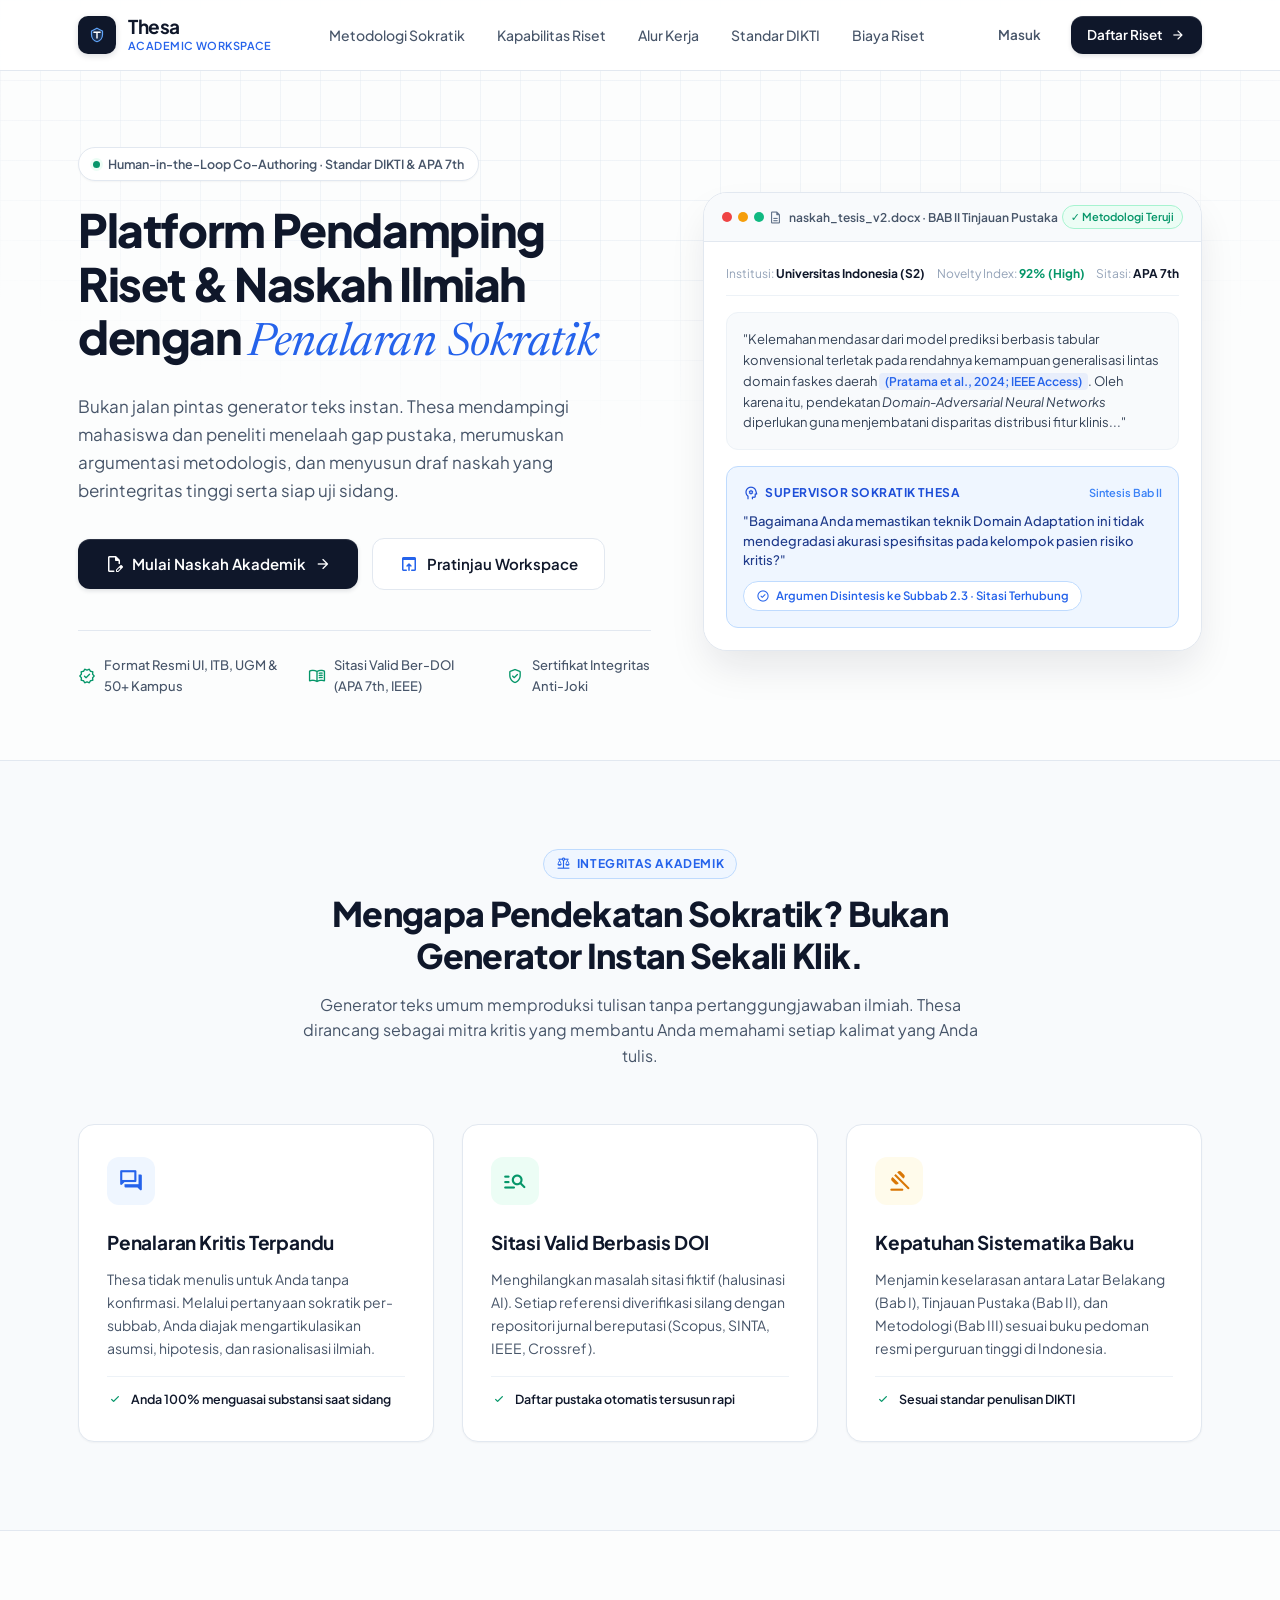
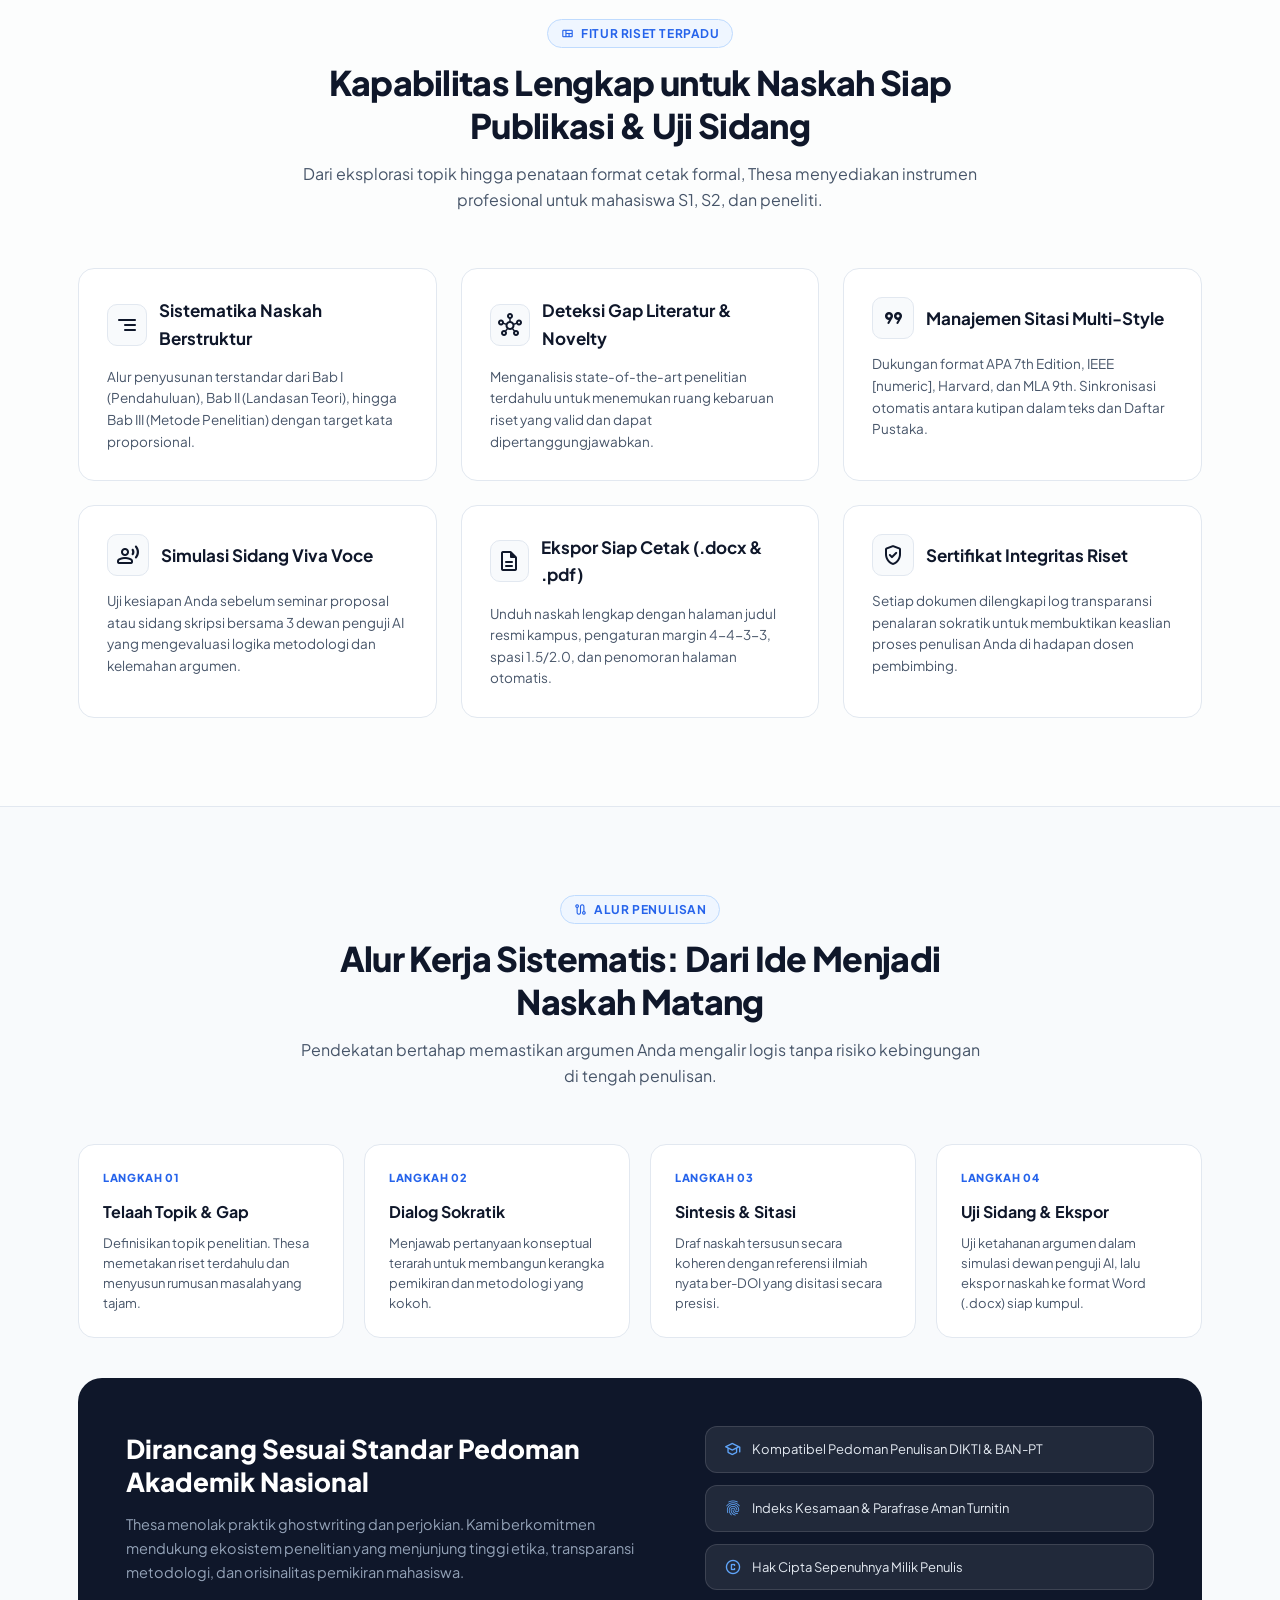
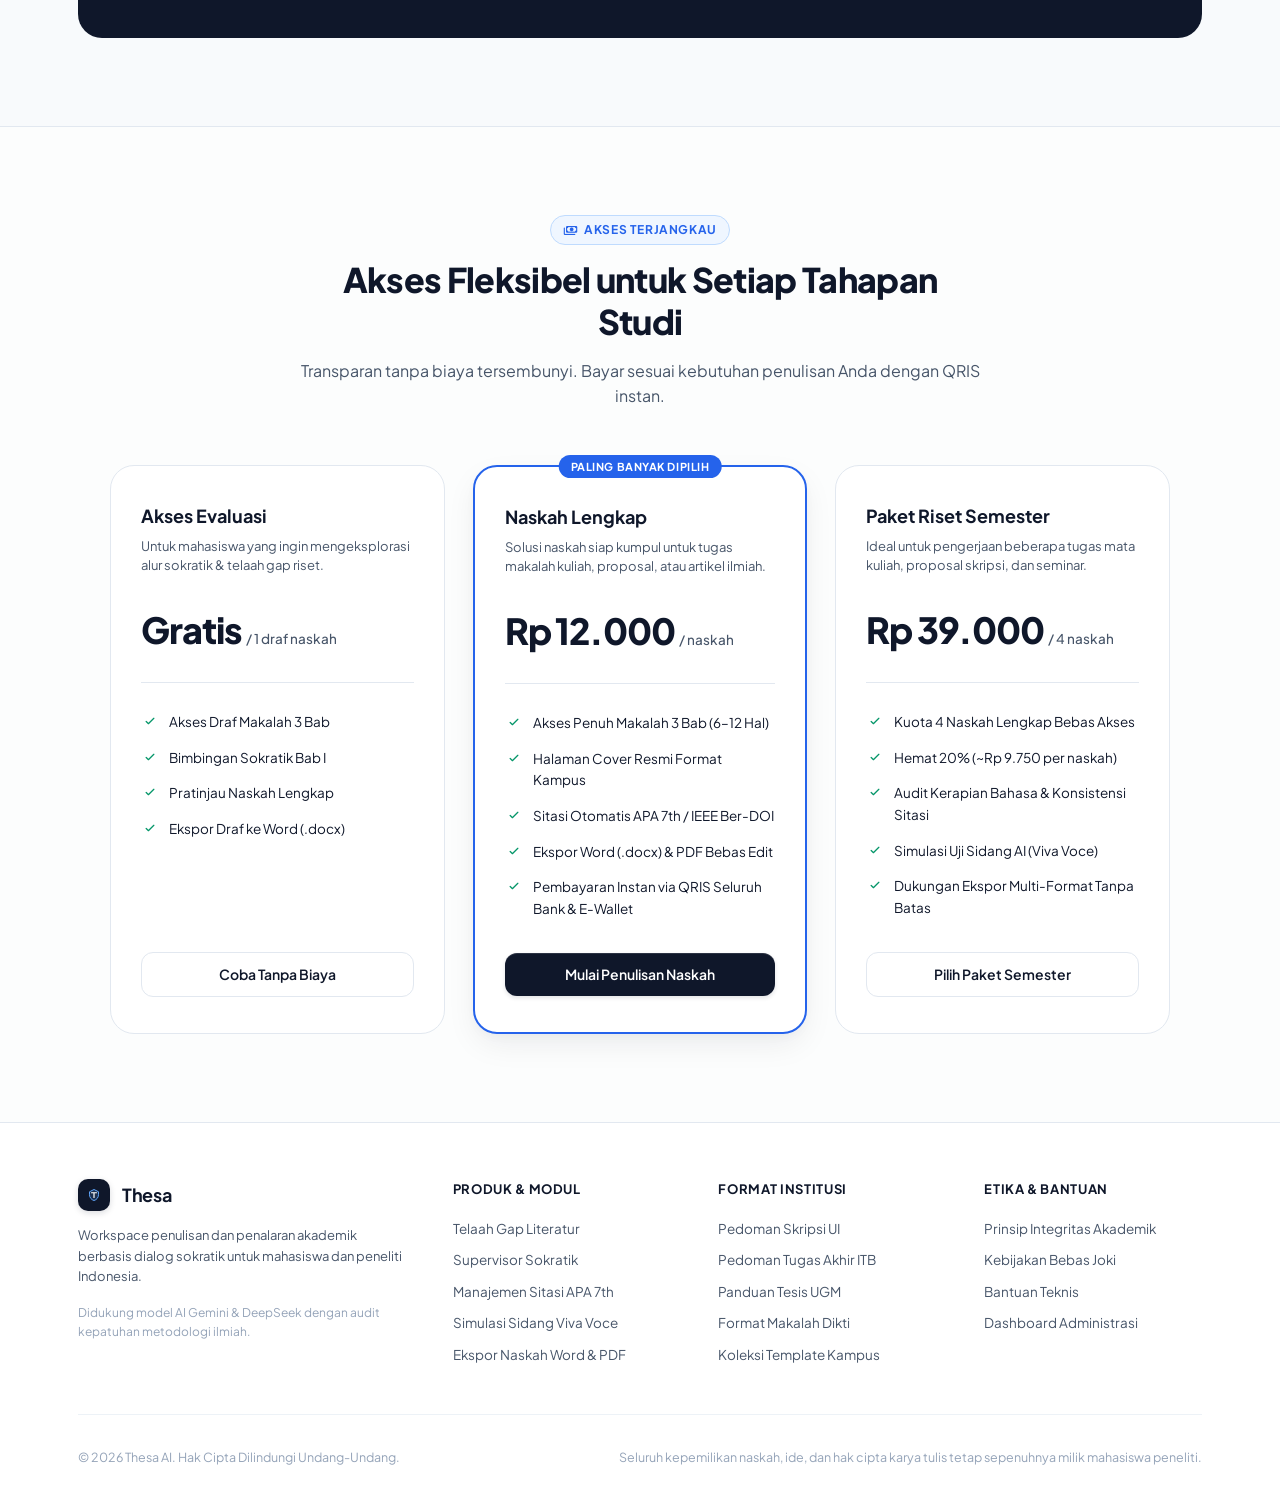
<file: web/index.html>
<!DOCTYPE html>
<html lang="id">
<head>
  <meta charset="UTF-8">
  <meta name="viewport" content="width=device-width, initial-scale=1.0">
  <title>Thesa — Platform Riset & Penulisan Naskah Akademik Berbasis Penalaran Sokratik</title>
  <meta name="description" content="Workspace penulisan karya tulis ilmiah, skripsi, dan tesis berbasis dialog sokratik interaktif. Deteksi gap literatur, sitasi otomatis APA 7th/IEEE, dan ekspor Word (.docx) berstandar DIKTI.">
  
  <!-- Open Graph & Social Sharing -->
  <meta property="og:type" content="website">
  <meta property="og:title" content="Thesa — Academic Research & Thesis Workspace">
  <meta property="og:description" content="Bukan generator teks instan. Thesa mendampingi mahasiswa dan peneliti menyusun naskah ilmiah berintegritas tinggi dengan penalaran Sokratik.">
  <meta property="og:site_name" content="Thesa">
  <meta name="theme-color" content="#0f172a">
  
  <!-- Favicon: Distinctive Academic Shield -->
  <link rel="icon" href="data:image/svg+xml,<svg xmlns='http://www.w3.org/2000/svg' viewBox='0 0 36 36' fill='none'><rect width='36' height='36' rx='8' fill='%230f172a'/><path d='M18 7L27 11.5V17.5C27 22.8 23.2 27.7 18 29C12.8 27.7 9 22.8 9 17.5V11.5L18 7Z' stroke='%233b82f6' stroke-width='1.6' fill='rgba(59,130,246,0.12)'/><path d='M14 13.5H22M18 13.5V23' stroke='%23ffffff' stroke-width='2' stroke-linecap='round'/></svg>">
  
  <!-- Typography: Plus Jakarta Sans & Newsreader for Academic Poise -->
  <link rel="preconnect" href="https://fonts.googleapis.com">
  <link rel="preconnect" href="https://fonts.gstatic.com" crossorigin>
  <link href="https://fonts.googleapis.com/css2?family=Newsreader:ital,opsz,wght@1,6..72,400;1,6..72,500&family=Plus+Jakarta+Sans:ital,wght@0,400;0,500;0,600;0,700;0,800;1,400&display=swap" rel="stylesheet">
  <link href="https://fonts.googleapis.com/css2?family=Material+Symbols+Rounded:opsz,wght,FILL,GRAD@24,400,0..1,0" rel="stylesheet">
  
  <style>
    /* ── DESIGN SYSTEM & TOKENS ── */
    *, *::before, *::after { box-sizing: border-box; margin: 0; padding: 0; }
    
    :root {
      --bg: #fcfdfd;
      --bg-subtle: #f8fafc;
      --surface: #ffffff;
      --surface-border: #e2e8f0;
      --surface-border-subtle: #edf2f7;
      
      --text-main: #0f172a;
      --text-muted: #475569;
      --text-dim: #94a3b8;
      
      --primary: #0f172a;
      --primary-hover: #1e293b;
      --primary-light: #f1f5f9;
      
      --accent: #2563eb;
      --accent-hover: #1d4ed8;
      --accent-soft: #eff6ff;
      --accent-border: #bfdbfe;
      
      --emerald: #059669;
      --emerald-soft: #ecfdf5;
      --emerald-border: #a7f3d0;
      
      --amber: #d97706;
      --amber-soft: #fffbeb;
      --amber-border: #fde68a;
      
      --font-sans: 'Plus Jakarta Sans', system-ui, -apple-system, sans-serif;
      --font-serif: 'Newsreader', Georgia, serif;
      
      --shadow-sm: 0 1px 2px 0 rgba(0, 0, 0, 0.04);
      --shadow-md: 0 4px 12px -2px rgba(15, 23, 42, 0.06), 0 2px 6px -1px rgba(15, 23, 42, 0.04);
      --shadow-lg: 0 12px 32px -4px rgba(15, 23, 42, 0.08), 0 4px 12px -2px rgba(15, 23, 42, 0.03);
      --shadow-xl: 0 20px 40px -6px rgba(15, 23, 42, 0.1);
      
      --r-sm: 8px;
      --r-md: 12px;
      --r-lg: 16px;
      --r-xl: 24px;
      --r-full: 9999px;
    }

    body {
      font-family: var(--font-sans);
      color: var(--text-main);
      background-color: var(--bg);
      line-height: 1.6;
      -webkit-font-smoothing: antialiased;
      -moz-osx-font-smoothing: grayscale;
      overflow-x: hidden;
    }

    a { text-decoration: none; color: inherit; }
    button { font-family: inherit; cursor: pointer; border: none; background: none; }
    .container { max-width: 1180px; margin: 0 auto; padding: 0 28px; }

    /* ── AMBIENT BACKGROUND GRAPHIC ── */
    .bg-grid-pattern {
      position: absolute;
      top: 0; left: 0; right: 0;
      height: 720px;
      background-image: 
        linear-gradient(to right, rgba(226, 232, 240, 0.45) 1px, transparent 1px),
        linear-gradient(to bottom, rgba(226, 232, 240, 0.45) 1px, transparent 1px);
      background-size: 40px 40px;
      mask-image: radial-gradient(ellipse 70% 60% at 50% 0%, #000 60%, transparent 100%);
      -webkit-mask-image: radial-gradient(ellipse 70% 60% at 50% 0%, #000 60%, transparent 100%);
      pointer-events: none;
      z-index: -1;
    }

    /* ── NAVIGATION BAR ── */
    .navbar {
      position: sticky;
      top: 0;
      z-index: 100;
      background: rgba(255, 255, 255, 0.88);
      backdrop-filter: blur(16px);
      -webkit-backdrop-filter: blur(16px);
      border-bottom: 1px solid var(--surface-border);
      padding: 16px 0;
      transition: all 0.2s ease;
    }

    .nav-wrap {
      display: flex;
      align-items: center;
      justify-content: space-between;
    }

    .brand-link {
      display: flex;
      align-items: center;
      gap: 12px;
    }

    .brand-mark {
      width: 38px;
      height: 38px;
      background: var(--primary);
      border-radius: 10px;
      display: flex;
      align-items: center;
      justify-content: center;
      color: #ffffff;
      box-shadow: 0 2px 6px rgba(15, 23, 42, 0.15);
    }

    .brand-text-block {
      display: flex;
      flex-direction: column;
    }

    .brand-name {
      font-size: 19px;
      font-weight: 700;
      letter-spacing: -0.02em;
      color: var(--text-main);
      line-height: 1.1;
    }

    .brand-tag {
      font-size: 11px;
      font-weight: 600;
      letter-spacing: 0.04em;
      text-transform: uppercase;
      color: var(--accent);
    }

    .nav-links {
      display: flex;
      align-items: center;
      gap: 32px;
      font-size: 14px;
      font-weight: 500;
      color: var(--text-muted);
    }

    .nav-links a {
      transition: color 0.15s ease;
    }

    .nav-links a:hover {
      color: var(--text-main);
    }

    .nav-actions {
      display: flex;
      align-items: center;
      gap: 14px;
    }

    /* ── BUTTONS ── */
    .btn {
      display: inline-flex;
      align-items: center;
      justify-content: center;
      gap: 8px;
      font-size: 14px;
      font-weight: 600;
      padding: 10px 20px;
      border-radius: var(--r-md);
      transition: all 0.18s cubic-bezier(0.16, 1, 0.3, 1);
      white-space: nowrap;
    }

    .btn-sm {
      padding: 8px 16px;
      font-size: 13.5px;
    }

    .btn-lg {
      padding: 13px 26px;
      font-size: 15px;
    }

    .btn-dark {
      background: var(--primary);
      color: #ffffff;
      box-shadow: 0 2px 4px rgba(15, 23, 42, 0.12), inset 0 1px 0 rgba(255, 255, 255, 0.12);
    }

    .btn-dark:hover {
      background: var(--primary-hover);
      transform: translateY(-1px);
      box-shadow: 0 4px 10px rgba(15, 23, 42, 0.18);
    }

    .btn-ghost {
      color: var(--text-muted);
      background: transparent;
    }

    .btn-ghost:hover {
      color: var(--text-main);
      background: var(--primary-light);
    }

    .btn-outline {
      border: 1px solid var(--surface-border);
      background: var(--surface);
      color: var(--text-main);
    }

    .btn-outline:hover {
      border-color: #cbd5e1;
      background: var(--bg-subtle);
    }

    /* ── HERO SECTION ── */
    .hero {
      padding: 76px 0 64px;
      position: relative;
    }

    .hero-grid {
      display: grid;
      grid-template-columns: 1.15fr 1fr;
      gap: 52px;
      align-items: center;
    }

    .hero-eyebrow {
      display: inline-flex;
      align-items: center;
      gap: 8px;
      background: var(--surface);
      border: 1px solid var(--surface-border);
      padding: 6px 14px;
      border-radius: var(--r-full);
      font-size: 12.5px;
      font-weight: 600;
      color: var(--text-muted);
      margin-bottom: 22px;
      box-shadow: var(--shadow-sm);
    }

    .hero-eyebrow .badge-dot {
      width: 7px;
      height: 7px;
      border-radius: 50%;
      background: var(--emerald);
      box-shadow: 0 0 0 3px var(--emerald-soft);
    }

    .hero-title {
      font-size: 46px;
      font-weight: 800;
      letter-spacing: -0.03em;
      line-height: 1.16;
      color: var(--text-main);
      margin-bottom: 20px;
    }

    .hero-title .serif-accent {
      font-family: var(--font-serif);
      font-style: italic;
      font-weight: 400;
      color: var(--accent);
      letter-spacing: -0.01em;
    }

    .hero-desc {
      font-size: 17px;
      line-height: 1.65;
      color: var(--text-muted);
      margin-bottom: 34px;
      max-width: 580px;
    }

    .hero-actions {
      display: flex;
      align-items: center;
      gap: 14px;
      margin-bottom: 40px;
      flex-wrap: wrap;
    }

    .trust-indicators {
      display: flex;
      align-items: center;
      gap: 28px;
      padding-top: 24px;
      border-top: 1px solid var(--surface-border);
    }

    .trust-item {
      display: flex;
      align-items: center;
      gap: 8px;
      font-size: 13px;
      font-weight: 500;
      color: var(--text-muted);
    }

    .trust-item .material-symbols-rounded {
      font-size: 18px;
      color: var(--emerald);
    }

    /* ── HERO INTERACTIVE WORKSPACE CANVAS PREVIEW ── */
    .workspace-preview-card {
      background: var(--surface);
      border: 1px solid var(--surface-border);
      border-radius: var(--r-xl);
      box-shadow: var(--shadow-xl);
      overflow: hidden;
      position: relative;
    }

    .preview-mac-header {
      background: #f8fafc;
      border-bottom: 1px solid var(--surface-border);
      padding: 12px 18px;
      display: flex;
      align-items: center;
      justify-content: space-between;
    }

    .preview-dots {
      display: flex;
      gap: 6px;
    }

    .preview-dot {
      width: 10px;
      height: 10px;
      border-radius: 50%;
    }
    .preview-dot.red { background: #ef4444; }
    .preview-dot.yellow { background: #f59e0b; }
    .preview-dot.green { background: #10b981; }

    .preview-doc-title {
      font-size: 12px;
      font-weight: 600;
      color: var(--text-muted);
      display: flex;
      align-items: center;
      gap: 6px;
    }

    .preview-status-pill {
      font-size: 11px;
      font-weight: 600;
      background: var(--emerald-soft);
      border: 1px solid var(--emerald-border);
      color: var(--emerald);
      padding: 2px 8px;
      border-radius: var(--r-full);
    }

    .preview-content {
      padding: 22px;
      display: flex;
      flex-direction: column;
      gap: 16px;
      background: #ffffff;
    }

    .preview-meta-row {
      display: flex;
      justify-content: space-between;
      align-items: center;
      font-size: 12px;
      padding-bottom: 12px;
      border-bottom: 1px solid var(--surface-border-subtle);
      color: var(--text-dim);
    }

    .preview-meta-row strong {
      color: var(--text-main);
    }

    .preview-academic-body {
      background: var(--bg-subtle);
      border: 1px solid var(--surface-border-subtle);
      border-radius: var(--r-md);
      padding: 16px;
      font-size: 13px;
      line-height: 1.6;
      color: #334155;
    }

    .preview-academic-body .citation {
      background: rgba(37, 99, 235, 0.08);
      color: var(--accent);
      padding: 1px 6px;
      border-radius: 4px;
      font-weight: 600;
      font-size: 12px;
    }

    .preview-socratic-box {
      border: 1px solid var(--accent-border);
      background: var(--accent-soft);
      border-radius: var(--r-md);
      padding: 16px;
      display: flex;
      flex-direction: column;
      gap: 10px;
    }

    .socratic-header {
      display: flex;
      align-items: center;
      justify-content: space-between;
    }

    .socratic-title {
      font-size: 12px;
      font-weight: 700;
      text-transform: uppercase;
      letter-spacing: 0.04em;
      color: var(--accent-hover);
      display: flex;
      align-items: center;
      gap: 6px;
    }

    .socratic-prompt {
      font-size: 13px;
      font-weight: 500;
      color: #1e3a8a;
      line-height: 1.5;
    }

    .socratic-action-chip {
      align-self: flex-start;
      display: inline-flex;
      align-items: center;
      gap: 6px;
      background: #ffffff;
      border: 1px solid var(--accent-border);
      padding: 5px 12px;
      border-radius: var(--r-full);
      font-size: 11.5px;
      font-weight: 600;
      color: var(--accent);
    }

    /* ── PHILOSOPHY SECTION (CO-AUTHORING VS JOKI AI) ── */
    .section {
      padding: 88px 0;
      position: relative;
    }

    .section-muted {
      background: var(--bg-subtle);
      border-top: 1px solid var(--surface-border);
      border-bottom: 1px solid var(--surface-border);
    }

    .section-head {
      text-align: center;
      max-width: 680px;
      margin: 0 auto 56px;
    }

    .section-badge {
      display: inline-flex;
      align-items: center;
      gap: 6px;
      font-size: 12px;
      font-weight: 700;
      text-transform: uppercase;
      letter-spacing: 0.05em;
      color: var(--accent);
      background: var(--accent-soft);
      border: 1px solid var(--accent-border);
      padding: 4px 12px;
      border-radius: var(--r-full);
      margin-bottom: 14px;
    }

    .section-title {
      font-size: 34px;
      font-weight: 800;
      letter-spacing: -0.02em;
      color: var(--text-main);
      line-height: 1.25;
      margin-bottom: 14px;
    }

    .section-desc {
      font-size: 16px;
      color: var(--text-muted);
      line-height: 1.6;
    }

    .pillars-grid {
      display: grid;
      grid-template-columns: repeat(3, 1fr);
      gap: 28px;
    }

    .pillar-card {
      background: var(--surface);
      border: 1px solid var(--surface-border);
      border-radius: var(--r-lg);
      padding: 32px 28px;
      box-shadow: var(--shadow-sm);
      transition: all 0.2s ease;
      display: flex;
      flex-direction: column;
    }

    .pillar-card:hover {
      transform: translateY(-3px);
      box-shadow: var(--shadow-md);
      border-color: #cbd5e1;
    }

    .pillar-icon-box {
      width: 48px;
      height: 48px;
      border-radius: var(--r-md);
      display: flex;
      align-items: center;
      justify-content: center;
      margin-bottom: 22px;
    }

    .pillar-card h3 {
      font-size: 19px;
      font-weight: 700;
      color: var(--text-main);
      margin-bottom: 10px;
      letter-spacing: -0.01em;
    }

    .pillar-card p {
      font-size: 14px;
      color: var(--text-muted);
      line-height: 1.65;
      margin-bottom: 16px;
      flex: 1;
    }

    .pillar-point {
      display: flex;
      align-items: center;
      gap: 8px;
      font-size: 12.5px;
      font-weight: 600;
      color: var(--text-main);
      padding-top: 12px;
      border-top: 1px solid var(--surface-border-subtle);
    }

    .pillar-point .material-symbols-rounded {
      font-size: 16px;
      color: var(--emerald);
    }

    /* ── CORE FEATURES (KAPABILITAS WORKSPACE) ── */
    .features-grid {
      display: grid;
      grid-template-columns: repeat(3, 1fr);
      gap: 24px;
    }

    .feature-box {
      background: var(--surface);
      border: 1px solid var(--surface-border);
      border-radius: var(--r-lg);
      padding: 28px;
      transition: all 0.2s ease;
    }

    .feature-box:hover {
      border-color: #cbd5e1;
      box-shadow: var(--shadow-md);
    }

    .feature-top {
      display: flex;
      align-items: center;
      gap: 12px;
      margin-bottom: 14px;
    }

    .feature-icon-wrap {
      width: 42px;
      height: 42px;
      border-radius: 10px;
      background: var(--bg-subtle);
      border: 1px solid var(--surface-border);
      display: flex;
      align-items: center;
      justify-content: center;
      color: var(--primary);
    }

    .feature-box h3 {
      font-size: 17px;
      font-weight: 700;
      color: var(--text-main);
    }

    .feature-box p {
      font-size: 13.5px;
      color: var(--text-muted);
      line-height: 1.6;
    }

    /* ── SCIENTIFIC WORKFLOW (ALUR RISET 4 LANGKAH) ── */
    .workflow-strip {
      display: grid;
      grid-template-columns: repeat(4, 1fr);
      gap: 20px;
      margin-top: 20px;
    }

    .workflow-step {
      background: var(--surface);
      border: 1px solid var(--surface-border);
      border-radius: var(--r-lg);
      padding: 24px;
      position: relative;
    }

    .step-number {
      font-size: 11px;
      font-weight: 800;
      letter-spacing: 0.06em;
      color: var(--accent);
      margin-bottom: 12px;
    }

    .workflow-step h4 {
      font-size: 16px;
      font-weight: 700;
      color: var(--text-main);
      margin-bottom: 8px;
    }

    .workflow-step p {
      font-size: 13px;
      color: var(--text-muted);
      line-height: 1.55;
    }

    /* ── PRICING SECTION ── */
    .pricing-grid {
      display: grid;
      grid-template-columns: repeat(3, 1fr);
      gap: 28px;
      max-width: 1060px;
      margin: 0 auto;
      align-items: stretch;
    }

    .price-card {
      background: var(--surface);
      border: 1px solid var(--surface-border);
      border-radius: var(--r-xl);
      padding: 36px 30px;
      display: flex;
      flex-direction: column;
      position: relative;
      transition: all 0.2s ease;
    }

    .price-card:hover {
      box-shadow: var(--shadow-lg);
    }

    .price-card.featured {
      border: 2px solid var(--accent);
      box-shadow: var(--shadow-lg);
    }

    .featured-tag {
      position: absolute;
      top: -12px;
      left: 50%;
      transform: translateX(-50%);
      background: var(--accent);
      color: #ffffff;
      font-size: 11px;
      font-weight: 700;
      letter-spacing: 0.05em;
      text-transform: uppercase;
      padding: 3px 12px;
      border-radius: var(--r-full);
    }

    .price-card-head {
      margin-bottom: 24px;
    }

    .price-plan-name {
      font-size: 18px;
      font-weight: 700;
      color: var(--text-main);
      margin-bottom: 6px;
    }

    .price-plan-desc {
      font-size: 13px;
      color: var(--text-muted);
      line-height: 1.5;
      min-height: 40px;
    }

    .price-amount-box {
      display: flex;
      align-items: baseline;
      gap: 4px;
      margin-bottom: 28px;
      padding-bottom: 24px;
      border-bottom: 1px solid var(--surface-border);
    }

    .price-val {
      font-size: 36px;
      font-weight: 800;
      letter-spacing: -0.03em;
      color: var(--text-main);
    }

    .price-unit {
      font-size: 13.5px;
      font-weight: 500;
      color: var(--text-muted);
    }

    .price-features-list {
      list-style: none;
      display: flex;
      flex-direction: column;
      gap: 14px;
      margin-bottom: 34px;
      flex: 1;
    }

    .price-features-list li {
      display: flex;
      align-items: flex-start;
      gap: 10px;
      font-size: 13.5px;
      color: var(--text-main);
    }

    .price-features-list li .material-symbols-rounded {
      font-size: 18px;
      color: var(--emerald);
      flex-shrink: 0;
      margin-top: 1px;
    }

    /* ── ETHICS & COMPLIANCE BANNER ── */
    .ethics-banner {
      background: var(--primary);
      color: #ffffff;
      border-radius: var(--r-xl);
      padding: 48px;
      display: grid;
      grid-template-columns: 1.2fr 1fr;
      gap: 40px;
      align-items: center;
      margin-top: 40px;
    }

    .ethics-banner h3 {
      font-size: 26px;
      font-weight: 800;
      line-height: 1.3;
      margin-bottom: 14px;
    }

    .ethics-banner p {
      font-size: 14.5px;
      color: #94a3b8;
      line-height: 1.65;
    }

    .ethics-pills {
      display: flex;
      flex-direction: column;
      gap: 12px;
    }

    .ethics-pill {
      background: rgba(255, 255, 255, 0.08);
      border: 1px solid rgba(255, 255, 255, 0.12);
      border-radius: var(--r-md);
      padding: 12px 18px;
      font-size: 13px;
      display: flex;
      align-items: center;
      gap: 10px;
      color: #e2e8f0;
    }

    .ethics-pill .material-symbols-rounded {
      font-size: 18px;
      color: #60a5fa;
    }

    /* ── FOOTER ── */
    footer {
      border-top: 1px solid var(--surface-border);
      padding: 56px 0 40px;
      background: var(--surface);
      font-size: 13.5px;
      color: var(--text-muted);
    }

    .footer-grid {
      display: grid;
      grid-template-columns: 1.5fr 1fr 1fr 1fr;
      gap: 48px;
      margin-bottom: 48px;
    }

    .footer-col h5 {
      font-size: 13px;
      font-weight: 700;
      text-transform: uppercase;
      letter-spacing: 0.05em;
      color: var(--text-main);
      margin-bottom: 18px;
    }

    .footer-col ul {
      list-style: none;
      display: flex;
      flex-direction: column;
      gap: 10px;
    }

    .footer-col a:hover {
      color: var(--text-main);
    }

    .footer-bottom {
      display: flex;
      justify-content: space-between;
      align-items: center;
      padding-top: 32px;
      border-top: 1px solid var(--surface-border-subtle);
      font-size: 12.5px;
      color: var(--text-dim);
    }

    /* ── RESPONSIVE ADAPTATIONS ── */
    @media (max-width: 980px) {
      .hero-grid { grid-template-columns: 1fr; gap: 40px; }
      .pillars-grid { grid-template-columns: 1fr; }
      .features-grid { grid-template-columns: 1fr 1fr; }
      .workflow-strip { grid-template-columns: 1fr 1fr; }
      .pricing-grid { grid-template-columns: 1fr; max-width: 420px; }
      .ethics-banner { grid-template-columns: 1fr; padding: 32px 24px; }
      .footer-grid { grid-template-columns: 1fr 1fr; gap: 32px; }
      .nav-links { display: none; }
      .hero-title { font-size: 34px; }
    }

    @media (max-width: 640px) {
      .features-grid { grid-template-columns: 1fr; }
      .workflow-strip { grid-template-columns: 1fr; }
      .footer-grid { grid-template-columns: 1fr; }
      .trust-indicators { flex-direction: column; align-items: flex-start; gap: 12px; }
      .hero-actions { flex-direction: column; width: 100%; }
      .btn-lg { width: 100%; }
      .hero { padding: 44px 0 36px; }
    }
  </style>
</head>
<body>

  <div class="bg-grid-pattern"></div>

  <!-- ── NAVBAR ── -->
  <nav class="navbar">
    <div class="container nav-wrap">
      <a href="index.html" class="brand-link">
        <div class="brand-mark">
          <svg width="22" height="22" viewBox="0 0 36 36" fill="none">
            <path d="M18 7L27 11.5V17.5C27 22.8 23.2 27.7 18 29C12.8 27.7 9 22.8 9 17.5V11.5L18 7Z" stroke="#60a5fa" stroke-width="2" fill="rgba(96,165,250,0.18)"/>
            <path d="M13 13.5H23M18 13.5V23" stroke="#ffffff" stroke-width="2.4" stroke-linecap="round"/>
          </svg>
        </div>
        <div class="brand-text-block">
          <span class="brand-name">Thesa</span>
          <span class="brand-tag">Academic Workspace</span>
        </div>
      </a>

      <div class="nav-links">
        <a href="#metodologi">Metodologi Sokratik</a>
        <a href="#fitur">Kapabilitas Riset</a>
        <a href="#alur">Alur Kerja</a>
        <a href="#standar">Standar DIKTI</a>
        <a href="#biaya">Biaya Riset</a>
      </div>

      <div class="nav-actions">
        <a href="auth.html?mode=login" class="btn btn-sm btn-ghost">Masuk</a>
        <a href="auth.html?mode=register" class="btn btn-sm btn-dark">
          <span>Daftar Riset</span>
          <span class="material-symbols-rounded" style="font-size:16px;">arrow_forward</span>
        </a>
      </div>
    </div>
  </nav>

  <!-- ── HERO SECTION ── -->
  <section class="hero">
    <div class="container hero-grid">
      <div>
        <div class="hero-eyebrow">
          <span class="badge-dot"></span>
          <span>Human-in-the-Loop Co-Authoring · Standar DIKTI &amp; APA 7th</span>
        </div>

        <h1 class="hero-title">
          Platform Pendamping Riset &amp; Naskah Ilmiah dengan <span class="serif-accent">Penalaran Sokratik</span>
        </h1>

        <p class="hero-desc">
          Bukan jalan pintas generator teks instan. Thesa mendampingi mahasiswa dan peneliti menelaah gap pustaka, merumuskan argumentasi metodologis, dan menyusun draf naskah yang berintegritas tinggi serta siap uji sidang.
        </p>

        <div class="hero-actions">
          <a href="auth.html" class="btn btn-lg btn-dark">
            <span class="material-symbols-rounded" style="font-size:20px;">edit_document</span>
            <span>Mulai Naskah Akademik</span>
            <span class="material-symbols-rounded" style="font-size:18px;">arrow_forward</span>
          </a>
          <a href="app.html" class="btn btn-lg btn-outline">
            <span class="material-symbols-rounded" style="font-size:20px; color:var(--accent);">open_in_browser</span>
            <span>Pratinjau Workspace</span>
          </a>
        </div>

        <div class="trust-indicators">
          <div class="trust-item">
            <span class="material-symbols-rounded">verified</span>
            <span>Format Resmi UI, ITB, UGM &amp; 50+ Kampus</span>
          </div>
          <div class="trust-item">
            <span class="material-symbols-rounded">menu_book</span>
            <span>Sitasi Valid Ber-DOI (APA 7th, IEEE)</span>
          </div>
          <div class="trust-item">
            <span class="material-symbols-rounded">verified_user</span>
            <span>Sertifikat Integritas Anti-Joki</span>
          </div>
        </div>
      </div>

      <!-- Right Interactive Research Workspace Canvas -->
      <div class="workspace-preview-card">
        <div class="preview-mac-header">
          <div class="preview-dots">
            <span class="preview-dot red"></span>
            <span class="preview-dot yellow"></span>
            <span class="preview-dot green"></span>
          </div>
          <div class="preview-doc-title">
            <span class="material-symbols-rounded" style="font-size:15px; color:#64748b;">description</span>
            <span>naskah_tesis_v2.docx · BAB II Tinjauan Pustaka</span>
          </div>
          <span class="preview-status-pill">✓ Metodologi Teruji</span>
        </div>

        <div class="preview-content">
          <div class="preview-meta-row">
            <div>Institusi: <strong>Universitas Indonesia (S2)</strong></div>
            <div>Novelty Index: <strong style="color:var(--emerald);">92% (High)</strong></div>
            <div>Sitasi: <strong>APA 7th</strong></div>
          </div>

          <!-- Academic text snippet -->
          <div class="preview-academic-body">
            <p>
              "Kelemahan mendasar dari model prediksi berbasis tabular konvensional terletak pada rendahnya kemampuan generalisasi lintas domain faskes daerah <span class="citation">(Pratama et al., 2024; IEEE Access)</span>. Oleh karena itu, pendekatan <em>Domain-Adversarial Neural Networks</em> diperlukan guna menjembatani disparitas distribusi fitur klinis..."
            </p>
          </div>

          <!-- Socratic Prompt Note -->
          <div class="preview-socratic-box">
            <div class="socratic-header">
              <span class="socratic-title">
                <span class="material-symbols-rounded" style="font-size:16px;">psychology</span>
                Supervisor Sokratik Thesa
              </span>
              <span style="font-size:11px; font-weight:600; color:#3b82f6;">Sintesis Bab II</span>
            </div>
            <p class="socratic-prompt">
              "Bagaimana Anda memastikan teknik Domain Adaptation ini tidak mendegradasi akurasi spesifisitas pada kelompok pasien risiko kritis?"
            </p>
            <div class="socratic-action-chip">
              <span class="material-symbols-rounded" style="font-size:14px;">check_circle</span>
              <span>Argumen Disintesis ke Subbab 2.3 · Sitasi Terhubung</span>
            </div>
          </div>
        </div>
      </div>
    </div>
  </section>

  <!-- ── PHILOSOPHY SECTION (KENAPA SOKRATIK? BUKAN JOKI) ── -->
  <section class="section section-muted" id="metodologi">
    <div class="container">
      <div class="section-head">
        <div class="section-badge">
          <span class="material-symbols-rounded" style="font-size:15px;">balance</span>
          <span>Integritas Akademik</span>
        </div>
        <h2 class="section-title">Mengapa Pendekatan Sokratik? Bukan Generator Instan Sekali Klik.</h2>
        <p class="section-desc">
          Generator teks umum memproduksi tulisan tanpa pertanggungjawaban ilmiah. Thesa dirancang sebagai mitra kritis yang membantu Anda memahami setiap kalimat yang Anda tulis.
        </p>
      </div>

      <div class="pillars-grid">
        <!-- Pillar 1 -->
        <div class="pillar-card">
          <div class="pillar-icon-box" style="background:#eff6ff; color:#2563eb;">
            <span class="material-symbols-rounded" style="font-size:26px;">forum</span>
          </div>
          <h3>Penalaran Kritis Terpandu</h3>
          <p>
            Thesa tidak menulis untuk Anda tanpa konfirmasi. Melalui pertanyaan sokratik per-subbab, Anda diajak mengartikulasikan asumsi, hipotesis, dan rasionalisasi ilmiah.
          </p>
          <div class="pillar-point">
            <span class="material-symbols-rounded">check</span>
            <span>Anda 100% menguasai substansi saat sidang</span>
          </div>
        </div>

        <!-- Pillar 2 -->
        <div class="pillar-card">
          <div class="pillar-icon-box" style="background:#ecfdf5; color:#059669;">
            <span class="material-symbols-rounded" style="font-size:26px;">manage_search</span>
          </div>
          <h3>Sitasi Valid Berbasis DOI</h3>
          <p>
            Menghilangkan masalah sitasi fiktif (halusinasi AI). Setiap referensi diverifikasi silang dengan repositori jurnal bereputasi (Scopus, SINTA, IEEE, Crossref).
          </p>
          <div class="pillar-point">
            <span class="material-symbols-rounded">check</span>
            <span>Daftar pustaka otomatis tersusun rapi</span>
          </div>
        </div>

        <!-- Pillar 3 -->
        <div class="pillar-card">
          <div class="pillar-icon-box" style="background:#fffbeb; color:#d97706;">
            <span class="material-symbols-rounded" style="font-size:26px;">gavel</span>
          </div>
          <h3>Kepatuhan Sistematika Baku</h3>
          <p>
            Menjamin keselarasan antara Latar Belakang (Bab I), Tinjauan Pustaka (Bab II), dan Metodologi (Bab III) sesuai buku pedoman resmi perguruan tinggi di Indonesia.
          </p>
          <div class="pillar-point">
            <span class="material-symbols-rounded">check</span>
            <span>Sesuai standar penulisan DIKTI</span>
          </div>
        </div>
      </div>
    </div>
  </section>

  <!-- ── KAPABILITAS WORKSPACE (CORE FEATURES) ── -->
  <section class="section" id="fitur">
    <div class="container">
      <div class="section-head">
        <div class="section-badge">
          <span class="material-symbols-rounded" style="font-size:15px;">view_quilt</span>
          <span>Fitur Riset Terpadu</span>
        </div>
        <h2 class="section-title">Kapabilitas Lengkap untuk Naskah Siap Publikasi &amp; Uji Sidang</h2>
        <p class="section-desc">
          Dari eksplorasi topik hingga penataan format cetak formal, Thesa menyediakan instrumen profesional untuk mahasiswa S1, S2, dan peneliti.
        </p>
      </div>

      <div class="features-grid">
        <!-- Feature 1 -->
        <div class="feature-box">
          <div class="feature-top">
            <div class="feature-icon-wrap">
              <span class="material-symbols-rounded">segment</span>
            </div>
            <h3>Sistematika Naskah Berstruktur</h3>
          </div>
          <p>
            Alur penyusunan terstandar dari Bab I (Pendahuluan), Bab II (Landasan Teori), hingga Bab III (Metode Penelitian) dengan target kata proporsional.
          </p>
        </div>

        <!-- Feature 2 -->
        <div class="feature-box">
          <div class="feature-top">
            <div class="feature-icon-wrap">
              <span class="material-symbols-rounded">hub</span>
            </div>
            <h3>Deteksi Gap Literatur &amp; Novelty</h3>
          </div>
          <p>
            Menganalisis state-of-the-art penelitian terdahulu untuk menemukan ruang kebaruan riset yang valid dan dapat dipertanggungjawabkan.
          </p>
        </div>

        <!-- Feature 3 -->
        <div class="feature-box">
          <div class="feature-top">
            <div class="feature-icon-wrap">
              <span class="material-symbols-rounded">format_quote</span>
            </div>
            <h3>Manajemen Sitasi Multi-Style</h3>
          </div>
          <p>
            Dukungan format APA 7th Edition, IEEE [numeric], Harvard, dan MLA 9th. Sinkronisasi otomatis antara kutipan dalam teks dan Daftar Pustaka.
          </p>
        </div>

        <!-- Feature 4 -->
        <div class="feature-box">
          <div class="feature-top">
            <div class="feature-icon-wrap">
              <span class="material-symbols-rounded">record_voice_over</span>
            </div>
            <h3>Simulasi Sidang Viva Voce</h3>
          </div>
          <p>
            Uji kesiapan Anda sebelum seminar proposal atau sidang skripsi bersama 3 dewan penguji AI yang mengevaluasi logika metodologi dan kelemahan argumen.
          </p>
        </div>

        <!-- Feature 5 -->
        <div class="feature-box">
          <div class="feature-top">
            <div class="feature-icon-wrap">
              <span class="material-symbols-rounded">description</span>
            </div>
            <h3>Ekspor Siap Cetak (.docx &amp; .pdf)</h3>
          </div>
          <p>
            Unduh naskah lengkap dengan halaman judul resmi kampus, pengaturan margin 4-4-3-3, spasi 1.5/2.0, dan penomoran halaman otomatis.
          </p>
        </div>

        <!-- Feature 6 -->
        <div class="feature-box">
          <div class="feature-top">
            <div class="feature-icon-wrap">
              <span class="material-symbols-rounded">verified_user</span>
            </div>
            <h3>Sertifikat Integritas Riset</h3>
          </div>
          <p>
            Setiap dokumen dilengkapi log transparansi penalaran sokratik untuk membuktikan keaslian proses penulisan Anda di hadapan dosen pembimbing.
          </p>
        </div>
      </div>
    </div>
  </section>

  <!-- ── ALUR KERJA ILMIAH (4 LANGKAH) ── -->
  <section class="section section-muted" id="alur">
    <div class="container">
      <div class="section-head">
        <div class="section-badge">
          <span class="material-symbols-rounded" style="font-size:15px;">route</span>
          <span>Alur Penulisan</span>
        </div>
        <h2 class="section-title">Alur Kerja Sistematis: Dari Ide Menjadi Naskah Matang</h2>
        <p class="section-desc">
          Pendekatan bertahap memastikan argumen Anda mengalir logis tanpa risiko kebingungan di tengah penulisan.
        </p>
      </div>

      <div class="workflow-strip">
        <div class="workflow-step">
          <div class="step-number">LANGKAH 01</div>
          <h4>Telaah Topik &amp; Gap</h4>
          <p>Definisikan topik penelitian. Thesa memetakan riset terdahulu dan menyusun rumusan masalah yang tajam.</p>
        </div>

        <div class="workflow-step">
          <div class="step-number">LANGKAH 02</div>
          <h4>Dialog Sokratik</h4>
          <p>Menjawab pertanyaan konseptual terarah untuk membangun kerangka pemikiran dan metodologi yang kokoh.</p>
        </div>

        <div class="workflow-step">
          <div class="step-number">LANGKAH 03</div>
          <h4>Sintesis &amp; Sitasi</h4>
          <p>Draf naskah tersusun secara koheren dengan referensi ilmiah nyata ber-DOI yang disitasi secara presisi.</p>
        </div>

        <div class="workflow-step">
          <div class="step-number">LANGKAH 04</div>
          <h4>Uji Sidang &amp; Ekspor</h4>
          <p>Uji ketahanan argumen dalam simulasi dewan penguji AI, lalu ekspor naskah ke format Word (.docx) siap kumpul.</p>
        </div>
      </div>

      <!-- Ethics Banner -->
      <div class="ethics-banner" id="standar">
        <div>
          <h3>Dirancang Sesuai Standar Pedoman Akademik Nasional</h3>
          <p>
            Thesa menolak praktik ghostwriting dan perjokian. Kami berkomitmen mendukung ekosistem penelitian yang menjunjung tinggi etika, transparansi metodologi, dan orisinalitas pemikiran mahasiswa.
          </p>
        </div>
        <div class="ethics-pills">
          <div class="ethics-pill">
            <span class="material-symbols-rounded">school</span>
            <span>Kompatibel Pedoman Penulisan DIKTI &amp; BAN-PT</span>
          </div>
          <div class="ethics-pill">
            <span class="material-symbols-rounded">fingerprint</span>
            <span>Indeks Kesamaan &amp; Parafrase Aman Turnitin</span>
          </div>
          <div class="ethics-pill">
            <span class="material-symbols-rounded">copyright</span>
            <span>Hak Cipta Sepenuhnya Milik Penulis</span>
          </div>
        </div>
      </div>
    </div>
  </section>

  <!-- ── BIAYA & AKSES (PRICING) ── -->
  <section class="section" id="biaya">
    <div class="container">
      <div class="section-head">
        <div class="section-badge">
          <span class="material-symbols-rounded" style="font-size:15px;">payments</span>
          <span>Akses Terjangkau</span>
        </div>
        <h2 class="section-title">Akses Fleksibel untuk Setiap Tahapan Studi</h2>
        <p class="section-desc">
          Transparan tanpa biaya tersembunyi. Bayar sesuai kebutuhan penulisan Anda dengan QRIS instan.
        </p>
      </div>

      <div class="pricing-grid">
        <!-- Tier 1: Trial -->
        <div class="price-card">
          <div class="price-card-head">
            <div class="price-plan-name">Akses Evaluasi</div>
            <div class="price-plan-desc">Untuk mahasiswa yang ingin mengeksplorasi alur sokratik &amp; telaah gap riset.</div>
          </div>

          <div class="price-amount-box">
            <div class="price-val">Gratis</div>
            <div class="price-unit">/ 1 draf naskah</div>
          </div>

          <ul class="price-features-list">
            <li>
              <span class="material-symbols-rounded">check</span>
              <span>Akses Draf Makalah 3 Bab</span>
            </li>
            <li>
              <span class="material-symbols-rounded">check</span>
              <span>Bimbingan Sokratik Bab I</span>
            </li>
            <li>
              <span class="material-symbols-rounded">check</span>
              <span>Pratinjau Naskah Lengkap</span>
            </li>
            <li>
              <span class="material-symbols-rounded">check</span>
              <span>Ekspor Draf ke Word (.docx)</span>
            </li>
          </ul>

          <a href="auth.html" class="btn btn-outline" style="width:100%;">Coba Tanpa Biaya</a>
        </div>

        <!-- Tier 2: Single Naskah (Featured) -->
        <div class="price-card featured">
          <span class="featured-tag">Paling Banyak Dipilih</span>

          <div class="price-card-head">
            <div class="price-plan-name">Naskah Lengkap</div>
            <div class="price-plan-desc">Solusi naskah siap kumpul untuk tugas makalah kuliah, proposal, atau artikel ilmiah.</div>
          </div>

          <div class="price-amount-box">
            <div class="price-val">Rp 12.000</div>
            <div class="price-unit">/ naskah</div>
          </div>

          <ul class="price-features-list">
            <li>
              <span class="material-symbols-rounded">check</span>
              <span>Akses Penuh Makalah 3 Bab (6–12 Hal)</span>
            </li>
            <li>
              <span class="material-symbols-rounded">check</span>
              <span>Halaman Cover Resmi Format Kampus</span>
            </li>
            <li>
              <span class="material-symbols-rounded">check</span>
              <span>Sitasi Otomatis APA 7th / IEEE Ber-DOI</span>
            </li>
            <li>
              <span class="material-symbols-rounded">check</span>
              <span>Ekspor Word (.docx) &amp; PDF Bebas Edit</span>
            </li>
            <li>
              <span class="material-symbols-rounded">check</span>
              <span>Pembayaran Instan via QRIS Seluruh Bank &amp; E-Wallet</span>
            </li>
          </ul>

          <a href="auth.html" class="btn btn-dark" style="width:100%;">Mulai Penulisan Naskah</a>
        </div>

        <!-- Tier 3: Paket Semester -->
        <div class="price-card">
          <div class="price-card-head">
            <div class="price-plan-name">Paket Riset Semester</div>
            <div class="price-plan-desc">Ideal untuk pengerjaan beberapa tugas mata kuliah, proposal skripsi, dan seminar.</div>
          </div>

          <div class="price-amount-box">
            <div class="price-val">Rp 39.000</div>
            <div class="price-unit">/ 4 naskah</div>
          </div>

          <ul class="price-features-list">
            <li>
              <span class="material-symbols-rounded">check</span>
              <span>Kuota 4 Naskah Lengkap Bebas Akses</span>
            </li>
            <li>
              <span class="material-symbols-rounded">check</span>
              <span>Hemat 20% (~Rp 9.750 per naskah)</span>
            </li>
            <li>
              <span class="material-symbols-rounded">check</span>
              <span>Audit Kerapian Bahasa &amp; Konsistensi Sitasi</span>
            </li>
            <li>
              <span class="material-symbols-rounded">check</span>
              <span>Simulasi Uji Sidang AI (Viva Voce)</span>
            </li>
            <li>
              <span class="material-symbols-rounded">check</span>
              <span>Dukungan Ekspor Multi-Format Tanpa Batas</span>
            </li>
          </ul>

          <a href="auth.html" class="btn btn-outline" style="width:100%;">Pilih Paket Semester</a>
        </div>
      </div>
    </div>
  </section>

  <!-- ── FOOTER ── -->
  <footer>
    <div class="container">
      <div class="footer-grid">
        <div class="footer-col">
          <div class="brand-link" style="margin-bottom:14px;">
            <div class="brand-mark" style="width:32px; height:32px;">
              <svg width="18" height="18" viewBox="0 0 36 36" fill="none">
                <path d="M18 7L27 11.5V17.5C27 22.8 23.2 27.7 18 29C12.8 27.7 9 22.8 9 17.5V11.5L18 7Z" stroke="#60a5fa" stroke-width="2" fill="rgba(96,165,250,0.18)"/>
                <path d="M13 13.5H23M18 13.5V23" stroke="#ffffff" stroke-width="2.4" stroke-linecap="round"/>
              </svg>
            </div>
            <span class="brand-name" style="font-size:18px;">Thesa</span>
          </div>
          <p style="font-size:13px; line-height:1.6; color:var(--text-muted); margin-bottom:16px;">
            Workspace penulisan dan penalaran akademik berbasis dialog sokratik untuk mahasiswa dan peneliti Indonesia.
          </p>
          <div style="font-size:12px; color:var(--text-dim);">
            Didukung model AI Gemini &amp; DeepSeek dengan audit kepatuhan metodologi ilmiah.
          </div>
        </div>

        <div class="footer-col">
          <h5>Produk &amp; Modul</h5>
          <ul>
            <li><a href="#fitur">Telaah Gap Literatur</a></li>
            <li><a href="#fitur">Supervisor Sokratik</a></li>
            <li><a href="#fitur">Manajemen Sitasi APA 7th</a></li>
            <li><a href="#fitur">Simulasi Sidang Viva Voce</a></li>
            <li><a href="#fitur">Ekspor Naskah Word &amp; PDF</a></li>
          </ul>
        </div>

        <div class="footer-col">
          <h5>Format Institusi</h5>
          <ul>
            <li><a href="app.html">Pedoman Skripsi UI</a></li>
            <li><a href="app.html">Pedoman Tugas Akhir ITB</a></li>
            <li><a href="app.html">Panduan Tesis UGM</a></li>
            <li><a href="app.html">Format Makalah Dikti</a></li>
            <li><a href="app.html">Koleksi Template Kampus</a></li>
          </ul>
        </div>

        <div class="footer-col">
          <h5>Etika &amp; Bantuan</h5>
          <ul>
            <li><a href="#standar">Prinsip Integritas Akademik</a></li>
            <li><a href="#standar">Kebijakan Bebas Joki</a></li>
            <li><a href="mailto:support@thesa.ai">Bantuan Teknis</a></li>
            <li><a href="admin.html">Dashboard Administrasi</a></li>
          </ul>
        </div>
      </div>

      <div class="footer-bottom">
        <div>© 2026 Thesa AI. Hak Cipta Dilindungi Undang-Undang.</div>
        <div>Seluruh kepemilikan naskah, ide, dan hak cipta karya tulis tetap sepenuhnya milik mahasiswa peneliti.</div>
      </div>
    </div>
  </footer>

  <script>
    // Smart Auth Redirection
    function handleSmartAuth(targetPath = 'auth.html') {
      const user = localStorage.getItem('thesaUser') || sessionStorage.getItem('thesaUser');
      if (user) {
        window.location.href = 'app.html';
      } else {
        window.location.href = targetPath;
      }
    }

    document.addEventListener('DOMContentLoaded', () => {
      // Connect CTAs to smart auth handler
      document.querySelectorAll('a[href="auth.html"]').forEach(btn => {
        btn.addEventListener('click', (e) => {
          const user = localStorage.getItem('thesaUser') || sessionStorage.getItem('thesaUser');
          if (user) {
            e.preventDefault();
            window.location.href = 'app.html';
          }
        });
      });
    });
  </script>
</body>
</html>
</file>
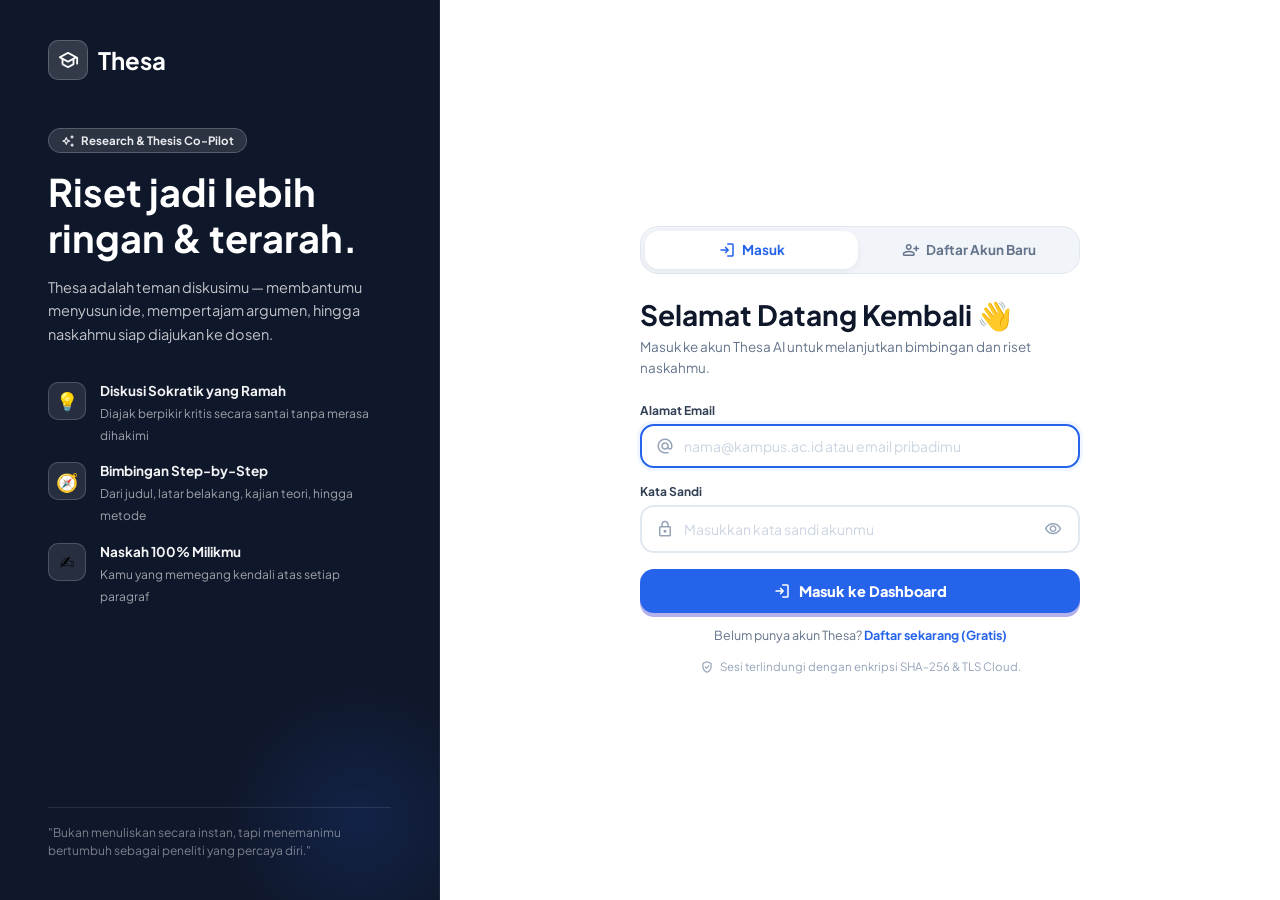
<file: web/app.html>
<!DOCTYPE html>
<html lang="id">
<head>
  <meta charset="UTF-8">
  <meta name="viewport" content="width=device-width, initial-scale=1.0">
  <title>Thesa AI — Thesis & Research Co-Pilot</title>
  <meta name="description" content="Platform pembimbing riset dan penulisan karya tulis ilmiah berbasis dialog sokratik interaktif dan Human-in-the-Loop Co-Authoring.">
  
  <!-- Open Graph & Social Sharing -->
  <meta property="og:type" content="website">
  <meta property="og:title" content="Thesa AI — Thesis & Research Co-Pilot">
  <meta property="og:description" content="Platform pembimbing riset dan penulisan karya tulis ilmiah berbasis dialog sokratik interaktif.">
  <meta property="og:site_name" content="Thesa AI">
  <meta name="theme-color" content="#0f172a">
  <link rel="icon" href="data:image/svg+xml,<svg xmlns='http://www.w3.org/2000/svg' viewBox='0 0 36 36' fill='none'><rect width='36' height='36' rx='8' fill='%230f172a'/><path d='M18 7L27 11.5V17.5C27 22.8 23.2 27.7 18 29C12.8 27.7 9 22.8 9 17.5V11.5L18 7Z' stroke='%233b82f6' stroke-width='1.6' fill='rgba(59,130,246,0.12)'/><path d='M14 13.5H22M18 13.5V23' stroke='%23ffffff' stroke-width='2' stroke-linecap='round'/></svg>">
  
  <link rel="preconnect" href="https://fonts.googleapis.com">
  <link rel="preconnect" href="https://fonts.gstatic.com" crossorigin>
  <link href="https://fonts.googleapis.com/css2?family=Plus+Jakarta+Sans:wght@400;500;600;700;800&family=JetBrains+Mono:wght@400;500;600;700&display=swap" rel="stylesheet">
  <link href="https://fonts.googleapis.com/css2?family=Material+Symbols+Rounded:opsz,wght,FILL,GRAD@24,400,0..1,0" rel="stylesheet">
  <link rel="stylesheet" href="style.css?v=3.2">
</head>
<body class="duo-theme">

  <!-- ===================================================================
       HOMEPAGE / DASHBOARD
       =================================================================== -->
  <div id="homepageScreen" class="hp-root">

  <!-- Mobile Sidebar Backdrop -->
  <div id="hpSidebarBackdrop" class="hp-sidebar-backdrop" onclick="closeMobileSidebar()"></div>

    <!-- ── Left Sidebar ───────────────────────────────────────────────── -->
    <aside class="hp-sidebar" id="hpSidebar">
      <div class="hp-sidebar-inner">

        <!-- Brand -->
        <a href="index.html" class="hp-brand" style="text-decoration:none; color:inherit; cursor:pointer;" title="Kembali ke Beranda">
          <div class="hp-brand-icon">
            <span class="material-symbols-rounded">school</span>
          </div>
          <div>
            <div class="hp-brand-name">Thesa</div>
            <div class="hp-brand-sub">Research Co-Pilot</div>
          </div>
        </a>

        <!-- Nav -->
        <nav class="hp-nav">
          <a class="hp-nav-item active" id="navDashboard" href="#" onclick="navigateTo('dashboard'); return false;">
            <span class="material-symbols-rounded">dashboard</span>
            <span>Dashboard</span>
          </a>
          <a class="hp-nav-item" id="navProjects" href="#" onclick="navigateTo('projects'); return false;">
            <span class="material-symbols-rounded">folder_open</span>
            <span>Proyek Saya</span>
            <span class="hp-nav-badge" id="navProjectsBadge">0</span>
          </a>
          <a class="hp-nav-item" id="navPustakaRiset" href="#" onclick="navigateTo('pustaka'); return false;">
            <span class="material-symbols-rounded">menu_book</span>
            <span>Pustaka Riset</span>
          </a>
          <a class="hp-nav-item" id="navPencapaian" href="#" onclick="navigateTo('pencapaian'); return false;">
            <span class="material-symbols-rounded">emoji_events</span>
            <span>Pencapaian</span>
          </a>

          <div class="hp-nav-divider"></div>

          <a class="hp-nav-item" id="navPengaturan" href="#" onclick="navigateTo('pengaturan'); return false;" title="Pengaturan Akun &amp; Preferensi">
            <span class="material-symbols-rounded">settings</span>
            <span>Pengaturan</span>
          </a>

          <a class="hp-nav-item" href="#" onclick="logoutUser(); return false;" title="Keluar dari akun Thesa AI" style="color:#ef4444;">
            <span class="material-symbols-rounded" style="color:#ef4444;">logout</span>
            <span style="color:#ef4444; font-weight:600;">Keluar Akun</span>
          </a>
        </nav>
      </div>

      <!-- User Profile -->
      <div class="hp-user-profile" onclick="showDossierModal('compass')" title="Buka Profil &amp; Arah Riset Personal">
        <div class="hp-avatar-ring">
          <img id="sidebarUserAvatar" src="https://api.dicebear.com/7.x/initials/svg?seed=AA&backgroundColor=e0e7ff&textColor=4f46e5" alt="Avatar">
        </div>
        <div class="hp-user-meta">
          <div class="hp-user-name" id="sidebarUserName">Alif Awwaz</div>
          <div class="hp-user-role" id="sidebarUserRole">S2 Informatika · UI</div>
        </div>
        <button class="hp-user-menu-btn" title="Pengaturan akun &amp; Arah Riset">
          <span class="material-symbols-rounded">tune</span>
        </button>
      </div>
    </aside>

    <!-- ── Main Content ────────────────────────────────────────────────── -->
    <main class="hp-main">

      <!-- Top Bar -->
      <header class="hp-topbar">
        <!-- Hamburger: only visible on mobile (hidden on desktop via CSS) -->
        <button class="hp-menu-btn" id="hpMenuBtn" onclick="toggleMobileSidebar()" title="Menu" style="display:none;">
          <span class="material-symbols-rounded">menu</span>
        </button>
        <div class="hp-greeting">
          <h1 id="hpGreetingText">Halo kembali, Alif! 👋</h1>
          <p id="hpGreetingSub">Mau lanjutkan riset hari ini, atau mulai sesuatu yang baru?</p>
        </div>
        <div class="hp-topbar-actions">
          <div class="hp-stat-pill" style="display:inline-flex; align-items:center; gap:6px; background:#eff6ff; border:1px solid #bfdbfe; color:#1d4ed8; padding:5px 12px; border-radius:999px; font-size:12px; font-weight:600;">
            <span class="material-symbols-rounded" style="font-size:15px; color:#2563eb;">menu_book</span>
            <span>3 Naskah Aktif</span>
          </div>
          <div class="hp-stat-pill" style="display:inline-flex; align-items:center; gap:6px; background:#ecfdf5; border:1px solid #a7f3d0; color:#065f46; padding:5px 12px; border-radius:999px; font-size:12px; font-weight:600;">
            <span class="material-symbols-rounded" style="font-size:15px; color:#059669;">verified</span>
            <span>Integritas 98%</span>
          </div>
          <div style="position:relative;">
            <button class="hp-notif-btn" id="btnHpNotif" onclick="toggleNotifications(event)" title="Notifikasi">
              <span class="material-symbols-rounded">notifications</span>
              <span class="hp-notif-dot" id="hpNotifDot"></span>
            </button>
            <div id="thesaNotifPanel" style="display:none; position:absolute; right:0; top:48px; width:340px; background:#fff; border:1.5px solid #e2e8f0; border-radius:14px; box-shadow:0 12px 32px rgba(15,23,42,0.18); z-index:10000; padding:16px;">
              <div style="display:flex; justify-content:space-between; align-items:center; margin-bottom:12px; border-bottom:1px solid #f1f5f9; padding-bottom:8px;">
                <strong style="font-size:13.5px; color:#1e293b; display:flex; align-items:center; gap:6px;">
                  <span class="material-symbols-rounded" style="font-size:18px; color:var(--brand);">notifications_active</span>
                  Pusat Notifikasi
                </strong>
                <button onclick="clearNotifications()" style="background:none; border:none; color:#64748b; font-size:11px; cursor:pointer; font-weight:700;">Tandai Dibaca</button>
              </div>
              <div id="notifListContainer" style="display:flex; flex-direction:column; gap:10px; max-height:280px; overflow-y:auto;">
                <!-- Populated dynamically -->
              </div>
            </div>
          </div>
          <div class="hp-avatar-sm" onclick="showDossierModal()" title="Profil &amp; Pengaturan">
            <img id="hpUserAvatarSm" src="https://api.dicebear.com/7.x/initials/svg?seed=AA&backgroundColor=e0e7ff&textColor=4f46e5" alt="Avatar">
          </div>
        </div>
      </header>

      <!-- Scrollable Content Body -->
      <div class="hp-body">

        <!-- ── VIEW 1: DASHBOARD (DEFAULT VIEW) ──────────────────────── -->
        <div id="viewDashboard" class="hp-view-section" style="display:flex; flex-direction:column; gap:24px; width:100%;">
        <section class="hp-hero-card">
          <div class="hp-hero-top-row">
            <div class="hp-hero-left">
              <div class="hp-hero-eyebrow">
                <span class="material-symbols-rounded" style="font-size:14px;">article</span>
                <span>Makalah Ilmiah · 3 Bab Berstruktur</span>
              </div>
              <h2 class="hp-hero-title">Susun makalah akademik berstandar DIKTI</h2>
              <p class="hp-hero-sub">Dari topik hingga draf siap kumpul — dengan bimbingan sokratik, sitasi APA 7th otomatis, dan ekspor Word (.docx).</p>
            </div>

            <div class="hp-hero-right">
              <button class="hp-hero-cta" onclick="handleKTIClick('makalah')">
                <span class="material-symbols-rounded">edit_square</span>
                <span>Buat Makalah Baru</span>
                <span class="material-symbols-rounded" style="font-size:18px;">arrow_forward</span>
              </button>
            </div>
          </div>

          <!-- Three feature chips in a single row -->
          <div style="display:flex; gap:10px; align-items:center; position:relative; z-index:1;">
            <div class="hp-feature-chip">
              <span class="material-symbols-rounded">psychology_alt</span>
              <span>Dialog Sokratik per Subbab</span>
            </div>
            <div class="hp-feature-chip">
              <span class="material-symbols-rounded">verified_user</span>
              <span>Sertifikat Integritas Anti-Joki</span>
            </div>
            <div class="hp-feature-chip">
              <span class="material-symbols-rounded">sports_martial_arts</span>
              <span>Simulasi Sidang AI</span>
            </div>
            <div style="flex:1;"></div>
            <details class="hp-other-kti-details">
              <summary>
                <span class="material-symbols-rounded" style="font-size:15px;">expand_more</span>
                <span>Jenis lain</span>
              </summary>
              <div class="hp-other-kti-dropdown">
                <button class="hp-other-kti-item" onclick="handleKTIClick('proposal')">
                  <span class="material-symbols-rounded">note_add</span>
                  <span>Proposal Penelitian</span>
                </button>
                <button class="hp-other-kti-item" onclick="handleKTIClick('skripsi')">
                  <span class="material-symbols-rounded">school</span>
                  <span>Skripsi (S1)</span>
                </button>
                <button class="hp-other-kti-item" onclick="handleKTIClick('tesis')">
                  <span class="material-symbols-rounded">psychology</span>
                  <span>Tesis (S2)</span>
                </button>
                <button class="hp-other-kti-item" onclick="handleKTIClick('jurnal')">
                  <span class="material-symbols-rounded">menu_book</span>
                  <span>Artikel Jurnal</span>
                </button>
              </div>
            </details>
          </div>
        </section>

        <!-- ── MAIN GRID ─────────────────────────────────────────────── -->
        <div class="hp-content-grid">

          <!-- Left: Projects Column -->
          <div class="hp-col-main">

            <!-- Section Header -->
            <div class="hp-section-header">
              <h3 id="projectsSectionTitle">Proyek Aktif</h3>
              <button class="hp-see-all" onclick="handleKTIClick('makalah')">
                <span class="material-symbols-rounded" style="font-size:16px;">add</span>
                <span>Proyek Baru</span>
              </button>
            </div>

            <!-- EMPTY STATE -->
            <div id="dashboardEmptyState">
              <div class="hp-empty-state">
                <div class="hp-empty-icon">
                  <span class="material-symbols-rounded">edit_document</span>
                </div>
                <h4>Belum ada makalah aktif</h4>
                <p>Klik tombol di bawah untuk mulai menyusun makalah pertamamu. Thesa akan membimbing kamu langkah demi langkah.</p>
                <button class="hp-empty-cta-btn" onclick="handleKTIClick('makalah')">
                  <span class="material-symbols-rounded">add</span>
                  <span>Mulai Makalah Baru</span>
                </button>
              </div>
            </div>

            <!-- ACTIVE PROJECTS LIST -->
            <div class="hp-projects-list" id="hpProjectsList" style="display:none;">

              <div class="hp-project-card" onclick="openExistingProject('cascade-multi-agent')">
                <div class="hp-proj-head">
                  <div class="hp-proj-kti-tag makalah" style="background:#ede9fe; color:#7c3aed;">
                    <span class="material-symbols-rounded">article</span> Makalah
                  </div>
                  <div class="hp-proj-activity">
                    <span class="hp-activity-dot active"></span>
                    2 jam lalu
                  </div>
                </div>
                <h4 class="hp-proj-title">Analisis Impact Artificial Intelligence terhadap Efisiensi SDM Industri</h4>
                <div class="hp-proj-meta-row">
                  <span class="hp-proj-campus">Universitas Indonesia</span>
                  <span class="hp-proj-unit">Bab 2 dari 3</span>
                </div>
                <div class="hp-proj-progress-area">
                  <div class="hp-proj-progress-bar">
                    <div class="hp-proj-fill" style="width:65%; background:linear-gradient(90deg,#7c3aed,#8b5cf6);"></div>
                  </div>
                  <span class="hp-proj-pct">65%</span>
                </div>
                <div class="hp-proj-footer">
                  <div class="hp-proj-tags">
                    <span class="hp-tag">AI</span>
                    <span class="hp-tag">SDM</span>
                    <span class="hp-tag">Industri</span>
                  </div>
                  <button class="hp-proj-resume-btn">
                    <span class="material-symbols-rounded">play_circle</span> Lanjutkan
                  </button>
                </div>
              </div>

              <div class="hp-project-card" onclick="openExistingProject('hoaks-bert')">
                <div class="hp-proj-head">
                  <div class="hp-proj-kti-tag makalah" style="background:#fef3c7; color:#d97706;">
                    <span class="material-symbols-rounded">article</span> Makalah
                  </div>
                  <div class="hp-proj-activity">
                    <span class="hp-activity-dot"></span>
                    Kemarin
                  </div>
                </div>
                <h4 class="hp-proj-title">Strategi Transformasi Digital dan Adopsi FinTech pada Pertumbuhan UMKM</h4>
                <div class="hp-proj-meta-row">
                  <span class="hp-proj-campus">Universitas Gadjah Mada</span>
                  <span class="hp-proj-unit">Bab 1 dari 3</span>
                </div>
                <div class="hp-proj-progress-area">
                  <div class="hp-proj-progress-bar">
                    <div class="hp-proj-fill" style="width:30%; background:linear-gradient(90deg,#d97706,#f59e0b);"></div>
                  </div>
                  <span class="hp-proj-pct">30%</span>
                </div>
                <div class="hp-proj-footer">
                  <div class="hp-proj-tags">
                    <span class="hp-tag">FinTech</span>
                    <span class="hp-tag">UMKM</span>
                  </div>
                  <button class="hp-proj-resume-btn">
                    <span class="material-symbols-rounded">play_circle</span> Lanjutkan
                  </button>
                </div>
              </div>

              <div class="hp-project-card completed" onclick="openExistingProject('ketahanan-pangan')">
                <div class="hp-proj-head">
                  <div class="hp-proj-kti-tag makalah" style="background:#dcfce7; color:#15803d;">
                    <span class="material-symbols-rounded">check_circle</span> Selesai
                  </div>
                  <div class="hp-proj-activity" style="color:#15803d;">
                    Makalah Selesai
                  </div>
                </div>
                <h4 class="hp-proj-title">Efisiensi Penggunaan Energi Terbarukan dalam Menurunkan Emisi Karbon</h4>
                <div class="hp-proj-meta-row">
                  <span class="hp-proj-campus">Format Dikti · 3 Bab</span>
                  <span class="hp-proj-unit" style="color:#15803d;">✓ 3 dari 3 Bab</span>
                </div>
                <div class="hp-proj-progress-area">
                  <div class="hp-proj-progress-bar">
                    <div class="hp-proj-fill" style="width:100%; background:linear-gradient(90deg,#059669,#10b981);"></div>
                  </div>
                  <span class="hp-proj-pct" style="color:#15803d;">100%</span>
                </div>
                <div class="hp-proj-footer">
                  <div class="hp-proj-tags">
                    <span class="hp-tag">Energi</span>
                    <span class="hp-tag">Lingkungan</span>
                  </div>
                  <button class="hp-proj-resume-btn completed-btn">
                    <span class="material-symbols-rounded">visibility</span> Lihat
                  </button>
                </div>
              </div>

            </div><!-- /hpProjectsList -->

          </div><!-- /hp-col-main -->

          <!-- Right: Stats + Library -->
          <div class="hp-col-side">

            <!-- Weekly Stats: Academic Metrics -->
            <div class="hp-side-card">
              <div class="hp-side-card-head">
                <span class="material-symbols-rounded">analytics</span>
                <h4>Metrik Riset &amp; Penulisan</h4>
              </div>
              <div class="hp-stats-grid">
                <div class="hp-stat-item">
                  <div class="hp-stat-num" style="color:#0f172a;">8.420</div>
                  <div class="hp-stat-lbl">Kata Tersusun</div>
                </div>
                <div class="hp-stat-item">
                  <div class="hp-stat-num" style="color:#2563eb;">42</div>
                  <div class="hp-stat-lbl">Sitasi Valid</div>
                </div>
                <div class="hp-stat-item">
                  <div class="hp-stat-num" style="color:#059669;">14</div>
                  <div class="hp-stat-lbl">Sesi Telaah</div>
                </div>
                <div class="hp-stat-item">
                  <div class="hp-stat-num" style="color:#0284c7;">1</div>
                  <div class="hp-stat-lbl">Naskah Selesai</div>
                </div>
              </div>

              <!-- Academic Integrity & Readiness Checklist -->
              <div style="border-top:1px solid var(--border); padding-top:14px; margin-top:6px;">
                <div style="font-size:11px; font-weight:700; color:var(--text-muted); text-transform:uppercase; letter-spacing:0.04em; margin-bottom:10px;">Indeks Kesiapan Naskah</div>
                <div style="display:flex; flex-direction:column; gap:8px;">
                  <div style="display:flex; align-items:center; justify-content:space-between; font-size:12.5px; color:var(--text-main);">
                    <span style="display:flex; align-items:center; gap:6px;">
                      <span class="material-symbols-rounded" style="font-size:16px; color:#059669;">check_circle</span>
                      <span>Format Standar DIKTI</span>
                    </span>
                    <strong style="color:#059669; font-size:11.5px;">Sesuai</strong>
                  </div>
                  <div style="display:flex; align-items:center; justify-content:space-between; font-size:12.5px; color:var(--text-main);">
                    <span style="display:flex; align-items:center; gap:6px;">
                      <span class="material-symbols-rounded" style="font-size:16px; color:#059669;">check_circle</span>
                      <span>Validitas Sitasi APA 7th</span>
                    </span>
                    <strong style="color:#059669; font-size:11.5px;">100% Ber-DOI</strong>
                  </div>
                  <div style="display:flex; align-items:center; justify-content:space-between; font-size:12.5px; color:var(--text-main);">
                    <span style="display:flex; align-items:center; gap:6px;">
                      <span class="material-symbols-rounded" style="font-size:16px; color:#2563eb;">verified_user</span>
                      <span>Potensi Kemiripan (Turnitin)</span>
                    </span>
                    <strong style="color:#2563eb; font-size:11.5px;">&lt; 12% (Aman)</strong>
                  </div>
                </div>
              </div>
            </div>

            <!-- Thesa Library -->
            <div class="hp-side-card">
              <div class="hp-side-card-head">
                <span class="material-symbols-rounded">auto_stories</span>
                <h4>Panduan &amp; Template</h4>
              </div>
              <div class="hp-library-list">
                <div class="hp-library-item" onclick="startNewProjectFromHome('makalah')">
                  <div class="hp-lib-icon" style="background:#ede9fe; color:#7c3aed;">
                    <span class="material-symbols-rounded">article</span>
                  </div>
                  <div class="hp-lib-meta">
                    <strong>Template Makalah Akademik 3 Bab</strong>
                    <span>Format DIKTI + contoh draf</span>
                  </div>
                  <span class="material-symbols-rounded hp-lib-arrow">chevron_right</span>
                </div>
                <div class="hp-library-item" onclick="startNewProjectFromHome('makalah')">
                  <div class="hp-lib-icon" style="background:#ccfbf1; color:#0d9488;">
                    <span class="material-symbols-rounded">format_quote</span>
                  </div>
                  <div class="hp-lib-meta">
                    <strong>Panduan Sitasi APA 7th</strong>
                    <span>Kutipan &amp; daftar pustaka</span>
                  </div>
                  <span class="material-symbols-rounded hp-lib-arrow">chevron_right</span>
                </div>
                <div class="hp-library-item" onclick="startNewProjectFromHome('makalah')">
                  <div class="hp-lib-icon" style="background:#fef9c3; color:#d97706;">
                    <span class="material-symbols-rounded">fact_check</span>
                  </div>
                  <div class="hp-lib-meta">
                    <strong>Checklist Makalah Lengkap</strong>
                    <span>Dari pendahuluan ke penutup</span>
                  </div>
                  <span class="material-symbols-rounded hp-lib-arrow">chevron_right</span>
                </div>
              </div>
            </div>

            <!-- Tip of the day -->
            <div class="hp-tip-card">
              <div class="hp-tip-head">
                <span>💡</span>
                <strong>Tips Penulisan</strong>
              </div>
              <p>Rumusan masalah yang kuat bukan sekadar <em>"apa yang diteliti"</em>, tapi <em>"mengapa belum ada yang menjawabnya dengan cara ini."</em></p>
              <button class="hp-tip-action" onclick="startNewProjectFromHome(null)">Coba sekarang →</button>
            </div>

          </div><!-- /hp-col-side -->

        </div><!-- /viewDashboard -->

        <!-- ── VIEW 2: PROYEK SAYA (DEDICATED FULL VIEW) ──────────────── -->
        <div id="viewProjects" class="hp-view-section" style="display:none; flex-direction:column; gap:20px; width:100%;">
          <div style="display:flex; justify-content:space-between; align-items:center; flex-wrap:wrap; gap:12px;">
            <div>
              <h2 style="font-size:22px; font-weight:800; color:#1e293b; margin:0 0 4px;">📁 Proyek Riset Saya</h2>
              <p style="font-size:13px; color:#64748b; margin:0;">Seluruh naskah, draf, dan catatan riset yang tersimpan di basis data terverifikasi.</p>
            </div>
            <button class="btn-primary" onclick="handleKTIClick('makalah')" style="padding:10px 18px; font-weight:700;">
              <span class="material-symbols-rounded">add</span>
              <span>Buat Proyek Baru</span>
            </button>
          </div>

          <!-- Filter & Search Bar -->
          <div style="background:#fff; border:1px solid #e2e8f0; border-radius:14px; padding:12px 16px; display:flex; gap:12px; align-items:center; flex-wrap:wrap;">
            <div style="flex:1; min-width:240px; display:flex; align-items:center; gap:8px; background:#f8fafc; border:1px solid #cbd5e1; border-radius:10px; padding:8px 12px;">
              <span class="material-symbols-rounded" style="color:#64748b; font-size:18px;">search</span>
              <input type="text" id="projectSearchInput" placeholder="Cari berdasarkan judul atau topik riset..." style="border:none; outline:none; background:transparent; font-size:13px; width:100%; color:#1e293b;" oninput="filterDedicatedProjects()">
            </div>
            <div style="display:flex; gap:8px;">
              <button class="btn-secondary active" id="btnFilterAllProjects" onclick="filterProjectsByType('all')" style="padding:6px 14px; font-size:12px;">Semua</button>
              <button class="btn-secondary" id="btnFilterMakalah" onclick="filterProjectsByType('makalah')" style="padding:6px 14px; font-size:12px;">Makalah</button>
              <button class="btn-secondary" id="btnFilterProposal" onclick="filterProjectsByType('proposal')" style="padding:6px 14px; font-size:12px;">Proposal</button>
              <button class="btn-secondary" id="btnFilterSkripsi" onclick="filterProjectsByType('skripsi')" style="padding:6px 14px; font-size:12px;">Skripsi</button>
            </div>
          </div>

          <!-- Projects Dedicated Grid -->
          <div id="dedicatedProjectsGrid" style="display:grid; grid-template-columns:repeat(auto-fill, minmax(320px, 1fr)); gap:16px;">
            <div style="padding:32px; text-align:center; color:#64748b;">⏳ Memuat daftar proyek dari database...</div>
          </div>
        </div>

        <!-- ── VIEW 3: PUSTAKA RISET (LIVE PUBMED DEDICATED FULL VIEW) ───── -->
        <div id="viewPustakaRiset" class="hp-view-section" style="display:none; flex-direction:column; gap:20px; width:100%;">
          <div style="display:flex; justify-content:space-between; align-items:center; flex-wrap:wrap; gap:12px;">
            <div>
              <h2 style="font-size:22px; font-weight:800; color:#1e293b; margin:0 0 4px; display:flex; align-items:center; gap:8px;">
                <span>📚 Pustaka Riset Ilmiah (Live PubMed)</span>
                <span style="font-size:11px; background:#eff6ff; color:#1d4ed8; border:1px solid #bfdbfe; padding:2px 8px; border-radius:999px;">NCBI Terverifikasi</span>
              </h2>
              <p style="font-size:13px; color:#64748b; margin:0;">Cari jutaan artikel peer-reviewed terindeks di PubMed NCBI untuk memperkuat sitasi dan novelty naskahmu.</p>
            </div>
          </div>

          <!-- Live Search Bar -->
          <div style="background:#fff; border:1px solid #e2e8f0; border-radius:14px; padding:16px; display:flex; flex-direction:column; gap:12px;">
            <div style="display:flex; gap:10px;">
              <div style="flex:1; display:flex; align-items:center; gap:10px; background:#f8fafc; border:1.5px solid #cbd5e1; border-radius:10px; padding:10px 14px;">
                <span class="material-symbols-rounded" style="color:#4f46e5;">travel_explore</span>
                <input type="text" id="dedicatedPustakaInput" placeholder="Ketik topik ilmiah, nama penyakit, teknologi, atau DOI (cth: deep learning clinical decision support)..." style="border:none; outline:none; background:transparent; font-size:13.5px; width:100%; color:#1e293b;" onkeydown="if(event.key==='Enter') executeDedicatedPubMedSearch();">
              </div>
              <button class="btn-primary" onclick="executeDedicatedPubMedSearch()" style="padding:10px 20px; font-weight:700;">
                <span class="material-symbols-rounded">search</span>
                <span>Cari di PubMed</span>
              </button>
            </div>
          </div>

          <!-- Results Container -->
          <div id="dedicatedPustakaResults" style="display:flex; flex-direction:column; gap:14px;">
            <div style="background:#fff; border:1px dashed #cbd5e1; border-radius:14px; padding:36px; text-align:center; color:#64748b;">
              <span class="material-symbols-rounded" style="font-size:40px; color:#94a3b8; margin-bottom:8px;">menu_book</span>
              <h4 style="font-size:15px; font-weight:700; color:#334155; margin:0 0 6px;">Pustaka Riset Siap Digunakan</h4>
              <p style="font-size:12.5px; max-width:440px; margin:0 auto; line-height:1.5;">Masukkan kata kunci atau topik penelitianmu di atas untuk mencari publikasi ilmiah nyata dari repositori PubMed secara langsung.</p>
            </div>
          </div>
        </div>

        <!-- ── VIEW 4: PENCAPAIAN (DEDICATED FULL VIEW) ────────────────── -->
        <div id="viewPencapaian" class="hp-view-section" style="display:none; flex-direction:column; gap:20px; width:100%;">
          <div style="display:flex; justify-content:space-between; align-items:center; flex-wrap:wrap; gap:12px;">
            <div>
              <h2 style="font-size:22px; font-weight:800; color:#1e293b; margin:0 0 4px;">🏆 Pencapaian &amp; Integritas Akademik</h2>
              <p style="font-size:13px; color:#64748b; margin:0;">Pantau reputasi kepenulisan, integritas anti-joki, dan akumulasi poin keahlian akademikmu.</p>
            </div>
          </div>

          <!-- Stats Grid -->
          <div style="display:grid; grid-template-columns:repeat(auto-fit, minmax(220px, 1fr)); gap:16px;">
            <div style="background:#fff; border:1px solid #e2e8f0; border-radius:14px; padding:18px;">
              <div style="font-size:11.5px; font-weight:700; color:#64748b; margin-bottom:6px;">SKOR INTEGRITAS AKADEMIK</div>
              <div style="font-size:28px; font-weight:800; color:#059669; display:flex; align-items:center; gap:8px;">
                <span class="material-symbols-rounded">verified</span>
                <span id="pencapaianTrustScore">95%</span>
              </div>
              <div style="font-size:11px; color:#64748b; margin-top:4px;">Bebas fabrikasi data &amp; plagiarisme</div>
            </div>
            <div style="background:#fff; border:1px solid #e2e8f0; border-radius:14px; padding:18px;">
              <div style="font-size:11.5px; font-weight:700; color:#64748b; margin-bottom:6px;">TOTAL KREDIT / AKADEMIK XP</div>
              <div style="font-size:28px; font-weight:800; color:#4f46e5; display:flex; align-items:center; gap:8px;">
                <span class="material-symbols-rounded">stars</span>
                <span id="pencapaianXP">450 XP</span>
              </div>
              <div style="font-size:11px; color:#64748b; margin-top:4px;">Tingkat: Peneliti Muda Terverifikasi</div>
            </div>
            <div style="background:#fff; border:1px solid #e2e8f0; border-radius:14px; padding:18px;">
              <div style="font-size:11.5px; font-weight:700; color:#64748b; margin-bottom:6px;">MESIN KECERDASAN BUATAN</div>
              <div style="font-size:20px; font-weight:800; color:#2563eb; display:flex; align-items:center; gap:8px;">
                <span class="material-symbols-rounded">smart_toy</span>
                <span>Gemini 2.5 Flash</span>
              </div>
              <div style="font-size:11px; color:#059669; font-weight:700; margin-top:4px;">● Aktif &amp; Terhubung Google AI</div>
            </div>
          </div>

          <!-- Badges Collection -->
          <div style="background:#fff; border:1px solid #e2e8f0; border-radius:14px; padding:20px;">
            <h3 style="font-size:15px; font-weight:800; color:#1e293b; margin:0 0 16px;">Lencana Kompetensi Akademik</h3>
            <div style="display:grid; grid-template-columns:repeat(auto-fit, minmax(260px, 1fr)); gap:14px;">
              <div style="border:1.5px solid #a7f3d0; background:#f0fdf4; border-radius:12px; padding:14px; display:flex; gap:12px;">
                <span style="font-size:28px;">🛡️</span>
                <div>
                  <div style="font-size:13px; font-weight:800; color:#065f46;">Integritas Sokratik</div>
                  <div style="font-size:11.5px; color:#047857; margin-top:2px;">Naskah disusun melalui refleksi kritis dan pertimbangan argumen orisinal mahasiswa.</div>
                </div>
              </div>
              <div style="border:1.5px solid #bfdbfe; background:#eff6ff; border-radius:12px; padding:14px; display:flex; gap:12px;">
                <span style="font-size:28px;">🧬</span>
                <div>
                  <div style="font-size:13px; font-weight:800; color:#1e40af;">Penjelajah PubMed</div>
                  <div style="font-size:11.5px; color:#1d4ed8; margin-top:2px;">Terhubung langsung ke repositori PubMed NCBI untuk verifikasi referensi ilmiah.</div>
                </div>
              </div>
              <div style="border:1.5px solid #e2e8f0; background:#f8fafc; border-radius:12px; padding:14px; display:flex; gap:12px;">
                <span style="font-size:28px;">📑</span>
                <div>
                  <div style="font-size:13px; font-weight:800; color:#334155;">Struktur Piramida Terbalik</div>
                  <div style="font-size:11.5px; color:#64748b; margin-top:2px;">Menyusun latar belakang dari fenomena global, urgensi empiris, hingga celah riset spesifik.</div>
                </div>
              </div>
              <div style="border:1.5px solid #e2e8f0; background:#f8fafc; border-radius:12px; padding:14px; display:flex; gap:12px;">
                <span style="font-size:28px;">⚔️</span>
                <div>
                  <div style="font-size:13px; font-weight:800; color:#334155;">Ketahanan Sidang Akademik</div>
                  <div style="font-size:11.5px; color:#64748b; margin-top:2px;">Latihan menguji konsistensi premis dan metodologi di hadapan AI Penguji Komprehensif.</div>
                </div>
              </div>
            </div>
          </div>
        </div>

        <!-- ── VIEW 5: PENGATURAN (DEDICATED FULL VIEW) ────────────────── -->
        <div id="viewPengaturan" class="hp-view-section" style="display:none; flex-direction:column; gap:20px; width:100%;">
          <div style="display:flex; justify-content:space-between; align-items:center; flex-wrap:wrap; gap:12px;">
            <div>
              <h2 style="font-size:22px; font-weight:800; color:#1e293b; margin:0 0 4px;">⚙️ Pengaturan Profil &amp; Preferensi Akademik</h2>
              <p style="font-size:13px; color:#64748b; margin:0;">Konfigurasikan identitas akademik, kampus, pedoman penulisan, dan integrasi sistem.</p>
            </div>
          </div>

          <div style="background:#fff; border:1px solid #e2e8f0; border-radius:14px; padding:24px; max-width:760px;">
            <form onsubmit="event.preventDefault(); saveUserSettings();" style="display:flex; flex-direction:column; gap:18px;">
              <div style="display:grid; grid-template-columns:1fr 1fr; gap:16px;">
                <div>
                  <label style="display:block; font-size:12px; font-weight:700; color:#334155; margin-bottom:6px;">Nama Lengkap</label>
                  <input type="text" id="setUserName" style="width:100%; padding:10px 12px; border:1.5px solid #cbd5e1; border-radius:8px; font-size:13px; box-sizing:border-box;">
                </div>
                <div>
                  <label style="display:block; font-size:12px; font-weight:700; color:#334155; margin-bottom:6px;">Email Terdaftar</label>
                  <input type="email" id="setUserEmail" readonly style="width:100%; padding:10px 12px; border:1.5px solid #e2e8f0; background:#f8fafc; border-radius:8px; font-size:13px; color:#64748b; box-sizing:border-box;">
                </div>
              </div>

              <div style="display:grid; grid-template-columns:1fr 1fr; gap:16px;">
                <div>
                  <label style="display:block; font-size:12px; font-weight:700; color:#334155; margin-bottom:6px;">Institusi / Universitas</label>
                  <input type="text" id="setUserInstitution" style="width:100%; padding:10px 12px; border:1.5px solid #cbd5e1; border-radius:8px; font-size:13px; box-sizing:border-box;">
                </div>
                <div>
                  <label style="display:block; font-size:12px; font-weight:700; color:#334155; margin-bottom:6px;">Program Studi &amp; Jenjang</label>
                  <input type="text" id="setUserProdi" style="width:100%; padding:10px 12px; border:1.5px solid #cbd5e1; border-radius:8px; font-size:13px; box-sizing:border-box;">
                </div>
              </div>

              <div style="display:grid; grid-template-columns:1fr 1fr; gap:16px;">
                <div>
                  <label style="display:block; font-size:12px; font-weight:700; color:#334155; margin-bottom:6px;">Nomor Induk Mahasiswa (NIM)</label>
                  <input type="text" id="setUserNim" placeholder="cth: 2106752000" style="width:100%; padding:10px 12px; border:1.5px solid #cbd5e1; border-radius:8px; font-size:13px; box-sizing:border-box;">
                </div>
                <div>
                  <label style="display:block; font-size:12px; font-weight:700; color:#334155; margin-bottom:6px;">Dosen Pembimbing / Supervisor</label>
                  <input type="text" id="setUserSupervisor" placeholder="cth: Prof. Dr. Ir. ..." style="width:100%; padding:10px 12px; border:1.5px solid #cbd5e1; border-radius:8px; font-size:13px; box-sizing:border-box;">
                </div>
              </div>

              <div>
                <label style="display:block; font-size:12px; font-weight:700; color:#334155; margin-bottom:6px;">Gaya Sitasi Default</label>
                <select id="setUserCitationStyle" style="width:100%; padding:10px 12px; border:1.5px solid #cbd5e1; border-radius:8px; font-size:13px; background:#fff; box-sizing:border-box;">
                  <option value="apa">APA 7th Edition (Standar Ilmu Sosial &amp; Sains)</option>
                  <option value="ieee">IEEE (Standar Teknik &amp; Ilmu Komputer)</option>
                  <option value="harvard">Harvard Referencing Style</option>
                  <option value="mla">MLA 9th Edition (Humaniora)</option>
                </select>
              </div>

              <div style="background:#f8fafc; border:1px solid #e2e8f0; border-radius:10px; padding:14px; display:flex; justify-content:space-between; align-items:center;">
                <div>
                  <div style="font-size:12.5px; font-weight:700; color:#1e293b;">Engine AI Generator</div>
                  <div style="font-size:11.5px; color:#059669; font-weight:600;">✓ Google Gemini 2.5 Flash Aktif (Tanpa Mock / Tanpa Fallback Palsu)</div>
                </div>
                <span class="material-symbols-rounded" style="color:#059669; font-size:24px;">verified</span>
              </div>

              <div style="display:flex; justify-content:flex-end; gap:10px; margin-top:8px;">
                <button type="submit" class="btn-primary" style="padding:10px 24px; font-weight:700;">
                  <span class="material-symbols-rounded">save</span>
                  <span>Simpan Pengaturan</span>
                </button>
              </div>
            </form>
          </div>
        </div>
      </div><!-- /hp-body -->
    </main>
  </div><!-- /homepageScreen -->


  <!-- ===================================================================
       ONBOARDING SCREEN (Full-screen, shown first before main app)
       =================================================================== -->
  <div id="onboardingScreen" class="onboarding-screen" style="display:none;">

    <!-- Onboarding Brand Header -->
    <header class="ob-top-brand">
      <div class="ob-brand-inner">
        <div class="owl-badge ob-owl">
          <span class="material-symbols-rounded">school</span>
        </div>
        <div class="brand-text">
          <span class="brand-thesa">Thesa</span>
          <span class="brand-coach">Thesis & Research Co-Pilot</span>
        </div>
      </div>

      <!-- Stepper: 2 Steps -->
      <div class="ob-stepper" id="obStepper">
        <div class="ob-step-item done" id="st1">
          <div class="ob-step-dot">
            <span class="material-symbols-rounded" style="font-size:13px;">check</span>
          </div>
          <span>1. Format Kampus</span>
        </div>
        <div class="ob-step-line done" id="stl1"></div>
        <div class="ob-step-item active" id="st2">
          <div class="ob-step-dot">2</div>
          <span>2. Konteks Riset</span>
        </div>
      </div>
    </header>

    <!-- ── STEP 1: Contextual Format with Sleek Optional Customization ── -->
    <div class="ob-step-content" id="obStep1">
      <div class="ob-headline">
        <span class="ob-eyebrow">Langkah 1 dari 2 — Konfigurasi Format</span>
        <h1 id="obFormatHeadline">Konfigurasi Format Naskah Akademik</h1>
        <p id="obFormatSubtext">Thesa menyusun format makalah akademik terstruktur 3 bab sesuai standar penulisan ilmiah perguruan tinggi.</p>
      </div>

      <!-- Clean Contextual Summary Card -->
      <div class="ob-format-card">
        <div class="ob-format-card-left">
          <div class="ob-format-icon">
            <span class="material-symbols-rounded">auto_stories</span>
          </div>
          <div class="ob-format-info">
            <div class="ob-format-title-row">
              <strong id="obActiveKTILabel">Makalah Ilmiah</strong>
              <span class="ob-format-badge" id="obActiveFormatTag">Format Makalah 3 Bab</span>
            </div>
            <span class="ob-format-desc" id="obActiveStructureTag">
              BAB I Pendahuluan · BAB II Pembahasan & Analisis · BAB III Penutup & Rekomendasi
            </span>
          </div>
        </div>
        <div class="ob-format-check">
          <span class="material-symbols-rounded">check_circle</span>
        </div>
      </div>

      <!-- Sleek Collapsible Drawer for Optional Customization -->
      <details class="ob-format-drawer">
        <summary class="ob-drawer-summary">
          <div class="ob-drawer-label">
            <span class="material-symbols-rounded">tune</span>
            <span>Sesuaikan Pedoman Kampus & Gaya Sitasi (Opsional)</span>
          </div>
          <span class="ob-drawer-toggle-text">Buka / Tutup ▼</span>
        </summary>

        <div class="ob-drawer-body">
          <!-- Citation Style Selector -->
          <div class="ob-drawer-section">
            <div class="ob-drawer-section-header">
              <label>📚 Gaya Sitasi & Daftar Pustaka (Klik untuk pilih / batalkan):</label>
              <span id="activeCitationLabel">Standar Baku KTI</span>
            </div>
            <div class="citation-pills-grid" id="citationPillsGrid">
              <button type="button" class="citation-pill" data-style="apa" onclick="toggleCitationStyle('apa', 'APA 7th Edition (Sosial & Humaniora)', this)">
                <span class="pill-name">APA 7th</span>
                <span class="pill-sub">(Sosial & Umum)</span>
              </button>
              <button type="button" class="citation-pill" data-style="ieee" onclick="toggleCitationStyle('ieee', 'IEEE Standard (Teknik & IT)', this)">
                <span class="pill-name">IEEE</span>
                <span class="pill-sub">(Teknik & Sains)</span>
              </button>
              <button type="button" class="citation-pill" data-style="harvard" onclick="toggleCitationStyle('harvard', 'Harvard Style (Bisnis & Ekonomi)', this)">
                <span class="pill-name">Harvard</span>
                <span class="pill-sub">(Ekonomi & Bisnis)</span>
              </button>
              <button type="button" class="citation-pill" data-style="vancouver" onclick="toggleCitationStyle('vancouver', 'Vancouver Style (Medis & Kesehatan)', this)">
                <span class="pill-name">Vancouver</span>
                <span class="pill-sub">(Kesehatan & Medis)</span>
              </button>
              <button type="button" class="citation-pill" data-style="chicago" onclick="toggleCitationStyle('chicago', 'Chicago Style (Hukum & Sejarah)', this)">
                <span class="pill-name">Chicago</span>
                <span class="pill-sub">(Hukum & Sejarah)</span>
              </button>
              <button type="button" class="citation-pill" data-style="mla" onclick="toggleCitationStyle('mla', 'MLA 9th (Bahasa & Sastra)', this)">
                <span class="pill-name">MLA 9th</span>
                <span class="pill-sub">(Bahasa & Seni)</span>
              </button>
            </div>
          </div>

          <!-- Campus Pedoman Search / Upload -->
          <div class="ob-drawer-section">
            <label class="ob-drawer-field-label">🏛️ Pedoman Khusus Kampus / Fakultas:</label>
            <div class="ob-campus-row">
              <div class="ob-campus-input-wrap">
                <span class="material-symbols-rounded">search</span>
                <input type="text" id="obCampusSearch" placeholder="Ketik nama universitas (opsional)..." oninput="filterObCampus()">
              </div>
              <input type="file" id="obPedomanFile" accept=".pdf,.docx,.txt" style="display:none;" onchange="handleObFileUpload(event)">
              <button type="button" class="btn-ob-upload" onclick="document.getElementById('obPedomanFile').click()">
                <span class="material-symbols-rounded">upload_file</span> Unggah PDF
              </button>
            </div>
            <div id="dynamicCampusResults" style="display:none;" class="dynamic-campus-dropdown"></div>
          </div>
        </div>
      </details>

      <div class="ob-footer">
        <button class="btn-ob-back" onclick="backToHomepage()">
          <span class="material-symbols-rounded">arrow_back</span>
          <span>Kembali ke Dashboard</span>
        </button>
        <button class="btn-ob-next" onclick="goToStep(2)">
          <span>Lanjut: Konteks Riset</span>
          <span class="material-symbols-rounded">arrow_forward</span>
        </button>
      </div>
    </div>

    <!-- ── STEP 2: Conversational Research Intake ── -->
    <div class="ob-step-content" id="obStep2" style="display: none;">
      <div class="ob-headline">
        <span class="ob-eyebrow">Langkah 2 dari 2 — Perumusan Riset</span>
        <h1>Perumusan Topik & Fokus Naskah</h1>
        <p>Thesa menyelaraskan analisis metodologis dan struktur naskah berdasarkan tema riset Anda.</p>
      </div>

      <!-- Sleek Segmented Tab Navigation -->
      <div class="ob-intake-tab-bar" role="tablist">
        <button type="button" class="ob-tab-btn active" id="tabBtnTopik" onclick="switchIntakeTab('topik')">
          <span class="material-symbols-rounded tab-icon">lightbulb</span>
          <span class="tab-label">1. Topik Utama</span>
          <span class="tab-pill-req" id="pillReqQ1">Wajib</span>
        </button>
        <button type="button" class="ob-tab-btn" id="tabBtnKonteks" onclick="switchIntakeTab('konteks')">
          <span class="material-symbols-rounded tab-icon">psychology</span>
          <span class="tab-label">2. Konteks Riset</span>
          <span class="tab-pill-req ready" id="pillReqKonteks" style="background:#e0e7ff; color:#4338ca; font-weight:800;">Disarankan</span>
        </button>
        <button type="button" class="ob-tab-btn" id="tabBtnCover" onclick="switchIntakeTab('cover')">
          <span class="material-symbols-rounded tab-icon">badge</span>
          <span class="tab-label">3. Info Cover</span>
          <span class="tab-pill-opt">Opsional</span>
        </button>
      </div>

      <div class="ob-intake-form">

        <!-- ── TAB 1: TOPIK & IDE UTAMA (Primary Focus) ── -->
        <div class="ob-tab-pane active" id="paneIntakeTopik">
          <div class="ob-question-card primary-focus" id="obQ1Card">
            <div class="ob-q-head">
              <div class="ob-q-num required">
                <span class="material-symbols-rounded" style="font-size:18px;">lightbulb</span>
              </div>
              <div style="flex:1;">
                <div style="display:flex; justify-content:space-between; align-items:center;">
                  <strong id="obQ1Title" style="font-size:14.5px;">Topik atau Masalah Kajian Utama</strong>
                  <span class="ob-valid-badge" id="obQ1Badge">Min. 3 karakter</span>
                </div>
                <span class="ob-q-hint">Tuliskan tema naskah, judul sementara, atau fenomena pokok yang melatarbelakangi kajian.</span>
              </div>
            </div>

            <div class="ob-textarea-wrapper">
              <textarea id="obQ1Input" class="ob-q-input prominent-textarea" placeholder="Contoh: Analisis pengaruh efisiensi energi terhadap biaya operasional industri..." rows="3" oninput="validateIntakeQ1()"></textarea>
              <div class="ob-textarea-footer">
                <span class="ob-char-counter" id="obQ1CharCount">0 karakter</span>
                <span class="ob-auto-save-tip">✓ Otomatis tersimpan ke draf</span>
              </div>
            </div>

            <!-- Curated Topic Starters -->
            <div class="ob-quick-starter-box">
              <div class="quick-starter-header">
                <span class="material-symbols-rounded" style="font-size:16px; color:#6366f1;">menu_book</span>
                <span>Contoh Tema Kajian Aktual (Klik untuk mengisi):</span>
              </div>
              <div class="quick-starter-chips" id="quickTopicStarters">
                <button type="button" class="btn-topic-starter" onclick="applyTopicStarter('Dampak Integrasi Artificial Intelligence terhadap Efisiensi dan Kesiapan SDM')">
                  <span>AI & Kesiapan SDM</span>
                </button>
                <button type="button" class="btn-topic-starter" onclick="applyTopicStarter('Strategi Transformasi Digital dan Adopsi FinTech pada Pertumbuhan UMKM')">
                  <span>FinTech & UMKM</span>
                </button>
                <button type="button" class="btn-topic-starter" onclick="applyTopicStarter('Efisiensi Penggunaan Energi Terbarukan dalam Menurunkan Emisi Karbon Industri')">
                  <span>Transisi Energi Terbarukan</span>
                </button>
                <button type="button" class="btn-topic-starter" onclick="applyTopicStarter('Analisis Pengaruh Budaya Organisasi terhadap Kinerja Pegawai di Era Fleksibel')">
                  <span>Budaya Kerja Fleksibel</span>
                </button>
              </div>
            </div>

            <!-- Nudge CTA to Step 2 -->
            <div style="margin-top:14px; text-align:right;">
              <button type="button" class="btn-quick-chip" onclick="switchIntakeTab('konteks')" style="background:#eef2ff; color:#4338ca; border-color:#c7d2fe; font-weight:700; padding:8px 16px;">
                <span>Lanjut ke Konteks & Urgensi Riset</span>
                <span class="material-symbols-rounded" style="font-size:16px;">arrow_forward</span>
              </button>
            </div>
          </div>
        </div>

        <!-- ── TAB 2: KONTEKS RISET (Sangat Disarankan agar Bimbingan AI Akurat) ── -->
        <div class="ob-tab-pane" id="paneIntakeKonteks" style="display:none;">
          
          <!-- Value Nudge Callout -->
          <div style="background:#f8fafc; border:1.5px solid #cbd5e1; border-radius:var(--r-lg); padding:12px 16px; margin-bottom:14px; display:flex; align-items:center; justify-content:space-between; gap:12px;">
            <div style="display:flex; align-items:center; gap:10px;">
              <span class="material-symbols-rounded" style="font-size:22px; color:#2563eb;">psychology</span>
              <div>
                <strong style="font-size:13px; color:#0f172a; display:block;">Pentingnya Konteks & Urgensi Riset</strong>
                <span style="font-size:11.5px; color:#475569;">Semakin jelas latar belakang masalah di lapangan, bimbingan AI semakin tajam, akurat, dan naskah tidak generik.</span>
              </div>
            </div>
            <span style="font-size:11px; font-weight:700; background:#eff6ff; color:#1d4ed8; padding:4px 10px; border-radius:999px; white-space:nowrap;">Kualitas Draf Optimal</span>
          </div>

          <div class="ob-stacked-cards">
            <!-- Q2: Urgensi -->
            <div class="ob-question-card" id="obQ2Card" style="border-color:#cbd5e1;">
              <div class="ob-q-head" style="margin-bottom:8px;">
                <div class="ob-q-num required" style="background:#e0e7ff; color:#4338ca;">
                  <span class="material-symbols-rounded" style="font-size:16px;">help_center</span>
                </div>
                <div style="flex:1;">
                  <div style="display:flex; justify-content:space-between; align-items:center;">
                    <strong style="font-size:14px; color:#0f172a;">Latar Belakang & Urgensi Fenomena</strong>
                    <span style="font-size:10.5px; font-weight:800; color:#4338ca; background:#ede9fe; padding:2px 8px; border-radius:999px;">Sangat Disarankan</span>
                  </div>
                  <span class="ob-q-hint">Jelaskan signifikansi masalah, kesenjangan data, atau dinamika empiris di lapangan.</span>
                </div>
              </div>

              <!-- Quick Helper Chips for Q2 -->
              <div style="display:flex; gap:6px; flex-wrap:wrap; margin-bottom:8px;">
                <button type="button" class="btn-quick-chip" onclick="insertContextHelper('obQ2Input', 'Adanya fenomena ketimpangan di lapangan dan belum optimalnya sistem tata kelola...')">
                  Fenomena di Lapangan
                </button>
                <button type="button" class="btn-quick-chip" onclick="insertContextHelper('obQ2Input', 'Kesenjangan antara target kinerja dengan data realitas di industri...')">
                  Kesenjangan Data & Fakta
                </button>
                <button type="button" class="btn-quick-chip" onclick="insertContextHelper('obQ2Input', 'Masih terbatasnya studi empiris lokal yang membahas topik ini secara komprehensif...')">
                  Celah Riset Empiris
                </button>
              </div>

              <textarea id="obQ2Input" class="ob-q-input" placeholder="Contoh: Karena topik ini krusial dalam memahami dampak transformasi digital di sektor industri..." rows="2"></textarea>
            </div>

            <!-- Q3: Harapan Hasil -->
            <div class="ob-question-card" id="obQ3Card" style="border-color:#cbd5e1;">
              <div class="ob-q-head" style="margin-bottom:8px;">
                <div class="ob-q-num required" style="background:#e0e7ff; color:#4338ca;">
                  <span class="material-symbols-rounded" style="font-size:16px;">flag</span>
                </div>
                <div style="flex:1;">
                  <div style="display:flex; justify-content:space-between; align-items:center;">
                    <strong style="font-size:14px; color:#0f172a;">Target Luaran & Kontribusi Naskah</strong>
                    <span style="font-size:10.5px; font-weight:800; color:#4338ca; background:#ede9fe; padding:2px 8px; border-radius:999px;">Sangat Disarankan</span>
                  </div>
                  <span class="ob-q-hint">Target luaran, rekomendasi solusi praktis, atau model analisis yang diharapkan.</span>
                </div>
              </div>

              <!-- Quick Helper Chips for Q3 -->
              <div style="display:flex; gap:6px; flex-wrap:wrap; margin-bottom:8px;">
                <button type="button" class="btn-quick-chip" onclick="insertContextHelper('obQ3Input', 'Menghasilkan rekomendasi tata kelola terukur dan strategi praktis bagi pemangku kepentingan...')">
                  Rekomendasi Kebijakan
                </button>
                <button type="button" class="btn-quick-chip" onclick="insertContextHelper('obQ3Input', 'Merumuskan kerangka konseptual yang dapat diuji pada penelitian lanjutan...')">
                  Kerangka Konseptual
                </button>
              </div>

              <textarea id="obQ3Input" class="ob-q-input" placeholder="Contoh: Menghasilkan rekomendasi tata kelola terukur bagi pemangku kepentingan..." rows="2"></textarea>
            </div>

            <!-- Q4: Kata Kunci -->
            <div class="ob-question-card optional-card" id="obQ4Card">
              <div class="ob-q-head">
                <div class="ob-q-num optional">
                  <span class="material-symbols-rounded" style="font-size:16px;">tag</span>
                </div>
                <div style="flex:1;">
                  <div style="display:flex; justify-content:space-between; align-items:center;">
                    <strong style="font-size:14px; color:#0f172a;">Kata kunci risetmu</strong>
                    <span class="ob-q-optional-tag">Opsional</span>
                  </div>
                  <span class="ob-q-hint">Konsep kunci yang sering muncul pada naskahmu.</span>
                </div>
              </div>
              <div class="ob-keyword-area">
                <div class="ob-keyword-chips" id="keywordChips"></div>
                <div class="ob-keyword-input-row">
                  <input type="text" id="obKeywordInput" class="ob-q-input-inline" placeholder="Ketik kata kunci, tekan Enter..." onkeydown="handleKeywordAdd(event)">
                  <button type="button" class="btn-add-keyword" onclick="addKeywordFromInput()" title="Tambah Kata Kunci">
                    <span class="material-symbols-rounded" style="font-size:18px;">add</span>
                  </button>
                </div>
              </div>
            </div>
          </div>
        </div>

        <!-- ── TAB 3: DETAIL COVER & INFO TUGAS (Opsional / Bisa Diisi Nanti Saat Ekspor) ── -->
        <div class="ob-tab-pane" id="paneIntakeCover" style="display:none;">
          <div class="ob-question-card" id="obAssignmentCard">
            <div class="ob-q-head" style="margin-bottom:12px;">
              <div class="ob-q-num optional" style="background:#f1f5f9; color:#64748b;">
                <span class="material-symbols-rounded" style="font-size:18px;">badge</span>
              </div>
              <div style="flex:1;">
                <div style="display:flex; justify-content:space-between; align-items:center;">
                  <strong style="color:#0f172a; font-size:14.5px;">Detail Halaman Judul & Cover</strong>
                  <span class="ob-q-optional-tag" style="background:#f1f5f9; color:#64748b;">Bisa Diisi Nanti</span>
                </div>
                <span class="ob-q-hint">Boleh dilewati sekarang. Data ini bisa dilengkapi menjelang unduh naskah ke Word/PDF.</span>
              </div>
            </div>

            <!-- Friendly Reassurance Callout -->
            <div class="ob-friendly-note">
              <span class="material-symbols-rounded note-icon">spa</span>
              <div class="note-text">
                <strong>Bebas dikosongkan sekarang!</strong>
                <p>Data nama dosen, mata kuliah, dan NIM tidak menghalangi proses penyusunan draf. Kamu bisa langsung mulai menyusun naskah dan mengisinya nanti saat ekspor.</p>
              </div>
            </div>

            <div class="ob-cover-grid">
              <div class="ob-field-group">
                <label class="ob-field-lbl">📚 Mata Kuliah (Opsional):</label>
                <input type="text" id="obCourseInput" class="ob-q-input-inline" placeholder="Misal: Manajemen Strategik (atau lewati)">
              </div>
              <div class="ob-field-group">
                <label class="ob-field-lbl">👨‍🏫 Dosen Pengampu (Opsional):</label>
                <input type="text" id="obLecturerInput" class="ob-q-input-inline" placeholder="Misal: Dr. Budi Santoso (atau lewati)">
              </div>
              <div class="ob-field-group">
                <label class="ob-field-lbl">👤 Nama Mahasiswa (Opsional):</label>
                <input type="text" id="obAuthorInput" class="ob-q-input-inline" placeholder="Nama lengkapmu (atau lewati)">
              </div>
              <div class="ob-field-group">
                <label class="ob-field-lbl">🆔 NIM / Nomor Mahasiswa (Opsional):</label>
                <input type="text" id="obNimInput" class="ob-q-input-inline" placeholder="Nomor mahasiswa (atau lewati)">
              </div>
            </div>

            <!-- Target Panjang Makalah Interactive Cards -->
            <div style="margin-top:16px;">
              <label class="ob-field-lbl" style="margin-bottom:8px; display:block;">📏 Estimasi Target Panjang Naskah:</label>
              <div class="ob-length-grid">
                <div class="ob-length-pill active-length" id="lengthOpt1" onclick="selectLengthTarget('Ringkas (4-6 Halaman)', this)">
                  <span class="material-symbols-rounded length-icon">article</span>
                  <div>
                    <strong>Ringkas</strong>
                    <span>4–6 Halaman</span>
                  </div>
                  <span class="length-check material-symbols-rounded">check_circle</span>
                </div>
                <div class="ob-length-pill" id="lengthOpt2" onclick="selectLengthTarget('Standar (8-12 Halaman)', this)">
                  <span class="material-symbols-rounded length-icon">menu_book</span>
                  <div>
                    <strong>Standar</strong>
                    <span>8–12 Halaman</span>
                  </div>
                  <span class="length-check material-symbols-rounded">check_circle</span>
                </div>
                <div class="ob-length-pill" id="lengthOpt3" onclick="selectLengthTarget('Komprehensif (15-20 Halaman)', this)">
                  <span class="material-symbols-rounded length-icon">auto_stories</span>
                  <div>
                    <strong>Komprehensif</strong>
                    <span>15–20 Halaman</span>
                  </div>
                  <span class="length-check material-symbols-rounded">check_circle</span>
                </div>
              </div>
            </div>

            </details>
          </div>
        </div>

      </div>

      <!-- Footer Navigation with Floating Launcher -->
      <div class="ob-footer">
        <button class="btn-ob-back" onclick="goToStep(1)">
          <span class="material-symbols-rounded">arrow_back</span>
          <span>Kembali</span>
        </button>
        
        <div class="ob-footer-actions">
          <span id="obReadinessHint" class="ob-readiness-badge ready" style="display:none;">
            <span class="material-symbols-rounded" style="font-size:16px;">check_circle</span>
            <span>Topik Terisi</span>
          </span>
          <button class="btn-ob-start" id="btnStartThesa" onclick="startThesaMain()" disabled>
            <span>Buka Workspace & Mulai Penulisan</span>
            <span class="material-symbols-rounded" style="font-size:18px;">arrow_forward</span>
          </button>
        </div>
      </div>
    </div>

  </div><!-- /onboardingScreen -->


  <!-- ===================================================================
       MAIN APP (hidden until onboarding complete)
       =================================================================== -->
  <div id="mainApp" style="display: none;">

    <!-- Top Header Bar -->
    <header class="duo-topbar">
      <!-- Left side: Brand + Project & Campus Details Capsule -->
      <div class="topbar-left">
        <!-- Back to Homepage -->
        <button class="btn-back-home" onclick="backToHomepage()" title="Kembali ke Dashboard">
          <span class="material-symbols-rounded">arrow_back</span>
        </button>

        <div class="duo-brand">
          <div class="brand-mark-shield">
            <span class="material-symbols-rounded">school</span>
          </div>
          <div class="brand-text">
            <span class="brand-thesa">Thesa</span>
            <span class="brand-coach" id="appKTILabel">Academic Co-Pilot</span>
          </div>
        </div>

        <div class="topbar-v-divider"></div>

        <!-- Cohesive Project & Campus Info Group -->
        <div class="topbar-context-capsule">
          <div class="project-pill-nav">
            <span class="material-symbols-rounded icon-folder">folder_open</span>
            <span class="project-label" id="appKTIType">Skripsi / Tesis</span>
            <span class="project-title-top" id="topProjectTitle" title="Analisis Kebijakan & Sistem Informasi">Analisis Kebijakan & Sistem Informasi</span>
          </div>

          <div class="campus-format-pill" id="topCampusFormatPill" onclick="reopenTemplateModal()" title="Klik untuk mengganti format pedoman kampus">
            <span class="material-symbols-rounded icon-campus">account_balance</span>
            <div class="campus-meta">
              <span class="campus-label">Format:</span>
              <span class="campus-name" id="activeCampusName">Universitas Indonesia (UI)</span>
            </div>
            <span class="campus-badge-edit">Ganti</span>
          </div>
        </div>
      </div>

      <!-- Right side: Clean, Focused Academic Tools & Export CTA -->
      <div class="topbar-right">
        <div class="topbar-stage-indicator" title="Status Naskah">
          <span class="topbar-stage-dot"></span>
          <span id="globalProgressPct" style="font-size:12px; font-weight:700; color:#0f172a;">Bab I s.d V · Siap Ekspor</span>
        </div>

        <button class="btn-topbar-tool" onclick="toggleLiteratureModal(true)" title="Cari jurnal bereputasi & sitasi">
          <span class="material-symbols-rounded">menu_book</span>
          <span>Cari Jurnal</span>
        </button>

        <button class="btn-topbar-tool" onclick="toggleDefenseModal(true)" title="Simulasi tanya-jawab dewan penguji">
          <span class="material-symbols-rounded">record_voice_over</span>
          <span>Simulasi Sidang</span>
        </button>

        <button class="btn-topbar-cta" onclick="openExportModal()" title="Ekspor naskah ke Microsoft Word (.doc) atau PDF">
          <span class="material-symbols-rounded">download</span>
          <span>Ekspor Word (.doc)</span>
        </button>
      </div>
    </header>

    <!-- Main 3-Column Layout -->
    <div class="duo-container">

      <!-- 1. LEFT COLUMN: THESIS ROADMAP -->
      <aside class="journey-sidebar">
        <div class="journey-header">
          <h2 class="journey-title">Tahapan Penulisan Ilmiah</h2>
          <p class="journey-sub">Sistematika penulisan terstruktur sesuai kaidah dan standar DIKTI.</p>
        </div>

        <div class="journey-path-scroll" id="journeyTree">

          <!-- UNIT 1 -->
          <div class="unit-block active" id="unit-1">
            <div class="unit-header-card">
              <div class="unit-info">
                <span class="unit-num">BAGIAN 1</span>
                <h3 id="unit1Title">BAB I: Menemukan Keresahan & Celah Riset</h3>
                <p>Dari fenomena empiris ➔ Rumusan Masalah yang Teruji</p>
              </div>
              <span class="unit-badge-status current">Sedang Aktif</span>
            </div>
            <div class="step-nodes">
              <button class="path-node active" id="node-1-1" onclick="switchStep(1, 1)">
                <div class="node-circle pulse">
                  <span class="material-symbols-rounded">psychology_alt</span>
                </div>
                <div class="node-label">
                  <strong>Langkah 1.1</strong>
                  <span id="step11Label">Uji Sokratik: Konteks & Batasan</span>
                </div>
              </button>
              <div class="node-line"></div>
              <button class="path-node locked" id="node-1-2" onclick="switchStep(1, 2)">
                <div class="node-circle"><span class="material-symbols-rounded">lock</span></div>
                <div class="node-label">
                  <strong>Langkah 1.2</strong>
                  <span id="step12Label">Co-Author: Latar Belakang</span>
                </div>
              </button>
              <div class="node-line"></div>
              <button class="path-node locked" id="node-1-3" onclick="switchStep(1, 3)">
                <div class="node-circle"><span class="material-symbols-rounded">lock</span></div>
                <div class="node-label">
                  <strong>Langkah 1.3</strong>
                  <span id="step13Label">Rumusan Masalah & Gap</span>
                </div>
              </button>
            </div>
          </div>

          <!-- UNIT 2 -->
          <div class="unit-block locked" id="unit-2">
            <div class="unit-header-card">
              <div class="unit-info">
                <span class="unit-num">BAGIAN 2</span>
                <h3 id="unit2Title">BAB II: State-of-the-Art & Literature Matrix</h3>
                <p>Sintesis paper kunci & temukan celah teoritis.</p>
              </div>
              <span class="unit-badge-status"><span class="material-symbols-rounded">lock</span> Terkunci</span>
            </div>
          </div>

          <!-- UNIT 3 -->
          <div class="unit-block locked" id="unit-3">
            <div class="unit-header-card">
              <div class="unit-info">
                <span class="unit-num">BAGIAN 3</span>
                <h3 id="unit3Title">BAB III: Kerangka Konseptual & Hipotesis</h3>
                <p>Membangun variabel & relasi kausalitas.</p>
              </div>
              <span class="unit-badge-status"><span class="material-symbols-rounded">lock</span> Terkunci</span>
            </div>
          </div>

          <!-- UNIT 4 -->
          <div class="unit-block locked" id="unit-4">
            <div class="unit-header-card">
              <div class="unit-info">
                <span class="unit-num">BAGIAN 4</span>
                <h3 id="unit4Title">BAB IV: Desain Metodologi & Sampling</h3>
                <p>Uji validitas instrumen dan keselarasan analisis.</p>
              </div>
              <span class="unit-badge-status"><span class="material-symbols-rounded">lock</span> Terkunci</span>
            </div>
          </div>

          <!-- SIMULASI SIDANG (Hanya muncul saat naskah makalah selesai) -->
          <div class="unit-block boss-unit" id="unit-5" onclick="toggleDefenseModal(true)" style="display:none;">
            <div class="unit-header-card boss-card">
              <div class="unit-info">
                <span class="unit-num gold">UJI KOMPREHENSIF</span>
                <h3>Simulasi Ujian Sidang (Viva Voce)</h3>
                <p>Uji ketahanan argumen naskah di hadapan dewan penguji akademik.</p>
              </div>
              <span class="material-symbols-rounded" style="font-size:22px; color:#b45309;">school</span>
            </div>
            <div class="arena-launch-badge">
              <span class="material-symbols-rounded">play_circle</span> Mulai Simulasi Tanya-Jawab Sidang
            </div>
          </div>

        </div>
      </aside>

      <!-- 2. CENTER COLUMN: SOCRATIC DIALOGUE -->
      <main class="chat-main-column">
        
        <!-- Socratic Milestone Banner -->
        <div class="milestone-banner">
          <div class="milestone-icon-wrapper">
            <span class="material-symbols-rounded" id="currentStepIcon">psychology</span>
          </div>
          <div class="milestone-text">
            <div class="banner-top-row">
              <h4 id="currentStepTitle">Langkah 1.1: Membedah Isu Pokok & Gagasan Utama</h4>
              <span class="badge-pedagogy" id="currentStepBadge">Panduan Interaktif</span>
            </div>
            <p id="currentStepDesc">💡 <strong>Panduan:</strong> Kita susun ide dan urgensi masalahmu terlebih dahulu agar naskah memiliki fondasi yang kuat.</p>
          </div>
        </div>

        <!-- Dialogue Stream -->
        <div class="duo-chat-stream" id="duoChatStream">
          <!-- Chat bubbles inserted here by JS after onboarding -->
        </div>

        <!-- Dynamic Contextual Recommendations Bar (Fase 2) -->
        <div class="contextual-rec-chips-bar" id="contextualRecContainer">
          <button class="contextual-rec-chip relevance-high" onclick="applyQuickRecommendation('empiris')">
            <span class="material-symbols-rounded rec-chip-icon">query_stats</span>
            <span>Validasi Data Empiris</span>
          </button>
          <button class="contextual-rec-chip relevance-high" onclick="applyQuickRecommendation('gap')">
            <span class="material-symbols-rounded rec-chip-icon">compare_arrows</span>
            <span>Tegaskan Research Gap</span>
          </button>
          <button class="contextual-rec-chip relevance-medium" onclick="applyQuickRecommendation('cit')">
            <span class="material-symbols-rounded rec-chip-icon">menu_book</span>
            <span>Sisipkan Sitasi Jurnal</span>
          </button>
        </div>

        <!-- Input Bar -->
        <div class="duo-input-area">
          <div class="input-pill-wrapper">
            <input type="text" id="coachCustomInput" placeholder="Ketik ide, ajukan revisi, atau diskusikan arah naskah..." autocomplete="off">
            <button class="btn-coach-send" id="btnSendCoach" title="Kirim Pesan">
              <span class="material-symbols-rounded">send</span>
            </button>
          </div>
          <div class="coach-hints">
            <span>🛡️ <strong>Co-Authoring Aktif:</strong> Anda memegang kendali penuh naskah. Ketik revisi kapan saja atau klik tombol "Revisi" di lembar naskah.</span>
          </div>
        </div>
      </main>

      <!-- Resizer divider between Chat & Paper -->
      <div class="workspace-resizer" id="workspaceResizer" title="Tahan & geser untuk mengatur lebar naskah"></div>

      <!-- 3. RIGHT COLUMN: ACADEMIC WORKSPACE CANVAS (DOCUMENT / ROADMAP / MATRIX) -->
      <aside class="thesis-scrapbook" id="thesisScrapbook">
        <div class="scrapbook-header">
          <div class="scrapbook-title-group">
            <span class="material-symbols-rounded icon-doc">edit_document</span>
            <div>
              <h3>Kanvas Naskah Akademik</h3>
              <span class="scrapbook-sub" id="syncStatusBadge">✓ Standar DIKTI & APA 7th</span>
            </div>
          </div>

          <!-- Segmented View Mode Tabs (Anti-Texty Architecture) -->
          <div class="scrapbook-view-tabs">
            <button class="btn-scrapbook-tab active" id="tabViewDoc" onclick="switchWorkspaceView('doc')" title="Tampilan Naskah Format Dokumen A4">
              <span class="material-symbols-rounded">description</span>
              <span>Naskah Dokumen</span>
            </button>
            <button class="btn-scrapbook-tab" id="tabViewRoadmap" onclick="switchWorkspaceView('roadmap')" title="Tampilan Peta Alur Logika & Roadmap">
              <span class="material-symbols-rounded">account_tree</span>
              <span>Peta Alur Logika</span>
            </button>
            <button class="btn-scrapbook-tab" id="tabViewMatrix" onclick="switchWorkspaceView('matrix')" title="Tampilan Matriks Bukti & Gap Literatur">
              <span class="material-symbols-rounded">table_chart</span>
              <span>Matriks Bukti</span>
            </button>
          </div>

          <div class="scrapbook-head-actions">
            <button class="btn-export-head" onclick="openExportModal()" title="Ekspor naskah ke Microsoft Word (.doc) atau PDF">
              <span class="material-symbols-rounded">download</span>
              <span>Unduh Word</span>
            </button>
            <button class="btn-icon-head" title="Perlebar Tampilan Naskah" id="btnToggleWidth" onclick="togglePaperWidth()">
              <span class="material-symbols-rounded">width</span>
            </button>
            <button class="btn-icon-head" title="Salin Naskah Mentah" onclick="copyThesisDraft()">
              <span class="material-symbols-rounded">content_copy</span>
            </button>
          </div>
        </div>

        <div class="paper-meta-ribbon">
          <div class="epistemic-summary">
            <span class="epistemic-dot green"></span> <strong id="verifiedCount">4</strong> Selesai
            <span class="epistemic-dot yellow" style="margin-left:8px;"></span> <strong id="draftCount">1</strong> Dalam Telaah
          </div>
          <span class="paper-format-tag" id="paperFormatStyleTag">Pedoman Skripsi 4-4-3-3</span>
        </div>

        <div class="scrapbook-body">
          <!-- 1. DOCUMENT VIEW (A4 Clean Sheet) -->
          <div class="paper-sheet" id="paperSheet">
            <div class="paper-header-meta">
              <span class="paper-tag" id="paperChapterTag">BAB I: PENDAHULUAN</span>
              <span class="paper-badge-synced" id="docSyncBadge">✓ Terverifikasi Metodologis</span>
            </div>

            <h1 class="paper-title" id="draftPaperTitle">Analisis Kebijakan dan Transformasi Digital di Indonesia</h1>
            <div class="paper-author-mock" id="paperAuthorSubtitle">Format Standar Nasional · Universitas Indonesia · APA 7th Edition</div>

            <!-- 1.1 Latar Belakang -->
            <div class="paper-section" id="section11">
              <div class="section-title-row">
                <h2 class="section-heading" id="heading11">1.1 Latar Belakang Masalah</h2>
                <div class="section-actions-group">
                  <button type="button" class="btn-revise-section" onclick="requestRevision('1.1')" title="Bahas ulang atau revisi draf bagian ini">
                    <span class="material-symbols-rounded">edit_note</span>
                    <span>Revisi</span>
                  </button>
                  <span class="section-certainty-badge" style="background:#ecfdf5; color:#059669;" id="badgeSection11">✓ Siap Ekspor</span>
                </div>
              </div>

              <!-- Visual Metric Relief Card -->
              <div class="paper-metric-callout">
                <div class="metric-num">📊 42% Inefisiensi</div>
                <div class="metric-desc">Tingkat hambatan implementasi di lapangan bersumber dari ketiadaan prosedur terstandar (Santoso & Pratama, 2024).</div>
              </div>

              <div class="paper-box-target" id="boxLatarBelakang">
                <p><em>Akan terisi saat kamu berdialog dengan Thesa di kolom tengah</em></p>
              </div>
            </div>

            <!-- 1.2 Rumusan Masalah -->
            <div class="paper-section" id="section12">
              <div class="section-title-row">
                <h2 class="section-heading" id="heading12">1.2 Rumusan Masalah</h2>
                <div class="section-actions-group">
                  <button type="button" class="btn-revise-section" onclick="requestRevision('1.2')" title="Bahas ulang atau revisi rumusan masalah">
                    <span class="material-symbols-rounded">edit_note</span>
                    <span>Revisi</span>
                  </button>
                  <span class="section-certainty-badge" style="background:#ecfdf5; color:#059669;" id="badgeSection12">✓ 3 Poin Masalah</span>
                </div>
              </div>
              <div class="paper-box-target" id="boxProblemStatement">
                <p><em>Akan terisi setelah langkah rumusan masalah disetujui</em></p>
              </div>
            </div>

            <!-- 1.3 Tujuan Penulisan -->
            <div class="paper-section" id="section13">
              <div class="section-title-row">
                <h2 class="section-heading" id="heading13">1.3 Tujuan Penulisan</h2>
                <div class="section-actions-group">
                  <button type="button" class="btn-revise-section" onclick="requestRevision('1.3')" title="Bahas ulang atau revisi tujuan penulisan">
                    <span class="material-symbols-rounded">edit_note</span>
                    <span>Revisi</span>
                  </button>
                  <span class="section-certainty-badge" style="background:#ecfdf5; color:#059669;" id="badgeSection13">✓ Selaras 1.2</span>
                </div>
              </div>
              <div class="paper-box-target" id="boxTujuanPenulisan">
                <p><em>Akan terisi bersamaan dengan rumusan masalah</em></p>
              </div>
            </div>

            <!-- BAB II: Pembahasan & Analisis -->
            <div class="paper-section" id="section2" style="border-top:2px dashed #e2e8f0; margin-top:20px; padding-top:16px;">
              <div class="section-title-row">
                <h2 class="section-heading" id="heading2">BAB II: PEMBAHASAN & ANALISIS</h2>
                <div class="section-actions-group">
                  <button type="button" class="btn-revise-section" onclick="requestRevision('2.1')" title="Bahas ulang atau revisi Bab II">
                    <span class="material-symbols-rounded">edit_note</span>
                    <span>Revisi</span>
                  </button>
                  <span class="section-certainty-badge" style="background:#ecfdf5; color:#059669;" id="badgeSection2">✓ Sintesis Literatur</span>
                </div>
              </div>

              <!-- Visual Gap Callout -->
              <div class="paper-metric-callout" style="border-left-color:#059669; background:#ecfdf5;">
                <div class="metric-num" style="color:#059669;">🔬 Research Gap</div>
                <div class="metric-desc">Studi 3 tahun terakhir belum memetakan variabel kesiapan organisasi secara kuantitatif komparatif.</div>
              </div>

              <div class="paper-box-target" id="boxPembahasan">
                <p><em>Terbuka setelah Bab I selesai dikerjakan</em></p>
              </div>
            </div>

            <!-- BAB III: Penutup -->
            <div class="paper-section" id="section3" style="border-top:2px dashed #e2e8f0; margin-top:20px; padding-top:16px;">
              <div class="section-title-row">
                <h2 class="section-heading" id="heading3">BAB III: PENUTUP (Kesimpulan & Saran)</h2>
                <div class="section-actions-group">
                  <button type="button" class="btn-revise-section" onclick="requestRevision('3.1')" title="Bahas ulang atau revisi Bab III">
                    <span class="material-symbols-rounded">edit_note</span>
                    <span>Revisi</span>
                  </button>
                  <span class="section-certainty-badge" style="background:#ecfdf5; color:#059669;" id="badgeSection3">✓ Rekomendasi Siap</span>
                </div>
              </div>
              <div class="paper-box-target" id="boxPenutup">
                <p><em>Terbuka setelah Bab II selesai</em></p>
              </div>
            </div>

            <!-- Daftar Pustaka / Referensi -->
            <div class="paper-section" id="sectionDaftarPustaka" style="border-top:2px solid #cbd5e1; margin-top:24px; padding-top:16px;">
              <div class="section-title-row">
                <h2 class="section-heading" id="headingDaftarPustaka">DAFTAR PUSTAKA</h2>
                <span class="section-certainty-badge" style="background:#f1f5f9; color:#64748b;" id="refCountBadge">5 Referensi Terverifikasi</span>
              </div>
              <div class="paper-box-target" id="boxDaftarPustaka" style="font-size:11.5px; line-height:1.6; color:#475569;">
                <p><em>Santoso, H., & Pratama, R. (2024). Human-Centered Artificial Intelligence. Journal of Educational Technology & AI, 12(3), 145–162.</em></p>
              </div>
            </div>

          </div>

          <!-- 2. VISUAL ROADMAP CANVAS (Mind Map & Node Tree) -->
          <div class="roadmap-canvas" id="roadmapCanvas" style="display:none;">
            <div class="roadmap-header">
              <h3>Peta Alur Logika Naskah (Logic Flowchart)</h3>
              <p>Visualisasi keruntutan argumen dari fenomena empiris hingga simpulan agar teruji saat sidang skripsi.</p>
            </div>
            <div class="roadmap-node-grid">
              <div class="roadmap-node-card" onclick="switchWorkspaceView('doc'); document.getElementById('section11')?.scrollIntoView({behavior:'smooth'});">
                <div class="roadmap-node-left">
                  <span class="roadmap-node-step">1.1</span>
                  <div>
                    <div class="roadmap-node-title">Fenomena Empiris & Urgensi Masalah</div>
                    <div style="font-size:11px; color:#64748b; margin-top:2px;">Disrupsi operasional dan ketidaksiapan SOP pendukung di lapangan.</div>
                  </div>
                </div>
                <span class="roadmap-node-status"><span class="material-symbols-rounded" style="font-size:14px;">check_circle</span> Terhubung</span>
              </div>

              <div class="roadmap-connector-line"></div>

              <div class="roadmap-node-card" onclick="switchWorkspaceView('doc'); document.getElementById('section12')?.scrollIntoView({behavior:'smooth'});">
                <div class="roadmap-node-left">
                  <span class="roadmap-node-step">1.2</span>
                  <div>
                    <div class="roadmap-node-title">Perumusan 3 Pertanyaan Inti Penelitian</div>
                    <div style="font-size:11px; color:#64748b; margin-top:2px;">Fokus pada karakteristik, tantangan struktural, dan formulasi alternatif.</div>
                  </div>
                </div>
                <span class="roadmap-node-status"><span class="material-symbols-rounded" style="font-size:14px;">check_circle</span> Terhubung</span>
              </div>

              <div class="roadmap-connector-line"></div>

              <div class="roadmap-node-card" onclick="switchWorkspaceView('doc'); document.getElementById('section2')?.scrollIntoView({behavior:'smooth'});">
                <div class="roadmap-node-left">
                  <span class="roadmap-node-step">2.1</span>
                  <div>
                    <div class="roadmap-node-title">Sintesis Teori & State-of-the-Art Gap</div>
                    <div style="font-size:11px; color:#64748b; margin-top:2px;">Landasan teori sistem informasi dan pemetaan 5 literatur bereputasi.</div>
                  </div>
                </div>
                <span class="roadmap-node-status"><span class="material-symbols-rounded" style="font-size:14px;">check_circle</span> Terhubung</span>
              </div>

              <div class="roadmap-connector-line"></div>

              <div class="roadmap-node-card" onclick="switchWorkspaceView('doc'); document.getElementById('section3')?.scrollIntoView({behavior:'smooth'});">
                <div class="roadmap-node-left">
                  <span class="roadmap-node-step">3.1</span>
                  <div>
                    <div class="roadmap-node-title">Solusi Strategis & Rekomendasi Terapan</div>
                    <div style="font-size:11px; color:#64748b; margin-top:2px;">Rekomendasi bagi akademisi, pembuat kebijakan, dan agenda riset lanjutan.</div>
                  </div>
                </div>
                <span class="roadmap-node-status"><span class="material-symbols-rounded" style="font-size:14px;">check_circle</span> Terhubung</span>
              </div>
            </div>
          </div>

          <!-- 3. EVIDENCE MATRIX CANVAS (Literature Gap Table) -->
          <div class="matrix-canvas" id="matrixCanvas" style="display:none;">
            <div class="matrix-header">
              <h3>Matriks Perbandingan Literatur & Kebaruan Riset (Research Gap)</h3>
              <p>Tabel komparasi objektif untuk membuktikan keaslian ide dan menghindari tuduhan plagiarisme.</p>
            </div>
            <table class="matrix-table">
              <thead>
                <tr>
                  <th>Peneliti & Tahun</th>
                  <th>Metode Riset</th>
                  <th>Objek Kajian</th>
                  <th>Keterbatasan (Gap)</th>
                  <th>Kontribusi Naskah Anda</th>
                </tr>
              </thead>
              <tbody>
                <tr>
                  <td><strong>Santoso & Pratama (2024)</strong></td>
                  <td>Systematic Review</td>
                  <td>Pendidikan Tinggi</td>
                  <td>Belum ada pengukuran kuantitatif</td>
                  <td><span class="badge-gap-resolved">Menyediakan Data Empiris</span></td>
                </tr>
                <tr>
                  <td><strong>Wijaya et al. (2023)</strong></td>
                  <td>Survei Cross-Sectional</td>
                  <td>Instansi Publik</td>
                  <td>Hanya fokus pada aspek regulasi</td>
                  <td><span class="badge-gap-resolved">Integrasi Tata Kelola Data</span></td>
                </tr>
                <tr>
                  <td><strong>Kurniawan et al. (2024)</strong></td>
                  <td>Framework Design</td>
                  <td>Enterprise Multi-Agent</td>
                  <td>Belum diuji pada kasus lokal</td>
                  <td><span class="badge-gap-resolved">Studi Kasus Nasional UI</span></td>
                </tr>
                <tr>
                  <td><strong>Firmansyah (2023)</strong></td>
                  <td>Kualitatif Deskriptif</td>
                  <td>Transformasi Digital</td>
                  <td>Rekomendasi belum terstruktur</td>
                  <td><span class="badge-gap-resolved">Prosedur Standar (SOP)</span></td>
                </tr>
              </tbody>
            </table>
          </div>

        </div>
      </aside>

    </div><!-- /duo-container -->
  </div><!-- /mainApp -->


  <!-- ===================================================================
       MODAL: LITERATURE SEARCH & CITATION INJECTOR
       =================================================================== -->
  <div class="modal-backdrop" id="literatureModal" style="display: none;">
    <div class="modal-container literature-modal-box">
      <div class="modal-header">
        <div class="modal-title-wrap">
          <span class="material-symbols-rounded icon-modal" style="background:#eef2ff;color:#4f46e5;">menu_book</span>
          <div>
            <h3>Cari & Sisipkan Literatur / Referensi</h3>
            <p>Pilih paper ilmiah terpercaya untuk memperkuat argumen dan otomatis menyusun daftar pustaka.</p>
          </div>
        </div>
        <button class="btn-modal-close" onclick="toggleLiteratureModal(false)">
          <span class="material-symbols-rounded">close</span>
        </button>
      </div>

      <div class="lit-modal-body">
        <div class="lit-search-row">
          <div class="lit-search-input-wrap">
            <span class="material-symbols-rounded">search</span>
            <input type="text" id="litSearchInput" placeholder="Cari judul paper, topik (misal: AI, Pendidikan, Metodologi)..." onkeyup="if(event.key==='Enter') searchLiterature()">
          </div>
          <button class="btn-primary" onclick="searchLiterature()" style="padding:0 20px; border-radius:10px; height:42px; font-weight:700;">Cari Paper</button>
        </div>

        <div class="lit-filters-bar">
          <span class="lit-filter-pill active" onclick="filterLiteratureType(this, 'all')">Semua Paper</span>
          <span class="lit-filter-pill" onclick="filterLiteratureType(this, 'scopus')">Jurnal Scopus / Internasional</span>
          <span class="lit-filter-pill" onclick="filterLiteratureType(this, 'sinta')">Jurnal Nasional (SINTA)</span>
          <span class="lit-filter-pill" onclick="filterLiteratureType(this, 'recent')">5 Tahun Terakhir (2020+)</span>
        </div>

        <div class="lit-cards-container" id="litCardsContainer">
          <!-- Injected dynamically by JS -->
        </div>
      </div>
    </div>
  </div>

  <!-- ===================================================================
       MODAL: CAMPUS FORMAT (accessible from topbar "Ganti" button)
       =================================================================== -->
  <div class="modal-backdrop" id="templateModal" style="display: none;">
    <div class="modal-container template-modal-box">
      <div class="modal-header">
        <div class="modal-title-wrap">
          <span class="material-symbols-rounded icon-modal">account_balance</span>
          <div>
            <h3>Ganti Format Pedoman Kampus</h3>
            <p>Pilih dari katalog atau unggah dokumen pedoman penulisan dari fakultasmu.</p>
          </div>
        </div>
        <button class="btn-modal-close" onclick="toggleTemplateModal(false)">
          <span class="material-symbols-rounded">close</span>
        </button>
      </div>

      <div class="template-tab-bar">
        <button class="tpl-tab active" id="tabBrowseBtn" onclick="switchTemplateTab('browse')">
          <span class="material-symbols-rounded">storefront</span><span>Katalog Kampus</span>
        </button>
        <button class="tpl-tab" id="tabUploadBtn" onclick="switchTemplateTab('upload')">
          <span class="material-symbols-rounded">upload_file</span><span>Unggah / Tempel Pedoman</span>
        </button>
      </div>

      <div class="template-tab-content" id="tabBrowseContent">
        <div class="template-search-bar">
          <span class="material-symbols-rounded">search</span>
          <input type="text" id="campusSearchInput" placeholder="Ketik nama kampus..." oninput="filterCampusCatalog()">
        </div>
        <div class="campus-cards-grid" id="campusCardsGrid">
          <div class="campus-card selected" data-id="ui" onclick="selectCampusTemplate('ui')">
            <div class="campus-card-head">
              <div class="campus-icon-badge ui">UI</div>
              <div class="campus-info"><strong>Universitas Indonesia (UI)</strong><span>Tesis & Disertasi Pascasarjana</span></div>
              <span class="campus-check"><span class="material-symbols-rounded">check_circle</span></span>
            </div>
            <div class="campus-card-meta">
              <span class="badge-rule">5 Bab</span><span class="badge-rule">APA 7th</span><span class="badge-rule">Times New Roman 12pt</span>
            </div>
          </div>
          <div class="campus-card" data-id="itb" onclick="selectCampusTemplate('itb')">
            <div class="campus-card-head">
              <div class="campus-icon-badge itb">ITB</div>
              <div class="campus-info"><strong>Institut Teknologi Bandung (ITB)</strong><span>Tesis Magister Pascasarjana</span></div>
              <span class="campus-check"><span class="material-symbols-rounded">check_circle</span></span>
            </div>
            <div class="campus-card-meta">
              <span class="badge-rule">5 Bab Teknis</span><span class="badge-rule">IEEE Style</span><span class="badge-rule">Arial 11pt</span>
            </div>
          </div>
          <div class="campus-card" data-id="ugm" onclick="selectCampusTemplate('ugm')">
            <div class="campus-card-head">
              <div class="campus-icon-badge ugm">UGM</div>
              <div class="campus-info"><strong>Universitas Gadjah Mada (UGM)</strong><span>Proposal & Tesis S2/S3</span></div>
              <span class="campus-check"><span class="material-symbols-rounded">check_circle</span></span>
            </div>
            <div class="campus-card-meta">
              <span class="badge-rule">Bab Teori Khusus</span><span class="badge-rule">Harvard Style</span><span class="badge-rule">Margin 4-4-3-3</span>
            </div>
          </div>
          <div class="campus-card" data-id="unair" onclick="selectCampusTemplate('unair')">
            <div class="campus-card-head">
              <div class="campus-icon-badge unair">UNAIR</div>
              <div class="campus-info"><strong>Universitas Airlangga (UNAIR)</strong><span>Karya Ilmiah Pascasarjana</span></div>
              <span class="campus-check"><span class="material-symbols-rounded">check_circle</span></span>
            </div>
            <div class="campus-card-meta">
              <span class="badge-rule">5 Bab</span><span class="badge-rule">Vancouver/APA</span><span class="badge-rule">Spasi 2</span>
            </div>
          </div>
          <div class="campus-card" data-id="binus" onclick="selectCampusTemplate('binus')">
            <div class="campus-card-head">
              <div class="campus-icon-badge binus">BINUS</div>
              <div class="campus-info"><strong>Bina Nusantara University (BINUS)</strong><span>Graduate Thesis Guideline</span></div>
              <span class="campus-check"><span class="material-symbols-rounded">check_circle</span></span>
            </div>
            <div class="campus-card-meta">
              <span class="badge-rule">Bilingual</span><span class="badge-rule">IEEE/ACM</span><span class="badge-rule">Max 60 hal</span>
            </div>
          </div>
          <div class="campus-card" data-id="dikti" onclick="selectCampusTemplate('dikti')">
            <div class="campus-card-head">
              <div class="campus-icon-badge dikti">DIKTI</div>
              <div class="campus-info"><strong>Standar Kemendikbudristek</strong><span>Standar Nasional KTI</span></div>
              <span class="campus-check"><span class="material-symbols-rounded">check_circle</span></span>
            </div>
            <div class="campus-card-meta">
              <span class="badge-rule">Universal</span><span class="badge-rule">APA 7th</span><span class="badge-rule">Standar Akreditasi</span>
            </div>
          </div>
        </div>
      </div>

      <div class="template-tab-content" id="tabUploadContent" style="display: none;">
        <div class="upload-dropzone-box">
          <span class="material-symbols-rounded upload-large-icon">cloud_upload</span>
          <strong>Tarik & Letakkan File PDF / DOCX Pedoman</strong>
          <p>Atau klik tombol di bawah untuk memilih file</p>
          <input type="file" id="pedomanFileInput" accept=".pdf,.docx,.txt" style="display:none;" onchange="handlePedomanFileUploaded(event)">
          <button class="btn-choose-file" onclick="document.getElementById('pedomanFileInput').click()">
            <span class="material-symbols-rounded">folder_open</span> Pilih Dokumen
          </button>
        </div>
        <div class="upload-or-divider"><span>ATAU</span></div>
        <div class="upload-paste-box">
          <label for="pedomanTextInput">Tempel Struktur Bab / Panduan Penulisan:</label>
          <textarea id="pedomanTextInput" placeholder="BAB I PENDAHULUAN&#10;1.1 Latar Belakang&#10;1.2 Rumusan Masalah..."></textarea>
          <button class="btn-extract-template" onclick="extractCustomGuidelines()">
            <span class="material-symbols-rounded">auto_awesome</span> Ekstraksi Otomatis dengan AI
          </button>
        </div>
      </div>

      <div class="template-preview-bar">
        <div class="tpl-preview-info">
          <span class="tpl-preview-label">Format Aktif:</span>
          <strong id="tplPreviewTitle">Universitas Indonesia (UI) — APA 7th</strong>
          <span class="tpl-preview-sub" id="tplPreviewDesc">Struktur 5 Bab • APA 7th • Penomoran 1.1, 1.2, 1.3</span>
        </div>
        <div class="tpl-preview-actions">
          <button class="btn-secondary" onclick="toggleTemplateModal(false)">Batal</button>
          <button class="btn-primary" onclick="applySelectedTemplate()">
            <span class="material-symbols-rounded">check</span> Terapkan
          </button>
        </div>
      </div>
    </div>
  </div>

  <!-- ===================================================================
       MODAL: SOCRATIC SANDBOX
       =================================================================== -->
  <div class="modal-backdrop" id="sandboxModal" style="display: none;">
    <div class="modal-container sandbox-modal-box">
      <div class="modal-header">
        <div class="modal-title-wrap">
          <span class="material-symbols-rounded icon-modal">tune</span>
          <div><h3>Socratic Research Sandbox</h3><p>Eksperimen variabel & lihat dampak cascade ke metodologi.</p></div>
        </div>
        <button class="btn-modal-close" onclick="toggleSandboxModal(false)"><span class="material-symbols-rounded">close</span></button>
      </div>
      <div class="sandbox-body-grid">
        <div class="sandbox-card">
          <h4>1. Variabel Bebas (Independent)</h4>
          <select id="sandboxVarX" class="sandbox-select" onchange="runSandboxSimulation()">
            <option value="multi-agent">Arsitektur Multi-Agent dengan Cascade Graph</option>
            <option value="single-llm">Single LLM Direct Prompting (Baseline)</option>
            <option value="rag-retrieval">RAG Tradisional (Vector Similarity)</option>
          </select>
        </div>
        <div class="sandbox-card">
          <h4>2. Konteks Objek (Domain)</h4>
          <select id="sandboxDomain" class="sandbox-select" onchange="runSandboxSimulation()">
            <option value="thesis-s2">Naskah Tesis Mahasiswa S2</option>
            <option value="journal-ieee">Artikel Jurnal IEEE</option>
            <option value="legal-brief">Dokumen Regulasi Hukum</option>
          </select>
        </div>
        <div class="sandbox-card full-span highlight-box">
          <div class="sim-header"><h4>⚡ Dampak Kausalitas (Cascade Engine):</h4><span class="sim-badge">Real-Time Simulation</span></div>
          <div class="sim-grid">
            <div class="sim-item"><span class="sim-label">Rumusan Masalah:</span><p id="simResultRQ">—</p></div>
            <div class="sim-item"><span class="sim-label">Metode Pengujian:</span><p id="simResultMethod">—</p></div>
            <div class="sim-item"><span class="sim-label">Metrik Keberhasilan:</span><p id="simResultMetric">—</p></div>
          </div>
        </div>
      </div>
      <div class="modal-footer">
        <button class="btn-secondary" onclick="toggleSandboxModal(false)">Tutup</button>
        <button class="btn-primary" onclick="applySandboxToDraft()"><span class="material-symbols-rounded">check</span> Terapkan ke Naskah</button>
      </div>
    </div>
  </div>

  <!-- ===================================================================
       MODAL: AI DEFENSE ARENA (Simulasi Ujian Sidang Sokratik)
       =================================================================== -->
  <div class="modal-backdrop" id="defenseModal" style="display: none;">
    <div class="modal-container defense-modal-box">
      <!-- Modal Header -->
      <div class="modal-header arena-head">
        <div class="modal-title-wrap">
          <span class="material-symbols-rounded icon-arena">swords</span>
          <div>
            <div style="display:flex; align-items:center; gap:8px;">
              <h3 id="defenseModalTitle">AI Defense Arena — Simulasi Ujian Sidang</h3>
              <span class="arena-live-tag" id="arenaLiveTag">LIVE SESSION</span>
            </div>
            <p id="defenseModalSubtitle">Pertahankan argumen naskahmu di hadapan Dewan Penguji AI secara real-time.</p>
          </div>
        </div>
        <div class="arena-head-actions">
          <button class="btn-modal-close" onclick="toggleDefenseModal(false)" title="Tutup Arena"><span class="material-symbols-rounded">close</span></button>
        </div>
      </div>

      <!-- Scope & Controls Bar -->
      <div class="arena-scope-bar" id="arenaScopeBar">
        <div style="display:flex; align-items:center; gap:8px; flex-wrap:wrap; flex:1;">
          <span class="arena-scope-title"><span class="material-symbols-rounded" style="font-size:14px;color:var(--brand);">target</span> Fokus Ujian:</span>
          <div id="arenaScopeTabs" style="display:flex;gap:6px;flex-wrap:wrap;"></div>
        </div>

        <!-- Difficulty Mode & Timer -->
        <div class="arena-controls-right">
          <div class="defense-difficulty-wrap">
            <label class="difficulty-label"><span class="material-symbols-rounded">psychology</span> Mode Penguji:</label>
            <select id="defenseDifficultySelect" class="defense-difficulty-select" onchange="changeDefenseDifficulty(this.value)">
              <option value="coaching">🟢 Pembimbingan (Coaching)</option>
              <option value="standard" selected>🟡 Sidang Standar (Standard)</option>
              <option value="killer">🔴 Penguji Killer (Ekstrem Kritis)</option>
            </select>
          </div>
          <div class="arena-session-pill" id="arenaSessionTimer" title="Durasi Sidang">
            <span class="material-symbols-rounded">timer</span>
            <span id="defenseTimerText">00:00</span>
          </div>
          <div class="arena-turn-pill" id="defenseTurnBadge">Putaran 1 / 4</div>
        </div>
      </div>

      <!-- Main Arena Layout -->
      <div class="defense-arena-layout">
        <!-- Left: Examiners & Meter Panel -->
        <div class="examiners-panel">
          <div class="examiners-header-tag">DEWAN PENGUJI AI</div>
          
          <div class="examiner-card active" id="examiner1">
            <div class="ex-avatar-wrap">
              <div class="ex-avatar">👨‍🏫</div>
              <span class="ex-pulse-ring"></span>
            </div>
            <div class="ex-meta">
              <strong id="ex1Name">Prof. Dr. Hardi Santoso</strong>
              <span id="ex1Role">Ketua Penguji · Teori & Novelty</span>
            </div>
            <span class="ex-status attacking" id="ex1Status">Menguji Novelty</span>
          </div>

          <div class="examiner-card" id="examiner2">
            <div class="ex-avatar-wrap">
              <div class="ex-avatar">👩‍🔬</div>
              <span class="ex-pulse-ring"></span>
            </div>
            <div class="ex-meta">
              <strong id="ex2Name">Dr. Maya Kusuma</strong>
              <span id="ex2Role">Penguji I · Metodologi & Validitas</span>
            </div>
            <span class="ex-status waiting" id="ex2Status">Menyimak</span>
          </div>

          <div class="examiner-card" id="examiner3">
            <div class="ex-avatar-wrap">
              <div class="ex-avatar">👨‍💻</div>
              <span class="ex-pulse-ring"></span>
            </div>
            <div class="ex-meta">
              <strong id="ex3Name">Dr. Anton Kurniawan</strong>
              <span id="ex3Role">Penguji II · Statistik & Data</span>
            </div>
            <span class="ex-status waiting" id="ex3Status">Menyimak</span>
          </div>

          <!-- Live Defense Meter -->
          <div class="defense-meter-card">
            <div class="meter-label-row">
              <span>Readiness Score:</span>
              <strong id="defenseScoreText">80 / 100</strong>
            </div>
            <div class="meter-bar">
              <div class="meter-fill" id="defenseMeterFill" style="width:80%;"></div>
            </div>
            
            <div class="meter-aspects-mini">
              <div class="aspect-mini-item">
                <span>Logika Argumen</span>
                <div class="aspect-mini-bar"><div id="aspectBarLogic" style="width: 82%;"></div></div>
              </div>
              <div class="aspect-mini-item">
                <span>Validitas Metode</span>
                <div class="aspect-mini-bar"><div id="aspectBarMethod" style="width: 78%;"></div></div>
              </div>
              <div class="aspect-mini-item">
                <span>Rujukan Literatur</span>
                <div class="aspect-mini-bar"><div id="aspectBarLit" style="width: 80%;"></div></div>
              </div>
            </div>

            <button class="btn-finish-defense" id="btnFinishDefense" onclick="finishDefenseAndGenerateReport()">
              <span class="material-symbols-rounded">verified</span>
              <span>Terbitkan Berita Acara</span>
            </button>
          </div>
        </div>

        <!-- Right: Dialog & Answer Area -->
        <div class="arena-dialog-wrap">
          <div class="arena-chat-stream" id="arenaChatStream">
            <!-- Messages streamed dynamically -->
          </div>

          <!-- Typing / Evaluating indicator -->
          <div class="arena-evaluating-bar" id="arenaEvaluatingBar" style="display: none;">
            <div class="eval-spinner"></div>
            <span id="arenaEvaluatingText">Dewan Penguji sedang mengevaluasi kedalaman argumen Anda...</span>
          </div>

          <!-- Interactive Input Row -->
          <div class="arena-input-container">
            <div class="arena-input-row">
              <button class="btn-arena-mic" id="btnVoiceInput" onclick="toggleVoiceInput()" title="Bicara Lisan (Speech-to-Text)">
                <span class="material-symbols-rounded" id="micIcon">mic</span>
                <span class="mic-pulse" id="micPulse"></span>
              </button>
              <textarea id="arenaAnswerInput" class="arena-textarea" placeholder="Pertahankan argumenmu di sini... (Tekan Enter untuk jawab, Shift+Enter untuk baris baru)" rows="2" onkeydown="handleDefenseKeydown(event)"></textarea>
              <button class="btn-arena-submit" id="btnSubmitDefense" onclick="submitDefenseAnswer()">
                <span>Jawab</span>
                <span class="material-symbols-rounded">gavel</span>
              </button>
            </div>
            <div class="arena-input-tips">
              <span>💡 <strong>Tip Sidang:</strong> Sebutkan landasan teori, metodologi terukur, atau batasan riset untuk memperkuat skor.</span>
              <span id="speechStatusHint" class="speech-hint" style="display:none;">🎙️ Mendengarkan suara Anda...</span>
            </div>
          </div>
        </div>
      </div>
    </div>
    <!-- ── Mobile Responsive Studio Bottom Tabs (Only visible when mainApp is active) ── -->
    <div class="mobile-studio-tabs" id="mobileStudioTabs">
      <button class="mobile-tab-btn active" id="tabMobileChat" onclick="switchMobileStudioTab('chat')">
        <span class="material-symbols-rounded">chat_bubble</span>
        <span>Bimbingan</span>
      </button>
      <button class="mobile-tab-btn" id="tabMobileDraft" onclick="switchMobileStudioTab('draft')">
        <span class="material-symbols-rounded">article</span>
        <span>Draf Naskah</span>
      </button>
      <button class="mobile-tab-btn" id="tabMobilePath" onclick="switchMobileStudioTab('path')">
        <span class="material-symbols-rounded">timeline</span>
        <span>Alur Bab</span>
      </button>
    </div>
  </div><!-- /mainApp -->

  <!-- ===================================================================
       MODAL: BERITA ACARA & RAPOR KESIAPAN SIDANG (Official Defense Report)
       =================================================================== -->
  <div class="modal-backdrop" id="defenseReportModal" style="display: none;">
    <div class="modal-container defense-report-box">
      <div class="report-header">
        <div class="report-header-left">
          <div class="report-seal">
            <span class="material-symbols-rounded">workspace_premium</span>
          </div>
          <div>
            <div class="report-org-title">THESA AI ACADEMIC SUPERVISION SYSTEM</div>
            <h2 class="report-main-title">BERITA ACARA SIMULASI UJIAN SIDANG</h2>
            <div class="report-subtitle" id="reportGeneratedDate">Diterbitkan pada: 19 Agustus 2026</div>
          </div>
        </div>
        <button class="btn-modal-close" onclick="toggleDefenseReportModal(false)" style="color:#fff;"><span class="material-symbols-rounded">close</span></button>
      </div>

      <div class="report-body">
        <!-- Candidate Meta Info Card -->
        <div class="report-meta-grid">
          <div class="meta-cell">
            <span class="meta-label">Nama Peneliti</span>
            <strong class="meta-val" id="reportCandidateName">Alif Awwaz</strong>
          </div>
          <div class="meta-cell">
            <span class="meta-label">NIM & Program Studi</span>
            <strong class="meta-val" id="reportCandidateProdi">2206123456 · S2 Ilmu Komputer</strong>
          </div>
          <div class="meta-cell">
            <span class="meta-label">Institusi</span>
            <strong class="meta-val" id="reportCandidateInstitution">Universitas Indonesia</strong>
          </div>
          <div class="meta-cell">
            <span class="meta-label">Fokus Pengujian</span>
            <strong class="meta-val" id="reportScopeLabel">Komprehensif (Naskah Lengkap)</strong>
          </div>
        </div>

        <div class="report-topic-box">
          <span class="meta-label">Judul / Topik Naskah:</span>
          <p id="reportTopicText">"Rancang Bangun Multi-Agent Socratic Framework untuk Menjaga Koherensi Penulisan Karya Tulis Ilmiah"</p>
        </div>

        <!-- Grand Score & Verdict Badge -->
        <div class="report-verdict-card">
          <div class="verdict-score-block">
            <div class="grand-score" id="reportGrandScore">88</div>
            <div class="grand-score-sub">/ 100 SKOR KESIAPAN</div>
          </div>
          <div class="verdict-divider"></div>
          <div class="verdict-content">
            <div class="verdict-badge ready" id="reportVerdictBadge">✓ DINYATAKAN SIAP SIDANG MEJA HIJAU</div>
            <p class="verdict-desc" id="reportVerdictDesc">
              Peneliti mampu mempertahankan argumen secara logis, berbasis rujukan teori yang kokoh, dan memahami metodologi riset secara mendalam.
            </p>
          </div>
        </div>

        <!-- Aspect Rubrics Breakdown -->
        <div class="report-section-title">
          <span class="material-symbols-rounded">analytics</span>
          <span>Rubrik Evaluasi Dewan Penguji</span>
        </div>

        <div class="report-rubric-grid">
          <div class="rubric-card">
            <div class="rubric-head">
              <span>Struktur & Logika Argumen</span>
              <strong id="scoreRubricLogic">90%</strong>
            </div>
            <div class="rubric-bar"><div id="barRubricLogic" style="width:90%;"></div></div>
            <p id="descRubricLogic">Alur pemikiran terstruktur runtut dari premis ke kesimpulan.</p>
          </div>

          <div class="rubric-card">
            <div class="rubric-head">
              <span>Validitas Metodologi</span>
              <strong id="scoreRubricMethod">85%</strong>
            </div>
            <div class="rubric-bar"><div id="barRubricMethod" style="width:85%;"></div></div>
            <p id="descRubricMethod">Desain pengujian jelas dengan mitigasi bias yang memadai.</p>
          </div>

          <div class="rubric-card">
            <div class="rubric-head">
              <span>Penguasaan Literatur & Novelty</span>
              <strong id="scoreRubricLit">88%</strong>
            </div>
            <div class="rubric-bar"><div id="barRubricLit" style="width:88%;"></div></div>
            <p id="descRubricLit">Research gap dan kontribusi kebaruan terdefinisi tegas.</p>
          </div>

          <div class="rubric-card">
            <div class="rubric-head">
              <span>Ketajaman Respon Lisan</span>
              <strong id="scoreRubricOral">86%</strong>
            </div>
            <div class="rubric-bar"><div id="barRubricOral" style="width:86%;"></div></div>
            <p id="descRubricOral">Menjawab tepat sasaran tanpa berputar-putar.</p>
          </div>
        </div>

        <!-- Critical Weaknesses & Notes to Anticipate -->
        <div class="report-section-title">
          <span class="material-symbols-rounded">warning</span>
          <span>Catatan Kritis yang Perlu Diantisipasi Saat Sidang Asli</span>
        </div>

        <div class="report-weakness-list" id="reportWeaknessList">
          <div class="weakness-item">
            <span class="material-symbols-rounded weakness-icon">arrow_forward</span>
            <div>
              <strong>Urgensi Batasan Riset:</strong>
              <p>Pertegas alasan pemilihan parameter model dan batasan komputasi agar tidak dipertanyakan oleh penguji teknis.</p>
            </div>
          </div>
          <div class="weakness-item">
            <span class="material-symbols-rounded weakness-icon">arrow_forward</span>
            <div>
              <strong>Perbandingan dengan Baseline Mutakhir:</strong>
              <p>Siapkan tabel perbandingan langsung dengan 2 studi terkini (2024-2026) jika penguji menanyakan novelty kuantitatif.</p>
            </div>
          </div>
        </div>

        <!-- Recommended Action Checklist -->
        <div class="report-section-title">
          <span class="material-symbols-rounded">checklist</span>
          <span>Rekomendasi Tindakan Pra-Sidang (Next Action Checklist)</span>
        </div>

        <div class="report-checklist" id="reportActionChecklist">
          <label class="action-check-item">
            <input type="checkbox" checked disabled>
            <span>Latihan pembelaan lisan Bab I & III dengan durasi jawaban di bawah 90 detik</span>
          </label>
          <label class="action-check-item">
            <input type="checkbox" checked disabled>
            <span>Harmonisasi sitasi APA 7th style pada daftar pustaka terkait novelty</span>
          </label>
          <label class="action-check-item">
            <input type="checkbox" checked disabled>
            <span>Simpan slide cadangan (Backup Slides) untuk arsitektur mendalam jika ditanya penguji</span>
          </label>
        </div>
      </div>

      <!-- Report Footer Actions -->
      <div class="report-footer">
        <button class="btn-report-secondary" onclick="toggleDefenseReportModal(false)">
          <span class="material-symbols-rounded">arrow_back</span>
          <span>Kembali ke Naskah</span>
        </button>
        <div style="display:flex; gap:10px;">
          <button class="btn-report-outline" onclick="restartDefenseSession()">
            <span class="material-symbols-rounded">replay</span>
            <span>Uji Ulang Simulasi</span>
          </button>
          <button class="btn-report-primary" onclick="printDefenseReport()">
            <span class="material-symbols-rounded">print</span>
            <span>Cetak / Unduh PDF</span>
          </button>
        </div>
      </div>
    </div>
  </div>

  <!-- Older dossier modal replaced by new unified Dossier Modal below -->

  <!-- ===================================================================
       MODAL: PROPOSAL HANDOVER TO FULL THESIS / DISSERTATION
       =================================================================== -->
  <div class="modal-backdrop" id="handoverModal" style="display: none;">
    <div class="modal-container" style="width: 680px; max-height: 88vh;">
      <div class="modal-header" style="background: linear-gradient(135deg, #1e1b4b, #312e81); color:#fff; border-radius: var(--r-2xl) var(--r-2xl) 0 0; padding: 22px 26px;">
        <div class="modal-title-wrap">
          <span class="material-symbols-rounded icon-modal" style="background: rgba(255,255,255,0.15); color:#fff;">move_up</span>
          <div>
            <h3 style="color:#fff;">Handover Proposal ke Naskah Penuh</h3>
            <p style="color:rgba(255,255,255,0.75);">Lanjutkan draf Bab I–III yang sudah teruji ke fase Skripsi, Tesis, atau Disertasi.</p>
          </div>
        </div>
        <button class="btn-modal-close" style="color:#fff;" onclick="toggleHandoverModal(false)"><span class="material-symbols-rounded">close</span></button>
      </div>

      <div style="padding: 22px 26px; overflow-y:auto; max-height: calc(88vh - 180px); display:flex; flex-direction:column; gap:18px;">
        
        <!-- Summary of Approved Proposal -->
        <div class="covenant-card-audit" style="background: var(--bg-card); border: 1.5px solid var(--border);">
          <div style="display:flex; justify-content:space-between; align-items:center; margin-bottom:8px;">
            <strong style="font-size:13.5px; color:var(--text);">📄 Ringkasan Draf Proposal Teruji:</strong>
            <span class="badge-trust-status">Siap Handover ✅</span>
          </div>
          <p style="font-size:12.5px; color:var(--text-secondary); line-height:1.5;" id="handoverProposalTopicSummary">
            "Analisis Dampak Kecerdasan Buatan terhadap Etika dan Integritas Penulisan Akademik"
          </p>
          <div style="display:flex; gap:8px; margin-top:10px;">
            <span class="prof-tag verified">✓ BAB I Pendahuluan</span>
            <span class="prof-tag verified">✓ BAB II Tinjauan Pustaka</span>
            <span class="prof-tag verified">✓ BAB III Metode Penelitian</span>
          </div>
        </div>

        <!-- Target Destination Selection -->
        <div>
          <label style="font-size:13px; font-weight:800; color:var(--text); display:block; margin-bottom:8px;">
            Pilih Target Naskah Penuh:
          </label>
          <div style="display:grid; grid-template-columns: 1fr 1fr 1fr; gap:10px;">
            <button class="ob-campus-card selected" id="handoverTargetSkripsi" onclick="selectHandoverTarget('skripsi', this)">
              <div class="campus-icon-badge" style="background:#fef3c7; color:#d97706;">S1</div>
              <div class="ob-campus-info">
                <strong>Skripsi (S1)</strong>
                <span>Bab IV &amp; V Empiris</span>
              </div>
            </button>
            <button class="ob-campus-card" id="handoverTargetTesis" onclick="selectHandoverTarget('tesis', this)">
              <div class="campus-icon-badge" style="background:#ede9fe; color:#7c3aed;">S2</div>
              <div class="ob-campus-info">
                <strong>Tesis (S2)</strong>
                <span>Novelty &amp; Diskusi Global</span>
              </div>
            </button>
            <button class="ob-campus-card" id="handoverTargetDisertasi" onclick="selectHandoverTarget('disertasi', this)">
              <div class="campus-icon-badge" style="background:#ffe4e6; color:#e11d48;">S3</div>
              <div class="ob-campus-info">
                <strong>Disertasi (S3)</strong>
                <span>Konstruksi Dalil Baru</span>
              </div>
            </button>
          </div>
        </div>

        <!-- Lifecycle Bridge Notice -->
        <div style="background:#f0fdf4; border:1.5px solid #86efac; border-radius:var(--r-xl); padding:14px 16px; display:flex; gap:12px; align-items:flex-start;">
          <span class="material-symbols-rounded" style="color:#16a34a; font-size:22px;">data_exploration</span>
          <div style="font-size:12.5px; color:#166534; line-height:1.45;">
            <strong>Otomatis Membuka Fase Pengumpulan Data:</strong><br>
            Setelah handover, Thesa akan menyisipkan <em>Fase Lapangan &amp; Pengumpulan Data</em> sebagai jembatan sebelum menyusun Bab IV (Hasil &amp; Pembahasan).
          </div>
        </div>

      </div>

      <div class="modal-footer" style="justify-content:space-between;">
        <button class="btn-secondary" onclick="toggleHandoverModal(false)">Batal</button>
        <button class="btn-primary" onclick="executeHandover()" style="background:var(--brand); display:flex; align-items:center; gap:6px;">
          <span>Lanjutkan Handover ke Naskah Penuh</span>
          <span class="material-symbols-rounded">arrow_forward</span>
        </button>
      </div>
    </div>
  </div>


  <!-- ===================================================================
       MODAL: DATA COLLECTION & FIELDWORK HUB (INTERMEDIATE PHASE)
       =================================================================== -->
  <div class="modal-backdrop" id="dataHubModal" style="display: none;">
    <div class="modal-container" style="width: 720px; max-height: 88vh;">
      <div class="modal-header">
        <div class="modal-title-wrap">
          <span class="material-symbols-rounded icon-modal" style="color:var(--brand);">dataset</span>
          <div>
            <h3>Fase Pengumpulan Data &amp; Log Lapangan</h3>
            <p>Catat progres pengumpulan data, upload temuan mentah, dan sintesiskan bersama Thesa sebelum menyusun Bab IV.</p>
          </div>
        </div>
        <button class="btn-modal-close" onclick="toggleDataHubModal(false)"><span class="material-symbols-rounded">close</span></button>
      </div>

      <div style="padding: 20px 24px; overflow-y:auto; max-height: calc(88vh - 180px); display:flex; flex-direction:column; gap:16px;">
        
        <!-- Live Fieldwork Progress Card -->
        <div class="integrity-profile-card" style="background:#f8fafc; border:1.5px solid var(--border);">
          <div style="flex:1;">
            <div style="display:flex; justify-content:space-between; align-items:center; margin-bottom:6px;">
              <strong style="font-size:13.5px;">📈 Status Responden / Sampel Lapangan:</strong>
              <span class="prof-tag verified" id="dataProgressPercent">80% Terkumpul</span>
            </div>
            <div style="width:100%; height:8px; background:#e2e8f0; border-radius:4px; overflow:hidden; margin-bottom:8px;">
              <div id="dataProgressBarFill" style="width:80%; height:100%; background:var(--brand); transition:width 0.3s;"></div>
            </div>
            <div style="display:flex; gap:12px; font-size:12px; color:var(--text-secondary);">
              <span>🎯 Target: <strong>150 Responden</strong></span>
              <span>📥 Terkumpul: <strong id="dataCountText">120 Data</strong></span>
              <span>✅ Uji Validitas Instrumen: <strong>Lolos (Alpha = 0.84)</strong></span>
            </div>
          </div>
        </div>

        <!-- Raw Data / Findings Input -->
        <div class="covenant-card-audit">
          <strong style="font-size:13px; display:block; margin-bottom:6px;">📝 Input Rangkuman Data Mentah / Temuan Eksperimen:</strong>
          <p style="font-size:12px; color:var(--text-secondary); margin-bottom:8px;">
            Tempelkan ringkasan tabel frekuensi, temuan statistik, atau poin-poin wawancara mendalam yang kamu dapatkan di lapangan:
          </p>
          <textarea id="rawFindingsInput" rows="4" style="width:100%; padding:10px 12px; border:1.5px solid var(--border); border-radius:var(--r-md); font-family:var(--font-sans); font-size:12.5px; resize:vertical;" placeholder="Contoh: 78% responden menyatakan bahwa pemahaman orisinalitas meningkat setelah pembimbingan Sokratik. Ditemukan anomali pada kelompok mahasiswa semester 1..."></textarea>
        </div>

        <!-- Socratic Digest Prompt -->
        <div class="socratic-probe-box">
          <span class="material-symbols-rounded probe-icon">psychology</span>
          <div class="probe-content">
            <strong>Thesa Socratic Data Digest:</strong>
            <p>"Dari data lapangan yang sudah masuk, pola atau temuan apa yang paling berbeda atau mengonfirmasi hipotesis yang kamu ajukan di Bab II?"</p>
          </div>
        </div>

      </div>

      <div class="modal-footer" style="justify-content:space-between;">
        <button class="btn-secondary" onclick="toggleDataHubModal(false)">Tutup</button>
        <button class="btn-primary" onclick="saveAndProceedToResults()" style="display:flex; align-items:center; gap:6px;">
          <span>Simpan &amp; Lanjut ke BAB IV: Hasil &amp; Pembahasan</span>
          <span class="material-symbols-rounded">arrow_forward</span>
        </button>
      </div>
    </div>
  </div>

  <!-- ===================================================================
       CO-DESIGN & EARLY ACCESS SURVEY MODAL FOR UPCOMING MODULES
       =================================================================== -->
  <div id="moduleSurveyModal" class="modal-backdrop" style="display:none;" onclick="if(event.target===this) toggleModuleSurveyModal(false)">
    <div class="modal-container survey-modal-container">

      <!-- Gradient Header -->
      <div class="survey-modal-head" id="surveyModalHead">
        <button class="survey-close-btn" onclick="toggleModuleSurveyModal(false)">
          <span class="material-symbols-rounded">close</span>
        </button>
        <div class="survey-head-icon-wrap">
          <div class="survey-head-icon" id="surveyModalIcon">
            <span class="material-symbols-rounded">hub</span>
          </div>
        </div>
        <div class="survey-head-label" id="surveyHeadLabel">Sedang dalam Pengembangan</div>
        <h2 class="survey-head-title" id="surveyModalTitle">Co-Design Modul Skripsi (S1)</h2>
        <p class="survey-head-sub" id="surveyModalSub">Bantu kami membangun fitur yang benar-benar kamu butuhkan.</p>
        <!-- Reward Pills -->
        <div class="survey-reward-row">
          <span class="survey-reward-pill"><span class="material-symbols-rounded">bolt</span> +150 XP</span>
          <span class="survey-reward-pill"><span class="material-symbols-rounded">stars</span> Akses Beta Prioritas</span>
          <span class="survey-reward-pill"><span class="material-symbols-rounded">military_tech</span> Badge Pionir</span>
        </div>
      </div>

      <!-- Survey Form Body -->
      <div id="surveyFormState" class="survey-form-body">

        <!-- Q1: Prodi -->
        <div class="survey-field-group">
          <label class="survey-field-label">
            <span class="material-symbols-rounded">school</span>
            Jurusan &amp; Perguruan Tinggi <span class="survey-required">*</span>
          </label>
          <input type="text" id="surveyProdiInput" class="survey-text-input"
            placeholder="Contoh: S1 Ilmu Komunikasi – Universitas Padjadjaran">
        </div>

        <!-- Q2: Tahapan (dynamic pills) -->
        <div class="survey-field-group">
          <label class="survey-field-label">
            <span class="material-symbols-rounded">timeline</span>
            Kamu sedang di tahap mana?
          </label>
          <div class="survey-stage-grid" id="surveyStageGrid">
            <!-- Injected by app.js -->
          </div>
        </div>

        <!-- Q3: Obstacles (dynamic chip-checks) -->
        <div class="survey-field-group">
          <label class="survey-field-label">
            <span class="material-symbols-rounded">bolt</span>
            Tantangan terberatmu <span class="survey-hint-tag">pilih semua yang relevan</span>
          </label>
          <div class="survey-obstacle-grid" id="surveyObstaclesList">
            <!-- Injected by app.js -->
          </div>
        </div>

        <div class="survey-field-group">
          <label class="survey-field-label">
            <span class="material-symbols-rounded">edit_note</span>
            Ada hal lain yang perlu kami tahu? <span class="survey-hint-tag">opsional</span>
          </label>
          <textarea id="surveyFeatureWish" class="survey-textarea"
            placeholder="Ceritakan dengan bebas..."></textarea>
        </div>

        <!-- Q5: Contact (compact inline) -->
        <div class="survey-contact-row">
          <div class="survey-contact-field">
            <span class="material-symbols-rounded">mail</span>
            <input type="email" id="surveyEmailInput" class="survey-contact-input"
              placeholder="Email kamu" value="andi.pratama@univ.ac.id">
          </div>
          <div class="survey-contact-field">
            <span class="material-symbols-rounded">smartphone</span>
            <input type="tel" id="surveyPhoneInput" class="survey-contact-input"
              placeholder="WA (opsional)">
          </div>
        </div>

      </div>

      <!-- Footer -->
      <div class="survey-modal-footer" id="surveyModalFooter">
        <button type="button" class="survey-cancel-btn" onclick="toggleModuleSurveyModal(false)">Lewati</button>
        <button type="button" class="survey-submit-btn" onclick="submitModuleSurvey()">
          <span class="material-symbols-rounded">send</span>
          Kirim &amp; Dapatkan Akses Prioritas
        </button>
      </div>

      <!-- Success State -->
      <div id="surveySuccessState" class="survey-success-state" style="display:none;">
        <div class="survey-success-glow"></div>
        <div class="survey-success-icon">🏅</div>
        <h3 class="survey-success-title">Kamu resmi jadi Pionir Riset Thesa!</h3>
        <p class="survey-success-sub">Masukan berhargamu sudah kami terima. Tim akan menghubungimu saat modul ini siap diuji.</p>
        <div class="survey-success-rewards">
          <div class="survey-success-reward-item">
            <span style="font-size:22px;">⚡</span>
            <div>
              <strong>+150 XP</strong>
              <span>Ditambahkan ke akun</span>
            </div>
          </div>
          <div class="survey-success-reward-item">
            <span style="font-size:22px;">🎖️</span>
            <div>
              <strong>Badge Pionir</strong>
              <span>Co-Design Thesa</span>
            </div>
          </div>
          <div class="survey-success-reward-item">
            <span style="font-size:22px;">🚀</span>
            <div>
              <strong>Akses Beta</strong>
              <span>Prioritas pertama</span>
            </div>
          </div>
        </div>
        <div class="survey-success-actions">
          <button type="button" class="survey-cancel-btn" onclick="toggleModuleSurveyModal(false)">Kembali ke Dashboard</button>
          <button type="button" class="survey-submit-btn" onclick="toggleModuleSurveyModal(false); handleKTIClick('makalah');">
            <span class="material-symbols-rounded">article</span>
            Coba Modul Makalah
          </button>
        </div>
      </div>

    </div>
  </div>



  <!-- ===================================================================
       DOSSIER / PROFILE & PERSONAL RESEARCH DIRECTION MODAL
       =================================================================== -->
  <div id="dossierModal" class="modal-backdrop" style="display:none;" onclick="if(event.target===this) toggleDossierModal(false)">
    <div class="modal-container" style="width: 760px; max-height: 90vh;">
      <div class="modal-header" style="background: linear-gradient(135deg, #1e1b4b 0%, #312e81 100%); color:#fff; border-bottom:none;">
        <div class="modal-title-wrap">
          <div style="width:44px; height:44px; border-radius:50%; border:2px solid rgba(255,255,255,0.3); overflow:hidden; background:#e0e7ff; display:flex; align-items:center; justify-content:center;">
            <img id="dossierAvatar" src="https://api.dicebear.com/7.x/initials/svg?seed=AA&backgroundColor=e0e7ff&textColor=4f46e5" alt="Avatar" style="width:100%; height:100%;">
          </div>
          <div>
            <div style="display:flex; align-items:center; gap:8px;">
              <h3 id="dossierName" style="color:#fff; font-size:18px;">Alif Awwaz</h3>
              <span id="dossierTierBadge" style="font-size:11px; font-weight:800; padding:2px 8px; border-radius:999px; background:rgba(255,255,255,0.2); color:#fff;">🥇 Gold</span>
            </div>
            <p id="dossierMeta" style="color:rgba(255,255,255,0.75); font-size:12.5px;">S2 Ilmu Komputer · Universitas Indonesia</p>
          </div>
        </div>
        <button class="btn-modal-close" style="color:#fff;" onclick="toggleDossierModal(false)"><span class="material-symbols-rounded">close</span></button>
      </div>

      <!-- Dossier Tabs -->
      <div style="display:flex; border-bottom:1px solid var(--border); background:#f8fafc; padding:0 20px;">
        <button class="dossier-tab active" id="tabBtnCompass" onclick="switchDossierTab('compass')">
          <span class="material-symbols-rounded" style="font-size:17px;">explore</span>
          Arah Riset Personal
        </button>
        <button class="dossier-tab" id="tabBtnBilling" onclick="switchDossierTab('billing')">
          <span class="material-symbols-rounded" style="font-size:17px;">account_balance_wallet</span>
          Paket &amp; Saldo / Kuota
        </button>
        <button class="dossier-tab" id="tabBtnAccount" onclick="switchDossierTab('account')">
          <span class="material-symbols-rounded" style="font-size:17px;">person</span>
          Informasi Akun
        </button>
      </div>

      <div style="padding:24px; max-height:calc(85vh - 180px); overflow-y:auto;">
        
        <!-- TAB 1: ACADEMIC TRAJECTORY & RESEARCH STRATEGY -->
        <div id="dossierTabCompass">
          
          <!-- Long-term Empowerment Hero Banner -->
          <div class="dossier-hero-banner">
            <div class="hero-icon-box">
              <span class="material-symbols-rounded">rocket_launch</span>
            </div>
            <div>
              <strong class="hero-title">Academic Path &amp; Pemberdayaan Riset Jangka Panjang</strong>
              <p class="hero-desc">
                Tentukan lintasan akademik dan gaya pembimbingan AI-mu. Pengaturan ini akan <strong>selalu inline diwariskan ke setiap proyek</strong>, menjaga konsistensi kepakaranmu dari semester awal hingga publikasi bereputasi.
              </p>
            </div>
          </div>

          <!-- SECTION 1: JALUR & TARGET AKADEMIK AKTIF -->
          <div class="dossier-section-card">
            <div class="dossier-sec-header">
              <div class="sec-badge">1</div>
              <div>
                <strong>Jalur &amp; Target Akademik Utama (Academic Milestone)</strong>
                <span>Pilih jenjang yang sedang kamu tempuh untuk menyesuaikan kedalaman kritik dan standar naskah.</span>
              </div>
            </div>

            <div class="academic-path-grid">
              <div class="academic-path-card" id="pathCardS1" onclick="selectAcademicPath('s1')">
                <div class="path-head">
                  <span class="path-icon">🎓</span>
                  <span class="path-tag">Sarjana (S1)</span>
                </div>
                <strong>Fast-Track Sarjana</strong>
                <p>Fokus Skripsi 5 Bab, Lolos Sidang Predikat A, Publikasi SINTA 2/3, &amp; Kesiapan Beasiswa S2.</p>
                <div class="path-footer">
                  <span class="material-symbols-rounded check-icon">check_circle</span>
                </div>
              </div>

              <div class="academic-path-card active" id="pathCardS2" onclick="selectAcademicPath('s2')">
                <div class="path-head">
                  <span class="path-icon">🏛️</span>
                  <span class="path-tag">Magister (S2)</span>
                </div>
                <strong>Rigorous Scholar</strong>
                <p>Tesis Riset Terapan &amp; Eksperimental, Publikasi Jurnal Scopus Q2/Q3, Kontribusi Manajerial/Industri.</p>
                <div class="path-footer">
                  <span class="material-symbols-rounded check-icon">check_circle</span>
                </div>
              </div>

              <div class="academic-path-card" id="pathCardS3" onclick="selectAcademicPath('s3')">
                <div class="path-head">
                  <span class="path-icon">🔬</span>
                  <span class="path-tag">Doktoral (S3)</span>
                </div>
                <strong>Frontier Researcher</strong>
                <p>Disertasi Novelty Teoretis Fundamental, Publikasi Scopus Q1, H-Index &amp; Paradigma Keilmuan Baru.</p>
                <div class="path-footer">
                  <span class="material-symbols-rounded check-icon">check_circle</span>
                </div>
              </div>

              <div class="academic-path-card" id="pathCardDosen" onclick="selectAcademicPath('dosen')">
                <div class="path-head">
                  <span class="path-icon">👨‍🏫</span>
                  <span class="path-tag">Dosen / Peneliti</span>
                </div>
                <strong>Independent Scholar</strong>
                <p>Hibah Riset DIKTI/Kedaireka, Kolaborasi Internasional, dan Roadmap Portofolio Penelitian 5 Tahunan.</p>
                <div class="path-footer">
                  <span class="material-symbols-rounded check-icon">check_circle</span>
                </div>
              </div>
            </div>
          </div>

          <!-- SECTION 2: GAYA & KEKETATAN PEMBIMBING AI -->
          <div class="dossier-section-card">
            <div class="dossier-sec-header">
              <div class="sec-badge">2</div>
              <div>
                <strong>Gaya &amp; Keketatan Pembimbing AI (AI Supervisor Rigor)</strong>
                <span>Bagaimana cara Thesa menantang dan membimbingmu dalam menyusun argumen ilmiah.</span>
              </div>
            </div>

            <div class="rigor-cards-grid">
              <div class="rigor-card active" id="rigorCardSocratic" onclick="selectCoachingRigor('socratic')">
                <div style="display:flex; align-items:center; gap:8px; margin-bottom:4px;">
                  <span class="material-symbols-rounded" style="color:#4f46e5; font-size:20px;">psychology</span>
                  <strong>Socratic Mentor (Rekomendasi)</strong>
                </div>
                <p>AI selalu menantang logika dan menguji asumsimu melalui pertanyaan sokratik agar kemampuan berpikir kritis terasah mandiri.</p>
              </div>

              <div class="rigor-card" id="rigorCardScopus" onclick="selectCoachingRigor('scopus')">
                <div style="display:flex; align-items:center; gap:8px; margin-bottom:4px;">
                  <span class="material-symbols-rounded" style="color:#059669; font-size:20px;">verified</span>
                  <strong>Scopus Peer Reviewer</strong>
                </div>
                <p>Keketatan akademik tinggi: mengaudit bias sampel, validitas konstruk, replikasi data, dan kesenjangan literatur global.</p>
              </div>

              <div class="rigor-card" id="rigorCardFast" onclick="selectCoachingRigor('accelerator')">
                <div style="display:flex; align-items:center; gap:8px; margin-bottom:4px;">
                  <span class="material-symbols-rounded" style="color:#f59e0b; font-size:20px;">bolt</span>
                  <strong>Structured Accelerator</strong>
                </div>
                <p>Fokus efisiensi penulisan cepat, sistematika bab baku, dan pencapaian tenggat waktu tugas kuliah/proposal.</p>
              </div>
            </div>
          </div>

          <!-- SECTION 3: PILAR KEPAKARAN & GRAND RESEARCH THEME -->
          <div class="dossier-section-card">
            <div class="dossier-sec-header">
              <div class="sec-badge">3</div>
              <div>
                <strong>Pilar Kepakaran &amp; Benang Merah Riset (Research Niche)</strong>
                <span>Setiap naskah, tugas, dan bab yang kamu buat akan diselaraskan dengan identitas riset ini.</span>
              </div>
            </div>

            <div style="display:grid; grid-template-columns:1fr 1fr; gap:14px; margin-bottom:14px;">
              <div class="form-group">
                <label style="font-size:12px; font-weight:700; color:var(--text); margin-bottom:4px; display:block;">Disiplin / Bidang Utama</label>
                <select id="compassField" class="survey-input" style="width:100%; padding:9px 12px; font-size:13px;" onchange="updateCompassPreview()">
                  <option value="Informatika & AI">Informatika &amp; Kecerdasan Buatan</option>
                  <option value="Ilmu Komunikasi">Ilmu Komunikasi &amp; Media Baru</option>
                  <option value="Manajemen & Bisnis">Manajemen &amp; Bisnis Digital</option>
                  <option value="Hukum & Regulasi">Hukum &amp; Kebijakan Publik</option>
                  <option value="Pendidikan">Pendidikan &amp; Teknologi Pembelajaran</option>
                  <option value="Kesehatan Masyarakat">Kesehatan Masyarakat &amp; Biomedis</option>
                </select>
              </div>
              <div class="form-group">
                <label style="font-size:12px; font-weight:700; color:var(--text); margin-bottom:4px; display:block;">Sub-Spesialisasi Fokus</label>
                <input type="text" id="compassSubField" class="survey-input" style="width:100%; padding:9px 12px; font-size:13px;" placeholder="cth: FinTech & AI Governance" value="Natural Language Processing & Evaluasi Naskah" oninput="updateCompassPreview()">
              </div>
            </div>

            <div class="form-group" style="margin-bottom:14px;">
              <label style="font-size:12px; font-weight:700; color:var(--text); margin-bottom:4px; display:block;">5 Kata Kunci Inti Portofolio Risetmu</label>
              <input type="text" id="compassKeywords" class="survey-input" style="width:100%; padding:9px 12px; font-size:13px;" placeholder="Pisahkan dengan koma, cth: Multi-Agent, LLM, Koherensi, Validitas, Sokratik" value="Multi-Agent, LLM Coherence, Cascade Reasoning, Evaluasi Akademik, Human-AI" oninput="updateCompassPreview()">
            </div>

            <div class="form-group">
              <label style="font-size:12px; font-weight:700; color:var(--text); margin-bottom:4px; display:flex; justify-content:space-between;">
                <span>Benang Merah Personal (Grand Research Theme)</span>
                <span style="font-size:11px; font-weight:700; color:var(--brand);">Identitas Peneliti</span>
              </label>
              <textarea id="compassGrandTheme" class="survey-textarea" style="height:68px; font-size:12.5px;" placeholder="Tuliskan masalah atau keresahan pokok yang ingin kamu selesaikan secara konsisten...">Mengeksplorasi bagaimana model bahasa besar (LLM) dapat diajak berpikir logis berjenjang tanpa mengalami delusi argumentasi, demi menjaga integritas karya tulis ilmiah.</textarea>
              <span style="font-size:11px; color:var(--text-dim); display:block; margin-top:4px;">* AI Thesa akan mengacu pada benang merah ini dalam menyarankan rumusan masalah dan teori pembanding di setiap makalahmu.</span>
            </div>
          </div>

          <!-- Literature Sources Gateway Section -->
          <div style="background:#fff; border:1.5px solid var(--border); border-radius:14px; padding:16px 18px; margin-bottom:20px;">
            <div style="display:flex; align-items:center; justify-content:space-between; margin-bottom:10px;">
              <div>
                <strong style="font-size:13px; color:var(--text); display:flex; align-items:center; gap:6px;">
                  <span class="material-symbols-rounded" style="color:var(--brand); font-size:19px;">travel_explore</span>
                  Pusat Akses Sumber Literatur Ilmiah
                </strong>
                <span style="font-size:11.5px; color:var(--text-secondary);">Tentukan repositori dan indeks jurnal rujukan yang diizinkan untuk di-crawl &amp; disintesis oleh AI Thesa.</span>
              </div>
              
              <!-- Auto vs Manual Toggle -->
              <div style="display:flex; align-items:center; gap:6px; background:#f1f5f9; padding:3px 6px; border-radius:999px;">
                <button type="button" class="source-mode-btn active" id="srcModeAuto" onclick="setSourceMode('auto')">
                  🤖 Rekomendasi Otomatis
                </button>
                <button type="button" class="source-mode-btn" id="srcModeManual" onclick="setSourceMode('manual')">
                  ⚙️ Kustom (Buka/Tutup)
                </button>
              </div>
            </div>

            <div id="sourceAutoNotice" style="font-size:11.5px; color:#1d4ed8; background:#eff6ff; padding:8px 12px; border-radius:8px; margin-bottom:12px; border:1px solid #bfdbfe;">
              ✨ <strong>Mode Cerdas Aktif:</strong> Sistem otomatis memprioritaskan database literatur paling relevan berdasarkan bidang <em><span id="autoDisciplineLabel">Informatika &amp; AI</span></em>.
            </div>

            <!-- Source Toggles Grid -->
            <div style="display:grid; grid-template-columns:repeat(2, 1fr); gap:10px;" id="literatureSourcesGrid">
              
              <label class="source-toggle-card" id="cardSrcScholar">
                <div style="display:flex; align-items:center; gap:10px;">
                  <span class="source-icon">🌐</span>
                  <div>
                    <strong>Google Scholar</strong>
                    <span>Multidisiplin &amp; sitasi luas</span>
                  </div>
                </div>
                <input type="checkbox" id="srcScholar" checked onchange="toggleLiteratureSource('scholar', this.checked)">
              </label>

              <label class="source-toggle-card" id="cardSrcPubMed">
                <div style="display:flex; align-items:center; gap:10px;">
                  <span class="source-icon">🧬</span>
                  <div>
                    <strong>PubMed / MEDLINE</strong>
                    <span>Kesehatan, Kedokteran, &amp; Biomedis</span>
                  </div>
                </div>
                <input type="checkbox" id="srcPubMed" onchange="toggleLiteratureSource('pubmed', this.checked)">
              </label>

              <label class="source-toggle-card" id="cardSrcIEEE">
                <div style="display:flex; align-items:center; gap:10px;">
                  <span class="source-icon">⚡</span>
                  <div>
                    <strong>IEEE Xplore / ACM</strong>
                    <span>Informatika, Komputasi, &amp; Elektro</span>
                  </div>
                </div>
                <input type="checkbox" id="srcIEEE" checked onchange="toggleLiteratureSource('ieee', this.checked)">
              </label>

              <label class="source-toggle-card" id="cardSrcSemantic">
                <div style="display:flex; align-items:center; gap:10px;">
                  <span class="source-icon">📑</span>
                  <div>
                    <strong>Semantic Scholar &amp; arXiv</strong>
                    <span>AI, Sains Data, &amp; Preprint Terkini</span>
                  </div>
                </div>
                <input type="checkbox" id="srcSemantic" checked onchange="toggleLiteratureSource('semantic', this.checked)">
              </label>

              <label class="source-toggle-card" id="cardSrcSinta">
                <div style="display:flex; align-items:center; gap:10px;">
                  <span class="source-icon">🇮🇩</span>
                  <div>
                    <strong>SINTA &amp; Garuda Dikti</strong>
                    <span>Jurnal Nasional Terakreditasi 1–6</span>
                  </div>
                </div>
                <input type="checkbox" id="srcSinta" checked onchange="toggleLiteratureSource('sinta', this.checked)">
              </label>

              <label class="source-toggle-card" id="cardSrcScopus">
                <div style="display:flex; align-items:center; gap:10px;">
                  <span class="source-icon">🌍</span>
                  <div>
                    <strong>Scopus / ScienceDirect</strong>
                    <span>Jurnal Internasional Bereputasi Q1–Q4</span>
                  </div>
                </div>
                <input type="checkbox" id="srcScopus" checked onchange="toggleLiteratureSource('scopus', this.checked)">
              </label>

              <label class="source-toggle-card" id="cardSrcDOAJ">
                <div style="display:flex; align-items:center; gap:10px;">
                  <span class="source-icon">📖</span>
                  <div>
                    <strong>DOAJ (Open Access)</strong>
                    <span>Jurnal Akses Terbuka Peer-Reviewed</span>
                  </div>
                </div>
                <input type="checkbox" id="srcDOAJ" checked onchange="toggleLiteratureSource('doaj', this.checked)">
              </label>

              <label class="source-toggle-card" id="cardSrcSSRN">
                <div style="display:flex; align-items:center; gap:10px;">
                  <span class="source-icon">🏛️</span>
                  <div>
                    <strong>SSRN &amp; LawArXiv</strong>
                    <span>Sosial, Hukum, &amp; Kebijakan Publik</span>
                  </div>
                </div>
                <input type="checkbox" id="srcSSRN" onchange="toggleLiteratureSource('ssrn', this.checked)">
              </label>

            </div>
          </div>

          <!-- Consistency Visual Metric -->
          <div style="background:#f8fafc; border:1.5px solid var(--border); border-radius:14px; padding:16px 18px; margin-bottom:16px;">
            <div style="display:flex; align-items:center; justify-content:space-between; margin-bottom:8px;">
              <strong style="font-size:13px; color:var(--text); display:flex; align-items:center; gap:6px;">
                <span class="material-symbols-rounded" style="color:#16a34a; font-size:18px;">verified</span>
                Skor Konsistensi Riset Akumulatif
              </strong>
              <span style="font-size:13px; font-weight:800; color:#16a34a; background:#dcfce7; padding:2px 8px; border-radius:999px;">88% Sangat Selaras</span>
            </div>
            <div style="width:100%; height:8px; background:#e2e8f0; border-radius:999px; overflow:hidden; margin-bottom:8px;">
              <div style="width:88%; height:100%; background:linear-gradient(90deg, #22c55e, #16a34a); border-radius:999px;"></div>
            </div>
            <p style="font-size:11.5px; color:var(--text-secondary); line-height:1.4;">
              3 naskah tersimpan (2 Makalah, 1 Draf Tesis) memiliki korelasi tematik kuat pada domain <em>Kecerdasan Buatan &amp; NLP</em>.
            </p>
          </div>

          <div style="display:flex; justify-content:flex-end;">
            <button class="btn-primary" onclick="saveResearchCompass()">
              <span class="material-symbols-rounded">save</span>
              Simpan &amp; Terapkan ke AI Bimbingan
            </button>
          </div>
        </div>

        <!-- TAB 2: BILLING & TOKENS / SALDO -->
        <div id="dossierTabBilling" style="display:none;">
          <div id="billingStatusCard" style="margin-bottom:20px;"></div>

          <div style="display:grid; grid-template-columns:1fr 1fr; gap:16px; margin-bottom:20px;">
            <div style="border:1.5px solid var(--border); border-radius:14px; padding:16px; background:#fff;">
              <strong style="font-size:13px; color:var(--text); display:block; margin-bottom:4px;">Isi Ulang Saldo / Kuota Token</strong>
              <p style="font-size:12px; color:var(--text-secondary); margin-bottom:12px;">Tambah saldo deposit untuk Silver atau top-up kuota token mingguan untuk Gold.</p>
              <button class="btn-secondary" style="width:100%;" onclick="openTopupModal()">
                <span class="material-symbols-rounded">add_card</span>
                Beli Kuota / Top Up Saldo
              </button>
            </div>

            <div style="border:1.5px solid var(--border); border-radius:14px; padding:16px; background:#fff;">
              <strong style="font-size:13px; color:var(--text); display:block; margin-bottom:4px;">Ganti / Upgrade Paket</strong>
              <p style="font-size:12px; color:var(--text-secondary); margin-bottom:12px;">Tingkatkan akun ke Gold atau Platinum untuk membuka Pustaka Riset &amp; modul lanjutan.</p>
              <button class="btn-primary" style="width:100%;" onclick="toggleDossierModal(false); showUpgradeModal('platinum', 'Semua Fitur Thesa');">
                <span class="material-symbols-rounded">upgrade</span>
                Lihat Opsi Upgrade
              </button>
            </div>
          </div>
        </div>

        <!-- TAB 3: ACCOUNT INFO -->
        <div id="dossierTabAccount" style="display:none;">
          <div style="display:grid; grid-template-columns:1fr 1fr; gap:16px; margin-bottom:16px;">
            <div class="form-group">
              <label style="font-size:12px; font-weight:700; color:var(--text); margin-bottom:6px; display:block;">Nama Lengkap</label>
              <input type="text" id="accNameInput" class="survey-input" style="width:100%; padding:10px 12px;" value="Alif Awwaz">
            </div>
            <div class="form-group">
              <label style="font-size:12px; font-weight:700; color:var(--text); margin-bottom:6px; display:block;">Alamat Email</label>
              <input type="email" id="accEmailInput" class="survey-input" style="width:100%; padding:10px 12px;" value="alif.awwaz@ui.ac.id">
            </div>
          </div>
          <div style="display:grid; grid-template-columns:1fr 1fr; gap:16px; margin-bottom:20px;">
            <div class="form-group">
              <label style="font-size:12px; font-weight:700; color:var(--text); margin-bottom:6px; display:block;">Perguruan Tinggi</label>
              <input type="text" id="accInstInput" class="survey-input" style="width:100%; padding:10px 12px;" value="Universitas Indonesia">
            </div>
            <div class="form-group">
              <label style="font-size:12px; font-weight:700; color:var(--text); margin-bottom:6px; display:block;">Program Studi &amp; Jenjang</label>
              <input type="text" id="accProdiInput" class="survey-input" style="width:100%; padding:10px 12px;" value="S2 Ilmu Komputer">
            </div>
          </div>
          <div style="display:flex; justify-content:flex-end;">
            <button class="btn-primary" onclick="saveAccountInfo()">
              <span class="material-symbols-rounded">check</span>
              Simpan Perubahan
            </button>
          </div>
        </div>

      </div>
    </div>
  </div>

  <!-- ===================================================================
       PUSTAKA RISET MODAL (PLATINUM EXCLUSIVE)
       =================================================================== -->
  <div id="pustakaRisetModal" class="modal-backdrop" style="display:none;" onclick="if(event.target===this) togglePustakaRisetModal(false)">
    <div class="modal-container" style="width: 820px; max-height: 90vh;">
      <div class="modal-header" style="background: linear-gradient(135deg, #4c1d95 0%, #6d28d9 100%); color:#fff; border-bottom:none;">
        <div class="modal-title-wrap">
          <span class="material-symbols-rounded" style="font-size:28px; color:#ddd6fe;">menu_book</span>
          <div>
            <div style="display:flex; align-items:center; gap:8px;">
              <h3 style="color:#fff; font-size:18px;">Pustaka Riset Personal</h3>
              <span style="font-size:10.5px; font-weight:800; padding:2px 8px; border-radius:999px; background:rgba(255,255,255,0.2); color:#fff;">💎 Platinum</span>
            </div>
            <p style="color:rgba(255,255,255,0.8); font-size:12px;">Basis data referensi terverifikasi, peta tematik, dan kutipan lintas karya ilmiah</p>
          </div>
        </div>
        <button class="btn-modal-close" style="color:#fff;" onclick="togglePustakaRisetModal(false)"><span class="material-symbols-rounded">close</span></button>
      </div>

      <div id="pustakaContentContainer" style="padding:24px; max-height:calc(85vh - 160px); overflow-y:auto;">
        <!-- Injected dynamically based on tier (Platinum vs Locked) -->
      </div>
    </div>
  </div>

  <!-- ===================================================================
       PENCAPAIAN MODAL (GOLD & PLATINUM XP & BADGES)
       =================================================================== -->
  <div id="pencapaianModal" class="modal-backdrop" style="display:none;" onclick="if(event.target===this) togglePencapaianModal(false)">
    <div class="modal-container" style="width: 720px; max-height: 88vh;">
      <div class="modal-header" style="background: linear-gradient(135deg, #78350f 0%, #d97706 100%); color:#fff; border-bottom:none;">
        <div class="modal-title-wrap">
          <span class="material-symbols-rounded" style="font-size:28px; color:#fef3c7;">emoji_events</span>
          <div>
            <h3 style="color:#fff; font-size:18px;">Pencapaian &amp; Scholar Rank</h3>
            <p style="color:rgba(255,255,255,0.85); font-size:12px;">Akumulasi reputasi literasi, keaktifan bimbingan, dan lencana kompetensi riset</p>
          </div>
        </div>
        <button class="btn-modal-close" style="color:#fff;" onclick="togglePencapaianModal(false)"><span class="material-symbols-rounded">close</span></button>
      </div>

      <div style="padding:24px; max-height:calc(85vh - 160px); overflow-y:auto;">
        <!-- XP & Level Rank Card -->
        <div style="background:linear-gradient(135deg, #fef3c7 0%, #fffbeb 100%); border:1.5px solid #fde68a; border-radius:16px; padding:18px 20px; margin-bottom:20px; display:flex; align-items:center; justify-content:space-between;">
          <div style="display:flex; align-items:center; gap:14px;">
            <div style="width:52px; height:52px; border-radius:50%; background:#d97706; color:#fff; display:flex; align-items:center; justify-content:center; font-size:26px; font-weight:800;">
              3
            </div>
            <div>
              <span style="font-size:11px; font-weight:800; color:#92400e; text-transform:uppercase; letter-spacing:0.04em;">Level Scholar</span>
              <h4 style="font-size:17px; font-weight:800; color:#78350f; margin:1px 0;">Kontributor Riset</h4>
              <p style="font-size:12px; color:#b45309;">1.240 / 1.500 XP menuju <em>Scholar Terkemuka</em></p>
            </div>
          </div>
          <div style="text-align:right;">
            <span style="font-size:24px; font-weight:800; color:#d97706;">1.240</span>
            <span style="font-size:12px; font-weight:700; color:#92400e; display:block;">Total XP</span>
          </div>
        </div>

        <!-- Badges Grid -->
        <h4 style="font-size:14px; font-weight:800; color:var(--text); margin-bottom:12px;">Koleksi Lencana Kompetensi</h4>
        <div style="display:grid; grid-template-columns:repeat(2, 1fr); gap:12px; margin-bottom:20px;">
          
          <div style="display:flex; gap:12px; padding:12px 14px; border:1.5px solid #bbf7d0; background:#f0fdf4; border-radius:12px; align-items:center;">
            <span style="font-size:28px;">🏅</span>
            <div>
              <strong style="font-size:12.5px; color:#166534; display:block;">Pionir Co-Design</strong>
              <span style="font-size:11px; color:#15803d;">Berpartisipasi aktif merancang modul Thesa</span>
            </div>
          </div>

          <div style="display:flex; gap:12px; padding:12px 14px; border:1.5px solid #c7d2fe; background:#eef2ff; border-radius:12px; align-items:center;">
            <span style="font-size:28px;">🧭</span>
            <div>
              <strong style="font-size:12.5px; color:#3730a3; display:block;">Arsitek Riset</strong>
              <span style="font-size:11px; color:#4338ca;">Menetapkan arah riset personal berkelanjutan</span>
            </div>
          </div>

          <div style="display:flex; gap:12px; padding:12px 14px; border:1.5px solid #fed7aa; background:#fff7ed; border-radius:12px; align-items:center;">
            <span style="font-size:28px;">🔥</span>
            <div>
              <strong style="font-size:12.5px; color:#9a3412; display:block;">Konsistensi 7 Hari</strong>
              <span style="font-size:11px; color:#c2410c;">Aktif berdiskusi sokratik 7 hari berturut-turut</span>
            </div>
          </div>

          <div style="display:flex; gap:12px; padding:12px 14px; border:1.5px solid #e2e8f0; background:#f8fafc; border-radius:12px; align-items:center; opacity:0.6;">
            <span style="font-size:28px;">📚</span>
            <div>
              <strong style="font-size:12.5px; color:var(--text); display:block;">Literasi Kuat</strong>
              <span style="font-size:11px; color:var(--text-secondary);">Koleksi 25+ referensi di Pustaka Riset</span>
            </div>
          </div>

        </div>
      </div>
    </div>
  </div>

  <!-- ===================================================================
       TOPUP & KUOTA MODAL
       =================================================================== -->
  <div id="topupModal" class="modal-backdrop" style="display:none;" onclick="if(event.target===this) toggleTopupModal(false)">
    <div class="modal-container" style="width: 520px; max-height: 88vh;">
      <div class="modal-header">
        <div class="modal-title-wrap">
          <span class="material-symbols-rounded icon-modal" style="background:#e0e7ff; color:var(--brand);">add_card</span>
          <div>
            <h3>Top Up Saldo</h3>
            <p id="topupModalSubtitle">Masukkan nominal sendiri, mulai Rp 10.000</p>
          </div>
        </div>
        <button class="btn-modal-close" onclick="toggleTopupModal(false)"><span class="material-symbols-rounded">close</span></button>
      </div>

      <div style="padding:20px 24px;">
        <div id="topupOptionsContainer"></div>
      </div>

      <div class="modal-footer" style="justify-content:space-between;">
        <button class="btn-secondary" onclick="toggleTopupModal(false)">Batal</button>
        <button class="btn-primary" onclick="processTopup()">
          <span class="material-symbols-rounded">bolt</span>
          Konfirmasi Pembayaran
        </button>
      </div>
    </div>
  </div>

  <!-- ===================================================================
       XP REWARDS & ACADEMIC RANK CENTER MODAL
       =================================================================== -->
  <div id="xpRewardsModal" class="modal-backdrop" style="display:none;" onclick="if(event.target===this) toggleXpRewardsModal(false)">
    <div class="modal-container" style="width: 680px; max-height: 90vh;">
      <div class="modal-header" style="background: linear-gradient(135deg, #0f172a 0%, #1e293b 100%); color:#fff; border-radius: var(--r-2xl) var(--r-2xl) 0 0; padding: 20px 24px;">
        <div class="modal-title-wrap">
          <span class="material-symbols-rounded icon-modal" style="background: rgba(255,255,255,0.15); color:#38bdf8;">school</span>
          <div>
            <h3 style="color:#fff; margin:0; font-size:16px;">Indeks Kesiapan Naskah &amp; Kredit Telaah</h3>
            <p style="color:#cbd5e1; margin:2px 0 0 0; font-size:11.5px;">Kredit telaah diperoleh dari validasi logika mandiri dan dapat dikonversikan ke kuota token riset.</p>
          </div>
        </div>
        <button class="btn-modal-close" style="color:#fff;" onclick="toggleXpRewardsModal(false)"><span class="material-symbols-rounded">close</span></button>
      </div>

      <div style="padding: 20px 24px; max-height: calc(85vh - 150px); overflow-y:auto;">
        <!-- Rank Progress Card -->
        <div style="background:#f8fafc; border:1.5px solid #e2e8f0; border-radius:var(--r-xl); padding:18px; margin-bottom:18px;">
          <div style="display:flex; justify-content:space-between; align-items:center; margin-bottom:12px;">
            <div>
              <span style="font-size:11px; font-weight:800; color:#2563eb; text-transform:uppercase; letter-spacing:0.5px;">Status Evaluasi Naskah</span>
              <h4 id="xpRankTitle" style="font-size:18px; font-weight:800; color:#0f172a; margin:2px 0 0 0;">Kandidat Sarjana / Magister</h4>
            </div>
            <div style="text-align:right;">
              <span id="xpModalBalance" style="font-size:22px; font-weight:800; color:#1d4ed8;">350 Kredit</span>
              <span style="font-size:11px; color:#64748b; display:block;">Poin Telaah Mandiri</span>
            </div>
          </div>

          <!-- Readiness Bar -->
          <div style="margin-bottom:6px;">
            <div style="display:flex; justify-content:space-between; font-size:11.5px; font-weight:700; color:#475569; margin-bottom:4px;">
              <span>Tingkat Kesiapan Sidang &amp; Uji Argumen:</span>
              <span id="xpReadinessPct">75% Siap</span>
            </div>
            <div style="height:8px; background:#e2e8f0; border-radius:999px; overflow:hidden;">
              <div id="xpReadinessBar" style="width:75%; height:100%; background:linear-gradient(90deg, #2563eb, #059669); border-radius:999px;"></div>
            </div>
          </div>
          <p style="font-size:11.5px; color:#64748b; margin:6px 0 0 0;">Setiap tahap bimbingan Sokratik dan persetujuan draf yang Anda selesaikan meningkatkan skor kesiapan naskah.</p>
        </div>

        <!-- Konversi Kredit Telaah Jadi Token AI -->
        <h4 style="font-size:13.5px; font-weight:800; color:#0f172a; margin:0 0 10px 0;">Konversi Kredit Telaah ke Kuota Token Riset:</h4>
        
        <div style="display:grid; grid-template-columns: repeat(3, 1fr); gap:10px; margin-bottom:18px;">
          <!-- Reward 1 -->
          <div class="qris-pkg-card" onclick="redeemXPForTokens(250, 7500)" style="padding:14px 10px; border:1.5px solid #cbd5e1; background:#ffffff; border-radius:var(--r-lg); cursor:pointer; text-align:center;">
            <span class="material-symbols-rounded" style="font-size:22px; color:#2563eb; display:block; margin:0 auto 4px;">bolt</span>
            <strong style="font-size:13px; color:#0f172a; display:block;">+7.500 Token</strong>
            <span style="font-size:11.5px; font-weight:800; color:#1d4ed8; display:block; margin:4px 0;">250 Kredit</span>
            <button type="button" class="btn-quick-chip" style="font-size:11px; padding:4px 8px; width:100%; justify-content:center;">Tukar Kuota</button>
          </div>

          <!-- Reward 2 -->
          <div class="qris-pkg-card" onclick="redeemXPForTokens(500, 20000)" style="padding:14px 10px; border:2px solid #2563eb; background:#eff6ff; border-radius:var(--r-lg); cursor:pointer; text-align:center;">
            <span class="material-symbols-rounded" style="font-size:22px; color:#2563eb; display:block; margin:0 auto 4px;">auto_awesome</span>
            <strong style="font-size:13px; color:#0f172a; display:block;">+20.000 Token</strong>
            <span style="font-size:11.5px; font-weight:800; color:#1d4ed8; display:block; margin:4px 0;">500 Kredit</span>
            <button type="button" class="btn-quick-chip" style="font-size:11px; padding:4px 8px; width:100%; justify-content:center; background:#2563eb; color:#fff;">Tukar Kuota</button>
          </div>

          <!-- Reward 3 -->
          <div class="qris-pkg-card" onclick="redeemXPForTokens(1000, 50000)" style="padding:14px 10px; border:1.5px solid #cbd5e1; background:#ffffff; border-radius:var(--r-lg); cursor:pointer; text-align:center;">
            <span class="material-symbols-rounded" style="font-size:22px; color:#059669; display:block; margin:0 auto 4px;">workspace_premium</span>
            <strong style="font-size:13px; color:#0f172a; display:block;">+50.000 Token</strong>
            <span style="font-size:11.5px; font-weight:800; color:#059669; display:block; margin:4px 0;">1.000 Kredit</span>
            <button type="button" class="btn-quick-chip" style="font-size:11px; padding:4px 8px; width:100%; justify-content:center;">Tukar Kuota</button>
          </div>
        </div>

        <!-- Bukti Penguasaan Mandiri -->
        <div style="background:#f8fafc; border:1.5px solid #cbd5e1; border-radius:var(--r-lg); padding:12px 16px; display:flex; align-items:center; justify-content:space-between; gap:10px;">
          <div style="display:flex; align-items:center; gap:10px;">
            <span class="material-symbols-rounded" style="font-size:24px; color:#059669;">verified</span>
            <div>
              <strong style="font-size:12.5px; color:#0f172a; display:block;">Bukti Verifikasi Mandiri (Academic Integrity)</strong>
              <span style="font-size:11px; color:#475569;">Setiap bab disusun melalui proses penalaran kritis yang terverifikasi, bukan hasil generasi instan tanpa pemahaman.</span>
            </div>
          </div>
          <button type="button" class="btn-quick-chip" onclick="showThesaToast('✓ Ringkasan integritas akademik terverifikasi', 'success', 'verified')" style="background:#ecfdf5; color:#047857; border-color:#a7f3d0; font-size:11px; font-weight:700; white-space:nowrap;">
            Cek Rekam Jejak
          </button>
        </div>
      </div>

      <div class="modal-footer" style="justify-content:space-between; padding:14px 24px; background:#f8fafc; border-top:1px solid var(--border);">
        <button class="btn-secondary" onclick="toggleXpRewardsModal(false)">Tutup</button>
        <span style="font-size:11px; color:#64748b;">Perluas argumen naskah dengan menanggapi telaah sokratik Thesa.</span>
      </div>
    </div>
  </div>

  <!-- ===================================================================
       SAMPLE MAKALAH MODAL (PREVIEW FOR FIRST-TIME USERS)
       =================================================================== -->
  <div id="sampleMakalahModal" class="modal-backdrop" style="display:none;" onclick="if(event.target===this) toggleSampleMakalahModal(false)">
    <div class="modal-container" style="width: 680px; max-height: 88vh;">
      <div class="modal-header">
        <div class="modal-title-wrap">
          <span class="material-symbols-rounded icon-modal" style="background:#e0e7ff; color:var(--brand);">article</span>
          <div>
            <h3>Contoh Naskah Makalah Terstruktur</h3>
            <p>Dihasilkan melalui proses bimbingan Sokratik Thesa (3 Bab Standar)</p>
          </div>
        </div>
        <button class="btn-modal-close" onclick="toggleSampleMakalahModal(false)"><span class="material-symbols-rounded">close</span></button>
      </div>
      
      <div style="padding:20px 24px; max-height: calc(85vh - 160px); overflow-y:auto; font-size:13px; line-height:1.6;">
        <div style="padding:12px 16px; background:#f8fafc; border-radius:var(--r-md); border:1px solid var(--border); margin-bottom:16px;">
          <strong style="font-size:14px; color:var(--text);">Judul: Etika Penerapan Kecerdasan Buatan dalam Penulisan Akademik Mahasiswa</strong>
          <span style="font-size:12px; color:var(--text-secondary); display:block; margin-top:2px;">Format: Makalah Ilmiah 3 Bab · Gaya Sitasi APA 7th</span>
        </div>

        <div style="display:flex; flex-direction:column; gap:12px;">
          <div style="padding:12px; border-left:3px solid var(--brand); background:#fafafa;">
            <strong style="color:var(--brand);">BAB I: PENDAHULUAN</strong>
            <p style="margin-top:4px; font-size:12.5px; color:var(--text-secondary);">
              Membahas disrupsi Generative AI di perguruan tinggi, dilema batas antara bantuan tata bahasa vs perjokian algoritma, dan rumusan masalah mengenai batasan etis penggunaan AI.
            </p>
          </div>

          <div style="padding:12px; border-left:3px solid var(--brand); background:#fafafa;">
            <strong style="color:var(--brand);">BAB II: PEMBAHASAN &amp; ANALISIS KRITIS</strong>
            <p style="margin-top:4px; font-size:12.5px; color:var(--text-secondary);">
              Analisis komparasi kerangka integritas akademik UNESCO dan Kemendikbudristek. Argumen bahwa peran mahasiswa adalah sebagai konduktor pemikiran, bukan sekadar penonton hasil sintesis mesin.
            </p>
          </div>

          <div style="padding:12px; border-left:3px solid var(--brand); background:#fafafa;">
            <strong style="color:var(--brand);">BAB III: PENUTUP &amp; REKOMENDASI</strong>
            <p style="margin-top:4px; font-size:12.5px; color:var(--text-secondary);">
              Kesimpulan sintesis bahwa transparansi proses bernalar melalui metode dialog Sokratik adalah kunci utama pencegahan krisis integritas akademik.
            </p>
          </div>
        </div>
      </div>

      <div class="modal-footer" style="justify-content:space-between;">
        <button class="btn-secondary" onclick="toggleSampleMakalahModal(false)">Tutup</button>
        <button class="btn-primary" onclick="toggleSampleMakalahModal(false); handleKTIClick('makalah');">
          <span>Mulai Buat Makalah Sekarang</span>
          <span class="material-symbols-rounded">arrow_forward</span>
        </button>
      </div>
    </div>
  </div>

  <!-- ===================================================================
       TOKEN BOOSTER & PROFIT GUARD MODAL (INSTANT QRIS TOP-UP)
       =================================================================== -->
  <div id="tokenBoosterModal" class="modal-backdrop" style="display:none;" onclick="if(event.target===this) toggleTokenBoosterModal(false)">
    <div class="modal-container" style="width: 660px; max-height: 90vh;">
      <div class="modal-header" style="background: linear-gradient(135deg, #1e1b4b 0%, #312e81 100%); color:#fff; border-radius: var(--r-2xl) var(--r-2xl) 0 0; padding: 20px 24px;">
        <div class="modal-title-wrap">
          <span class="material-symbols-rounded icon-modal" style="background: rgba(255,255,255,0.15); color:#fbbf24;">bolt</span>
          <div>
            <h3 style="color:#fff; margin:0; font-size:16px;">Isi Ulang Token AI Instan (Booster Bimbingan)</h3>
            <p style="color:#c7d2fe; margin:2px 0 0 0; font-size:11.5px;">Bebas bimbingan Sokratik &amp; analisis naskah tanpa gangguan kuota mingguan.</p>
          </div>
        </div>
        <button class="btn-modal-close" style="color:#fff;" onclick="toggleTokenBoosterModal(false)"><span class="material-symbols-rounded">close</span></button>
      </div>

      <div style="padding: 20px 24px; max-height: calc(85vh - 150px); overflow-y:auto;">
        <!-- Token Balance Notice -->
        <div style="background:#fffbeb; border:1.5px solid #fef3c7; border-radius:var(--r-lg); padding:12px 16px; margin-bottom:16px; display:flex; align-items:center; justify-content:space-between;">
          <div style="display:flex; align-items:center; gap:10px;">
            <span style="font-size:24px;">⚠️</span>
            <div>
              <strong style="font-size:13px; color:#92400e; display:block;">Kuota Token AI Menipis</strong>
              <span style="font-size:11.5px; color:#b45309;">Top-up sekarang untuk memastikan penalaran draf dan bimbingan tidak terputus di tengah jalan.</span>
            </div>
          </div>
          <div style="text-align:right;">
            <span id="boosterCurrentTokens" style="font-size:16px; font-weight:800; color:#d97706;">24.500 Token</span>
            <span style="font-size:10.5px; color:#92400e; display:block;">Sisa Token Aktif</span>
          </div>
        </div>

        <!-- Booster Package Grid -->
        <div style="display:grid; grid-template-columns: repeat(3, 1fr); gap:10px; margin-bottom:18px;">
          <!-- Package 1: 50k -->
          <div class="qris-pkg-card" id="boosterPkg50" onclick="selectBoosterPackage('50k', 5000, 50000)" style="padding:14px 10px; border:1.5px solid #cbd5e1; background:#ffffff; border-radius:var(--r-lg); cursor:pointer; text-align:center;">
            <span style="font-size:9.5px; font-weight:800; color:#475569; background:#f1f5f9; padding:2px 6px; border-radius:6px;">HEMAT</span>
            <h4 style="font-size:13.5px; font-weight:800; color:#0f172a; margin:6px 0 2px 0;">⚡ 50k Token</h4>
            <div style="font-size:16px; font-weight:800; color:#4f46e5;">Rp 5.000</div>
            <p style="font-size:10px; color:#64748b; margin:4px 0 0 0;">Cukup untuk ~2 Bab &amp; Review Draf</p>
          </div>

          <!-- Package 2: 150k -->
          <div class="qris-pkg-card active" id="boosterPkg150" onclick="selectBoosterPackage('150k', 12000, 150000)" style="padding:14px 10px; border:2px solid #4f46e5; background:#f5f3ff; border-radius:var(--r-lg); cursor:pointer; text-align:center; position:relative;">
            <span style="font-size:9.5px; font-weight:800; color:#4f46e5; background:#ede9fe; padding:2px 6px; border-radius:6px;">FAVORIT</span>
            <h4 style="font-size:13.5px; font-weight:800; color:#0f172a; margin:6px 0 2px 0;">🚀 150k Token</h4>
            <div style="font-size:16px; font-weight:800; color:#4f46e5;">Rp 12.000</div>
            <p style="font-size:10px; color:#64748b; margin:4px 0 0 0;">Cukup untuk Naskah Skripsi Penuh</p>
          </div>

          <!-- Package 3: 500k -->
          <div class="qris-pkg-card" id="boosterPkg500" onclick="selectBoosterPackage('500k', 29000, 500000)" style="padding:14px 10px; border:1.5px solid #cbd5e1; background:#ffffff; border-radius:var(--r-lg); cursor:pointer; text-align:center;">
            <span style="font-size:9.5px; font-weight:800; color:#16a34a; background:#dcfce7; padding:2px 6px; border-radius:6px;">HEMAT 40%</span>
            <h4 style="font-size:13.5px; font-weight:800; color:#0f172a; margin:6px 0 2px 0;">👑 500k Token</h4>
            <div style="font-size:16px; font-weight:800; color:#16a34a;">Rp 29.000</div>
            <p style="font-size:10px; color:#64748b; margin:4px 0 0 0;">Untuk Riset Tesis &amp; Jurnal Scopus</p>
          </div>
        </div>

        <!-- Dynamic QRIS Scan Box -->
        <div style="background:#f8fafc; border:1.5px solid #e2e8f0; border-radius:var(--r-xl); padding:16px; text-align:center;">
          <div style="font-size:13px; font-weight:700; color:#0f172a; margin-bottom:10px;">
            Total Bayar: <span id="boosterAmountText" style="color:#4f46e5; font-size:18px; font-weight:800;">Rp 12.000</span>
            <span style="font-size:11.5px; font-weight:600; color:#64748b;">(Penambahan <span id="boosterAddedTokensText">150.000</span> Token AI)</span>
          </div>

          <!-- QR Code Area -->
          <div style="width:160px; height:160px; margin:0 auto 10px; background:#fff; padding:10px; border-radius:12px; border:2px solid #0f172a; display:flex; align-items:center; justify-content:center;">
            <div style="width:100%; height:100%; display:flex; align-items:center; justify-content:center; background:#fafafa; border:1px dashed #cbd5e1; border-radius:8px;">
              <span class="material-symbols-rounded" style="font-size:100px; color:#1e293b;">qr_code_2</span>
            </div>
          </div>

          <span style="font-size:11px; color:#64748b; display:block; margin-bottom:10px;">Scan instan via GoPay, ShopeePay, BCA Mobile, OVO, Dana, LinkAja, Mandiri Livin, dll.</span>

          <!-- Instant Simulation CTA -->
          <button type="button" class="btn-quick-chip" onclick="simulateBoosterSuccess()" style="background:#e0e7ff; color:#4338ca; border-color:#c7d2fe; font-weight:700; padding:6px 16px;">
            ⚡ Konfirmasi Pembayaran QRIS Booster (Otomatis Masuk)
          </button>
        </div>
      </div>

      <div class="modal-footer" style="justify-content:space-between; padding:14px 24px; background:#f8fafc; border-top:1px solid var(--border);">
        <button class="btn-secondary" onclick="toggleTokenBoosterModal(false)">Batal</button>
        <span style="font-size:11px; color:#64748b;">⚡ Token langsung masuk ke akun secara instan tanpa perlu refresh halaman.</span>
      </div>
    </div>
  </div>

  <!-- ===================================================================
       PAY-PER-MAKALAH QRIS CHECKOUT MODAL
       =================================================================== -->
  <div id="qrisCheckoutModal" class="modal-backdrop" style="display:none;" onclick="if(event.target===this) toggleQRISModal(false)">
    <div class="modal-container" style="width: 660px; max-height: 90vh;">
      <div class="modal-header" style="background: linear-gradient(135deg, #0f172a 0%, #1e293b 100%); color:#fff; border-radius: var(--r-2xl) var(--r-2xl) 0 0; padding: 20px 24px;">
        <div class="modal-title-wrap">
          <span class="material-symbols-rounded icon-modal" style="background: rgba(255,255,255,0.15); color:#38bdf8;">qr_code_scanner</span>
          <div>
            <h3 style="color:#fff; margin:0; font-size:16px;">Pay-per-Makalah Instant QRIS</h3>
            <p style="color:#94a3b8; margin:2px 0 0 0; font-size:11.5px;">Bayar per tugas tanpa langganan mahal. Cetak & Unduh Word/PDF Instan.</p>
          </div>
        </div>
        <button class="btn-modal-close" style="color:#fff;" onclick="toggleQRISModal(false)"><span class="material-symbols-rounded">close</span></button>
      </div>

      <div style="padding: 20px 24px; max-height: calc(85vh - 150px); overflow-y:auto;">
        <!-- Package Option Cards -->
        <div style="display:grid; grid-template-columns: 1fr 1fr; gap:12px; margin-bottom:18px;">
          <div class="qris-pkg-card active" id="pkgSingle" onclick="selectQRISPackage('single', 12000, '1 Naskah Makalah')" style="padding:14px; border:2px solid #4f46e5; background:#f5f3ff; border-radius:var(--r-lg); cursor:pointer; position:relative;">
            <div style="display:flex; justify-content:space-between; align-items:flex-start;">
              <span style="font-size:10px; font-weight:800; color:#4f46e5; background:#ede9fe; padding:2px 8px; border-radius:12px;">PALING POPULER</span>
              <span class="qris-radio-dot" id="radioSingle" style="width:16px; height:16px; border-radius:50%; border:2px solid #4f46e5; background:#4f46e5; display:inline-block;"></span>
            </div>
            <h4 style="font-size:14px; font-weight:800; color:#0f172a; margin:8px 0 2px 0;">1x Makalah Penuh</h4>
            <div style="font-size:18px; font-weight:800; color:#4f46e5;">Rp 12.000 <span style="font-size:11px; font-weight:600; color:#64748b;">/naskah</span></div>
            <p style="font-size:11px; color:#64748b; margin:4px 0 0 0;">Akses draf 3 Bab + Ekspor Word & PDF + Halaman Cover Resmi.</p>
          </div>

          <div class="qris-pkg-card" id="pkgSemester" onclick="selectQRISPackage('semester', 39000, '4 Naskah Makalah')" style="padding:14px; border:1.5px solid #cbd5e1; background:#ffffff; border-radius:var(--r-lg); cursor:pointer; position:relative;">
            <div style="display:flex; justify-content:space-between; align-items:flex-start;">
              <span style="font-size:10px; font-weight:800; color:#16a34a; background:#dcfce7; padding:2px 8px; border-radius:12px;">HEMAT 20%</span>
              <span class="qris-radio-dot" id="radioSemester" style="width:16px; height:16px; border-radius:50%; border:2px solid #cbd5e1; background:#fff; display:inline-block;"></span>
            </div>
            <h4 style="font-size:14px; font-weight:800; color:#0f172a; margin:8px 0 2px 0;">Paket 4x Makalah</h4>
            <div style="font-size:18px; font-weight:800; color:#16a34a;">Rp 39.000 <span style="font-size:11px; font-weight:600; color:#64748b;">(~Rp 9.750/naskah)</span></div>
            <p style="font-size:11px; color:#64748b; margin:4px 0 0 0;">Cukup untuk 1 semester + Bonus Cek Plagiarisme & Sitasi APA 7th.</p>
          </div>
        </div>

        <!-- Dynamic QRIS Payment Container -->
        <div style="background:#f8fafc; border:1.5px solid #e2e8f0; border-radius:var(--r-xl); padding:18px; text-align:center;">
          <div style="display:flex; justify-content:center; align-items:center; gap:8px; margin-bottom:12px; flex-wrap:wrap;">
            <strong style="font-size:14px; color:#0f172a;">Scan QRIS Resmi:</strong>
            <span style="font-size:11px; font-weight:800; color:#dc2626; background:#fee2e2; padding:2px 8px; border-radius:6px;">QRIS NASIONAL</span>
            <span style="font-size:11px; font-weight:700; color:#4f46e5; background:#e0e7ff; padding:2px 8px; border-radius:6px;">MIDTRANS GATEWAY</span>
          </div>

          <!-- Mock QRIS SVG Graphic -->
          <div style="width:180px; height:180px; margin:0 auto 12px; background:#fff; padding:12px; border-radius:12px; border:2px solid #0f172a; box-shadow:0 4px 12px rgba(0,0,0,0.06); display:flex; flex-direction:column; align-items:center; justify-content:center;">
            <div id="qrisCodeBox" style="width:100%; height:100%; display:flex; align-items:center; justify-content:center; background:#fafafa; border:1px dashed #cbd5e1; border-radius:8px;">
              <span class="material-symbols-rounded" style="font-size:110px; color:#1e293b;">qr_code_2</span>
            </div>
          </div>

          <div style="font-size:13px; font-weight:700; color:#0f172a; margin-bottom:4px;">
            Total Pembayaran: <span id="qrisAmountText" style="color:#4f46e5; font-size:16px; font-weight:800;">Rp 12.000</span>
          </div>
          <span style="font-size:11px; color:#64748b; display:block; margin-bottom:12px;">Bisa discan menggunakan GoPay, ShopeePay, OVO, Dana, LinkAja, BCA Mobile, Mandiri, & BRImo</span>

          <!-- Real-time Status Indicator -->
          <div id="qrisStatusNotice" style="display:inline-flex; align-items:center; gap:6px; background:#fef3c7; border:1px solid #fde047; color:#854d0e; padding:6px 14px; border-radius:var(--r-full); font-size:11.5px; font-weight:700;">
            <span class="material-symbols-rounded" style="font-size:16px; animation: spin 2s linear infinite;">sync</span>
            <span>Menunggu Verifikasi Pembayaran via QRIS...</span>
          </div>

          <!-- Instant Simulation CTA for Demo -->
          <div style="margin-top:14px; padding-top:12px; border-top:1px dashed #cbd5e1;">
            <button type="button" class="btn-quick-chip" onclick="simulateQRISSuccess()" style="background:#e0e7ff; color:#4338ca; border-color:#c7d2fe; font-weight:700; padding:6px 16px;">
              ⚡ Simulasi Bayar QRIS Instan (Verifikasi Langsung)
            </button>
          </div>
        </div>
      </div>

      <div class="modal-footer" style="justify-content:space-between; padding:14px 24px; background:#f8fafc; border-top:1px solid var(--border);">
        <button class="btn-secondary" onclick="toggleQRISModal(false)">Batal</button>
        <span style="font-size:11px; color:#64748b;">🛡️ Transaksi aman 100% terenkripsi via QRIS standar Bank Indonesia.</span>
      </div>
    </div>
  </div>

  <!-- ===================================================================
       EXPORT MAKALAH MODAL (DOCX / PDF WITH ACADEMIC COVER PAGE)
       =================================================================== -->
  <div id="exportMakalahModal" class="modal-backdrop" style="display:none;" onclick="if(event.target===this) toggleExportModal(false)">
    <div class="modal-container" style="width: 640px; max-height: 90vh;">
      <div class="modal-header" style="background: linear-gradient(135deg, #1e1b4b 0%, #312e81 100%); color:#fff; border-radius: var(--r-2xl) var(--r-2xl) 0 0; padding: 20px 24px;">
        <div class="modal-title-wrap">
          <span class="material-symbols-rounded icon-modal" style="background: rgba(255,255,255,0.15); color:#fff;">download_for_offline</span>
          <div>
            <h3 style="color:#fff; margin:0; font-size:16px;">Ekspor Naskah Makalah Siap Kumpul</h3>
            <p style="color:#c7d2fe; margin:2px 0 0 0; font-size:11.5px;">Otomatis tersusun dengan Halaman Judul/Cover, Margin 4-4-3-3 & Gaya Sitasi APA 7th</p>
          </div>
        </div>
        <button class="btn-modal-close" style="color:#fff;" onclick="toggleExportModal(false)"><span class="material-symbols-rounded">close</span></button>
      </div>

      <div style="padding: 20px 24px; max-height: calc(85vh - 160px); overflow-y:auto;">
        <!-- Preset Format Banner -->
        <div style="display:flex; align-items:center; gap:10px; padding:10px 14px; background:#f0fdf4; border:1px solid #bbf7d0; border-radius:var(--r-md); margin-bottom:18px;">
          <span class="material-symbols-rounded" style="color:#16a34a; font-size:22px;">verified</span>
          <div style="font-size:12px; color:#166534;">
            <strong>Standar Format Akademik Indonesia:</strong> Font Times New Roman 12pt, Margin Baku 4-4-3-3 (Atas 4cm, Kiri 4cm, Bawah 3cm, Kanan 3cm), Rata Kanan-Kiri (Justified), & Sitasi APA 7th.
          </div>
        </div>

        <!-- Format & Document Type Options -->
        <div style="background:#f8fafc; border:1px solid #e2e8f0; border-radius:var(--r-md); padding:14px; margin-bottom:16px;">
          <h4 style="font-size:12.5px; font-weight:800; color:var(--text); margin:0 0 10px 0; display:flex; align-items:center; gap:6px;">
            <span class="material-symbols-rounded" style="font-size:16px; color:#4f46e5;">settings_suggest</span>
            Konfigurasi Format & Kelengkapan:
          </h4>
          <div style="display:grid; grid-template-columns: 1fr 1fr; gap:10px; margin-bottom:12px;">
            <div>
              <label style="font-size:11px; font-weight:700; color:var(--text-secondary); display:block; margin-bottom:4px;">Jenis Dokumen:</label>
              <select id="exportDocTypeSelect" class="ob-q-input-inline" style="width:100%; box-sizing:border-box; font-size:12px; height:34px;">
                <option value="skripsi" selected>Skripsi / Tugas Akhir (5 Bab Lengkap)</option>
                <option value="proposal">Proposal Riset (Bab I - III)</option>
                <option value="makalah">Makalah Ilmiah (3 Bab)</option>
              </select>
            </div>
            <div>
              <label style="font-size:11px; font-weight:700; color:var(--text-secondary); display:block; margin-bottom:4px;">Spasi Dokumen:</label>
              <select id="exportSpacingSelect" class="ob-q-input-inline" style="width:100%; box-sizing:border-box; font-size:12px; height:34px;">
                <option value="2.0" selected>Spasi 2.0 (Double — Standar Skripsi)</option>
                <option value="1.5">Spasi 1.5 (Standar Jurnal / Makalah)</option>
              </select>
            </div>
          </div>

          <div style="display:flex; flex-wrap:wrap; gap:12px; font-size:11.5px; color:#334155;">
            <label style="display:flex; align-items:center; gap:4px; cursor:pointer;">
              <input type="checkbox" id="exportIncludePengesahan" checked> Lembar Pengesahan
            </label>
            <label style="display:flex; align-items:center; gap:4px; cursor:pointer;">
              <input type="checkbox" id="exportIncludeOrisinalitas" checked> Surat Orisinalitas (Bermaterai)
            </label>
            <label style="display:flex; align-items:center; gap:4px; cursor:pointer;">
              <input type="checkbox" id="exportIncludeKataPengantar" checked> Kata Pengantar
            </label>
            <label style="display:flex; align-items:center; gap:4px; cursor:pointer;">
              <input type="checkbox" id="exportIncludeAbstrak" checked> Abstrak (ID & EN)
            </label>
            <label style="display:flex; align-items:center; gap:4px; cursor:pointer;">
              <input type="checkbox" id="exportIncludeDaftarIsi" checked> Daftar Isi
            </label>
          </div>
        </div>

        <h4 style="font-size:13px; font-weight:800; color:var(--text); margin:0 0 12px 0;">Data Halaman Cover / Sampul:</h4>

        <div style="display:flex; flex-direction:column; gap:12px;">
          <div>
            <label style="font-size:11.5px; font-weight:700; color:var(--text-secondary); display:block; margin-bottom:4px;">Judul Naskah Lengkap:</label>
            <input type="text" id="exportTitleInput" class="ob-q-input-inline" style="width:100%; box-sizing:border-box; font-size:13px; font-weight:600;" placeholder="Judul lengkap naskah skripsi atau makalah...">
          </div>

          <div style="display:grid; grid-template-columns: 1fr 1fr; gap:12px;">
            <div>
              <label style="font-size:11.5px; font-weight:700; color:var(--text-secondary); display:block; margin-bottom:4px;">Mata Kuliah / Bidang Minat:</label>
              <input type="text" id="exportCourseInput" class="ob-q-input-inline" style="width:100%; box-sizing:border-box; font-size:12.5px;" placeholder="Contoh: Kecerdasan Buatan / Skripsi">
            </div>
            <div>
              <label style="font-size:11.5px; font-weight:700; color:var(--text-secondary); display:block; margin-bottom:4px;">Dosen Pembimbing / Pengampu:</label>
              <input type="text" id="exportLecturerInput" class="ob-q-input-inline" style="width:100%; box-sizing:border-box; font-size:12.5px;" placeholder="Contoh: Dr. Budi Santoso, M.Kom.">
            </div>
          </div>

          <div style="display:grid; grid-template-columns: 1.2fr 1fr; gap:12px;">
            <div>
              <label style="font-size:11.5px; font-weight:700; color:var(--text-secondary); display:block; margin-bottom:4px;">Nama Mahasiswa (Penyusun):</label>
              <input type="text" id="exportAuthorInput" class="ob-q-input-inline" style="width:100%; box-sizing:border-box; font-size:12.5px;" placeholder="Nama lengkap mahasiswa">
            </div>
            <div>
              <label style="font-size:11.5px; font-weight:700; color:var(--text-secondary); display:block; margin-bottom:4px;">NIM / Nomor Mahasiswa:</label>
              <input type="text" id="exportNimInput" class="ob-q-input-inline" style="width:100%; box-sizing:border-box; font-size:12.5px;" placeholder="Contoh: 21060120140000">
            </div>
          </div>

          <div style="display:grid; grid-template-columns: 1fr 1fr; gap:12px;">
            <div>
              <label style="font-size:11.5px; font-weight:700; color:var(--text-secondary); display:block; margin-bottom:4px;">Program Studi & Fakultas:</label>
              <input type="text" id="exportProdiInput" class="ob-q-input-inline" style="width:100%; box-sizing:border-box; font-size:12.5px;" placeholder="Contoh: S1 Ilmu Komputer, Fasilkom">
            </div>
            <div>
              <label style="font-size:11.5px; font-weight:700; color:var(--text-secondary); display:block; margin-bottom:4px;">Universitas / Kampus:</label>
              <input type="text" id="exportCampusInput" class="ob-q-input-inline" style="width:100%; box-sizing:border-box; font-size:12.5px;" placeholder="Contoh: Universitas Indonesia (UI)">
            </div>
          </div>
        </div>
      </div>

      <div class="modal-footer" style="justify-content:space-between; padding:14px 24px; background:#f8fafc; border-top:1px solid var(--border); flex-wrap:wrap; gap:10px;">
        <button class="btn-secondary" onclick="toggleExportModal(false)">Batal</button>
        <div style="display:flex; gap:8px; flex-wrap:wrap;">
          <button class="btn-secondary" onclick="executeExportBibTeX()" style="border-color:#cbd5e1; color:#334155;" title="Ekspor Sitasi ke Mendeley / Zotero">
            <span class="material-symbols-rounded" style="font-size:18px;">format_quote</span>
            <span>BibTeX (.bib)</span>
          </button>
          <button class="btn-secondary" onclick="executeExportMarkdown()" style="border-color:#cbd5e1; color:#334155;" title="Ekspor Naskah ke Markdown">
            <span class="material-symbols-rounded" style="font-size:18px;">code</span>
            <span>Markdown (.md)</span>
          </button>
          <button class="btn-secondary" onclick="executeExportPDF()" style="border-color:#cbd5e1; color:#334155;">
            <span class="material-symbols-rounded" style="font-size:18px;">print</span>
            <span>Cetak / PDF</span>
          </button>
          <button class="btn-primary" onclick="executeExportDOCX()" style="background:linear-gradient(135deg, #2563eb 0%, #1d4ed8 100%);">
            <span class="material-symbols-rounded" style="font-size:18px;">description</span>
            <span>Unduh Word (.doc)</span>
          </button>
        </div>
      </div>
    </div>
  </div>

  <!-- ── Floating Dynamic Toast Container ─────────────────────── -->
  <div id="thesaToastContainer"></div>

  <!-- ── Celebration & Completion Confetti Modal ──────────────── -->
  <div id="thesaCelebrationModal" class="celebration-overlay" onclick="closeCelebrationModal()">
    <canvas id="confettiCanvas"></canvas>
    <div class="celebration-card" onclick="event.stopPropagation()">
      <div class="celebration-badge-glow">🎓</div>
      <div class="celebration-title" id="celebrationTitle">Naskah Siap Dikumpulkan! 🎉</div>
      <p class="celebration-sub" id="celebrationSub">
        Naskah berhasil diekspor dengan standar penulisan DIKTI, margin 4-4-3-3, dan sitasi APA 7th. Semangat untuk bimbingan dan sidangmu!
      </p>
      <div>
        <div class="celebration-xp-pill" id="celebrationXpPill">
          <span>💎</span>
          <span id="celebrationXpText">+50 XP Didapatkan!</span>
        </div>
      </div>
      <button class="btn-duo-green" style="width:100%; justify-content:center;" onclick="closeCelebrationModal()">
        Lanjut Berkarya
      </button>
    </div>
  </div>


  <script src="export_service.js"></script>
  <script src="app.js?v=3.1"></script>
</body>
</html>
</file>
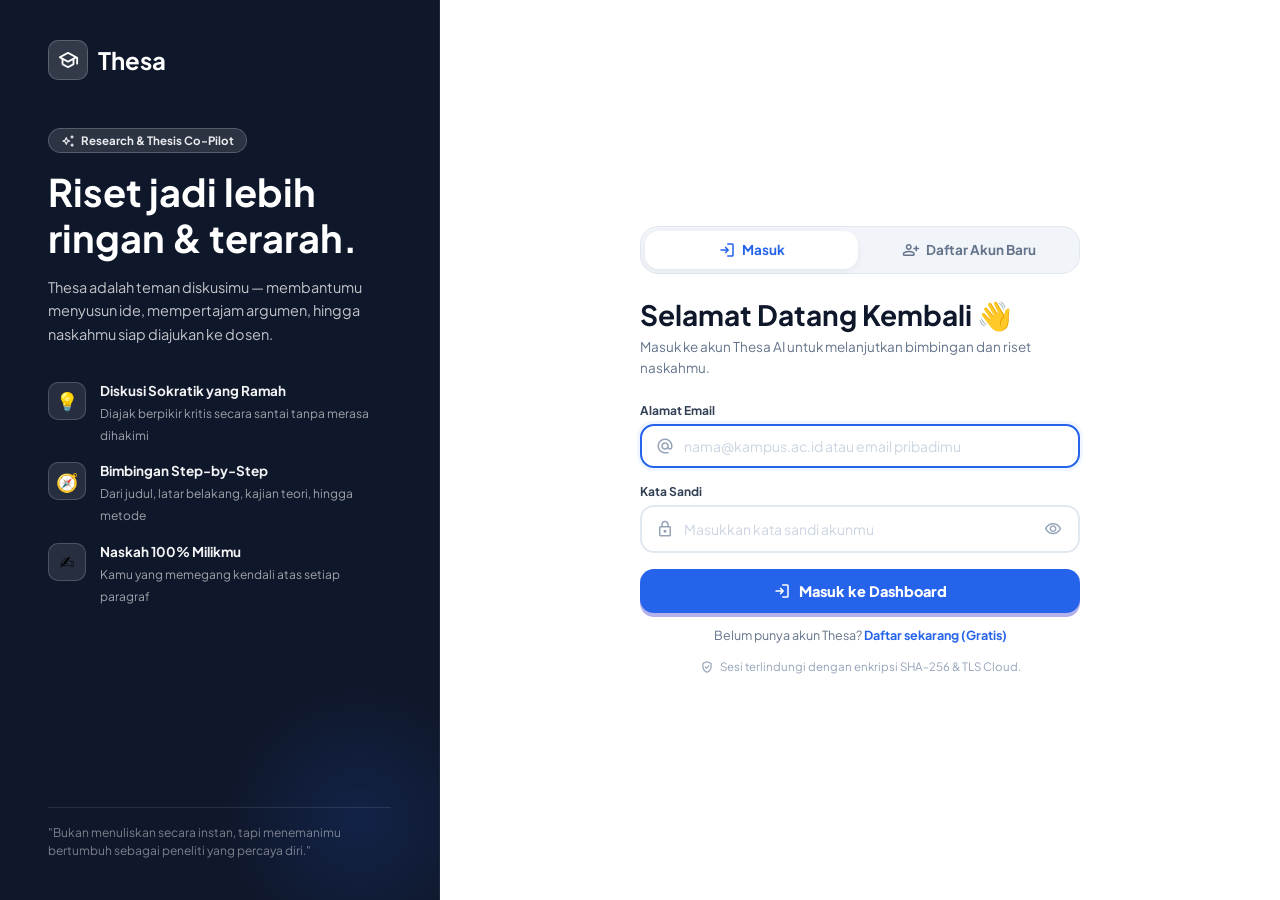
<file: web/auth.html>
<!DOCTYPE html>
<html lang="id">
<head>
  <meta charset="UTF-8">
  <meta name="viewport" content="width=device-width, initial-scale=1.0">
  <title>Mulai Riset Bersama Thesa AI</title>
  <meta name="description" content="Bergabunglah dengan Thesa — teman diskusi ramah untuk menyusun skripsi, tesis, dan makalah ilmiahmu step-by-step.">
  
  <!-- Open Graph & Social Sharing -->
  <meta property="og:type" content="website">
  <meta property="og:title" content="Mulai Riset Bersama Thesa AI">
  <meta property="og:description" content="Masuk atau daftar ke Thesa AI untuk memulai bimbingan penulisan ilmiah.">
  <meta property="og:site_name" content="Thesa AI">
  <meta name="theme-color" content="#0f172a">
  <link rel="icon" href="data:image/svg+xml,<svg xmlns='http://www.w3.org/2000/svg' viewBox='0 0 36 36' fill='none'><rect width='36' height='36' rx='8' fill='%230f172a'/><path d='M18 7L27 11.5V17.5C27 22.8 23.2 27.7 18 29C12.8 27.7 9 22.8 9 17.5V11.5L18 7Z' stroke='%233b82f6' stroke-width='1.6' fill='rgba(59,130,246,0.12)'/><path d='M14 13.5H22M18 13.5V23' stroke='%23ffffff' stroke-width='2' stroke-linecap='round'/></svg>">
  
  <link rel="preconnect" href="https://fonts.googleapis.com">
  <link rel="preconnect" href="https://fonts.gstatic.com" crossorigin>
  <link href="https://fonts.googleapis.com/css2?family=Plus+Jakarta+Sans:ital,wght@0,400;0,500;0,600;0,700;0,800;1,400&display=swap" rel="stylesheet">
  <link href="https://fonts.googleapis.com/css2?family=Material+Symbols+Rounded:opsz,wght,FILL,GRAD@24,400,0..1,0" rel="stylesheet">
  <style>
    /* ── Reset & Tokens ──────────────────────────────────────── */
    *, *::before, *::after { box-sizing: border-box; margin: 0; padding: 0; }
    :root {
      --primary:    #0f172a;
      --brand:      #2563eb;
      --brand-dark: #1d4ed8;
      --brand-light:#eff6ff;
      --indigo-50:  #eff6ff;
      --indigo-100: #dbeafe;
      --indigo-200: #bfdbfe;
      --indigo-700: #1d4ed8;
      --green-50:   #ecfdf5; --green-100: #d1fae5; --green-500: #10b981;
      --green-600:  #059669; --green-700: #047857;
      --amber-50:   #fffbeb; --amber-100: #fef3c7; --amber-500: #f59e0b;
      --amber-600:  #d97706;
      --gray-50:    #f8fafc; --gray-100: #f1f5f9; --gray-200: #e2e8f0;
      --gray-300:   #cbd5e1; --gray-400: #94a3b8; --gray-500: #64748b;
      --gray-700:   #334155; --gray-900: #0f172a;
      --white:      #ffffff;
      --r-sm: 6px; --r-md: 10px; --r-lg: 14px; --r-xl: 18px; --r-2xl: 22px; --r-full: 9999px;
      --font-sans: 'Plus Jakarta Sans', system-ui, sans-serif;
      --font-display: 'Plus Jakarta Sans', var(--font-sans);
    }
    html, body { height: 100%; font-family: var(--font-sans); -webkit-font-smoothing: antialiased; }
    body { display: flex; background: var(--white); overflow: hidden; }
    button { font-family: var(--font-sans); cursor: pointer; }
    input, textarea { font-family: var(--font-sans); }
    .material-symbols-rounded { font-variation-settings: 'FILL' 0, 'wght' 400, 'GRAD' 0, 'opsz' 24; }

    /* ── Left Brand Panel (Unified Academic Slate) ────────────── */
    .auth-brand-panel {
      width: 440px;
      min-width: 440px;
      height: 100vh;
      background: #0f172a;
      border-right: 1px solid #1e293b;
      padding: 40px 48px;
      display: flex;
      flex-direction: column;
      position: relative;
      overflow: hidden;
    }
    .auth-brand-panel::before {
      content: '';
      position: absolute;
      bottom: -60px; right: -60px;
      width: 280px; height: 280px;
      background: radial-gradient(circle, rgba(37,99,235,0.15) 0%, transparent 70%);
      border-radius: 50%;
    }

    .auth-logo {
      display: flex;
      align-items: center;
      gap: 10px;
      margin-bottom: 48px;
      position: relative;
      z-index: 1;
    }
    .auth-logo-icon {
      width: 40px; height: 40px;
      background: rgba(255,255,255,0.15);
      border-radius: var(--r-md);
      display: flex; align-items: center; justify-content: center;
      color: #fff; font-size: 22px;
      border: 1px solid rgba(255,255,255,0.2);
    }
    .auth-logo-icon .material-symbols-rounded { font-size: 22px; }
    .auth-logo-name { font-family: var(--font-display); font-size: 24px; font-weight: 700; color: #fff; }

    .auth-hero {
      flex: 1;
      position: relative;
      z-index: 1;
    }
    .auth-hero-badge {
      display: inline-flex;
      align-items: center;
      gap: 6px;
      background: rgba(255,255,255,0.12);
      border: 1px solid rgba(255,255,255,0.2);
      color: rgba(255,255,255,0.9);
      font-size: 11.5px;
      font-weight: 700;
      padding: 4px 12px;
      border-radius: var(--r-full);
      margin-bottom: 16px;
    }
    .auth-hero h1 {
      font-family: var(--font-display);
      font-size: 38px;
      font-weight: 700;
      color: #fff;
      line-height: 1.2;
      margin-bottom: 16px;
    }
    .auth-hero p {
      font-size: 14.5px;
      color: rgba(255,255,255,0.75);
      line-height: 1.6;
      margin-bottom: 36px;
      max-width: 330px;
    }

    .feature-list {
      display: flex;
      flex-direction: column;
      gap: 18px;
    }
    .feature-item {
      display: flex;
      align-items: flex-start;
      gap: 14px;
    }
    .feature-icon-badge {
      width: 38px; height: 38px;
      background: rgba(255,255,255,0.1);
      border: 1px solid rgba(255,255,255,0.18);
      border-radius: var(--r-md);
      display: flex; align-items: center; justify-content: center;
      flex-shrink: 0;
      font-size: 18px;
    }
    .feature-item-text strong {
      display: block;
      font-size: 13.5px; font-weight: 700;
      color: rgba(255,255,255,0.95);
      margin-bottom: 2px;
    }
    .feature-item-text span {
      font-size: 12px;
      color: rgba(255,255,255,0.6);
      line-height: 1.4;
    }

    .auth-brand-footer {
      font-size: 12px;
      color: rgba(255,255,255,0.45);
      line-height: 1.5;
      border-top: 1px solid rgba(255,255,255,0.1);
      padding-top: 16px;
      position: relative;
      z-index: 1;
    }

    /* ── Right: Form Panel ────────────────────────────────────── */
    .auth-form-panel {
      flex: 1;
      height: 100vh;
      overflow-y: auto;
      display: flex;
      align-items: center;
      justify-content: center;
      padding: 40px;
      background: var(--white);
    }

    .auth-form-inner {
      width: 100%;
      max-width: 440px;
    }

    /* Stepper */
    .auth-step-indicator {
      display: flex;
      align-items: center;
      gap: 8px;
      margin-bottom: 8px;
    }
    .step-dot {
      width: 10px; height: 10px;
      border-radius: 50%;
      background: var(--gray-200);
      transition: all 0.25s;
    }
    .step-dot.active { background: var(--brand); transform: scale(1.25); }
    .step-dot.done { background: var(--green-500); }
    .step-dot-line { flex: 1; height: 2px; background: var(--gray-200); max-width: 48px; }
    .step-dot-line.done { background: var(--green-500); }
    .auth-step-label {
      font-size: 11.5px;
      font-weight: 700;
      color: var(--gray-400);
      letter-spacing: 0.03em;
      margin-bottom: 24px;
    }

    .auth-step-screen { animation: fadeInUp 0.22s ease; }
    @keyframes fadeInUp {
      from { opacity: 0; transform: translateY(8px); }
      to   { opacity: 1; transform: translateY(0); }
    }

    .auth-heading { margin-bottom: 24px; }
    .auth-heading h2 {
      font-family: var(--font-display);
      font-size: 28px; font-weight: 700;
      color: var(--gray-900);
      line-height: 1.2; margin-bottom: 6px;
    }
    .auth-heading p { font-size: 13.5px; color: var(--gray-500); line-height: 1.55; }

    /* Friendly banner */
    .email-friendly-banner {
      display: flex; align-items: center; gap: 10px;
      border-radius: var(--r-md); padding: 10px 14px;
      margin-bottom: 16px; font-size: 12.5px;
      border: 1.5px solid;
    }
    .email-friendly-banner.academic {
      background: var(--green-50); border-color: var(--green-100); color: var(--green-700);
    }
    .email-friendly-banner.general {
      background: var(--indigo-50); border-color: var(--indigo-100); color: var(--indigo-700);
    }
    .email-friendly-banner .material-symbols-rounded { font-size: 18px; flex-shrink: 0; }

    /* Inputs */
    .form-group { margin-bottom: 16px; }
    .form-group label {
      display: block; font-size: 12px; font-weight: 700;
      color: var(--gray-700); margin-bottom: 6px;
    }
    .form-group .opt-tag {
      font-size: 10px; font-weight: 600; color: var(--gray-400);
      background: var(--gray-100); padding: 1px 6px; border-radius: 4px; margin-left: 4px;
    }

    .input-with-icon {
      display: flex; align-items: center; gap: 10px;
      border: 2px solid var(--gray-200);
      border-radius: var(--r-lg); padding: 11px 14px;
      background: var(--white); transition: border-color 0.15s;
    }
    .input-with-icon:focus-within { border-color: var(--brand); box-shadow: 0 0 0 3px var(--indigo-50); }
    .input-with-icon .material-symbols-rounded { font-size: 18px; color: var(--gray-400); flex-shrink: 0; }
    .input-with-icon input {
      flex: 1; border: none; background: transparent;
      font-size: 14px; color: var(--gray-900);
    }
    .input-with-icon input:focus { outline: none; }
    .input-with-icon input::placeholder { color: var(--gray-300); }

    /* OTP input */
    .otp-grid { display: flex; gap: 8px; justify-content: center; margin: 16px 0; }
    .otp-cell {
      width: 48px; height: 56px;
      border: 2px solid var(--gray-200); border-radius: var(--r-lg);
      text-align: center; font-size: 22px; font-weight: 800;
      color: var(--gray-900); background: var(--white);
      transition: all 0.15s;
    }
    .otp-cell:focus { outline: none; border-color: var(--brand); box-shadow: 0 0 0 3px var(--indigo-50); }
    .otp-cell.filled { border-color: var(--brand); background: var(--indigo-50); }

    .btn-demo-otp {
      display: inline-flex; align-items: center; gap: 5px;
      background: var(--indigo-50); color: var(--brand);
      border: 1px solid var(--indigo-100);
      font-size: 11.5px; font-weight: 700;
      padding: 5px 10px; border-radius: var(--r-full);
      margin: 4px auto 14px; cursor: pointer;
    }

    /* Level cards */
    .level-grid {
      display: grid; grid-template-columns: repeat(2, 1fr); gap: 8px;
      margin-bottom: 12px;
    }
    .level-card {
      border: 2px solid var(--gray-200); border-radius: var(--r-xl);
      padding: 12px 14px; cursor: pointer; transition: all 0.15s;
      display: flex; align-items: center; gap: 10px;
    }
    .level-card:hover { border-color: var(--indigo-200); background: var(--indigo-50); }
    .level-card.selected { border-color: var(--brand); background: var(--indigo-50); box-shadow: 0 2px 0 var(--indigo-200); }
    .level-emoji { font-size: 20px; }
    .level-info strong { display: block; font-size: 12.5px; font-weight: 700; color: var(--gray-900); }
    .level-info span { font-size: 10.5px; color: var(--gray-500); }

    /* ── Pricing Cards (Step 5) ─────────────────────────────── */
    .pricing-toggle-row {
      display: flex; align-items: center; justify-content: center;
      gap: 10px; margin-bottom: 20px;
    }
    .pricing-toggle-label { font-size: 12.5px; font-weight: 700; color: var(--gray-500); }
    .pricing-toggle-label.active { color: var(--brand); }
    .toggle-switch {
      width: 42px; height: 24px; background: var(--brand);
      border-radius: var(--r-full); position: relative; cursor: pointer;
      border: none; transition: background 0.2s;
    }
    .toggle-switch::after {
      content: ''; position: absolute;
      width: 18px; height: 18px; border-radius: 50%; background: #fff;
      top: 3px; left: 3px; transition: transform 0.2s;
    }
    .toggle-switch.monthly::after { transform: translateX(0); }
    .toggle-switch.annual::after { transform: translateX(18px); }
    .pricing-save-tag {
      font-size: 10px; font-weight: 800; color: var(--green-700);
      background: var(--green-100); padding: 2px 7px; border-radius: var(--r-full);
    }

    .pricing-cards { display: flex; flex-direction: column; gap: 10px; margin-bottom: 4px; }
    .pricing-card {
      border: 2px solid var(--gray-200); border-radius: var(--r-xl);
      padding: 14px 16px; cursor: pointer; transition: all 0.18s;
      position: relative; overflow: hidden;
    }
    .pricing-card:hover { border-color: var(--indigo-200); }
    .pricing-card.selected { border-color: var(--brand); box-shadow: 0 0 0 3px var(--indigo-50); }
    .pricing-card.popular { border-color: var(--brand); }
    .pricing-card-popular-tag {
      position: absolute; top: 0; right: 16px;
      background: var(--brand); color: #fff;
      font-size: 10px; font-weight: 800;
      padding: 2px 10px; border-radius: 0 0 8px 8px;
    }
    .pricing-card-head {
      display: flex; align-items: center; gap: 10px; margin-bottom: 8px;
    }
    .pricing-card-icon { font-size: 20px; }
    .pricing-card-name { font-size: 14px; font-weight: 800; color: var(--gray-900); }
    .pricing-card-tagline { font-size: 11px; color: var(--gray-500); }
    .pricing-card-price {
      display: flex; align-items: baseline; gap: 4px; margin-bottom: 10px;
    }
    .pricing-price-main { font-size: 22px; font-weight: 800; color: var(--gray-900); }
    .pricing-price-per { font-size: 12px; color: var(--gray-500); }
    .pricing-price-strike { font-size: 12px; color: var(--gray-400); text-decoration: line-through; }
    .pricing-features {
      display: flex; flex-direction: column; gap: 5px;
    }
    .pricing-feat {
      display: flex; align-items: center; gap: 7px;
      font-size: 11.5px; color: var(--gray-700);
    }
    .pricing-feat .material-symbols-rounded { font-size: 15px; color: var(--green-600); flex-shrink: 0; }
    .pricing-feat.muted { color: var(--gray-400); }
    .pricing-feat.muted .material-symbols-rounded { color: var(--gray-300); }
    .pricing-card-radio {
      position: absolute; top: 14px; right: 16px;
      width: 18px; height: 18px; border-radius: 50%;
      border: 2px solid var(--gray-300);
      display: flex; align-items: center; justify-content: center;
      transition: all 0.15s;
    }
    .pricing-card.selected .pricing-card-radio {
      background: var(--brand); border-color: var(--brand);
    }
    .pricing-card.selected .pricing-card-radio::after {
      content: ''; width: 7px; height: 7px;
      border-radius: 50%; background: #fff;
    }
    .pricing-per-session-note {
      font-size: 11px; color: var(--gray-500);
      text-align: center; margin-top: 8px; line-height: 1.4;
    }

    /* Principles & Collaborative cards (Step 4) */
    .principle-cards { display: flex; flex-direction: column; gap: 10px; margin-bottom: 20px; }
    .principle-card {
      display: flex; align-items: flex-start; gap: 12px;
      background: var(--gray-50); border: 2px solid var(--gray-200);
      border-radius: var(--r-xl); padding: 14px 16px;
      cursor: pointer; transition: all 0.15s;
    }
    .principle-card:hover { border-color: var(--indigo-200); background: var(--white); }
    .principle-card.checked { border-color: var(--brand); background: var(--indigo-50); }
    .p-check {
      width: 22px; height: 22px; border-radius: 50%;
      border: 2px solid var(--gray-300);
      display: flex; align-items: center; justify-content: center;
      color: transparent; font-size: 14px; flex-shrink: 0; margin-top: 1px;
      transition: all 0.15s;
    }
    .principle-card.checked .p-check {
      background: var(--brand); border-color: var(--brand); color: #fff;
    }
    .p-content strong { font-size: 13px; font-weight: 800; color: var(--gray-900); display: block; margin-bottom: 2px; }
    .p-content span { font-size: 11.5px; color: var(--gray-600); line-height: 1.45; }

    /* CTAs */
    .btn-auth-primary {
      width: 100%; padding: 13px;
      background: var(--brand); color: #fff;
      border: none; border-radius: var(--r-lg);
      font-size: 14.5px; font-weight: 800;
      display: flex; align-items: center; justify-content: center; gap: 8px;
      transition: all 0.15s;
      box-shadow: 0 4px 0 rgba(67,56,202,0.4);
      margin-top: 16px;
    }
    .btn-auth-primary:hover:not(:disabled) {
      background: var(--brand-dark);
      transform: translateY(-1px);
      box-shadow: 0 5px 0 rgba(67,56,202,0.4);
    }
    .btn-auth-primary:active { transform: translateY(2px); box-shadow: 0 1px 0 rgba(67,56,202,0.4); }
    .btn-auth-primary:disabled { opacity: 0.45; cursor: not-allowed; box-shadow: none; }
    .btn-auth-primary .material-symbols-rounded { font-size: 18px; }

    .btn-auth-secondary {
      width: 100%; padding: 10px;
      background: var(--white); color: var(--gray-700);
      border: 1.5px solid var(--gray-200); border-radius: var(--r-lg);
      font-size: 13.5px; font-weight: 700;
      display: flex; align-items: center; justify-content: center; gap: 6px;
      transition: all 0.12s; margin-top: 8px;
    }
    .btn-auth-secondary:hover { border-color: var(--brand); color: var(--brand); background: var(--indigo-50); }

    .auth-alt-link { text-align: center; font-size: 12.5px; color: var(--gray-500); margin-top: 14px; }
    .auth-alt-link a { color: var(--brand); font-weight: 700; text-decoration: none; }
    .auth-alt-link a:hover { text-decoration: underline; }

    .privacy-note {
      display: flex; align-items: center; justify-content: center; gap: 6px;
      font-size: 11.5px; color: var(--gray-400); margin-top: 16px;
    }
    .privacy-note .material-symbols-rounded { font-size: 14px; }

    /* Auth Mode Tabs */
    .auth-mode-tabs {
      display: flex;
      background: var(--gray-100);
      padding: 4px;
      border-radius: var(--r-xl);
      margin-bottom: 24px;
      gap: 4px;
      border: 1px solid var(--gray-200);
    }
    .auth-mode-tab {
      flex: 1;
      display: flex;
      align-items: center;
      justify-content: center;
      gap: 6px;
      padding: 10px 14px;
      font-size: 13.5px;
      font-weight: 700;
      color: var(--gray-500);
      background: transparent;
      border: none;
      border-radius: var(--r-lg);
      cursor: pointer;
      transition: all 0.18s ease;
    }
    .auth-mode-tab:hover {
      color: var(--gray-900);
    }
    .auth-mode-tab.active {
      background: var(--white);
      color: var(--brand);
      box-shadow: 0 2px 6px rgba(0,0,0,0.06);
    }
    .auth-mode-tab .material-symbols-rounded {
      font-size: 18px;
    }

    /* Auth Alerts */
    .auth-alert {
      display: none;
      padding: 11px 14px;
      border-radius: var(--r-md);
      font-size: 12.5px;
      margin-bottom: 16px;
      align-items: center;
      gap: 8px;
      line-height: 1.45;
    }
    .auth-alert.error {
      display: flex;
      background: #fef2f2;
      border: 1.5px solid #fecaca;
      color: #b91c1c;
    }
    .auth-alert.success {
      display: flex;
      background: #ecfdf5;
      border: 1.5px solid #a7f3d0;
      color: #047857;
    }
    .auth-alert .material-symbols-rounded {
      font-size: 18px;
      flex-shrink: 0;
    }

    .btn-toggle-pass {
      background: transparent;
      border: none;
      cursor: pointer;
      color: var(--gray-400);
      display: flex;
      align-items: center;
      justify-content: center;
      padding: 2px;
      border-radius: 4px;
      transition: color 0.15s;
    }
    .btn-toggle-pass:hover {
      color: var(--gray-700);
    }
    .btn-toggle-pass .material-symbols-rounded {
      font-size: 18px;
    }

    .password-hint {
      font-size: 11.5px;
      margin-top: 5px;
      color: var(--gray-400);
      display: flex;
      align-items: center;
      gap: 4px;
    }
    .password-hint.valid { color: var(--green-600); }
    .password-hint.invalid { color: #dc2626; }

    @media (max-width: 900px) {
      .auth-brand-panel { display: none; }
    }
  </style>
</head>
<body>

  <!-- ── Left: Warm Brand Panel ──────────────────────────────── -->
  <div class="auth-brand-panel">
    <a href="index.html" class="auth-logo" title="Kembali ke Beranda Thesa AI" style="text-decoration:none; color:inherit;">
      <div class="auth-logo-icon">
        <span class="material-symbols-rounded">school</span>
      </div>
      <span class="auth-logo-name">Thesa</span>
    </a>

    <div class="auth-hero">
      <div class="auth-hero-badge">
        <span class="material-symbols-rounded" style="font-size:14px;">auto_awesome</span>
        Research &amp; Thesis Co-Pilot
      </div>
      <h1>Riset jadi lebih ringan &amp; terarah.</h1>
      <p>Thesa adalah teman diskusimu — membantumu menyusun ide, mempertajam argumen, hingga naskahmu siap diajukan ke dosen.</p>

      <div class="feature-list">
        <div class="feature-item">
          <div class="feature-icon-badge">💡</div>
          <div class="feature-item-text">
            <strong>Diskusi Sokratik yang Ramah</strong>
            <span>Diajak berpikir kritis secara santai tanpa merasa dihakimi</span>
          </div>
        </div>
        <div class="feature-item">
          <div class="feature-icon-badge">🧭</div>
          <div class="feature-item-text">
            <strong>Bimbingan Step-by-Step</strong>
            <span>Dari judul, latar belakang, kajian teori, hingga metode</span>
          </div>
        </div>
        <div class="feature-item">
          <div class="feature-icon-badge">✍️</div>
          <div class="feature-item-text">
            <strong>Naskah 100% Milikmu</strong>
            <span>Kamu yang memegang kendali atas setiap paragraf</span>
          </div>
        </div>
      </div>
    </div>

    <div class="auth-brand-footer">
      "Bukan menuliskan secara instan, tapi menemanimu bertumbuh sebagai peneliti yang percaya diri."
    </div>
  </div>

  <!-- ── Right: Lightweight Form Panel ────────────────────────── -->
  <div class="auth-form-panel">
    <div class="auth-form-inner">

      <!-- AUTH MODE TABS -->
      <div class="auth-mode-tabs">
        <button type="button" class="auth-mode-tab active" id="tabLogin" onclick="switchAuthMode('login')">
          <span class="material-symbols-rounded">login</span>
          Masuk
        </button>
        <button type="button" class="auth-mode-tab" id="tabRegister" onclick="switchAuthMode('register')">
          <span class="material-symbols-rounded">person_add</span>
          Daftar Akun Baru
        </button>
      </div>

      <!-- ═══════════════════════════════════════════════
           VIEW 1: MASUK (LOGIN)
           ═══════════════════════════════════════════════ -->
      <div id="loginView" class="auth-step-screen">
        <div class="auth-heading">
          <h2>Selamat Datang Kembali 👋</h2>
          <p>Masuk ke akun Thesa AI untuk melanjutkan bimbingan dan riset naskahmu.</p>
        </div>

        <div id="loginAlert" class="auth-alert"></div>

        <form id="loginForm" onsubmit="event.preventDefault(); handleLogin();">
          <div class="form-group">
            <label for="loginEmail">Alamat Email</label>
            <div class="input-with-icon">
              <span class="material-symbols-rounded">alternate_email</span>
              <input type="email" id="loginEmail" placeholder="nama@kampus.ac.id atau email pribadimu"
                     required autocomplete="email">
            </div>
          </div>

          <div class="form-group">
            <div style="display:flex; justify-content:space-between; align-items:center; margin-bottom:6px;">
              <label for="loginPassword" style="margin-bottom:0;">Kata Sandi</label>
            </div>
            <div class="input-with-icon">
              <span class="material-symbols-rounded">lock</span>
              <input type="password" id="loginPassword" placeholder="Masukkan kata sandi akunmu"
                     required autocomplete="current-password">
              <button type="button" class="btn-toggle-pass" id="eyeLogin" onclick="togglePasswordVisibility('loginPassword', 'eyeLogin')" title="Tampilkan/Sembunyikan kata sandi">
                <span class="material-symbols-rounded">visibility</span>
              </button>
            </div>
          </div>

          <button type="submit" class="btn-auth-primary" id="btnLoginSubmit">
            <span class="material-symbols-rounded">login</span>
            Masuk ke Dashboard
          </button>
        </form>

        <div class="auth-alt-link">
          Belum punya akun Thesa? <a href="javascript:void(0)" onclick="switchAuthMode('register')">Daftar sekarang (Gratis)</a>
        </div>

        <div class="privacy-note">
          <span class="material-symbols-rounded">verified_user</span>
          Sesi terlindungi dengan enkripsi SHA-256 &amp; TLS Cloud.
        </div>
      </div>

      <!-- ═══════════════════════════════════════════════
           VIEW 2: DAFTAR AKUN BARU (REGISTER WIZARD)
           ═══════════════════════════════════════════════ -->
      <div id="registerView" style="display:none;">

        <!-- STEP INDICATOR -->
        <div class="auth-step-indicator">
          <div class="step-dot active" id="dot1"></div>
          <div class="step-dot-line" id="line12"></div>
          <div class="step-dot" id="dot2"></div>
        </div>
        <div class="auth-step-label" id="stepLabel">Langkah 1 dari 2 — Buat Akun &amp; Kata Sandi</div>

        <!-- ── Register Step 1: Akun & Sandi ───────────── -->
        <div id="regStep1" class="auth-step-screen">
          <div class="auth-heading">
            <h2>Mulai Langkah Risetmu 🎓</h2>
            <p>Gunakan email kampus (.ac.id) atau email umum untuk mendaftar.</p>
          </div>

          <div id="regAlert1" class="auth-alert"></div>
          <div id="emailFriendlyBanner" style="display:none;"></div>

          <div class="form-group">
            <label for="regEmail">Alamat Email</label>
            <div class="input-with-icon">
              <span class="material-symbols-rounded">alternate_email</span>
              <input type="email" id="regEmail" placeholder="nama@kampus.ac.id atau nama@gmail.com"
                     oninput="checkRegEmail(this.value)" autocomplete="email">
            </div>
          </div>

          <div class="form-group">
            <label for="regPassword">Kata Sandi (Minimal 6 Karakter)</label>
            <div class="input-with-icon">
              <span class="material-symbols-rounded">lock</span>
              <input type="password" id="regPassword" placeholder="Buat kata sandi akun"
                     oninput="checkRegPassword()" autocomplete="new-password">
              <button type="button" class="btn-toggle-pass" id="eyeReg1" onclick="togglePasswordVisibility('regPassword', 'eyeReg1')">
                <span class="material-symbols-rounded">visibility</span>
              </button>
            </div>
          </div>

          <div class="form-group">
            <label for="regPasswordConfirm">Konfirmasi Kata Sandi</label>
            <div class="input-with-icon">
              <span class="material-symbols-rounded">lock_reset</span>
              <input type="password" id="regPasswordConfirm" placeholder="Ulangi kata sandi di atas"
                     oninput="checkRegPassword()" autocomplete="new-password">
              <button type="button" class="btn-toggle-pass" id="eyeReg2" onclick="togglePasswordVisibility('regPasswordConfirm', 'eyeReg2')">
                <span class="material-symbols-rounded">visibility</span>
              </button>
            </div>
            <div id="passHint" class="password-hint"></div>
          </div>

          <button type="button" class="btn-auth-primary" id="btnRegNext1" onclick="nextRegStep(2)" disabled>
            <span class="material-symbols-rounded">arrow_forward</span>
            Lanjut ke Profil Mahasiswa
          </button>

          <div class="auth-alt-link">
            Sudah punya akun? <a href="javascript:void(0)" onclick="switchAuthMode('login')">Masuk di sini</a>
          </div>
        </div>

        <!-- ── Register Step 2: Profil Akademik ───────── -->
        <div id="regStep2" class="auth-step-screen" style="display:none;">
          <div class="auth-heading">
            <h2>Profil Akademikmu 👋</h2>
            <p>Bantu Thesa menyesuaikan gaya bimbingan, tingkat kedalaman, dan standar sitasi.</p>
          </div>

          <div id="regAlert2" class="auth-alert"></div>

          <div class="form-group">
            <label>Jenjang Pendidikan / Riset</label>
            <div class="level-grid">
              <div class="level-card" onclick="selectLevel(this,'Makalah/D3')" data-level="Makalah/D3">
                <span class="level-emoji">📝</span>
                <div class="level-info"><strong>Makalah / D3</strong><span>Tugas / karya terapan</span></div>
              </div>
              <div class="level-card selected" onclick="selectLevel(this,'S1')" data-level="S1">
                <span class="level-emoji">🎓</span>
                <div class="level-info"><strong>Sarjana (S1)</strong><span>Skripsi / proposal</span></div>
              </div>
              <div class="level-card" onclick="selectLevel(this,'S2')" data-level="S2">
                <span class="level-emoji">🔬</span>
                <div class="level-info"><strong>Magister (S2)</strong><span>Tesis / publikasi</span></div>
              </div>
              <div class="level-card" onclick="selectLevel(this,'Jurnal')" data-level="Jurnal">
                <span class="level-emoji">📚</span>
                <div class="level-info"><strong>Artikel Jurnal</strong><span>Publikasi ilmiah</span></div>
              </div>
            </div>
          </div>

          <div class="form-group">
            <label for="regFullName">Nama Lengkap / Panggilan <span style="color:#ef4444;">*</span></label>
            <div class="input-with-icon">
              <span class="material-symbols-rounded">person</span>
              <input type="text" id="regFullName" placeholder="cth: Alif Awwaz / Sarah Nabila" oninput="checkRegStep2()">
            </div>
          </div>

          <div class="form-group">
            <label for="regInstitution">Asal Kampus / Universitas</label>
            <div class="input-with-icon">
              <span class="material-symbols-rounded">school</span>
              <input type="text" id="regInstitution" placeholder="cth: Universitas Indonesia, ITB, dsb">
            </div>
          </div>

          <div class="form-group">
            <label for="regProdi">Program Studi / Jurusan</label>
            <div class="input-with-icon">
              <span class="material-symbols-rounded">local_library</span>
              <input type="text" id="regProdi" placeholder="cth: Ilmu Komputer, Manajemen, Psikologi">
            </div>
          </div>

          <div class="form-group">
            <label for="regTopic">Topik / Rencana Penelitian <span class="opt-tag">Opsional</span></label>
            <div class="input-with-icon">
              <span class="material-symbols-rounded">lightbulb</span>
              <input type="text" id="regTopic" placeholder="cth: Pengaruh AI pada efektivitas belajar...">
            </div>
          </div>

          <div style="display:flex;gap:8px;align-items:flex-start;padding:12px 14px;margin:18px 0;background:#f1f5f9;border:1px solid #cbd5e1;border-radius:12px;color:#475569;font-size:12px;line-height:1.5;">
            <span class="material-symbols-rounded" style="color:#64748b;">workspace_premium</span>
            <span><strong>Mulai gratis dengan Silver.</strong> Tidak ada pembayaran saat daftar; top up atau upgrade ke Gold/Platinum nanti dari dashboard.</span>
          </div>
          <button type="button" class="btn-auth-primary" id="btnRegNext2" onclick="handleRegister()">
            <span class="material-symbols-rounded">rocket_launch</span>
            Buat Akun Gratis
          </button>
          <button type="button" class="btn-auth-secondary" onclick="nextRegStep(1)">
            <span class="material-symbols-rounded">arrow_back</span>
            Kembali
          </button>
        </div>

        <!-- ── Register Step 3: Pilih Paket & Selesai ─── -->
        <div id="regStep3" class="auth-step-screen" style="display:none;">
          <div class="auth-heading">
            <h2>Pilih Paket Langganan 💎</h2>
            <p>Semua paket memberimu akses ke bimbingan Thesa AI. Kamu bisa upgrade kapan saja.</p>
          </div>

          <div id="regAlert3" class="auth-alert"></div>

          <!-- Billing toggle -->
          <div class="pricing-toggle-row">
            <span class="pricing-toggle-label active" id="labelMonthly">Bulanan</span>
            <button type="button" class="toggle-switch monthly" id="billingToggle" onclick="toggleBilling()" aria-label="Toggle billing period"></button>
            <span class="pricing-toggle-label" id="labelAnnual">Tahunan</span>
            <span class="pricing-save-tag" id="savingTag" style="display:none;">Hemat 32%</span>
          </div>

          <div class="pricing-cards">

            <!-- Silver -->
            <div class="pricing-card" id="planSilver" onclick="selectPlan('silver')">
              <div class="pricing-card-radio"></div>
              <div class="pricing-card-head">
                <span class="pricing-card-icon">🥈</span>
                <div>
                  <div class="pricing-card-name">Silver</div>
                  <div class="pricing-card-tagline">Deposit saldo · Khusus modul Makalah</div>
                </div>
              </div>
              <div class="pricing-card-price">
                <span class="pricing-price-main">Rp 15.000</span>
                <span class="pricing-price-per">/ deposit awal</span>
              </div>
              <div class="pricing-features">
                <div class="pricing-feat"><span class="material-symbols-rounded">check</span> <strong>Rp 12.000</strong> per 1 pembuatan makalah</div>
                <div class="pricing-feat"><span class="material-symbols-rounded">check</span> Sisa saldo Rp 3.000 tersimpan di akun</div>
                <div class="pricing-feat"><span class="material-symbols-rounded">check</span> 3 histori proyek tersimpan</div>
                <div class="pricing-feat muted"><span class="material-symbols-rounded">lock</span> Modul Skripsi, Tesis, Jurnal</div>
                <div class="pricing-feat muted"><span class="material-symbols-rounded">lock</span> Research Direction &amp; Pustaka</div>
              </div>
            </div>

            <!-- Gold -->
            <div class="pricing-card popular selected" id="planGold" onclick="selectPlan('gold')">
              <div class="pricing-card-popular-tag">Paling Populer</div>
              <div class="pricing-card-radio"></div>
              <div class="pricing-card-head">
                <span class="pricing-card-icon">🥇</span>
                <div>
                  <div class="pricing-card-name">Gold</div>
                  <div class="pricing-card-tagline">Semua modul KTI · Kuota token mingguan</div>
                </div>
              </div>
              <div class="pricing-card-price" id="goldPrice">
                <span class="pricing-price-main">Rp 49.000</span>
                <span class="pricing-price-per">/ bulan</span>
              </div>
              <div class="pricing-features">
                <div class="pricing-feat"><span class="material-symbols-rounded">check</span> Semua modul KTI (Skripsi, Tesis, dll.)</div>
                <div class="pricing-feat"><span class="material-symbols-rounded">check</span> Kuota 250.000 token AI / minggu</div>
                <div class="pricing-feat"><span class="material-symbols-rounded">check</span> Personal Research Direction di Profil</div>
                <div class="pricing-feat"><span class="material-symbols-rounded">check</span> Bimbingan Sokratik Berkelanjutan</div>
                <div class="pricing-feat muted"><span class="material-symbols-rounded">lock</span> Pustaka Riset &amp; Peta Tematik</div>
              </div>
            </div>

            <!-- Platinum -->
            <div class="pricing-card" id="planPlatinum" onclick="selectPlan('platinum')">
              <div class="pricing-card-radio"></div>
              <div class="pricing-card-head">
                <span class="pricing-card-icon">💎</span>
                <div>
                  <div class="pricing-card-name">Platinum</div>
                  <div class="pricing-card-tagline">Fitur terlengkap + Pustaka Riset &amp; Peta Tematik</div>
                </div>
              </div>
              <div class="pricing-card-price" id="platinumPrice">
                <span class="pricing-price-main">Rp 249.000</span>
                <span class="pricing-price-per">/ bulan</span>
              </div>
              <div class="pricing-features">
                <div class="pricing-feat"><span class="material-symbols-rounded">check</span> Semua fitur Gold + Pustaka Riset Penuh</div>
                <div class="pricing-feat"><span class="material-symbols-rounded">check</span> Peta Tematik Jaringan Riset &amp; Arsip Sitasi</div>
                <div class="pricing-feat"><span class="material-symbols-rounded">check</span> Kuota AI Prioritas 1.500.000 token / bulan</div>
                <div class="pricing-feat"><span class="material-symbols-rounded">check</span> Prioritas paling awal modul baru</div>
              </div>

              <!-- Platinum Trial Option -->
              <div style="margin-top:12px;padding:10px 12px;background:#f5f3ff;border:1.5px dashed #8b5cf6;border-radius:12px;" onclick="event.stopPropagation();">
                <div style="display:flex;align-items:center;justify-content:space-between;">
                  <label style="font-size:11.5px;font-weight:800;color:#6d28d9;display:flex;align-items:center;gap:5px;cursor:pointer;">
                    <input type="checkbox" id="platinumTrialCheck" onchange="togglePlatinumTrial(this.checked)" style="accent-color:#7c3aed;">
                    Aktifkan Uji Coba 3 Hari Gratis (Trial)
                  </label>
                  <span style="font-size:10px;font-weight:800;background:#7c3aed;color:#fff;padding:1px 6px;border-radius:4px;">GRATIS 3 HARI</span>
                </div>
                <div id="trialNoticeText" style="font-size:10.5px;color:#7c3aed;margin-top:4px;line-height:1.4;">
                  * Selama trial: Maksimal 3 sesi naskah. Fitur ekspor hasil dibuka setelah aktivasi.
                </div>
              </div>
            </div>

          </div><!-- /pricing-cards -->

          <button type="button" class="btn-auth-primary" id="btnRegSubmit" onclick="handleRegister()">
            <span class="material-symbols-rounded">rocket_launch</span>
            Buat Akun &amp; Mulai Riset!
          </button>
          <button type="button" class="btn-auth-secondary" onclick="nextRegStep(2)">
            <span class="material-symbols-rounded">arrow_back</span>
            Kembali
          </button>

          <div class="privacy-note">
            <span class="material-symbols-rounded">lock</span>
            Data akunmu aman dan tersimpan di database Thesa AI terenkripsi.
          </div>
        </div>

      </div><!-- /registerView -->

    </div><!-- /auth-form-inner -->
  </div><!-- /auth-form-panel -->

  <script>
    // ── Application State ──────────────────────────────────────
    let activeAuthMode = 'login';
    let currentRegStep = 1;
    let selectedLevelVal = 'S1';
    let selectedPlan = 'silver';

    // ── Switch between Login & Register ─────────────────────────
    function switchAuthMode(mode) {
      activeAuthMode = mode;
      const tabLogin = document.getElementById('tabLogin');
      const tabRegister = document.getElementById('tabRegister');
      const loginView = document.getElementById('loginView');
      const registerView = document.getElementById('registerView');

      if (mode === 'login') {
        tabLogin.classList.add('active');
        tabRegister.classList.remove('active');
        loginView.style.display = 'block';
        registerView.style.display = 'none';
        clearAlerts();
        setTimeout(() => document.getElementById('loginEmail')?.focus(), 50);
      } else {
        tabLogin.classList.remove('active');
        tabRegister.classList.add('active');
        loginView.style.display = 'none';
        registerView.style.display = 'block';
        clearAlerts();
        setRegStep(1);
        setTimeout(() => document.getElementById('regEmail')?.focus(), 50);
      }
    }

    // ── Wizard Step Navigation ─────────────────────────────────
    function setRegStep(step) {
      currentRegStep = step;
      for (let i = 1; i <= 2; i++) {
        const el = document.getElementById('regStep' + i);
        if (el) el.style.display = i === step ? 'block' : 'none';
      }

      const labels = [
        'Langkah 1 dari 2 — Buat Akun & Kata Sandi',
        'Langkah 2 dari 2 — Lengkapi Profil Mahasiswa'
      ];
      const stepLabel = document.getElementById('stepLabel');
      if (stepLabel) stepLabel.textContent = labels[step - 1];

      for (let i = 1; i <= 2; i++) {
        const dot = document.getElementById('dot' + i);
        if (dot) {
          dot.className = 'step-dot';
          if (i < step) dot.classList.add('done');
          if (i === step) dot.classList.add('active');
        }
      }
      for (let i = 1; i <= 1; i++) {
        const line = document.getElementById('line' + i + (i + 1));
        if (line) line.className = 'step-dot-line' + (i < step ? ' done' : '');
      }
    }

    function nextRegStep(step) {
      if (step === 2) {
        if (!validateStep1()) return;
      }
      setRegStep(step);
    }

    // ── Input Validations ──────────────────────────────────────
    function checkRegEmail(val) {
      const banner = document.getElementById('emailFriendlyBanner');
      const emailRegex = /^[^\s@]+@[^\s@]+\.[^\s@]+$/;
      const isValid = emailRegex.test(val.trim());

      if (!isValid) {
        if (banner) banner.style.display = 'none';
        checkRegPassword();
        return;
      }

      const isAcademic = val.toLowerCase().includes('.ac.id') || val.toLowerCase().includes('.edu');
      if (banner) {
        banner.style.display = 'flex';
        if (isAcademic) {
          banner.className = 'email-friendly-banner academic';
          banner.innerHTML = `
            <span class="material-symbols-rounded">school</span>
            <span><strong>Email Kampus Terdeteksi!</strong> Tingkat kepercayaan akademik (Trust Score) disetel ke 95%.</span>`;
        } else {
          banner.className = 'email-friendly-banner general';
          banner.innerHTML = `
            <span class="material-symbols-rounded">check_circle</span>
            <span><strong>Email Valid.</strong> Siap digunakan untuk akun Thesa AI.</span>`;
        }
      }
      checkRegPassword();
    }

    function checkRegPassword() {
      const email = (document.getElementById('regEmail')?.value || '').trim();
      const pass = document.getElementById('regPassword')?.value || '';
      const confirm = document.getElementById('regPasswordConfirm')?.value || '';
      const hint = document.getElementById('passHint');
      const btn = document.getElementById('btnRegNext1');

      const emailRegex = /^[^\s@]+@[^\s@]+\.[^\s@]+$/;
      const emailValid = emailRegex.test(email);

      let passValid = false;
      if (!pass) {
        if (hint) { hint.textContent = ''; hint.className = 'password-hint'; }
      } else if (pass.length < 6) {
        if (hint) {
          hint.textContent = 'Kata sandi minimal 6 karakter (saat ini ' + pass.length + ' karakter).';
          hint.className = 'password-hint invalid';
        }
      } else if (confirm && pass !== confirm) {
        if (hint) {
          hint.textContent = 'Konfirmasi kata sandi belum cocok.';
          hint.className = 'password-hint invalid';
        }
      } else if (confirm && pass === confirm) {
        if (hint) {
          hint.textContent = '✓ Kata sandi cocok dan memenuhi syarat.';
          hint.className = 'password-hint valid';
        }
        passValid = true;
      } else {
        if (hint) {
          hint.textContent = 'Minimal 6 karakter terpenuhi. Silakan masukkan konfirmasi sandi.';
          hint.className = 'password-hint';
        }
      }

      if (btn) btn.disabled = !(emailValid && passValid);
    }

    function validateStep1() {
      const email = (document.getElementById('regEmail')?.value || '').trim();
      const pass = document.getElementById('regPassword')?.value || '';
      const confirm = document.getElementById('regPasswordConfirm')?.value || '';

      const emailRegex = /^[^\s@]+@[^\s@]+\.[^\s@]+$/;
      if (!emailRegex.test(email)) {
        showAuthAlert('regAlert1', 'Masukkan alamat email yang valid.', 'error');
        return false;
      }
      if (pass.length < 6) {
        showAuthAlert('regAlert1', 'Kata sandi minimal 6 karakter.', 'error');
        return false;
      }
      if (pass !== confirm) {
        showAuthAlert('regAlert1', 'Kata sandi dan konfirmasi kata sandi tidak cocok.', 'error');
        return false;
      }
      return true;
    }

    function checkRegStep2() {
      const name = (document.getElementById('regFullName')?.value || '').trim();
      const btn = document.getElementById('btnRegNext2');
      if (btn) btn.disabled = name.length === 0;
    }

    function selectLevel(el, level) {
      document.querySelectorAll('.level-card').forEach(c => c.classList.remove('selected'));
      el.classList.add('selected');
      selectedLevelVal = level;
    }

    // ── Pricing Plan Selection ─────────────────────────────────
    function selectPlan(plan) {
      selectedPlan = plan;
      document.querySelectorAll('.pricing-card').forEach(c => c.classList.remove('selected'));
      const card = document.getElementById('plan' + plan.charAt(0).toUpperCase() + plan.slice(1));
      if (card) card.classList.add('selected');

      const trialBox = document.getElementById('platinumTrialCheck');
      if (trialBox && plan !== 'platinum') {
        trialBox.checked = false;
        isPlatinumTrial = false;
      }
    }

    function togglePlatinumTrial(checked) {
      isPlatinumTrial = checked;
      if (checked) {
        selectPlan('platinum');
      }
    }

    function toggleBilling() {
      isAnnual = !isAnnual;
      const tog = document.getElementById('billingToggle');
      const lM = document.getElementById('labelMonthly');
      const lA = document.getElementById('labelAnnual');
      const saveTag = document.getElementById('savingTag');
      tog.className = 'toggle-switch ' + (isAnnual ? 'annual' : 'monthly');
      lM.classList.toggle('active', !isAnnual);
      lA.classList.toggle('active', isAnnual);
      saveTag.style.display = isAnnual ? 'inline-block' : 'none';

      const goldPriceEl = document.getElementById('goldPrice');
      const platPriceEl = document.getElementById('platinumPrice');
      if (isAnnual) {
        goldPriceEl.innerHTML = '<span class="pricing-price-main">Rp 39.000</span><span class="pricing-price-per">/bln</span><span class="pricing-price-strike" style="margin-left:6px;">Rp 49.000</span>';
        platPriceEl.innerHTML = '<span class="pricing-price-main">Rp 199.000</span><span class="pricing-price-per">/bln</span><span class="pricing-price-strike" style="margin-left:6px;">Rp 249.000</span>';
      } else {
        goldPriceEl.innerHTML = '<span class="pricing-price-main">Rp 49.000</span><span class="pricing-price-per">/ bulan</span>';
        platPriceEl.innerHTML = '<span class="pricing-price-main">Rp 249.000</span><span class="pricing-price-per">/ bulan</span>';
      }
    }

    // ── Toggle Password Visibility ─────────────────────────────
    function togglePasswordVisibility(inputId, btnId) {
      const input = document.getElementById(inputId);
      const btn = document.getElementById(btnId);
      if (!input || !btn) return;
      const icon = btn.querySelector('.material-symbols-rounded');
      if (input.type === 'password') {
        input.type = 'text';
        if (icon) icon.textContent = 'visibility_off';
      } else {
        input.type = 'password';
        if (icon) icon.textContent = 'visibility';
      }
    }

    // ── Alerts Helper ──────────────────────────────────────────
    function showAuthAlert(elId, msg, type = 'error') {
      const el = document.getElementById(elId);
      if (!el) return;
      el.className = 'auth-alert ' + type;
      const iconName = type === 'error' ? 'error' : 'check_circle';
      el.innerHTML = `<span class="material-symbols-rounded">${iconName}</span><span>${msg}</span>`;
      el.style.display = 'flex';
      el.scrollIntoView({ behavior: 'smooth', block: 'nearest' });
    }

    function clearAlerts() {
      ['loginAlert', 'regAlert1', 'regAlert2', 'regAlert3'].forEach(id => {
        const el = document.getElementById(id);
        if (el) { el.style.display = 'none'; el.textContent = ''; }
      });
    }

    // ── API: Handle Login ──────────────────────────────────────
    async function handleLogin() {
      clearAlerts();
      const submitBtn = document.getElementById('btnLoginSubmit');
      const email = (document.getElementById('loginEmail')?.value || '').trim();
      const password = document.getElementById('loginPassword')?.value || '';

      if (!email || !password) {
        showAuthAlert('loginAlert', 'Email dan kata sandi wajib diisi.', 'error');
        return;
      }

      submitBtn.disabled = true;
      submitBtn.innerHTML = '<span class="material-symbols-rounded" style="animation:spin 1s linear infinite;">sync</span> Memverifikasi...';

      try {
        const res = await fetch('/api/v1/auth/login', {
          method: 'POST',
          headers: { 'Content-Type': 'application/json' },
          body: JSON.stringify({ email, password })
        });

        const data = await res.json();
        if (!res.ok || !data.success) {
          submitBtn.disabled = false;
          submitBtn.innerHTML = '<span class="material-symbols-rounded">login</span> Masuk ke Dashboard';
          showAuthAlert('loginAlert', data.message || 'Email atau kata sandi tidak cocok.', 'error');
          return;
        }

        // Store Token
        if (data.token) {
          localStorage.setItem('thesa_token', data.token);
          sessionStorage.setItem('thesa_token', data.token);
        }

        // Store User Profile
        const u = data.user || {};
        const userProfile = {
          id: u.id,
          name: u.name || 'Mahasiswa Peneliti',
          level: u.level || 'S1',
          institution: u.institution || 'Universitas Indonesia',
          prodi: u.prodi || 'Program Studi',
          email: u.email || email,
          isAcademicEmail: (u.email || email).toLowerCase().includes('.ac.id'),
          trustScore: u.trustScore || 85,
          tier: u.tier || 'silver',
          silverBalance: Number(u.silverBalance || 0),
          goldTokens: u.tier === 'gold' ? 250000 : 0,
          platinumTokens: u.tier === 'platinum' ? 1500000 : 0,
          registeredAt: u.registeredAt || new Date().toISOString()
        };

        localStorage.setItem('thesaUser', JSON.stringify(userProfile));
        sessionStorage.setItem('thesaUser', JSON.stringify(userProfile));

        submitBtn.innerHTML = '<span class="material-symbols-rounded">check</span> Berhasil! Mengalihkan...';
        setTimeout(() => {
          window.location.href = 'app.html';
        }, 300);

      } catch (err) {
        submitBtn.disabled = false;
        submitBtn.innerHTML = '<span class="material-symbols-rounded">login</span> Masuk ke Dashboard';
        showAuthAlert('loginAlert', 'Gagal menghubungi server: ' + err.message, 'error');
      }
    }

    // ── API: Handle Register ───────────────────────────────────
    async function handleRegister() {
      clearAlerts();
      const submitBtn = document.getElementById('btnRegSubmit');
      const email = (document.getElementById('regEmail')?.value || '').trim();
      const password = document.getElementById('regPassword')?.value || '';
      const name = (document.getElementById('regFullName')?.value || '').trim() || 'Mahasiswa Peneliti';
      const inst = (document.getElementById('regInstitution')?.value || '').trim() || 'Universitas';
      const prodi = (document.getElementById('regProdi')?.value || '').trim() || 'Kajian Akademik';
      const topic = (document.getElementById('regTopic')?.value || '').trim();

      if (!email || !password) {
        setRegStep(1);
        showAuthAlert('regAlert1', 'Email dan kata sandi wajib diisi.', 'error');
        return;
      }

      submitBtn.disabled = true;
      submitBtn.innerHTML = '<span class="material-symbols-rounded" style="animation:spin 1s linear infinite;">sync</span> Mendaftarkan akun...';

      try {
        const res = await fetch('/api/v1/auth/register', {
          method: 'POST',
          headers: { 'Content-Type': 'application/json' },
          body: JSON.stringify({
            email: email,
            password: password,
            name: name,
            institution: inst,
            prodi: prodi,
            level: selectedLevelVal || 'S1'
          })
        });

        const data = await res.json();
        if (!res.ok || !data.success) {
          submitBtn.disabled = false;
          submitBtn.innerHTML = '<span class="material-symbols-rounded">rocket_launch</span> Buat Akun &amp; Mulai Riset!';
          
          if (res.status === 409) {
            showAuthAlert('regAlert2', data.message || 'Email ini sudah terdaftar. Silakan beralih ke tab Masuk.', 'error');
          } else {
            showAuthAlert('regAlert2', data.message || 'Pendaftaran gagal. Periksa kembali data Anda.', 'error');
          }
          return;
        }

        // Store Token
        if (data.token) {
          localStorage.setItem('thesa_token', data.token);
          sessionStorage.setItem('thesa_token', data.token);
        }

        // Store User Profile
        const u = data.user || {};
        const userProfile = {
          id: u.id,
          name: u.name || name,
          level: u.level || selectedLevelVal || 'S1',
          institution: u.institution || inst,
          prodi: u.prodi || prodi,
          email: u.email || email,
          isAcademicEmail: email.toLowerCase().includes('.ac.id'),
          trustScore: u.trustScore || (email.toLowerCase().includes('.ac.id') ? 95 : 85),
          tier: u.tier || 'silver',
          silverBalance: Number(u.silverBalance || 0),
          goldTokens: 0,
          platinumTokens: 0,
          registeredAt: new Date().toISOString(),
          covenantQ1: 'Saya berkomitmen untuk belajar dan menyusun riset ini secara mandiri dengan bimbingan Thesa.',
          covenantQ2: topic || 'Menemukan gap penelitian dan merumuskan argumen yang kuat.'
        };

        localStorage.setItem('thesaUser', JSON.stringify(userProfile));
        sessionStorage.setItem('thesaUser', JSON.stringify(userProfile));

        submitBtn.innerHTML = '<span class="material-symbols-rounded">check</span> Akun Berhasil Dibuat! Mengalihkan...';
        setTimeout(() => {
          window.location.href = 'app.html';
        }, 400);

      } catch (err) {
        submitBtn.disabled = false;
        submitBtn.innerHTML = '<span class="material-symbols-rounded">rocket_launch</span> Buat Akun &amp; Mulai Riset!';
        showAuthAlert('regAlert2', 'Gagal menghubungi server: ' + err.message, 'error');
      }
    }

    // ── Initial Setup ──────────────────────────────────────────
    document.addEventListener('DOMContentLoaded', () => {
      const urlParams = new URLSearchParams(window.location.search);
      const modeParam = urlParams.get('mode');

      if (modeParam === 'register') {
        switchAuthMode('register');
      } else {
        switchAuthMode('login');
      }
    });
  </script>
</body>
</html>
</file>
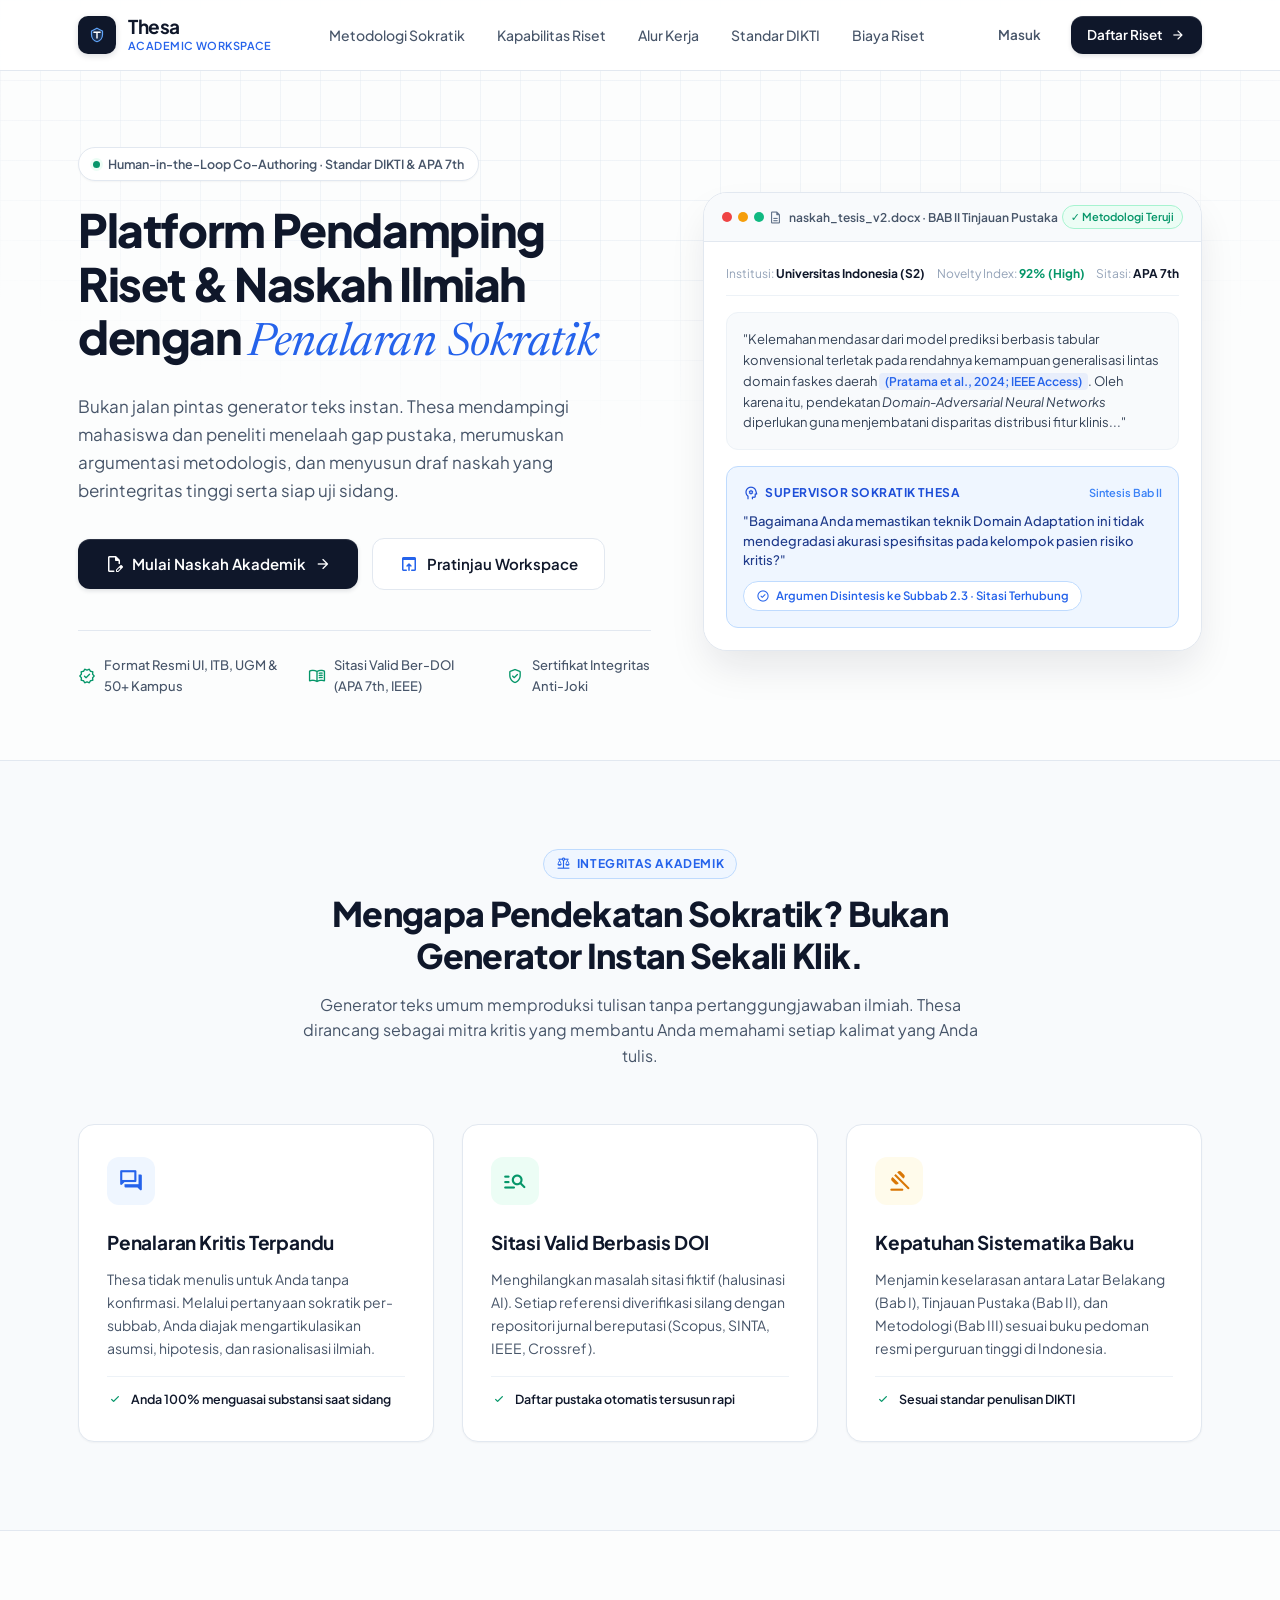
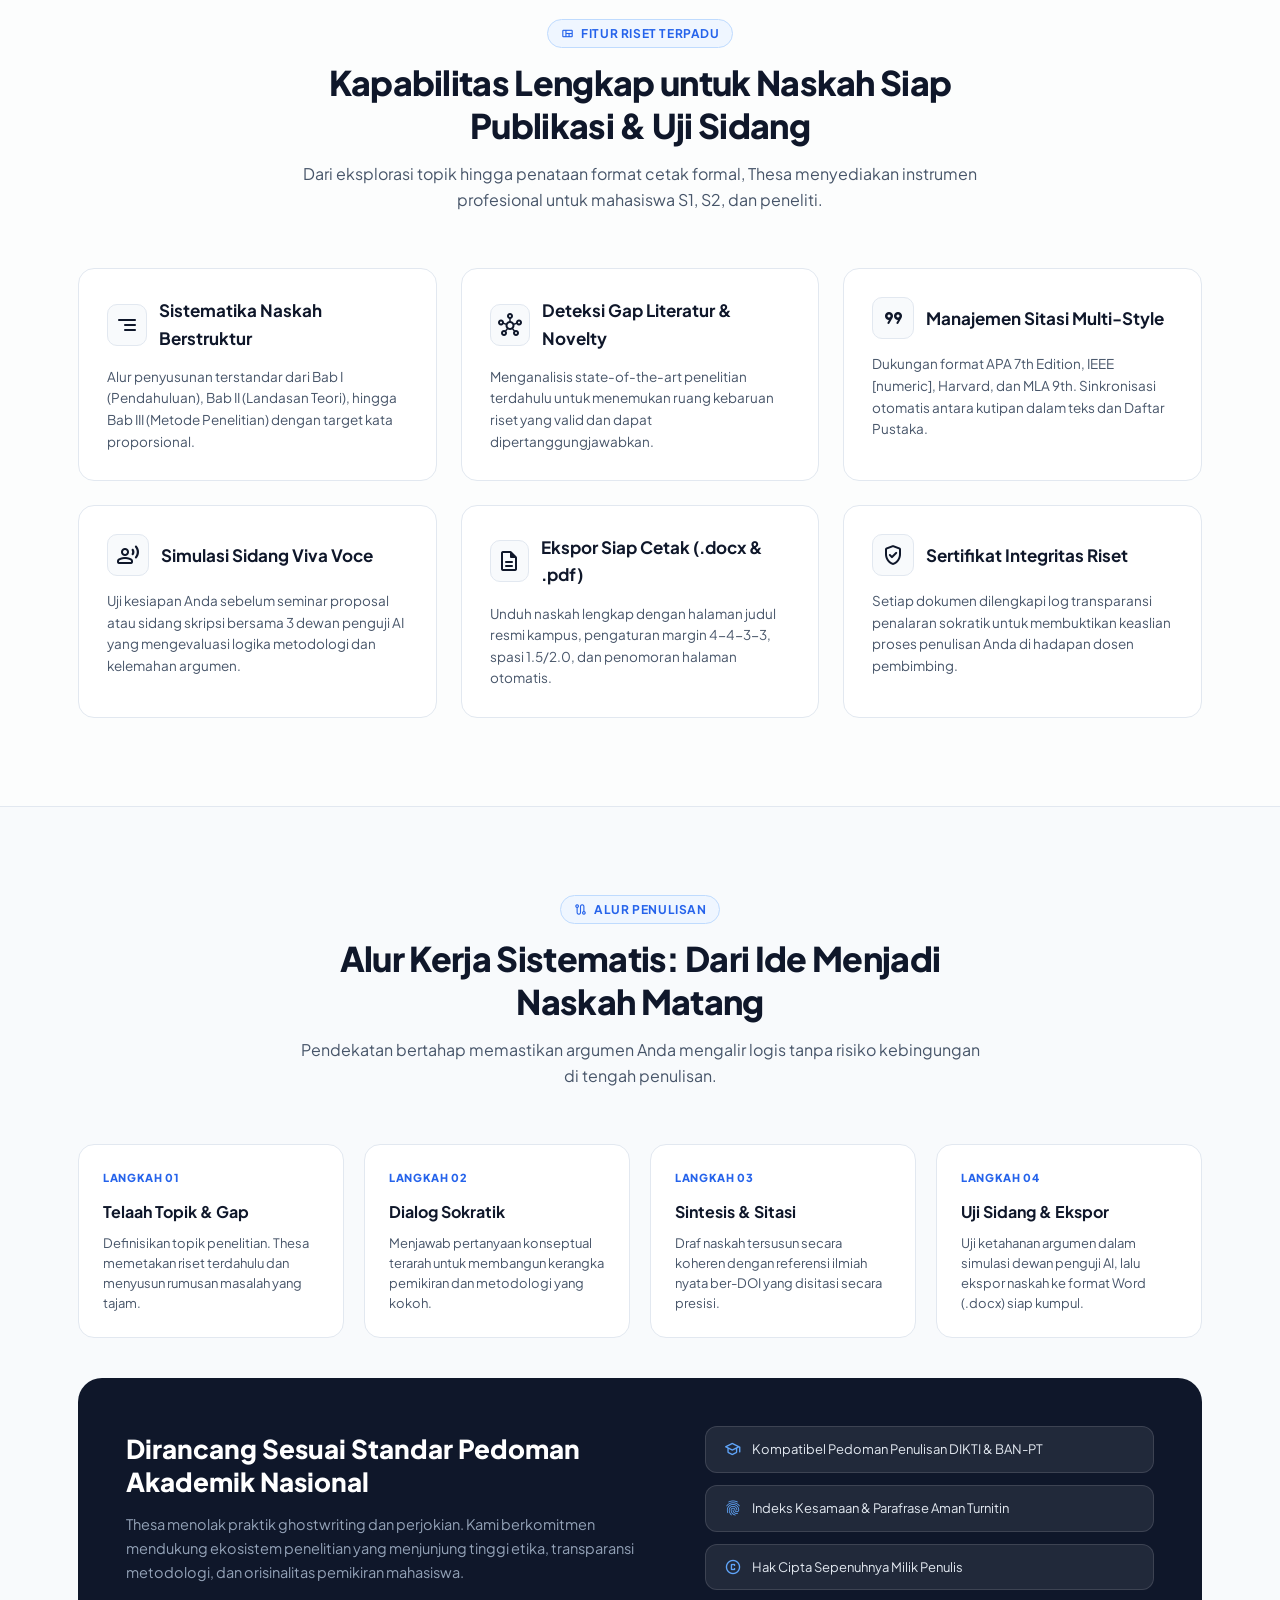
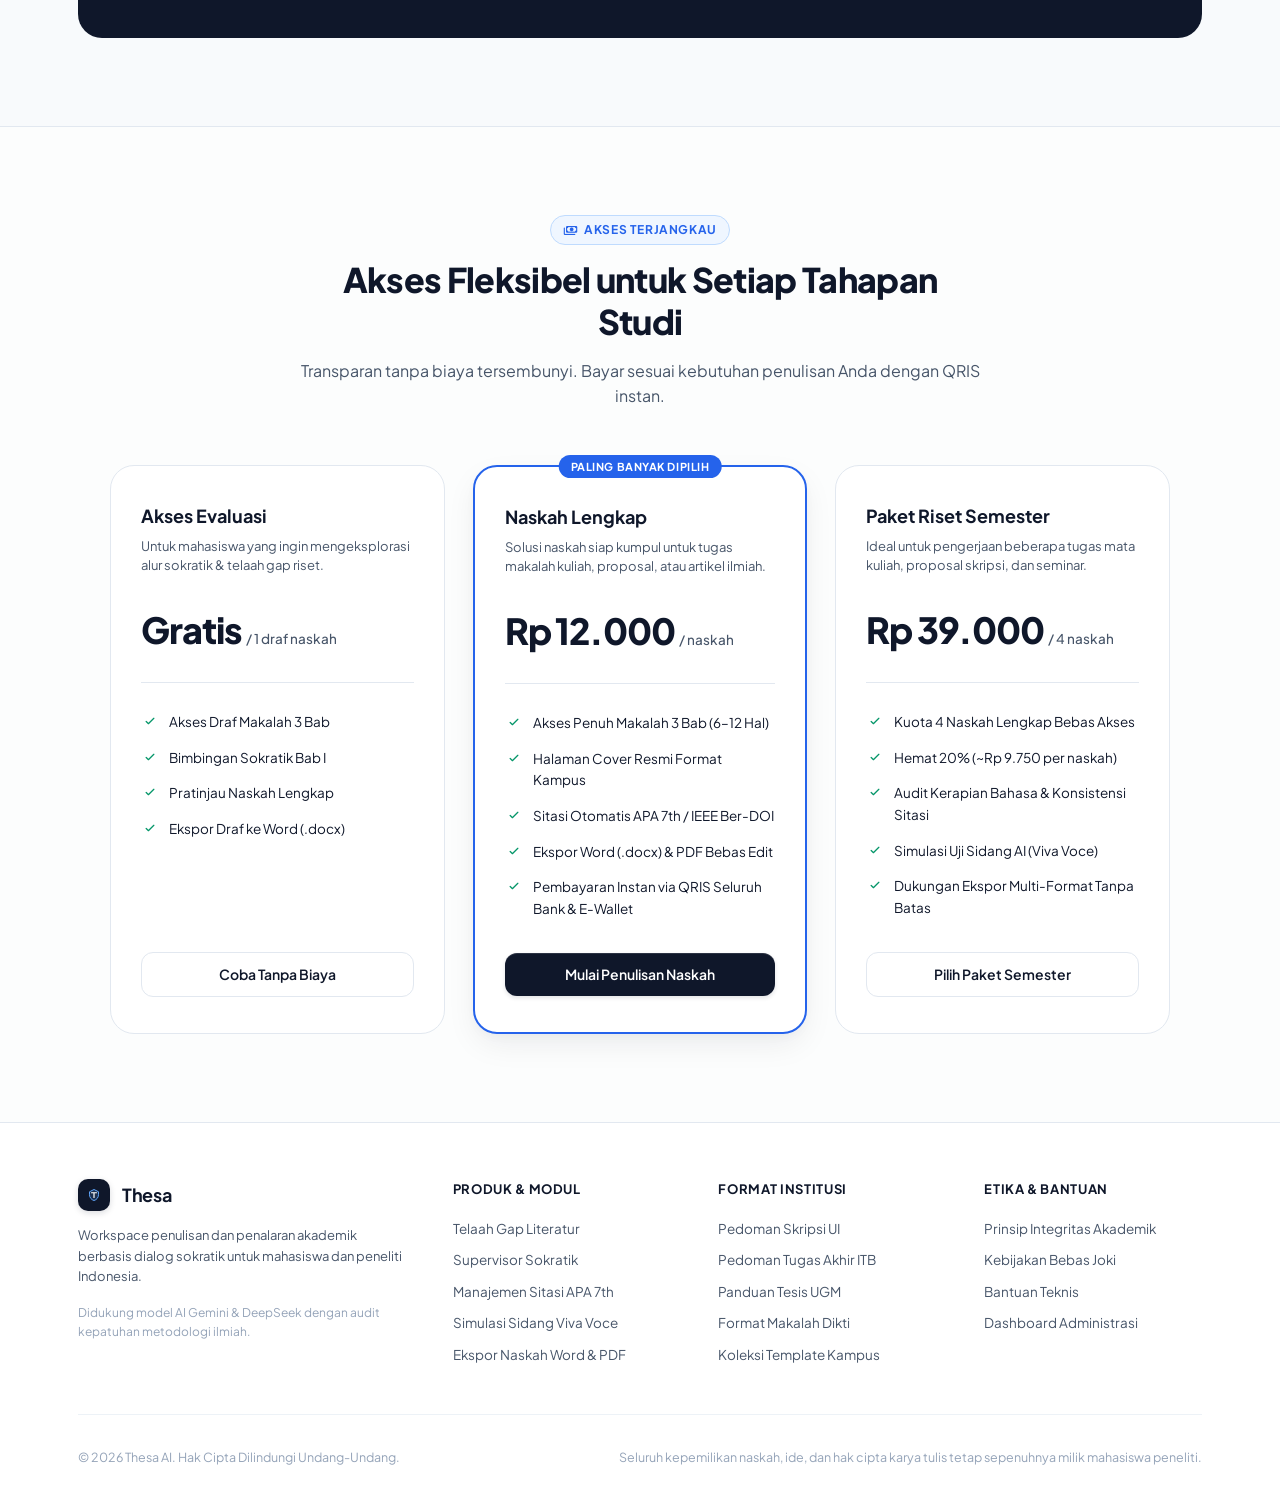
<file: web/landing.html>
<!DOCTYPE html>
<html lang="id">
<head>
  <meta charset="UTF-8">
  <meta name="viewport" content="width=device-width, initial-scale=1.0">
  <title>Thesa — Platform Riset & Penulisan Naskah Akademik Berbasis Penalaran Sokratik</title>
  <meta name="description" content="Workspace penulisan karya tulis ilmiah, skripsi, dan tesis berbasis dialog sokratik interaktif. Deteksi gap literatur, sitasi otomatis APA 7th/IEEE, dan ekspor Word (.docx) berstandar DIKTI.">
  
  <!-- Open Graph & Social Sharing -->
  <meta property="og:type" content="website">
  <meta property="og:title" content="Thesa — Academic Research & Thesis Workspace">
  <meta property="og:description" content="Bukan generator teks instan. Thesa mendampingi mahasiswa dan peneliti menyusun naskah ilmiah berintegritas tinggi dengan penalaran Sokratik.">
  <meta property="og:site_name" content="Thesa">
  <meta name="theme-color" content="#0f172a">
  
  <!-- Favicon: Distinctive Academic Shield -->
  <link rel="icon" href="data:image/svg+xml,<svg xmlns='http://www.w3.org/2000/svg' viewBox='0 0 36 36' fill='none'><rect width='36' height='36' rx='8' fill='%230f172a'/><path d='M18 7L27 11.5V17.5C27 22.8 23.2 27.7 18 29C12.8 27.7 9 22.8 9 17.5V11.5L18 7Z' stroke='%233b82f6' stroke-width='1.6' fill='rgba(59,130,246,0.12)'/><path d='M14 13.5H22M18 13.5V23' stroke='%23ffffff' stroke-width='2' stroke-linecap='round'/></svg>">
  
  <!-- Typography: Plus Jakarta Sans & Newsreader for Academic Poise -->
  <link rel="preconnect" href="https://fonts.googleapis.com">
  <link rel="preconnect" href="https://fonts.gstatic.com" crossorigin>
  <link href="https://fonts.googleapis.com/css2?family=Newsreader:ital,opsz,wght@1,6..72,400;1,6..72,500&family=Plus+Jakarta+Sans:ital,wght@0,400;0,500;0,600;0,700;0,800;1,400&display=swap" rel="stylesheet">
  <link href="https://fonts.googleapis.com/css2?family=Material+Symbols+Rounded:opsz,wght,FILL,GRAD@24,400,0..1,0" rel="stylesheet">
  
  <style>
    /* ── DESIGN SYSTEM & TOKENS ── */
    *, *::before, *::after { box-sizing: border-box; margin: 0; padding: 0; }
    
    :root {
      --bg: #fcfdfd;
      --bg-subtle: #f8fafc;
      --surface: #ffffff;
      --surface-border: #e2e8f0;
      --surface-border-subtle: #edf2f7;
      
      --text-main: #0f172a;
      --text-muted: #475569;
      --text-dim: #94a3b8;
      
      --primary: #0f172a;
      --primary-hover: #1e293b;
      --primary-light: #f1f5f9;
      
      --accent: #2563eb;
      --accent-hover: #1d4ed8;
      --accent-soft: #eff6ff;
      --accent-border: #bfdbfe;
      
      --emerald: #059669;
      --emerald-soft: #ecfdf5;
      --emerald-border: #a7f3d0;
      
      --amber: #d97706;
      --amber-soft: #fffbeb;
      --amber-border: #fde68a;
      
      --font-sans: 'Plus Jakarta Sans', system-ui, -apple-system, sans-serif;
      --font-serif: 'Newsreader', Georgia, serif;
      
      --shadow-sm: 0 1px 2px 0 rgba(0, 0, 0, 0.04);
      --shadow-md: 0 4px 12px -2px rgba(15, 23, 42, 0.06), 0 2px 6px -1px rgba(15, 23, 42, 0.04);
      --shadow-lg: 0 12px 32px -4px rgba(15, 23, 42, 0.08), 0 4px 12px -2px rgba(15, 23, 42, 0.03);
      --shadow-xl: 0 20px 40px -6px rgba(15, 23, 42, 0.1);
      
      --r-sm: 8px;
      --r-md: 12px;
      --r-lg: 16px;
      --r-xl: 24px;
      --r-full: 9999px;
    }

    body {
      font-family: var(--font-sans);
      color: var(--text-main);
      background-color: var(--bg);
      line-height: 1.6;
      -webkit-font-smoothing: antialiased;
      -moz-osx-font-smoothing: grayscale;
      overflow-x: hidden;
    }

    a { text-decoration: none; color: inherit; }
    button { font-family: inherit; cursor: pointer; border: none; background: none; }
    .container { max-width: 1180px; margin: 0 auto; padding: 0 28px; }

    /* ── AMBIENT BACKGROUND GRAPHIC ── */
    .bg-grid-pattern {
      position: absolute;
      top: 0; left: 0; right: 0;
      height: 720px;
      background-image: 
        linear-gradient(to right, rgba(226, 232, 240, 0.45) 1px, transparent 1px),
        linear-gradient(to bottom, rgba(226, 232, 240, 0.45) 1px, transparent 1px);
      background-size: 40px 40px;
      mask-image: radial-gradient(ellipse 70% 60% at 50% 0%, #000 60%, transparent 100%);
      -webkit-mask-image: radial-gradient(ellipse 70% 60% at 50% 0%, #000 60%, transparent 100%);
      pointer-events: none;
      z-index: -1;
    }

    /* ── NAVIGATION BAR ── */
    .navbar {
      position: sticky;
      top: 0;
      z-index: 100;
      background: rgba(255, 255, 255, 0.88);
      backdrop-filter: blur(16px);
      -webkit-backdrop-filter: blur(16px);
      border-bottom: 1px solid var(--surface-border);
      padding: 16px 0;
      transition: all 0.2s ease;
    }

    .nav-wrap {
      display: flex;
      align-items: center;
      justify-content: space-between;
    }

    .brand-link {
      display: flex;
      align-items: center;
      gap: 12px;
    }

    .brand-mark {
      width: 38px;
      height: 38px;
      background: var(--primary);
      border-radius: 10px;
      display: flex;
      align-items: center;
      justify-content: center;
      color: #ffffff;
      box-shadow: 0 2px 6px rgba(15, 23, 42, 0.15);
    }

    .brand-text-block {
      display: flex;
      flex-direction: column;
    }

    .brand-name {
      font-size: 19px;
      font-weight: 700;
      letter-spacing: -0.02em;
      color: var(--text-main);
      line-height: 1.1;
    }

    .brand-tag {
      font-size: 11px;
      font-weight: 600;
      letter-spacing: 0.04em;
      text-transform: uppercase;
      color: var(--accent);
    }

    .nav-links {
      display: flex;
      align-items: center;
      gap: 32px;
      font-size: 14px;
      font-weight: 500;
      color: var(--text-muted);
    }

    .nav-links a {
      transition: color 0.15s ease;
    }

    .nav-links a:hover {
      color: var(--text-main);
    }

    .nav-actions {
      display: flex;
      align-items: center;
      gap: 14px;
    }

    /* ── BUTTONS ── */
    .btn {
      display: inline-flex;
      align-items: center;
      justify-content: center;
      gap: 8px;
      font-size: 14px;
      font-weight: 600;
      padding: 10px 20px;
      border-radius: var(--r-md);
      transition: all 0.18s cubic-bezier(0.16, 1, 0.3, 1);
      white-space: nowrap;
    }

    .btn-sm {
      padding: 8px 16px;
      font-size: 13.5px;
    }

    .btn-lg {
      padding: 13px 26px;
      font-size: 15px;
    }

    .btn-dark {
      background: var(--primary);
      color: #ffffff;
      box-shadow: 0 2px 4px rgba(15, 23, 42, 0.12), inset 0 1px 0 rgba(255, 255, 255, 0.12);
    }

    .btn-dark:hover {
      background: var(--primary-hover);
      transform: translateY(-1px);
      box-shadow: 0 4px 10px rgba(15, 23, 42, 0.18);
    }

    .btn-ghost {
      color: var(--text-muted);
      background: transparent;
    }

    .btn-ghost:hover {
      color: var(--text-main);
      background: var(--primary-light);
    }

    .btn-outline {
      border: 1px solid var(--surface-border);
      background: var(--surface);
      color: var(--text-main);
    }

    .btn-outline:hover {
      border-color: #cbd5e1;
      background: var(--bg-subtle);
    }

    /* ── HERO SECTION ── */
    .hero {
      padding: 76px 0 64px;
      position: relative;
    }

    .hero-grid {
      display: grid;
      grid-template-columns: 1.15fr 1fr;
      gap: 52px;
      align-items: center;
    }

    .hero-eyebrow {
      display: inline-flex;
      align-items: center;
      gap: 8px;
      background: var(--surface);
      border: 1px solid var(--surface-border);
      padding: 6px 14px;
      border-radius: var(--r-full);
      font-size: 12.5px;
      font-weight: 600;
      color: var(--text-muted);
      margin-bottom: 22px;
      box-shadow: var(--shadow-sm);
    }

    .hero-eyebrow .badge-dot {
      width: 7px;
      height: 7px;
      border-radius: 50%;
      background: var(--emerald);
      box-shadow: 0 0 0 3px var(--emerald-soft);
    }

    .hero-title {
      font-size: 46px;
      font-weight: 800;
      letter-spacing: -0.03em;
      line-height: 1.16;
      color: var(--text-main);
      margin-bottom: 20px;
    }

    .hero-title .serif-accent {
      font-family: var(--font-serif);
      font-style: italic;
      font-weight: 400;
      color: var(--accent);
      letter-spacing: -0.01em;
    }

    .hero-desc {
      font-size: 17px;
      line-height: 1.65;
      color: var(--text-muted);
      margin-bottom: 34px;
      max-width: 580px;
    }

    .hero-actions {
      display: flex;
      align-items: center;
      gap: 14px;
      margin-bottom: 40px;
      flex-wrap: wrap;
    }

    .trust-indicators {
      display: flex;
      align-items: center;
      gap: 28px;
      padding-top: 24px;
      border-top: 1px solid var(--surface-border);
    }

    .trust-item {
      display: flex;
      align-items: center;
      gap: 8px;
      font-size: 13px;
      font-weight: 500;
      color: var(--text-muted);
    }

    .trust-item .material-symbols-rounded {
      font-size: 18px;
      color: var(--emerald);
    }

    /* ── HERO INTERACTIVE WORKSPACE CANVAS PREVIEW ── */
    .workspace-preview-card {
      background: var(--surface);
      border: 1px solid var(--surface-border);
      border-radius: var(--r-xl);
      box-shadow: var(--shadow-xl);
      overflow: hidden;
      position: relative;
    }

    .preview-mac-header {
      background: #f8fafc;
      border-bottom: 1px solid var(--surface-border);
      padding: 12px 18px;
      display: flex;
      align-items: center;
      justify-content: space-between;
    }

    .preview-dots {
      display: flex;
      gap: 6px;
    }

    .preview-dot {
      width: 10px;
      height: 10px;
      border-radius: 50%;
    }
    .preview-dot.red { background: #ef4444; }
    .preview-dot.yellow { background: #f59e0b; }
    .preview-dot.green { background: #10b981; }

    .preview-doc-title {
      font-size: 12px;
      font-weight: 600;
      color: var(--text-muted);
      display: flex;
      align-items: center;
      gap: 6px;
    }

    .preview-status-pill {
      font-size: 11px;
      font-weight: 600;
      background: var(--emerald-soft);
      border: 1px solid var(--emerald-border);
      color: var(--emerald);
      padding: 2px 8px;
      border-radius: var(--r-full);
    }

    .preview-content {
      padding: 22px;
      display: flex;
      flex-direction: column;
      gap: 16px;
      background: #ffffff;
    }

    .preview-meta-row {
      display: flex;
      justify-content: space-between;
      align-items: center;
      font-size: 12px;
      padding-bottom: 12px;
      border-bottom: 1px solid var(--surface-border-subtle);
      color: var(--text-dim);
    }

    .preview-meta-row strong {
      color: var(--text-main);
    }

    .preview-academic-body {
      background: var(--bg-subtle);
      border: 1px solid var(--surface-border-subtle);
      border-radius: var(--r-md);
      padding: 16px;
      font-size: 13px;
      line-height: 1.6;
      color: #334155;
    }

    .preview-academic-body .citation {
      background: rgba(37, 99, 235, 0.08);
      color: var(--accent);
      padding: 1px 6px;
      border-radius: 4px;
      font-weight: 600;
      font-size: 12px;
    }

    .preview-socratic-box {
      border: 1px solid var(--accent-border);
      background: var(--accent-soft);
      border-radius: var(--r-md);
      padding: 16px;
      display: flex;
      flex-direction: column;
      gap: 10px;
    }

    .socratic-header {
      display: flex;
      align-items: center;
      justify-content: space-between;
    }

    .socratic-title {
      font-size: 12px;
      font-weight: 700;
      text-transform: uppercase;
      letter-spacing: 0.04em;
      color: var(--accent-hover);
      display: flex;
      align-items: center;
      gap: 6px;
    }

    .socratic-prompt {
      font-size: 13px;
      font-weight: 500;
      color: #1e3a8a;
      line-height: 1.5;
    }

    .socratic-action-chip {
      align-self: flex-start;
      display: inline-flex;
      align-items: center;
      gap: 6px;
      background: #ffffff;
      border: 1px solid var(--accent-border);
      padding: 5px 12px;
      border-radius: var(--r-full);
      font-size: 11.5px;
      font-weight: 600;
      color: var(--accent);
    }

    /* ── PHILOSOPHY SECTION (CO-AUTHORING VS JOKI AI) ── */
    .section {
      padding: 88px 0;
      position: relative;
    }

    .section-muted {
      background: var(--bg-subtle);
      border-top: 1px solid var(--surface-border);
      border-bottom: 1px solid var(--surface-border);
    }

    .section-head {
      text-align: center;
      max-width: 680px;
      margin: 0 auto 56px;
    }

    .section-badge {
      display: inline-flex;
      align-items: center;
      gap: 6px;
      font-size: 12px;
      font-weight: 700;
      text-transform: uppercase;
      letter-spacing: 0.05em;
      color: var(--accent);
      background: var(--accent-soft);
      border: 1px solid var(--accent-border);
      padding: 4px 12px;
      border-radius: var(--r-full);
      margin-bottom: 14px;
    }

    .section-title {
      font-size: 34px;
      font-weight: 800;
      letter-spacing: -0.02em;
      color: var(--text-main);
      line-height: 1.25;
      margin-bottom: 14px;
    }

    .section-desc {
      font-size: 16px;
      color: var(--text-muted);
      line-height: 1.6;
    }

    .pillars-grid {
      display: grid;
      grid-template-columns: repeat(3, 1fr);
      gap: 28px;
    }

    .pillar-card {
      background: var(--surface);
      border: 1px solid var(--surface-border);
      border-radius: var(--r-lg);
      padding: 32px 28px;
      box-shadow: var(--shadow-sm);
      transition: all 0.2s ease;
      display: flex;
      flex-direction: column;
    }

    .pillar-card:hover {
      transform: translateY(-3px);
      box-shadow: var(--shadow-md);
      border-color: #cbd5e1;
    }

    .pillar-icon-box {
      width: 48px;
      height: 48px;
      border-radius: var(--r-md);
      display: flex;
      align-items: center;
      justify-content: center;
      margin-bottom: 22px;
    }

    .pillar-card h3 {
      font-size: 19px;
      font-weight: 700;
      color: var(--text-main);
      margin-bottom: 10px;
      letter-spacing: -0.01em;
    }

    .pillar-card p {
      font-size: 14px;
      color: var(--text-muted);
      line-height: 1.65;
      margin-bottom: 16px;
      flex: 1;
    }

    .pillar-point {
      display: flex;
      align-items: center;
      gap: 8px;
      font-size: 12.5px;
      font-weight: 600;
      color: var(--text-main);
      padding-top: 12px;
      border-top: 1px solid var(--surface-border-subtle);
    }

    .pillar-point .material-symbols-rounded {
      font-size: 16px;
      color: var(--emerald);
    }

    /* ── CORE FEATURES (KAPABILITAS WORKSPACE) ── */
    .features-grid {
      display: grid;
      grid-template-columns: repeat(3, 1fr);
      gap: 24px;
    }

    .feature-box {
      background: var(--surface);
      border: 1px solid var(--surface-border);
      border-radius: var(--r-lg);
      padding: 28px;
      transition: all 0.2s ease;
    }

    .feature-box:hover {
      border-color: #cbd5e1;
      box-shadow: var(--shadow-md);
    }

    .feature-top {
      display: flex;
      align-items: center;
      gap: 12px;
      margin-bottom: 14px;
    }

    .feature-icon-wrap {
      width: 42px;
      height: 42px;
      border-radius: 10px;
      background: var(--bg-subtle);
      border: 1px solid var(--surface-border);
      display: flex;
      align-items: center;
      justify-content: center;
      color: var(--primary);
    }

    .feature-box h3 {
      font-size: 17px;
      font-weight: 700;
      color: var(--text-main);
    }

    .feature-box p {
      font-size: 13.5px;
      color: var(--text-muted);
      line-height: 1.6;
    }

    /* ── SCIENTIFIC WORKFLOW (ALUR RISET 4 LANGKAH) ── */
    .workflow-strip {
      display: grid;
      grid-template-columns: repeat(4, 1fr);
      gap: 20px;
      margin-top: 20px;
    }

    .workflow-step {
      background: var(--surface);
      border: 1px solid var(--surface-border);
      border-radius: var(--r-lg);
      padding: 24px;
      position: relative;
    }

    .step-number {
      font-size: 11px;
      font-weight: 800;
      letter-spacing: 0.06em;
      color: var(--accent);
      margin-bottom: 12px;
    }

    .workflow-step h4 {
      font-size: 16px;
      font-weight: 700;
      color: var(--text-main);
      margin-bottom: 8px;
    }

    .workflow-step p {
      font-size: 13px;
      color: var(--text-muted);
      line-height: 1.55;
    }

    /* ── PRICING SECTION ── */
    .pricing-grid {
      display: grid;
      grid-template-columns: repeat(3, 1fr);
      gap: 28px;
      max-width: 1060px;
      margin: 0 auto;
      align-items: stretch;
    }

    .price-card {
      background: var(--surface);
      border: 1px solid var(--surface-border);
      border-radius: var(--r-xl);
      padding: 36px 30px;
      display: flex;
      flex-direction: column;
      position: relative;
      transition: all 0.2s ease;
    }

    .price-card:hover {
      box-shadow: var(--shadow-lg);
    }

    .price-card.featured {
      border: 2px solid var(--accent);
      box-shadow: var(--shadow-lg);
    }

    .featured-tag {
      position: absolute;
      top: -12px;
      left: 50%;
      transform: translateX(-50%);
      background: var(--accent);
      color: #ffffff;
      font-size: 11px;
      font-weight: 700;
      letter-spacing: 0.05em;
      text-transform: uppercase;
      padding: 3px 12px;
      border-radius: var(--r-full);
    }

    .price-card-head {
      margin-bottom: 24px;
    }

    .price-plan-name {
      font-size: 18px;
      font-weight: 700;
      color: var(--text-main);
      margin-bottom: 6px;
    }

    .price-plan-desc {
      font-size: 13px;
      color: var(--text-muted);
      line-height: 1.5;
      min-height: 40px;
    }

    .price-amount-box {
      display: flex;
      align-items: baseline;
      gap: 4px;
      margin-bottom: 28px;
      padding-bottom: 24px;
      border-bottom: 1px solid var(--surface-border);
    }

    .price-val {
      font-size: 36px;
      font-weight: 800;
      letter-spacing: -0.03em;
      color: var(--text-main);
    }

    .price-unit {
      font-size: 13.5px;
      font-weight: 500;
      color: var(--text-muted);
    }

    .price-features-list {
      list-style: none;
      display: flex;
      flex-direction: column;
      gap: 14px;
      margin-bottom: 34px;
      flex: 1;
    }

    .price-features-list li {
      display: flex;
      align-items: flex-start;
      gap: 10px;
      font-size: 13.5px;
      color: var(--text-main);
    }

    .price-features-list li .material-symbols-rounded {
      font-size: 18px;
      color: var(--emerald);
      flex-shrink: 0;
      margin-top: 1px;
    }

    /* ── ETHICS & COMPLIANCE BANNER ── */
    .ethics-banner {
      background: var(--primary);
      color: #ffffff;
      border-radius: var(--r-xl);
      padding: 48px;
      display: grid;
      grid-template-columns: 1.2fr 1fr;
      gap: 40px;
      align-items: center;
      margin-top: 40px;
    }

    .ethics-banner h3 {
      font-size: 26px;
      font-weight: 800;
      line-height: 1.3;
      margin-bottom: 14px;
    }

    .ethics-banner p {
      font-size: 14.5px;
      color: #94a3b8;
      line-height: 1.65;
    }

    .ethics-pills {
      display: flex;
      flex-direction: column;
      gap: 12px;
    }

    .ethics-pill {
      background: rgba(255, 255, 255, 0.08);
      border: 1px solid rgba(255, 255, 255, 0.12);
      border-radius: var(--r-md);
      padding: 12px 18px;
      font-size: 13px;
      display: flex;
      align-items: center;
      gap: 10px;
      color: #e2e8f0;
    }

    .ethics-pill .material-symbols-rounded {
      font-size: 18px;
      color: #60a5fa;
    }

    /* ── FOOTER ── */
    footer {
      border-top: 1px solid var(--surface-border);
      padding: 56px 0 40px;
      background: var(--surface);
      font-size: 13.5px;
      color: var(--text-muted);
    }

    .footer-grid {
      display: grid;
      grid-template-columns: 1.5fr 1fr 1fr 1fr;
      gap: 48px;
      margin-bottom: 48px;
    }

    .footer-col h5 {
      font-size: 13px;
      font-weight: 700;
      text-transform: uppercase;
      letter-spacing: 0.05em;
      color: var(--text-main);
      margin-bottom: 18px;
    }

    .footer-col ul {
      list-style: none;
      display: flex;
      flex-direction: column;
      gap: 10px;
    }

    .footer-col a:hover {
      color: var(--text-main);
    }

    .footer-bottom {
      display: flex;
      justify-content: space-between;
      align-items: center;
      padding-top: 32px;
      border-top: 1px solid var(--surface-border-subtle);
      font-size: 12.5px;
      color: var(--text-dim);
    }

    /* ── RESPONSIVE ADAPTATIONS ── */
    @media (max-width: 980px) {
      .hero-grid { grid-template-columns: 1fr; gap: 40px; }
      .pillars-grid { grid-template-columns: 1fr; }
      .features-grid { grid-template-columns: 1fr 1fr; }
      .workflow-strip { grid-template-columns: 1fr 1fr; }
      .pricing-grid { grid-template-columns: 1fr; max-width: 420px; }
      .ethics-banner { grid-template-columns: 1fr; padding: 32px 24px; }
      .footer-grid { grid-template-columns: 1fr 1fr; gap: 32px; }
      .nav-links { display: none; }
      .hero-title { font-size: 34px; }
    }

    @media (max-width: 640px) {
      .features-grid { grid-template-columns: 1fr; }
      .workflow-strip { grid-template-columns: 1fr; }
      .footer-grid { grid-template-columns: 1fr; }
      .trust-indicators { flex-direction: column; align-items: flex-start; gap: 12px; }
      .hero-actions { flex-direction: column; width: 100%; }
      .btn-lg { width: 100%; }
      .hero { padding: 44px 0 36px; }
    }
  </style>
</head>
<body>

  <div class="bg-grid-pattern"></div>

  <!-- ── NAVBAR ── -->
  <nav class="navbar">
    <div class="container nav-wrap">
      <a href="landing.html" class="brand-link">
        <div class="brand-mark">
          <svg width="22" height="22" viewBox="0 0 36 36" fill="none">
            <path d="M18 7L27 11.5V17.5C27 22.8 23.2 27.7 18 29C12.8 27.7 9 22.8 9 17.5V11.5L18 7Z" stroke="#60a5fa" stroke-width="2" fill="rgba(96,165,250,0.18)"/>
            <path d="M13 13.5H23M18 13.5V23" stroke="#ffffff" stroke-width="2.4" stroke-linecap="round"/>
          </svg>
        </div>
        <div class="brand-text-block">
          <span class="brand-name">Thesa</span>
          <span class="brand-tag">Academic Workspace</span>
        </div>
      </a>

      <div class="nav-links">
        <a href="#metodologi">Metodologi Sokratik</a>
        <a href="#fitur">Kapabilitas Riset</a>
        <a href="#alur">Alur Kerja</a>
        <a href="#standar">Standar DIKTI</a>
        <a href="#biaya">Biaya Riset</a>
      </div>

      <div class="nav-actions">
        <a href="auth.html?mode=login" class="btn btn-sm btn-ghost">Masuk</a>
        <a href="auth.html?mode=register" class="btn btn-sm btn-dark">
          <span>Daftar Riset</span>
          <span class="material-symbols-rounded" style="font-size:16px;">arrow_forward</span>
        </a>
      </div>
    </div>
  </nav>

  <!-- ── HERO SECTION ── -->
  <section class="hero">
    <div class="container hero-grid">
      <div>
        <div class="hero-eyebrow">
          <span class="badge-dot"></span>
          <span>Human-in-the-Loop Co-Authoring · Standar DIKTI &amp; APA 7th</span>
        </div>

        <h1 class="hero-title">
          Platform Pendamping Riset &amp; Naskah Ilmiah dengan <span class="serif-accent">Penalaran Sokratik</span>
        </h1>

        <p class="hero-desc">
          Bukan jalan pintas generator teks instan. Thesa mendampingi mahasiswa dan peneliti menelaah gap pustaka, merumuskan argumentasi metodologis, dan menyusun draf naskah yang berintegritas tinggi serta siap uji sidang.
        </p>

        <div class="hero-actions">
          <a href="auth.html" class="btn btn-lg btn-dark">
            <span class="material-symbols-rounded" style="font-size:20px;">edit_document</span>
            <span>Mulai Naskah Akademik</span>
            <span class="material-symbols-rounded" style="font-size:18px;">arrow_forward</span>
          </a>
          <a href="app.html" class="btn btn-lg btn-outline">
            <span class="material-symbols-rounded" style="font-size:20px; color:var(--accent);">open_in_browser</span>
            <span>Pratinjau Workspace</span>
          </a>
        </div>

        <div class="trust-indicators">
          <div class="trust-item">
            <span class="material-symbols-rounded">verified</span>
            <span>Format Resmi UI, ITB, UGM &amp; 50+ Kampus</span>
          </div>
          <div class="trust-item">
            <span class="material-symbols-rounded">menu_book</span>
            <span>Sitasi Valid Ber-DOI (APA 7th, IEEE)</span>
          </div>
          <div class="trust-item">
            <span class="material-symbols-rounded">verified_user</span>
            <span>Sertifikat Integritas Anti-Joki</span>
          </div>
        </div>
      </div>

      <!-- Right Interactive Research Workspace Canvas -->
      <div class="workspace-preview-card">
        <div class="preview-mac-header">
          <div class="preview-dots">
            <span class="preview-dot red"></span>
            <span class="preview-dot yellow"></span>
            <span class="preview-dot green"></span>
          </div>
          <div class="preview-doc-title">
            <span class="material-symbols-rounded" style="font-size:15px; color:#64748b;">description</span>
            <span>naskah_tesis_v2.docx · BAB II Tinjauan Pustaka</span>
          </div>
          <span class="preview-status-pill">✓ Metodologi Teruji</span>
        </div>

        <div class="preview-content">
          <div class="preview-meta-row">
            <div>Institusi: <strong>Universitas Indonesia (S2)</strong></div>
            <div>Novelty Index: <strong style="color:var(--emerald);">92% (High)</strong></div>
            <div>Sitasi: <strong>APA 7th</strong></div>
          </div>

          <!-- Academic text snippet -->
          <div class="preview-academic-body">
            <p>
              "Kelemahan mendasar dari model prediksi berbasis tabular konvensional terletak pada rendahnya kemampuan generalisasi lintas domain faskes daerah <span class="citation">(Pratama et al., 2024; IEEE Access)</span>. Oleh karena itu, pendekatan <em>Domain-Adversarial Neural Networks</em> diperlukan guna menjembatani disparitas distribusi fitur klinis..."
            </p>
          </div>

          <!-- Socratic Prompt Note -->
          <div class="preview-socratic-box">
            <div class="socratic-header">
              <span class="socratic-title">
                <span class="material-symbols-rounded" style="font-size:16px;">psychology</span>
                Supervisor Sokratik Thesa
              </span>
              <span style="font-size:11px; font-weight:600; color:#3b82f6;">Sintesis Bab II</span>
            </div>
            <p class="socratic-prompt">
              "Bagaimana Anda memastikan teknik Domain Adaptation ini tidak mendegradasi akurasi spesifisitas pada kelompok pasien risiko kritis?"
            </p>
            <div class="socratic-action-chip">
              <span class="material-symbols-rounded" style="font-size:14px;">check_circle</span>
              <span>Argumen Disintesis ke Subbab 2.3 · Sitasi Terhubung</span>
            </div>
          </div>
        </div>
      </div>
    </div>
  </section>

  <!-- ── PHILOSOPHY SECTION (KENAPA SOKRATIK? BUKAN JOKI) ── -->
  <section class="section section-muted" id="metodologi">
    <div class="container">
      <div class="section-head">
        <div class="section-badge">
          <span class="material-symbols-rounded" style="font-size:15px;">balance</span>
          <span>Integritas Akademik</span>
        </div>
        <h2 class="section-title">Mengapa Pendekatan Sokratik? Bukan Generator Instan Sekali Klik.</h2>
        <p class="section-desc">
          Generator teks umum memproduksi tulisan tanpa pertanggungjawaban ilmiah. Thesa dirancang sebagai mitra kritis yang membantu Anda memahami setiap kalimat yang Anda tulis.
        </p>
      </div>

      <div class="pillars-grid">
        <!-- Pillar 1 -->
        <div class="pillar-card">
          <div class="pillar-icon-box" style="background:#eff6ff; color:#2563eb;">
            <span class="material-symbols-rounded" style="font-size:26px;">forum</span>
          </div>
          <h3>Penalaran Kritis Terpandu</h3>
          <p>
            Thesa tidak menulis untuk Anda tanpa konfirmasi. Melalui pertanyaan sokratik per-subbab, Anda diajak mengartikulasikan asumsi, hipotesis, dan rasionalisasi ilmiah.
          </p>
          <div class="pillar-point">
            <span class="material-symbols-rounded">check</span>
            <span>Anda 100% menguasai substansi saat sidang</span>
          </div>
        </div>

        <!-- Pillar 2 -->
        <div class="pillar-card">
          <div class="pillar-icon-box" style="background:#ecfdf5; color:#059669;">
            <span class="material-symbols-rounded" style="font-size:26px;">manage_search</span>
          </div>
          <h3>Sitasi Valid Berbasis DOI</h3>
          <p>
            Menghilangkan masalah sitasi fiktif (halusinasi AI). Setiap referensi diverifikasi silang dengan repositori jurnal bereputasi (Scopus, SINTA, IEEE, Crossref).
          </p>
          <div class="pillar-point">
            <span class="material-symbols-rounded">check</span>
            <span>Daftar pustaka otomatis tersusun rapi</span>
          </div>
        </div>

        <!-- Pillar 3 -->
        <div class="pillar-card">
          <div class="pillar-icon-box" style="background:#fffbeb; color:#d97706;">
            <span class="material-symbols-rounded" style="font-size:26px;">gavel</span>
          </div>
          <h3>Kepatuhan Sistematika Baku</h3>
          <p>
            Menjamin keselarasan antara Latar Belakang (Bab I), Tinjauan Pustaka (Bab II), dan Metodologi (Bab III) sesuai buku pedoman resmi perguruan tinggi di Indonesia.
          </p>
          <div class="pillar-point">
            <span class="material-symbols-rounded">check</span>
            <span>Sesuai standar penulisan DIKTI</span>
          </div>
        </div>
      </div>
    </div>
  </section>

  <!-- ── KAPABILITAS WORKSPACE (CORE FEATURES) ── -->
  <section class="section" id="fitur">
    <div class="container">
      <div class="section-head">
        <div class="section-badge">
          <span class="material-symbols-rounded" style="font-size:15px;">view_quilt</span>
          <span>Fitur Riset Terpadu</span>
        </div>
        <h2 class="section-title">Kapabilitas Lengkap untuk Naskah Siap Publikasi &amp; Uji Sidang</h2>
        <p class="section-desc">
          Dari eksplorasi topik hingga penataan format cetak formal, Thesa menyediakan instrumen profesional untuk mahasiswa S1, S2, dan peneliti.
        </p>
      </div>

      <div class="features-grid">
        <!-- Feature 1 -->
        <div class="feature-box">
          <div class="feature-top">
            <div class="feature-icon-wrap">
              <span class="material-symbols-rounded">segment</span>
            </div>
            <h3>Sistematika Naskah Berstruktur</h3>
          </div>
          <p>
            Alur penyusunan terstandar dari Bab I (Pendahuluan), Bab II (Landasan Teori), hingga Bab III (Metode Penelitian) dengan target kata proporsional.
          </p>
        </div>

        <!-- Feature 2 -->
        <div class="feature-box">
          <div class="feature-top">
            <div class="feature-icon-wrap">
              <span class="material-symbols-rounded">hub</span>
            </div>
            <h3>Deteksi Gap Literatur &amp; Novelty</h3>
          </div>
          <p>
            Menganalisis state-of-the-art penelitian terdahulu untuk menemukan ruang kebaruan riset yang valid dan dapat dipertanggungjawabkan.
          </p>
        </div>

        <!-- Feature 3 -->
        <div class="feature-box">
          <div class="feature-top">
            <div class="feature-icon-wrap">
              <span class="material-symbols-rounded">format_quote</span>
            </div>
            <h3>Manajemen Sitasi Multi-Style</h3>
          </div>
          <p>
            Dukungan format APA 7th Edition, IEEE [numeric], Harvard, dan MLA 9th. Sinkronisasi otomatis antara kutipan dalam teks dan Daftar Pustaka.
          </p>
        </div>

        <!-- Feature 4 -->
        <div class="feature-box">
          <div class="feature-top">
            <div class="feature-icon-wrap">
              <span class="material-symbols-rounded">record_voice_over</span>
            </div>
            <h3>Simulasi Sidang Viva Voce</h3>
          </div>
          <p>
            Uji kesiapan Anda sebelum seminar proposal atau sidang skripsi bersama 3 dewan penguji AI yang mengevaluasi logika metodologi dan kelemahan argumen.
          </p>
        </div>

        <!-- Feature 5 -->
        <div class="feature-box">
          <div class="feature-top">
            <div class="feature-icon-wrap">
              <span class="material-symbols-rounded">description</span>
            </div>
            <h3>Ekspor Siap Cetak (.docx &amp; .pdf)</h3>
          </div>
          <p>
            Unduh naskah lengkap dengan halaman judul resmi kampus, pengaturan margin 4-4-3-3, spasi 1.5/2.0, dan penomoran halaman otomatis.
          </p>
        </div>

        <!-- Feature 6 -->
        <div class="feature-box">
          <div class="feature-top">
            <div class="feature-icon-wrap">
              <span class="material-symbols-rounded">verified_user</span>
            </div>
            <h3>Sertifikat Integritas Riset</h3>
          </div>
          <p>
            Setiap dokumen dilengkapi log transparansi penalaran sokratik untuk membuktikan keaslian proses penulisan Anda di hadapan dosen pembimbing.
          </p>
        </div>
      </div>
    </div>
  </section>

  <!-- ── ALUR KERJA ILMIAH (4 LANGKAH) ── -->
  <section class="section section-muted" id="alur">
    <div class="container">
      <div class="section-head">
        <div class="section-badge">
          <span class="material-symbols-rounded" style="font-size:15px;">route</span>
          <span>Alur Penulisan</span>
        </div>
        <h2 class="section-title">Alur Kerja Sistematis: Dari Ide Menjadi Naskah Matang</h2>
        <p class="section-desc">
          Pendekatan bertahap memastikan argumen Anda mengalir logis tanpa risiko kebingungan di tengah penulisan.
        </p>
      </div>

      <div class="workflow-strip">
        <div class="workflow-step">
          <div class="step-number">LANGKAH 01</div>
          <h4>Telaah Topik &amp; Gap</h4>
          <p>Definisikan topik penelitian. Thesa memetakan riset terdahulu dan menyusun rumusan masalah yang tajam.</p>
        </div>

        <div class="workflow-step">
          <div class="step-number">LANGKAH 02</div>
          <h4>Dialog Sokratik</h4>
          <p>Menjawab pertanyaan konseptual terarah untuk membangun kerangka pemikiran dan metodologi yang kokoh.</p>
        </div>

        <div class="workflow-step">
          <div class="step-number">LANGKAH 03</div>
          <h4>Sintesis &amp; Sitasi</h4>
          <p>Draf naskah tersusun secara koheren dengan referensi ilmiah nyata ber-DOI yang disitasi secara presisi.</p>
        </div>

        <div class="workflow-step">
          <div class="step-number">LANGKAH 04</div>
          <h4>Uji Sidang &amp; Ekspor</h4>
          <p>Uji ketahanan argumen dalam simulasi dewan penguji AI, lalu ekspor naskah ke format Word (.docx) siap kumpul.</p>
        </div>
      </div>

      <!-- Ethics Banner -->
      <div class="ethics-banner" id="standar">
        <div>
          <h3>Dirancang Sesuai Standar Pedoman Akademik Nasional</h3>
          <p>
            Thesa menolak praktik ghostwriting dan perjokian. Kami berkomitmen mendukung ekosistem penelitian yang menjunjung tinggi etika, transparansi metodologi, dan orisinalitas pemikiran mahasiswa.
          </p>
        </div>
        <div class="ethics-pills">
          <div class="ethics-pill">
            <span class="material-symbols-rounded">school</span>
            <span>Kompatibel Pedoman Penulisan DIKTI &amp; BAN-PT</span>
          </div>
          <div class="ethics-pill">
            <span class="material-symbols-rounded">fingerprint</span>
            <span>Indeks Kesamaan &amp; Parafrase Aman Turnitin</span>
          </div>
          <div class="ethics-pill">
            <span class="material-symbols-rounded">copyright</span>
            <span>Hak Cipta Sepenuhnya Milik Penulis</span>
          </div>
        </div>
      </div>
    </div>
  </section>

  <!-- ── BIAYA & AKSES (PRICING) ── -->
  <section class="section" id="biaya">
    <div class="container">
      <div class="section-head">
        <div class="section-badge">
          <span class="material-symbols-rounded" style="font-size:15px;">payments</span>
          <span>Akses Terjangkau</span>
        </div>
        <h2 class="section-title">Akses Fleksibel untuk Setiap Tahapan Studi</h2>
        <p class="section-desc">
          Transparan tanpa biaya tersembunyi. Bayar sesuai kebutuhan penulisan Anda dengan QRIS instan.
        </p>
      </div>

      <div class="pricing-grid">
        <!-- Tier 1: Trial -->
        <div class="price-card">
          <div class="price-card-head">
            <div class="price-plan-name">Akses Evaluasi</div>
            <div class="price-plan-desc">Untuk mahasiswa yang ingin mengeksplorasi alur sokratik &amp; telaah gap riset.</div>
          </div>

          <div class="price-amount-box">
            <div class="price-val">Gratis</div>
            <div class="price-unit">/ 1 draf naskah</div>
          </div>

          <ul class="price-features-list">
            <li>
              <span class="material-symbols-rounded">check</span>
              <span>Akses Draf Makalah 3 Bab</span>
            </li>
            <li>
              <span class="material-symbols-rounded">check</span>
              <span>Bimbingan Sokratik Bab I</span>
            </li>
            <li>
              <span class="material-symbols-rounded">check</span>
              <span>Pratinjau Naskah Lengkap</span>
            </li>
            <li>
              <span class="material-symbols-rounded">check</span>
              <span>Ekspor Draf ke Word (.docx)</span>
            </li>
          </ul>

          <a href="auth.html" class="btn btn-outline" style="width:100%;">Coba Tanpa Biaya</a>
        </div>

        <!-- Tier 2: Single Naskah (Featured) -->
        <div class="price-card featured">
          <span class="featured-tag">Paling Banyak Dipilih</span>

          <div class="price-card-head">
            <div class="price-plan-name">Naskah Lengkap</div>
            <div class="price-plan-desc">Solusi naskah siap kumpul untuk tugas makalah kuliah, proposal, atau artikel ilmiah.</div>
          </div>

          <div class="price-amount-box">
            <div class="price-val">Rp 12.000</div>
            <div class="price-unit">/ naskah</div>
          </div>

          <ul class="price-features-list">
            <li>
              <span class="material-symbols-rounded">check</span>
              <span>Akses Penuh Makalah 3 Bab (6–12 Hal)</span>
            </li>
            <li>
              <span class="material-symbols-rounded">check</span>
              <span>Halaman Cover Resmi Format Kampus</span>
            </li>
            <li>
              <span class="material-symbols-rounded">check</span>
              <span>Sitasi Otomatis APA 7th / IEEE Ber-DOI</span>
            </li>
            <li>
              <span class="material-symbols-rounded">check</span>
              <span>Ekspor Word (.docx) &amp; PDF Bebas Edit</span>
            </li>
            <li>
              <span class="material-symbols-rounded">check</span>
              <span>Pembayaran Instan via QRIS Seluruh Bank &amp; E-Wallet</span>
            </li>
          </ul>

          <a href="auth.html" class="btn btn-dark" style="width:100%;">Mulai Penulisan Naskah</a>
        </div>

        <!-- Tier 3: Paket Semester -->
        <div class="price-card">
          <div class="price-card-head">
            <div class="price-plan-name">Paket Riset Semester</div>
            <div class="price-plan-desc">Ideal untuk pengerjaan beberapa tugas mata kuliah, proposal skripsi, dan seminar.</div>
          </div>

          <div class="price-amount-box">
            <div class="price-val">Rp 39.000</div>
            <div class="price-unit">/ 4 naskah</div>
          </div>

          <ul class="price-features-list">
            <li>
              <span class="material-symbols-rounded">check</span>
              <span>Kuota 4 Naskah Lengkap Bebas Akses</span>
            </li>
            <li>
              <span class="material-symbols-rounded">check</span>
              <span>Hemat 20% (~Rp 9.750 per naskah)</span>
            </li>
            <li>
              <span class="material-symbols-rounded">check</span>
              <span>Audit Kerapian Bahasa &amp; Konsistensi Sitasi</span>
            </li>
            <li>
              <span class="material-symbols-rounded">check</span>
              <span>Simulasi Uji Sidang AI (Viva Voce)</span>
            </li>
            <li>
              <span class="material-symbols-rounded">check</span>
              <span>Dukungan Ekspor Multi-Format Tanpa Batas</span>
            </li>
          </ul>

          <a href="auth.html" class="btn btn-outline" style="width:100%;">Pilih Paket Semester</a>
        </div>
      </div>
    </div>
  </section>

  <!-- ── FOOTER ── -->
  <footer>
    <div class="container">
      <div class="footer-grid">
        <div class="footer-col">
          <div class="brand-link" style="margin-bottom:14px;">
            <div class="brand-mark" style="width:32px; height:32px;">
              <svg width="18" height="18" viewBox="0 0 36 36" fill="none">
                <path d="M18 7L27 11.5V17.5C27 22.8 23.2 27.7 18 29C12.8 27.7 9 22.8 9 17.5V11.5L18 7Z" stroke="#60a5fa" stroke-width="2" fill="rgba(96,165,250,0.18)"/>
                <path d="M13 13.5H23M18 13.5V23" stroke="#ffffff" stroke-width="2.4" stroke-linecap="round"/>
              </svg>
            </div>
            <span class="brand-name" style="font-size:18px;">Thesa</span>
          </div>
          <p style="font-size:13px; line-height:1.6; color:var(--text-muted); margin-bottom:16px;">
            Workspace penulisan dan penalaran akademik berbasis dialog sokratik untuk mahasiswa dan peneliti Indonesia.
          </p>
          <div style="font-size:12px; color:var(--text-dim);">
            Didukung model AI Gemini &amp; DeepSeek dengan audit kepatuhan metodologi ilmiah.
          </div>
        </div>

        <div class="footer-col">
          <h5>Produk &amp; Modul</h5>
          <ul>
            <li><a href="#fitur">Telaah Gap Literatur</a></li>
            <li><a href="#fitur">Supervisor Sokratik</a></li>
            <li><a href="#fitur">Manajemen Sitasi APA 7th</a></li>
            <li><a href="#fitur">Simulasi Sidang Viva Voce</a></li>
            <li><a href="#fitur">Ekspor Naskah Word &amp; PDF</a></li>
          </ul>
        </div>

        <div class="footer-col">
          <h5>Format Institusi</h5>
          <ul>
            <li><a href="app.html">Pedoman Skripsi UI</a></li>
            <li><a href="app.html">Pedoman Tugas Akhir ITB</a></li>
            <li><a href="app.html">Panduan Tesis UGM</a></li>
            <li><a href="app.html">Format Makalah Dikti</a></li>
            <li><a href="app.html">Koleksi Template Kampus</a></li>
          </ul>
        </div>

        <div class="footer-col">
          <h5>Etika &amp; Bantuan</h5>
          <ul>
            <li><a href="#standar">Prinsip Integritas Akademik</a></li>
            <li><a href="#standar">Kebijakan Bebas Joki</a></li>
            <li><a href="mailto:support@thesa.ai">Bantuan Teknis</a></li>
            <li><a href="admin.html">Dashboard Administrasi</a></li>
          </ul>
        </div>
      </div>

      <div class="footer-bottom">
        <div>© 2026 Thesa AI. Hak Cipta Dilindungi Undang-Undang.</div>
        <div>Seluruh kepemilikan naskah, ide, dan hak cipta karya tulis tetap sepenuhnya milik mahasiswa peneliti.</div>
      </div>
    </div>
  </footer>

  <script>
    // Smart Auth Redirection
    function handleSmartAuth(targetPath = 'auth.html') {
      const user = localStorage.getItem('thesaUser') || sessionStorage.getItem('thesaUser');
      if (user) {
        window.location.href = 'app.html';
      } else {
        window.location.href = targetPath;
      }
    }

    document.addEventListener('DOMContentLoaded', () => {
      // Connect CTAs to smart auth handler
      document.querySelectorAll('a[href="auth.html"]').forEach(btn => {
        btn.addEventListener('click', (e) => {
          const user = localStorage.getItem('thesaUser') || sessionStorage.getItem('thesaUser');
          if (user) {
            e.preventDefault();
            window.location.href = 'app.html';
          }
        });
      });
    });
  </script>
</body>
</html>
</file>
<file: web/style.css>
/* ===================================================================
   THESA AI — Unified Academic Editorial Design System
   Philosophy: Clean Canvas · Slate 900 · Sapphire Accent · High Rigor
   =================================================================== */

/* ── Design Tokens ─────────────────────────────────────────── */
:root {
  /* Core Slate & Neutral Palette */
  --white:          #ffffff;
  --gray-50:        #f8fafc;
  --gray-100:       #f1f5f9;
  --gray-200:       #e2e8f0;
  --gray-300:       #cbd5e1;
  --gray-400:       #94a3b8;
  --gray-500:       #64748b;
  --gray-700:       #334155;
  --gray-900:       #0f172a;

  /* Primary Deep Graphite */
  --primary:        #0f172a;
  --primary-hover:  #1e293b;
  --primary-light:  #f1f5f9;

  /* Sapphire Brand Accent */
  --brand:          #2563eb;
  --brand-dark:     #1d4ed8;
  --brand-light:    #eff6ff;
  --accent-border:  #bfdbfe;

  /* Academic Accents */
  --green-50:       #ecfdf5;
  --green-100:      #d1fae5;
  --green-500:      #10b981;
  --green-600:      #059669;
  --green-700:      #047857;

  --amber-50:       #fffbeb;
  --amber-100:      #fef3c7;
  --amber-500:      #f59e0b;
  --amber-600:      #d97706;

  --red-50:         #fef2f2;
  --red-500:        #ef4444;

  /* Semantic */
  --bg:             #ffffff;
  --surface:        #ffffff;
  --surface-muted:  #f8fafc;
  --border:         #e2e8f0;
  --border-focus:   #2563eb;
  --text:           #0f172a;
  --text-secondary: #475569;
  --text-dim:       #94a3b8;
  --success:        #059669;

  /* Radius */
  --r-sm:   6px;
  --r-md:   10px;
  --r-lg:   14px;
  --r-xl:   18px;
  --r-2xl:  22px;
  --r-full: 9999px;

  /* Shadow */
  --shadow-xs: 0 1px 2px rgba(0,0,0,0.05);
  --shadow-sm: 0 1px 3px rgba(0,0,0,0.08), 0 1px 2px rgba(0,0,0,0.04);
  --shadow-md: 0 4px 6px -1px rgba(0,0,0,0.07), 0 2px 4px -1px rgba(0,0,0,0.04);
  --shadow-lg: 0 10px 15px -3px rgba(0,0,0,0.08), 0 4px 6px -2px rgba(0,0,0,0.03);

  /* Typography */
  --font-sans: 'Plus Jakarta Sans', system-ui, -apple-system, sans-serif;
  --font-display: 'Plus Jakarta Sans', system-ui, -apple-system, sans-serif;
  --font-mono: 'JetBrains Mono', monospace;
}

/* ── Custom Sleek Scrollbars ───────────────────────────────── */
::-webkit-scrollbar {
  width: 6px;
  height: 6px;
}
::-webkit-scrollbar-track {
  background: transparent;
}
::-webkit-scrollbar-thumb {
  background: rgba(156, 163, 175, 0.4);
  border-radius: 999px;
}
::-webkit-scrollbar-thumb:hover {
  background: rgba(107, 114, 128, 0.7);
}

/* ── Reset ─────────────────────────────────────────────────── */
*, *::before, *::after { box-sizing: border-box; margin: 0; padding: 0; }
html { font-size: 16px; scroll-behavior: smooth; }
body {
  font-family: var(--font-sans);
  background: var(--bg);
  color: var(--text);
  -webkit-font-smoothing: antialiased;
  -moz-osx-font-smoothing: grayscale;
  line-height: 1.5;
  height: 100vh;
  overflow: hidden;
}
button { font-family: var(--font-sans); cursor: pointer; }
input, textarea { font-family: var(--font-sans); }
a { text-decoration: none; }
img { display: block; max-width: 100%; }

/* ── Utilities ─────────────────────────────────────────────── */
.material-symbols-rounded { font-variation-settings: 'FILL' 0, 'wght' 400, 'GRAD' 0, 'opsz' 24; }



/* ===================================================================
   1. HOMEPAGE / DASHBOARD
   =================================================================== */
.hp-root {
  display: flex;
  width: 100vw;
  height: 100vh;
  overflow: hidden;
  background: var(--gray-50);
}

/* ── Sidebar ──────────────────────────────────────────────── */
.hp-sidebar {
  width: 220px;
  min-width: 220px;
  height: 100vh;
  background: var(--white);
  border-right: 1px solid var(--border);
  display: flex;
  flex-direction: column;
}
.hp-sidebar-inner {
  flex: 1;
  padding: 20px 12px 0;
  overflow-y: auto;
}

/* Brand */
.hp-brand {
  display: flex;
  align-items: center;
  gap: 10px;
  padding: 4px 8px 20px;
  border-bottom: 1px solid var(--border);
  margin-bottom: 16px;
}
.hp-brand-icon {
  width: 38px;
  height: 38px;
  background: var(--indigo-600);
  border-radius: var(--r-md);
  display: flex;
  align-items: center;
  justify-content: center;
  color: #fff;
  flex-shrink: 0;
}
.hp-brand-icon .material-symbols-rounded { font-size: 20px; }
.hp-brand-name {
  font-family: var(--font-display);
  font-size: 20px;
  font-weight: 700;
  color: var(--indigo-600);
  line-height: 1.1;
}
.hp-brand-sub {
  font-size: 10px;
  color: var(--text-dim);
  font-weight: 600;
}

/* Navigation */
.hp-nav { display: flex; flex-direction: column; gap: 2px; }
.hp-nav-item {
  display: flex;
  align-items: center;
  gap: 10px;
  padding: 9px 12px;
  border-radius: var(--r-md);
  color: var(--text-secondary);
  font-size: 13.5px;
  font-weight: 600;
  transition: all 0.12s;
}
.hp-nav-item:hover { background: var(--gray-100); color: var(--text); }
.hp-nav-item.active { background: var(--indigo-50); color: var(--indigo-600); font-weight: 700; }
.hp-nav-item .material-symbols-rounded { font-size: 20px; }
.hp-nav-badge {
  margin-left: auto;
  background: var(--indigo-600);
  color: #fff;
  font-size: 10px;
  font-weight: 800;
  padding: 1px 6px;
  border-radius: var(--r-full);
}
.hp-nav-divider { height: 1px; background: var(--border); margin: 8px 4px; }

/* User Profile */
.hp-user-profile {
  display: flex;
  align-items: center;
  gap: 9px;
  padding: 12px;
  border-top: 1px solid var(--border);
  cursor: pointer;
}
.hp-user-profile:hover { background: var(--gray-50); }
.hp-avatar-ring {
  width: 34px;
  height: 34px;
  border-radius: 50%;
  overflow: hidden;
  border: 2px solid var(--indigo-200);
  flex-shrink: 0;
}
.hp-avatar-ring img { width: 100%; height: 100%; object-fit: cover; }
.hp-user-meta { flex: 1; min-width: 0; }
.hp-user-name { font-size: 12.5px; font-weight: 700; color: var(--text); }
.hp-user-role { font-size: 10.5px; color: var(--text-dim); }
.hp-user-menu-btn {
  background: none; border: none;
  color: var(--text-dim);
  display: flex; align-items: center;
}

/* ── Main Content ──────────────────────────────────────────── */
.hp-main { flex: 1; display: flex; flex-direction: column; overflow: hidden; }

.hp-topbar {
  display: flex;
  align-items: center;
  justify-content: space-between;
  padding: 16px 28px;
  background: var(--white);
  border-bottom: 1px solid var(--border);
  flex-shrink: 0;
}
.hp-greeting h1 { font-size: 18px; font-weight: 800; color: var(--text); line-height: 1.2; }
.hp-greeting p { font-size: 13px; color: var(--text-secondary); margin-top: 1px; }
.hp-topbar-actions { display: flex; align-items: center; gap: 8px; }
.hp-stat-pill {
  display: flex; align-items: center; gap: 5px;
  padding: 5px 10px; border-radius: var(--r-full);
  font-size: 12px; font-weight: 700; border: 1.5px solid transparent;
}
.hp-stat-pill.streak { background: var(--amber-50); color: var(--amber-600); border-color: var(--amber-100); }
.hp-stat-pill.xp { background: var(--indigo-50); color: var(--indigo-600); border-color: var(--indigo-100); }
.hp-notif-btn {
  position: relative;
  width: 34px; height: 34px; border-radius: 50%;
  background: var(--gray-100); border: 1px solid var(--border);
  display: flex; align-items: center; justify-content: center;
  color: var(--text-secondary);
}
.hp-notif-dot {
  position: absolute; top: 5px; right: 5px;
  width: 8px; height: 8px;
  background: var(--red-500); border-radius: 50%; border: 2px solid #fff;
}
.hp-avatar-sm { width: 34px; height: 34px; border-radius: 50%; overflow: hidden; border: 2px solid var(--indigo-200); cursor: pointer; }
.hp-avatar-sm img { width: 100%; height: 100%; }

.hp-body {
  flex: 1; overflow-y: auto;
  padding: 24px 28px 48px;
  display: flex; flex-direction: column; gap: 24px;
}

/* Hero Card — Academic Navy & Refined */
.hp-hero-card {
  background: linear-gradient(140deg, #0f172a 0%, #1e293b 60%, #334155 100%);
  border: 1px solid rgba(255, 255, 255, 0.1);
  border-radius: var(--r-xl);
  padding: 26px 30px 22px;
  display: flex;
  flex-direction: column;
  gap: 18px;
  position: relative;
  overflow: visible;
  box-shadow: 0 10px 30px -5px rgba(15, 23, 42, 0.2);
}
.hp-hero-card::before {
  content: '';
  position: absolute;
  inset: 0;
  border-radius: var(--r-xl);
  background:
    radial-gradient(ellipse at 90% 10%, rgba(255,255,255,0.06) 0%, transparent 50%),
    radial-gradient(ellipse at 20% 90%, rgba(59,130,246,0.1) 0%, transparent 45%);
  pointer-events: none;
  z-index: 0;
}

.hp-hero-top-row {
  display: flex;
  align-items: flex-start;
  justify-content: space-between;
  gap: 20px;
  position: relative;
  z-index: 1;
}

.hp-hero-left { flex: 1; min-width: 0; }
.hp-hero-eyebrow {
  display: inline-flex; align-items: center; gap: 6px;
  font-size: 11px; font-weight: 700;
  color: rgba(255,255,255,0.9);
  background: rgba(255,255,255,0.12);
  border: 1px solid rgba(255,255,255,0.15);
  padding: 3px 10px; border-radius: var(--r-full);
  margin-bottom: 8px;
}
.hp-hero-title {
  font-family: var(--font-display);
  font-size: 22px; font-weight: 700; color: #fff;
  line-height: 1.25; margin-bottom: 4px;
}
.hp-hero-sub { font-size: 13.5px; color: rgba(255,255,255,0.8); line-height: 1.45; }

.hp-hero-right {
  display: flex; flex-direction: column; align-items: flex-end; gap: 6px;
  flex-shrink: 0; position: relative; z-index: 1;
}
.hp-hero-cta {
  display: flex; align-items: center; gap: 8px;
  background: var(--white); color: #0f172a;
  border: 1px solid rgba(255, 255, 255, 0.8); padding: 11px 20px; border-radius: 10px;
  font-size: 13.5px; font-weight: 700; white-space: nowrap;
  box-shadow: 0 4px 14px rgba(0,0,0,0.18); transition: all 0.15s;
}
.hp-hero-cta:hover { transform: translateY(-1px); box-shadow: 0 6px 20px rgba(0,0,0,0.25); background: #f8fafc; }
.hp-hero-cta-sub { font-size: 11px; color: rgba(255,255,255,0.6); text-align: right; }

/* Feature Chips (in hero bar) */
.hp-feature-chip {
  display: inline-flex;
  align-items: center;
  gap: 6px;
  background: rgba(255,255,255,0.1);
  border: 1px solid rgba(255,255,255,0.18);
  color: rgba(255,255,255,0.9);
  font-size: 11.5px;
  font-weight: 600;
  padding: 5px 11px;
  border-radius: var(--r-full);
  white-space: nowrap;
}
.hp-feature-chip .material-symbols-rounded { font-size: 14px; color: rgba(255,255,255,0.7); }

/* Other KTI Dropdown */
.hp-other-kti-details {
  position: relative;
  flex-shrink: 0;
}
.hp-other-kti-details summary {
  display: inline-flex;
  align-items: center;
  gap: 5px;
  font-size: 12px;
  font-weight: 600;
  color: rgba(255,255,255,0.65);
  cursor: pointer;
  list-style: none;
  padding: 5px 10px;
  border-radius: var(--r-full);
  border: 1px dashed rgba(255,255,255,0.3);
  transition: all 0.15s;
  user-select: none;
}
.hp-other-kti-details summary::-webkit-details-marker { display: none; }
.hp-other-kti-details summary:hover {
  color: rgba(255,255,255,0.9);
  border-color: rgba(255,255,255,0.55);
  background: rgba(255,255,255,0.08);
}
.hp-other-kti-dropdown {
  position: absolute;
  top: calc(100% + 8px);
  right: 0;
  background: #ffffff;
  border: 1px solid var(--border);
  border-radius: var(--r-lg);
  padding: 6px;
  display: flex;
  flex-direction: column;
  gap: 2px;
  min-width: 200px;
  box-shadow: var(--shadow-lg);
  z-index: 200;
}
.hp-other-kti-item {
  display: flex;
  align-items: center;
  gap: 8px;
  background: none;
  border: none;
  border-radius: var(--r-md);
  padding: 8px 10px;
  font-size: 13px;
  font-weight: 600;
  color: var(--text);
  cursor: pointer;
  text-align: left;
  width: 100%;
  transition: background 0.1s;
}
.hp-other-kti-item:hover { background: var(--gray-50); }
.hp-other-kti-item .material-symbols-rounded { font-size: 17px; color: var(--text-secondary); }

/* KTI Quick Select Shelf */
.hp-kti-shelf {
  display: grid;
  grid-template-columns: repeat(7, 1fr);
  gap: 10px;
  position: relative;
  z-index: 1;
}
.hp-kti-btn {
  display: flex;
  flex-direction: column;
  align-items: center;
  gap: 6px;
  background: rgba(255,255,255,0.12);
  border: 1.5px solid rgba(255,255,255,0.22);
  border-radius: var(--r-xl);
  padding: 12px 10px;
  cursor: pointer;
  transition: all 0.15s ease;
  position: relative;
  color: #fff;
  text-align: center;
}
.hp-kti-btn:hover {
  background: rgba(255,255,255,0.24);
  border-color: rgba(255,255,255,0.45);
  transform: translateY(-3px);
  box-shadow: 0 6px 16px rgba(0,0,0,0.2);
}
.hp-kti-icon {
  width: 38px; height: 38px; border-radius: 10px;
  display: flex; align-items: center; justify-content: center;
  flex-shrink: 0;
}
.hp-kti-name {
  font-size: 12px; font-weight: 800;
  line-height: 1.2;
}

/* Citation Style Selector Pills */
.citation-pill {
  display: flex;
  flex-direction: column;
  align-items: center;
  padding: 10px 8px;
  border-radius: var(--r-lg);
  border: 1.5px solid var(--border);
  background: #f8fafc;
  color: var(--text);
  font-weight: 700;
  font-size: 12.5px;
  cursor: pointer;
  transition: all 0.15s ease;
}
.citation-pill:hover {
  border-color: var(--brand);
  background: #f5f3ff;
}
.citation-pill.selected {
  border-color: var(--brand);
  background: var(--brand);
  color: #fff !important;
  box-shadow: 0 4px 12px rgba(79, 70, 229, 0.25);
}
.citation-pill.selected small {
  color: rgba(255, 255, 255, 0.85) !important;
}
.hp-kti-name {
  font-size: 12px; font-weight: 800;
  color: #ffffff; white-space: nowrap;
}
.hp-kti-desc {
  font-size: 10px; font-weight: 600;
  color: rgba(255,255,255,0.65); white-space: nowrap;
}
.hp-kti-popular-badge {
  position: absolute; top: -8px; right: -4px;
  background: var(--amber-500); color: #78350f;
  font-size: 8.5px; font-weight: 800;
  padding: 1px 6px; border-radius: 6px;
  box-shadow: 0 2px 4px rgba(0,0,0,0.2);
}
.hp-kti-btn.popular {
  border-color: rgba(251,191,36,0.6);
  background: rgba(251,191,36,0.15);
}

/* KTI Status Badges */
.hp-kti-status-badge {
  position: absolute;
  top: -8px;
  left: 50%;
  transform: translateX(-50%);
  font-size: 8.5px;
  font-weight: 800;
  padding: 2px 7px;
  border-radius: 10px;
  white-space: nowrap;
  letter-spacing: 0.2px;
  box-shadow: 0 2px 6px rgba(0,0,0,0.15);
}
.hp-kti-status-badge.live {
  background: #10b981;
  color: #ffffff;
  display: flex;
  align-items: center;
  gap: 4px;
}
.live-pulse {
  width: 5px;
  height: 5px;
  border-radius: 50%;
  background: #ffffff;
  box-shadow: 0 0 0 2px rgba(255,255,255,0.4);
  animation: pulseLive 1.5s infinite;
}
@keyframes pulseLive {
  0% { transform: scale(0.95); box-shadow: 0 0 0 0 rgba(255, 255, 255, 0.7); }
  70% { transform: scale(1); box-shadow: 0 0 0 4px rgba(255, 255, 255, 0); }
  100% { transform: scale(0.95); box-shadow: 0 0 0 0 rgba(255, 255, 255, 0); }
}
.hp-kti-status-badge.co-design {
  background: #64748b;
  color: #ffffff;
}

/* Active Ready KTI Card (Makalah) vs Co-Design Muted Cards */
.hp-kti-btn.active-ready {
  background: rgba(255, 255, 255, 0.22);
  border: 2px solid #ffffff;
  box-shadow: 0 4px 18px rgba(0, 0, 0, 0.25);
  transform: scale(1.03);
}
.hp-kti-btn.active-ready:hover {
  background: rgba(255, 255, 255, 0.32);
  border-color: #ffffff;
  transform: scale(1.05) translateY(-3px);
  box-shadow: 0 8px 22px rgba(0, 0, 0, 0.32);
}

.hp-kti-btn.co-design {
  opacity: 0.55;
  filter: grayscale(0.75);
  background: rgba(255, 255, 255, 0.05);
  border: 1.5px dashed rgba(255, 255, 255, 0.25);
  box-shadow: none;
}
.hp-kti-btn.co-design:hover {
  opacity: 0.92;
  filter: grayscale(0.15);
  background: rgba(255, 255, 255, 0.16);
  border: 1.5px solid rgba(255, 255, 255, 0.45);
  transform: translateY(-2px);
  box-shadow: 0 4px 14px rgba(0,0,0,0.18);
}

/* Demo Switcher Group */
.hp-demo-switch-group {
  display: flex;
  align-items: center;
  background: #f1f5f9;
  padding: 3px;
  border-radius: var(--r-md);
  border: 1px solid var(--border);
}
.hp-switch-btn {
  background: transparent;
  border: none;
  font-size: 11px;
  font-weight: 700;
  color: var(--text-secondary);
  padding: 4px 9px;
  border-radius: 6px;
  cursor: pointer;
  transition: all 0.15s ease;
}
.hp-switch-btn.active {
  background: #ffffff;
  color: var(--brand);
  box-shadow: 0 1px 3px rgba(0,0,0,0.1);
}

/* Empty State — Clean & Minimal */
.hp-empty-state {
  display: flex;
  flex-direction: column;
  align-items: center;
  text-align: center;
  padding: 40px 24px;
  background: #ffffff;
  border: 1.5px dashed var(--gray-200);
  border-radius: var(--r-xl);
}
.hp-empty-icon {
  width: 56px;
  height: 56px;
  border-radius: 16px;
  background: var(--indigo-50);
  display: flex;
  align-items: center;
  justify-content: center;
  margin-bottom: 16px;
}
.hp-empty-icon .material-symbols-rounded {
  font-size: 28px;
  color: var(--brand);
}
.hp-empty-state h4 {
  font-size: 15px;
  font-weight: 700;
  color: var(--text);
  margin-bottom: 6px;
}
.hp-empty-state p {
  font-size: 13px;
  color: var(--text-secondary);
  line-height: 1.55;
  max-width: 340px;
  margin-bottom: 20px;
}
.hp-empty-cta-btn {
  display: inline-flex;
  align-items: center;
  gap: 8px;
  background: var(--brand);
  color: #ffffff;
  border: none;
  font-size: 13px;
  font-weight: 700;
  padding: 10px 20px;
  border-radius: var(--r-lg);
  cursor: pointer;
  transition: all 0.15s ease;
  box-shadow: 0 4px 12px rgba(79, 70, 229, 0.22);
}
.hp-empty-cta-btn:hover {
  transform: translateY(-2px);
  box-shadow: 0 6px 16px rgba(79, 70, 229, 0.32);
}

/* Content Grid */
.hp-content-grid { display: grid; grid-template-columns: 1fr 320px; gap: 20px; align-items: start; }
.hp-col-main, .hp-col-side { display: flex; flex-direction: column; gap: 12px; }

.hp-section-header { display: flex; align-items: center; justify-content: space-between; margin-bottom: 4px; }
.hp-section-header h3 { font-size: 15px; font-weight: 800; color: var(--text); }
.hp-see-all {
  display: flex; align-items: center; gap: 2px;
  background: none; border: none;
  color: var(--brand); font-size: 12.5px; font-weight: 700;
}

/* Project Cards */
.hp-projects-list { display: flex; flex-direction: column; gap: 10px; }
.hp-project-card {
  background: var(--white);
  border: 1.5px solid var(--border);
  border-radius: var(--r-xl);
  padding: 16px 18px;
  cursor: pointer;
  transition: all 0.15s;
}
.hp-project-card:hover { border-color: var(--indigo-200); box-shadow: var(--shadow-md); transform: translateY(-1px); }
.hp-project-card.completed { border-color: #bbf7d0; }
.hp-proj-head { display: flex; justify-content: space-between; align-items: center; margin-bottom: 8px; }
.hp-proj-kti-tag {
  display: inline-flex; align-items: center; gap: 4px;
  font-size: 11px; font-weight: 800;
  padding: 3px 8px; border-radius: var(--r-full);
}
.hp-proj-kti-tag.tesis    { background: var(--indigo-50);  color: var(--indigo-700); }
.hp-proj-kti-tag.skripsi  { background: var(--amber-50);   color: var(--amber-600);  }
.hp-proj-kti-tag.jurnal   { background: var(--green-50);   color: var(--green-700);  }
.hp-proj-kti-tag.proposal { background: #f0fdf4; color: #166534; }
.hp-proj-kti-tag.disertasi{ background: var(--red-50); color: #991b1b; }
.hp-proj-kti-tag .material-symbols-rounded { font-size: 13px; }
.hp-proj-activity { display: flex; align-items: center; gap: 5px; font-size: 11.5px; color: var(--text-dim); }
.hp-activity-dot { width: 7px; height: 7px; border-radius: 50%; background: var(--gray-300); }
.hp-activity-dot.active {
  background: var(--green-500);
  box-shadow: 0 0 0 3px rgba(34,197,94,0.15);
  animation: pulseGreen 2s infinite;
}
@keyframes pulseGreen {
  0%, 100% { box-shadow: 0 0 0 2px rgba(34,197,94,0.15); }
  50%       { box-shadow: 0 0 0 5px rgba(34,197,94,0.08); }
}
.hp-proj-title { font-size: 13.5px; font-weight: 700; color: var(--text); line-height: 1.4; margin-bottom: 8px; }
.hp-proj-meta-row { display: flex; justify-content: space-between; align-items: center; margin-bottom: 10px; }
.hp-proj-campus { font-size: 11px; color: var(--text-dim); }
.hp-proj-unit { font-size: 11px; font-weight: 700; color: var(--brand); }
.hp-proj-progress-area { display: flex; align-items: center; gap: 8px; margin-bottom: 12px; }
.hp-proj-progress-bar { flex: 1; height: 6px; background: var(--gray-100); border-radius: var(--r-full); overflow: hidden; }
.hp-proj-fill { height: 100%; border-radius: var(--r-full); transition: width 0.6s ease; }
.hp-proj-pct { font-size: 11px; font-weight: 700; color: var(--text-secondary); min-width: 30px; text-align: right; }
.hp-proj-footer { display: flex; align-items: center; justify-content: space-between; }
.hp-proj-tags { display: flex; gap: 4px; }
.hp-tag { background: var(--gray-100); color: var(--gray-500); font-size: 10px; font-weight: 700; padding: 2px 6px; border-radius: 5px; }
.hp-proj-resume-btn {
  display: flex; align-items: center; gap: 4px;
  background: var(--brand); color: #fff;
  border: none; padding: 6px 14px;
  border-radius: var(--r-md);
  font-size: 12px; font-weight: 700;
  transition: background 0.12s;
}
.hp-proj-resume-btn:hover { background: var(--brand-dark); }
.hp-proj-resume-btn.completed-btn { background: var(--green-600); }

.hp-new-project-prompt {
  display: flex; align-items: center; gap: 8px;
  padding: 12px 16px;
  border: 2px dashed var(--gray-200);
  border-radius: var(--r-xl);
  color: var(--text-dim); font-size: 13px; font-weight: 600;
  cursor: pointer; transition: all 0.15s;
}
.hp-new-project-prompt:hover { border-color: var(--brand); color: var(--brand); background: var(--indigo-50); }

/* Side Cards */
.hp-side-card {
  background: var(--white);
  border: 1.5px solid var(--border);
  border-radius: var(--r-xl);
  padding: 16px;
}
.hp-side-card-head { display: flex; align-items: center; gap: 8px; margin-bottom: 14px; }
.hp-side-card-head h4 { font-size: 13.5px; font-weight: 800; color: var(--text); }
.hp-side-card-head .material-symbols-rounded { font-size: 18px; color: var(--brand); }
.hp-stats-grid { display: grid; grid-template-columns: 1fr 1fr; gap: 8px; margin-bottom: 14px; }
.hp-stat-item { background: var(--gray-50); border-radius: var(--r-md); padding: 10px; text-align: center; }
.hp-stat-num { font-size: 20px; font-weight: 800; line-height: 1; }
.hp-stat-lbl { font-size: 9.5px; font-weight: 700; color: var(--text-dim); text-transform: uppercase; letter-spacing: 0.05em; margin-top: 2px; }
.hp-achievements-row { display: grid; grid-template-columns: 1fr 1fr; gap: 8px; }
.hp-achievement { display: flex; flex-direction: column; align-items: center; gap: 4px; }
.hp-achievement.locked { opacity: 0.35; }
.hp-ach-icon { width: 38px; height: 38px; border-radius: 10px; display: flex; align-items: center; justify-content: center; font-size: 20px; }
.hp-achievement span { font-size: 9px; font-weight: 700; color: var(--text-dim); text-align: center; }
.hp-library-list { display: flex; flex-direction: column; gap: 4px; }
.hp-library-item {
  display: flex; align-items: center; gap: 10px;
  padding: 8px; border-radius: var(--r-md);
  cursor: pointer; transition: background 0.1s;
}
.hp-library-item:hover { background: var(--gray-50); }
.hp-lib-icon { width: 34px; height: 34px; border-radius: 8px; display: flex; align-items: center; justify-content: center; flex-shrink: 0; }
.hp-lib-icon .material-symbols-rounded { font-size: 18px; }
.hp-lib-meta { flex: 1; min-width: 0; }
.hp-lib-meta strong { font-size: 12px; color: var(--text); display: block; line-height: 1.3; }
.hp-lib-meta span { font-size: 10.5px; color: var(--text-dim); }
.hp-lib-arrow { font-size: 16px; color: var(--gray-300); }
.hp-tip-card {
  background: var(--amber-50);
  border: 1.5px solid var(--amber-100);
  border-radius: var(--r-xl);
  padding: 14px 16px;
}
.hp-tip-head { display: flex; align-items: center; gap: 6px; margin-bottom: 6px; font-size: 12.5px; font-weight: 800; color: var(--gray-700); }
.hp-tip-card p { font-size: 12px; color: #92400e; line-height: 1.55; margin-bottom: 10px; }
.hp-tip-action { background: var(--amber-600); color: #fff; border: none; font-size: 12px; font-weight: 700; padding: 5px 12px; border-radius: 8px; }


/* ===================================================================
   2. ONBOARDING — Duolingo single-question-at-a-time style
   =================================================================== */
.onboarding-screen {
  position: fixed;
  inset: 0;
  background: var(--white);
  display: flex;
  flex-direction: column;
  align-items: center;
  overflow-y: auto;
  z-index: 9999;
}

/* Progress bar at very top (like Duolingo) */
.onboarding-screen::before {
  content: '';
  position: fixed;
  top: 0; left: 0; right: 0;
  height: 3px;
  background: var(--gray-100);
  z-index: 10;
}

.ob-top-brand {
  width: 100%;
  max-width: 600px;
  padding: 20px 24px 0;
  display: flex;
  align-items: center;
  justify-content: space-between;
}
.ob-top-brand {
  width: 100%;
  max-width: 900px;
  padding: 16px 24px;
  margin: 0 auto;
  display: flex;
  align-items: center;
  justify-content: space-between;
  border-bottom: 1px solid rgba(226, 232, 240, 0.8);
  background: rgba(255, 255, 255, 0.85);
  backdrop-filter: blur(12px);
  position: sticky;
  top: 0;
  z-index: 20;
}
.ob-brand-inner { display: flex; align-items: center; gap: 10px; }
.ob-owl {
  width: 36px; height: 36px;
  background: linear-gradient(135deg, #6366f1 0%, #4f46e5 100%);
  border-radius: 10px;
  display: flex; align-items: center; justify-content: center;
  color: #fff;
  box-shadow: 0 3px 8px rgba(79, 70, 229, 0.25);
}
.ob-owl .material-symbols-rounded { font-size: 20px; }
.brand-thesa {
  font-family: var(--font-display);
  font-size: 17px;
  font-weight: 800;
  color: #0f172a;
  letter-spacing: -0.02em;
  display: block;
}
.brand-coach {
  font-size: 10.5px;
  font-weight: 600;
  color: #64748b;
  letter-spacing: 0.02em;
  display: block;
}

/* Stepper Capsule */
.ob-stepper {
  display: flex;
  align-items: center;
  gap: 8px;
  background: #f8fafc;
  border: 1px solid #e2e8f0;
  padding: 5px 14px;
  border-radius: var(--r-full);
}
.ob-step-item {
  display: flex;
  align-items: center;
  gap: 6px;
  font-size: 12px;
  font-weight: 700;
  color: #94a3b8;
  transition: all 0.2s ease;
}
.ob-step-item.active { color: #4f46e5; }
.ob-step-item.done { color: #059669; }
.ob-step-dot {
  width: 22px; height: 22px; border-radius: 50%;
  background: #e2e8f0; color: #64748b;
  display: flex; align-items: center; justify-content: center;
  font-size: 10.5px; font-weight: 800; transition: all 0.2s;
}
.ob-step-item.active .ob-step-dot {
  background: #4f46e5;
  color: #fff;
  box-shadow: 0 2px 6px rgba(79, 70, 229, 0.35);
}
.ob-step-item.done .ob-step-dot {
  background: #10b981;
  color: #fff;
}
.ob-step-line {
  width: 20px; height: 2px;
  background: #e2e8f0;
  border-radius: 2px;
}
.ob-step-line.done { background: #10b981; }

/* Friendly Reassurance Note (Tab 2) */
.ob-friendly-note {
  display: flex;
  align-items: flex-start;
  gap: 10px;
  background: #f0fdf4;
  border: 1px solid #bbf7d0;
  border-radius: 10px;
  padding: 10px 12px;
  margin-bottom: 14px;
}
.ob-friendly-note .note-icon {
  font-size: 18px;
  color: #16a34a;
  flex-shrink: 0;
  margin-top: 1px;
}
.ob-friendly-note .note-text strong {
  font-size: 12px;
  font-weight: 700;
  color: #166534;
  display: block;
  margin-bottom: 2px;
}
.ob-friendly-note .note-text p {
  font-size: 11.5px;
  color: #15803d;
  line-height: 1.4;
  margin: 0;
}

/* Step content */
.ob-step-content {
  width: 100%;
  max-width: 640px;
  padding: 24px 20px 0;
  margin: 0 auto;
  animation: fadeUp 0.2s ease;
}

.ob-headline { margin-bottom: 22px; text-align: center; }
.ob-eyebrow {
  display: inline-flex;
  align-items: center;
  gap: 5px;
  font-size: 11px; font-weight: 800;
  color: #4f46e5; background: #eef2ff;
  border: 1px solid #c7d2fe;
  padding: 3px 10px; border-radius: var(--r-full);
  letter-spacing: 0.05em; text-transform: uppercase; margin-bottom: 8px;
}
.ob-headline h1 {
  font-family: var(--font-display);
  font-size: 26px; font-weight: 700; color: var(--text);
  line-height: 1.25; margin-bottom: 8px;
}
.ob-headline p { font-size: 14px; color: var(--text-secondary); max-width: 480px; margin: 0 auto; line-height: 1.5; }

/* KTI Cards Grid */
.kti-cards-grid {
  display: grid;
  grid-template-columns: repeat(4, 1fr);
  gap: 10px;
  margin-bottom: 24px;
}
.kti-card {
  background: var(--white);
  border: 2px solid var(--border);
  border-radius: var(--r-xl);
  padding: 14px 12px;
  cursor: pointer;
  text-align: left;
  display: flex; flex-direction: column; gap: 7px;
  transition: all 0.15s;
  position: relative;
}
.kti-card:hover { border-color: var(--indigo-200); transform: translateY(-2px); box-shadow: var(--shadow-md); }
.kti-card.selected { border-color: var(--brand); background: var(--indigo-50); }
.kti-icon-wrap {
  width: 38px; height: 38px; border-radius: 10px;
  display: flex; align-items: center; justify-content: center;
}
.kti-icon-wrap .material-symbols-rounded { font-size: 20px; }
.kti-info strong { font-size: 12.5px; color: var(--text); display: block; font-weight: 700; }
.kti-info span { font-size: 10.5px; color: var(--text-secondary); }
.kti-badge {
  font-family: var(--font-mono); font-size: 9px; font-weight: 700;
  color: var(--text-dim); background: var(--gray-100);
  padding: 2px 6px; border-radius: 4px; align-self: flex-start;
}
.kti-select-mark {
  position: absolute; top: 10px; right: 10px;
  font-size: 18px; color: var(--gray-200); transition: color 0.12s;
}
.kti-card.selected .kti-select-mark { color: var(--brand); }

/* Footer buttons */
.ob-footer {
  display: flex; justify-content: space-between; align-items: center;
  padding: 20px 0 28px;
  border-top: 1px solid var(--border);
  margin-top: 12px;
}
.ob-footer-right { display: flex; align-items: center; gap: 10px; }
.btn-ob-next {
  display: flex; align-items: center; gap: 8px;
  background: var(--brand); color: #fff;
  border: none; padding: 12px 24px;
  border-radius: var(--r-xl);
  font-size: 13.5px; font-weight: 700;
  transition: all 0.15s ease;
  cursor: pointer;
  box-shadow: 0 4px 14px rgba(79, 70, 229, 0.28);
}
.btn-ob-next:hover:not(:disabled) {
  background: var(--brand-dark);
  transform: translateY(-1px);
  box-shadow: 0 6px 18px rgba(79, 70, 229, 0.35);
}
.btn-ob-next:disabled { opacity: 0.4; cursor: not-allowed; }

.btn-ob-back {
  display: flex; align-items: center; gap: 8px;
  background: #ffffff; border: 1.5px solid var(--border);
  color: var(--text-secondary); padding: 11px 20px;
  border-radius: var(--r-xl); font-size: 13px; font-weight: 700;
  cursor: pointer; transition: all 0.15s ease;
}
.btn-ob-back:hover { background: #f8fafc; color: var(--text); border-color: #cbd5e1; }
.btn-ob-skip { background: none; border: none; color: var(--text-dim); font-size: 13px; font-weight: 600; text-decoration: underline; cursor: pointer; }

/* ── Sleek Step 1 Format Components ────────────────────────── */
.ob-format-card {
  display: flex; align-items: center; justify-content: space-between;
  background: #ffffff;
  border: 1.5px solid var(--border);
  border-radius: var(--r-xl);
  padding: 16px 20px;
  margin-bottom: 16px;
  box-shadow: 0 2px 10px rgba(15, 23, 42, 0.03);
  transition: border-color 0.2s;
}
.ob-format-card-left { display: flex; align-items: center; gap: 14px; }
.ob-format-icon {
  width: 44px; height: 44px; border-radius: 12px;
  background: #eef2ff; color: var(--brand);
  display: flex; align-items: center; justify-content: center;
  flex-shrink: 0;
}
.ob-format-icon .material-symbols-rounded { font-size: 24px; }
.ob-format-info { display: flex; flex-direction: column; gap: 3px; }
.ob-format-title-row { display: flex; align-items: center; gap: 10px; }
.ob-format-title-row strong { font-size: 14.5px; font-weight: 700; color: var(--text); }
.ob-format-badge {
  font-size: 11px; font-weight: 600;
  background: #ecfdf5; color: #059669;
  border: 1px solid #a7f3d0;
  padding: 2px 8px; border-radius: 6px;
}
.ob-format-desc { font-size: 12px; color: var(--text-secondary); line-height: 1.4; }
.ob-format-check { color: #16a34a; display: flex; align-items: center; flex-shrink: 0; }
.ob-format-check .material-symbols-rounded { font-size: 24px; }

/* Sleek Collapsible Drawer */
.ob-format-drawer {
  border: 1.5px solid var(--border);
  border-radius: var(--r-xl);
  background: #ffffff;
  margin-bottom: 20px;
  overflow: hidden;
  transition: all 0.2s;
}
.ob-drawer-summary {
  padding: 14px 18px;
  font-size: 13px; font-weight: 700;
  color: var(--text);
  cursor: pointer;
  display: flex; align-items: center; justify-content: space-between;
  user-select: none;
  background: #f8fafc;
  transition: background 0.15s;
}
.ob-drawer-summary:hover { background: #f1f5f9; }
.ob-drawer-label { display: flex; align-items: center; gap: 8px; color: var(--text); }
.ob-drawer-label .material-symbols-rounded { font-size: 18px; color: var(--brand); }
.ob-drawer-toggle-text { font-size: 11.5px; color: var(--text-secondary); font-weight: 500; }
.ob-drawer-body {
  padding: 18px;
  border-top: 1px solid var(--border);
  display: flex; flex-direction: column; gap: 16px;
  background: #ffffff;
}
.ob-drawer-section { display: flex; flex-direction: column; gap: 8px; }
.ob-drawer-section-header { display: flex; justify-content: space-between; align-items: center; }
.ob-drawer-section-header label, .ob-drawer-field-label { font-size: 12.5px; font-weight: 700; color: var(--text); }
.ob-drawer-section-header span { font-size: 11.5px; color: var(--brand); font-weight: 600; }

.citation-pills-grid {
  display: grid;
  grid-template-columns: repeat(3, 1fr);
  gap: 8px;
}
.citation-pill {
  display: flex; flex-direction: column; align-items: center; justify-content: center;
  gap: 2px;
  padding: 10px 8px;
  border: 1.5px solid var(--border);
  border-radius: 10px;
  background: #ffffff;
  cursor: pointer;
  transition: all 0.15s ease;
}
.citation-pill:hover { border-color: #cbd5e1; background: #f8fafc; }
.citation-pill.selected {
  border-color: var(--brand);
  background: #eef2ff;
}
.citation-pill .pill-name { font-size: 12px; font-weight: 700; color: var(--text); }
.citation-pill.selected .pill-name { color: var(--brand); }
.citation-pill .pill-sub { font-size: 10px; color: var(--text-secondary); }

.ob-campus-row { display: flex; gap: 8px; align-items: center; }
.ob-campus-input-wrap {
  flex: 1;
  display: flex; align-items: center; gap: 8px;
  padding: 0 12px; height: 40px;
  border: 1.5px solid var(--border);
  border-radius: 10px;
  background: #ffffff;
}
.ob-campus-input-wrap input {
  border: none; outline: none;
  width: 100%; font-size: 12.5px;
  color: var(--text); background: transparent;
}
.btn-ob-upload {
  display: flex; align-items: center; gap: 6px;
  height: 40px; padding: 0 16px;
  border: 1.5px solid var(--border);
  border-radius: 10px;
  background: #ffffff;
  font-size: 12.5px; font-weight: 600;
  color: var(--text);
  cursor: pointer; white-space: nowrap;
  transition: all 0.15s;
}
.btn-ob-upload:hover { background: #f8fafc; border-color: #cbd5e1; }
.dynamic-campus-dropdown {
  margin-top: 6px; max-height: 140px;
  overflow-y: auto; border: 1px solid var(--border);
  border-radius: var(--r-md); background: #fff;
  box-shadow: var(--shadow-md);
}

/* Step 2: Campus */
.ob-optional-hint {
  display: flex; align-items: flex-start; gap: 10px;
  background: var(--green-50); border: 1.5px solid var(--green-100);
  border-radius: var(--r-md); padding: 12px 14px;
  margin-bottom: 16px; font-size: 13px;
}
.ob-optional-hint strong { display: block; font-size: 13px; color: var(--text); margin-bottom: 2px; }
.ob-optional-hint p { font-size: 12px; color: var(--text-secondary); line-height: 1.4; }
.ob-format-tabs { display: flex; gap: 6px; margin-bottom: 14px; }
.ob-ftab {
  display: flex; align-items: center; gap: 5px;
  padding: 7px 14px; border-radius: var(--r-full);
  border: 1.5px solid var(--border); background: var(--white);
  font-size: 12.5px; font-weight: 700; color: var(--text-secondary);
  cursor: pointer; transition: all 0.12s;
}
.ob-ftab.active { background: var(--brand); color: #fff; border-color: var(--brand); }
.ob-campus-search {
  display: flex; align-items: center; gap: 8px;
  background: var(--white); border: 1.5px solid var(--border);
  border-radius: var(--r-md); padding: 8px 12px; margin-bottom: 10px;
}
.ob-campus-search input { flex: 1; border: none; background: transparent; font-size: 13px; font-family: var(--font-sans); }
.ob-campus-search input:focus { outline: none; }
.ob-campus-grid { display: grid; grid-template-columns: repeat(3, 1fr); gap: 8px; margin-bottom: 6px; }
.ob-campus-card {
  display: flex; align-items: center; gap: 8px;
  background: var(--white); border: 1.5px solid var(--border);
  border-radius: var(--r-lg); padding: 10px 12px;
  cursor: pointer; transition: all 0.12s; text-align: left;
}
.ob-campus-card:hover { border-color: var(--brand); }
.ob-campus-card.selected { border-color: var(--green-500); background: var(--green-50); }
.ob-campus-info { flex: 1; }
.ob-campus-info strong { font-size: 11.5px; color: var(--text); display: block; }
.ob-campus-info span { font-size: 10px; color: var(--text-dim); }
.ob-ccheck { font-size: 16px; color: var(--gray-200); }
.ob-campus-card.selected .ob-ccheck { color: var(--green-600); }
.ob-upload-zone {
  text-align: center; background: var(--gray-50);
  border: 2px dashed var(--gray-200); border-radius: var(--r-md);
  padding: 20px; display: flex; flex-direction: column;
  align-items: center; gap: 6px; margin-bottom: 12px;
}
.ob-upload-zone strong { font-size: 13px; }
.ob-upload-zone p { font-size: 12px; color: var(--text-dim); }
.btn-ob-upload {
  background: var(--brand); color: #fff; border: none;
  padding: 7px 14px; border-radius: var(--r-sm);
  font-size: 12.5px; font-weight: 700;
  display: flex; align-items: center; gap: 5px; margin-top: 4px;
}
.ob-paste-area {
  width: 100%; min-height: 80px;
  border: 1.5px solid var(--border); border-radius: var(--r-sm);
  padding: 8px 10px; font-family: var(--font-sans); font-size: 12.5px;
  resize: vertical; margin-bottom: 8px;
}
.ob-paste-area:focus { outline: none; border-color: var(--brand); }
.btn-ob-extract {
  display: flex; align-items: center; gap: 5px;
  background: var(--gray-100); border: 1px solid var(--border);
  color: var(--brand); padding: 7px 12px;
  border-radius: var(--r-sm); font-size: 12px; font-weight: 700;
}

/* Step 3: Intake */
/* ── Step 2: Sleek Interactive Intake Hub ─────────────────── */
.ob-intake-tab-bar {
  display: grid;
  grid-template-columns: repeat(3, 1fr);
  background: #f1f5f9;
  padding: 4px;
  border-radius: 12px;
  gap: 6px;
  margin-bottom: 18px;
  border: 1.5px solid #e2e8f0;
}
.ob-tab-btn {
  display: inline-flex;
  align-items: center;
  justify-content: center;
  gap: 6px;
  padding: 8px 10px;
  border: none;
  background: transparent;
  border-radius: 9px;
  font-size: 12.5px;
  font-weight: 700;
  color: #64748b;
  cursor: pointer;
  white-space: nowrap;
  transition: all 0.15s ease;
}
.ob-tab-btn:hover {
  color: #1e293b;
  background: rgba(255, 255, 255, 0.6);
}
.ob-tab-btn.active {
  background: #ffffff;
  color: var(--brand);
  box-shadow: 0 1px 4px rgba(15, 23, 42, 0.08);
}
.ob-tab-btn .tab-icon { font-size: 16px; flex-shrink: 0; }

.tab-pill-req {
  font-size: 9.5px;
  font-weight: 800;
  padding: 1px 5px;
  border-radius: 4px;
  background: #fee2e2;
  color: #b91c1c;
  transition: all 0.2s;
}
.tab-pill-req.ready {
  background: #dcfce7;
  color: #15803d;
}
.tab-pill-opt {
  font-size: 9.5px;
  font-weight: 700;
  padding: 1px 5px;
  border-radius: 4px;
  background: #e2e8f0;
  color: #64748b;
}

.ob-intake-form { display: flex; flex-direction: column; gap: 14px; margin-bottom: 8px; }
.ob-tab-pane { animation: fadeUp 0.15s ease; }

.ob-question-card {
  background: var(--white);
  border: 1.5px solid #e2e8f0;
  border-radius: var(--r-xl);
  padding: 18px 20px;
  transition: all 0.15s ease;
  box-shadow: 0 1px 3px rgba(15, 23, 42, 0.03);
}
.ob-question-card.primary-focus {
  border-color: #cbd5e1;
  background: #ffffff;
}
.ob-question-card:focus-within {
  border-color: var(--brand);
  box-shadow: 0 4px 16px rgba(79, 70, 229, 0.08);
}

.ob-q-head { display: flex; align-items: flex-start; gap: 12px; margin-bottom: 12px; }
.ob-q-num {
  width: 32px;
  height: 32px;
  border-radius: 8px;
  display: flex;
  align-items: center;
  justify-content: center;
  font-size: 13px;
  font-weight: 800;
  flex-shrink: 0;
}
.ob-q-num.required {
  background: #ede9fe;
  color: var(--brand);
}
.ob-q-num.optional { background: #f1f5f9; color: #64748b; }
.ob-valid-badge {
  font-size: 11px;
  font-weight: 700;
  padding: 2px 7px;
  border-radius: 4px;
  background: #fef3c7;
  color: #92400e;
  transition: all 0.2s;
}
.ob-valid-badge.ready {
  background: #dcfce7;
  color: #15803d;
  font-weight: 700;
}

/* Prominent Textarea */
.ob-textarea-wrapper {
  position: relative;
  margin-bottom: 14px;
}
.prominent-textarea {
  width: 100%;
  border: 1.5px solid #cbd5e1;
  border-radius: 10px;
  padding: 11px 14px;
  font-family: var(--font-sans);
  font-size: 13.5px;
  line-height: 1.5;
  color: var(--text);
  resize: vertical;
  background: #ffffff;
  transition: all 0.15s ease;
  box-sizing: border-box;
  min-height: 80px;
}
.prominent-textarea:focus {
  outline: none;
  border-color: var(--brand);
  box-shadow: 0 0 0 3px rgba(99, 102, 241, 0.12);
}
.ob-textarea-footer {
  display: flex;
  justify-content: space-between;
  align-items: center;
  margin-top: 5px;
  padding: 0 2px;
}
.ob-char-counter { font-size: 11px; color: #94a3b8; font-weight: 600; }
.ob-auto-save-tip { font-size: 11px; color: #059669; font-weight: 600; }

/* Quick Starter Chips */
.ob-quick-starter-box {
  background: #f8fafc;
  border: 1px solid #e2e8f0;
  border-radius: 10px;
  padding: 11px 13px;
}
.quick-starter-header {
  display: flex;
  align-items: center;
  gap: 5px;
  font-size: 11.5px;
  font-weight: 700;
  color: #475569;
  margin-bottom: 8px;
}
.quick-starter-chips {
  display: flex;
  flex-wrap: wrap;
  gap: 6px;
}
.btn-topic-starter {
  display: inline-flex;
  align-items: center;
  gap: 4px;
  background: #ffffff;
  border: 1px solid #cbd5e1;
  color: #334155;
  padding: 5px 10px;
  border-radius: 6px;
  font-size: 11.5px;
  font-weight: 600;
  cursor: pointer;
  transition: all 0.12s ease;
}
.btn-topic-starter:hover {
  background: #eef2ff;
  border-color: #818cf8;
  color: var(--brand);
}

/* Cover Grid */
.ob-cover-grid {
  display: grid;
  grid-template-columns: 1fr 1fr;
  gap: 10px;
}
.ob-field-group { display: flex; flex-direction: column; gap: 4px; }
.ob-field-lbl { font-size: 11.5px; font-weight: 700; color: #334155; }

/* Length Selector Cards */
.ob-length-grid {
  display: grid;
  grid-template-columns: repeat(3, 1fr);
  gap: 8px;
}
.ob-length-pill {
  display: flex;
  align-items: center;
  gap: 8px;
  background: #ffffff;
  border: 1.5px solid #e2e8f0;
  border-radius: 10px;
  padding: 8px 10px;
  cursor: pointer;
  transition: all 0.15s ease;
}
.ob-length-pill:hover {
  border-color: #cbd5e1;
  background: #f8fafc;
}
.ob-length-pill.active-length {
  border-color: var(--brand);
  background: #eef2ff;
}
.ob-length-pill .length-icon { font-size: 18px; color: #64748b; }
.ob-length-pill.active-length .length-icon { color: var(--brand); }
.ob-length-pill strong { font-size: 11.5px; color: var(--text); display: block; }
.ob-length-pill.active-length strong { color: var(--brand); }
.ob-length-pill span { font-size: 10px; color: var(--text-secondary); }
.ob-length-pill .length-check {
  margin-left: auto;
  font-size: 15px;
  color: transparent;
}
.ob-length-pill.active-length .length-check { color: var(--brand); }

/* Sub Accordion */
.ob-sub-accordion {
  border: 1px solid #e2e8f0;
  border-radius: 8px;
  background: #fafafa;
  overflow: hidden;
}
.ob-sub-summary {
  padding: 8px 12px;
  font-size: 11.5px;
  font-weight: 700;
  color: #475569;
  cursor: pointer;
  display: flex;
  align-items: center;
  justify-content: space-between;
  user-select: none;
}
.ob-sub-summary:hover { background: #f1f5f9; }
.ob-sub-content {
  padding: 8px 12px 12px;
  border-top: 1px solid #e2e8f0;
  background: #ffffff;
}

/* Stacked Optional Cards (Tab 3) */
.ob-stacked-cards {
  display: flex;
  flex-direction: column;
  gap: 12px;
}
.ob-question-card.optional-card {
  background: #ffffff;
  border: 1.5px solid #e2e8f0;
  border-radius: var(--r-xl);
  padding: 16px 18px;
  box-shadow: 0 1px 3px rgba(15, 23, 42, 0.02);
}
.ob-q-optional-tag {
  font-size: 10.5px;
  font-weight: 700;
  padding: 2px 7px;
  border-radius: 4px;
  background: #f1f5f9;
  color: #64748b;
}
.ob-q-input {
  width: 100%;
  border: 1.5px solid #cbd5e1;
  border-radius: 10px;
  padding: 10px 12px;
  font-family: var(--font-sans);
  font-size: 13px;
  line-height: 1.5;
  color: var(--text);
  resize: vertical;
  background: #ffffff;
  transition: all 0.15s ease;
  box-sizing: border-box;
  min-height: 64px;
}
.ob-q-input:focus {
  outline: none;
  border-color: var(--brand);
  box-shadow: 0 0 0 3px rgba(99, 102, 241, 0.12);
}
.ob-q-input-inline {
  width: 100%;
  height: 38px;
  border: 1.5px solid #cbd5e1;
  border-radius: 8px;
  padding: 0 11px;
  font-family: var(--font-sans);
  font-size: 12.5px;
  color: var(--text);
  background: #ffffff;
  transition: all 0.15s ease;
  box-sizing: border-box;
}
.ob-q-input-inline:focus {
  outline: none;
  border-color: var(--brand);
  box-shadow: 0 0 0 3px rgba(99, 102, 241, 0.12);
}
.ob-keyword-area {
  display: flex;
  flex-direction: column;
  gap: 8px;
  margin-top: 4px;
}
.ob-keyword-chips {
  display: flex;
  flex-wrap: wrap;
  gap: 6px;
  min-height: 24px;
}
.keyword-chip {
  display: inline-flex;
  align-items: center;
  gap: 5px;
  background: #ede9fe;
  color: #4f46e5;
  font-size: 11.5px;
  font-weight: 700;
  padding: 3px 8px;
  border-radius: 6px;
}
.keyword-chip button {
  background: none;
  border: none;
  color: #6366f1;
  font-size: 13px;
  cursor: pointer;
  line-height: 1;
  padding: 0;
}
.ob-keyword-input-row {
  display: flex;
  gap: 6px;
  align-items: center;
  width: 100%;
}
.btn-add-keyword {
  width: 38px;
  height: 38px;
  background: var(--brand);
  color: #ffffff;
  border: none;
  border-radius: 8px;
  display: flex;
  align-items: center;
  justify-content: center;
  cursor: pointer;
  flex-shrink: 0;
  transition: all 0.15s;
}
.btn-add-keyword:hover {
  background: var(--brand-dark);
}

/* Launcher Button & Readiness */
.ob-footer-actions {
  display: flex;
  align-items: center;
  gap: 10px;
}
.ob-readiness-badge {
  display: inline-flex;
  align-items: center;
  gap: 5px;
  font-size: 11.5px;
  font-weight: 700;
  color: #15803d;
  background: #dcfce7;
  border: 1px solid #bbf7d0;
  padding: 6px 12px;
  border-radius: 6px;
}
.btn-ob-start {
  height: 42px;
  padding: 0 20px;
  border-radius: 10px;
  font-size: 13.5px;
  font-weight: 700;
  background: var(--brand);
  color: #ffffff;
  border: none;
  cursor: pointer;
  display: inline-flex;
  align-items: center;
  gap: 8px;
  box-shadow: 0 2px 8px rgba(79, 70, 229, 0.25);
  transition: all 0.15s ease;
}
.btn-ob-start:hover:not(:disabled) {
  background: var(--brand-dark);
  transform: translateY(-1px);
  box-shadow: 0 4px 12px rgba(79, 70, 229, 0.32);
}
.btn-ob-start:disabled {
  opacity: 0.45;
  cursor: not-allowed;
  transform: none;
  box-shadow: none;
}


/* ===================================================================
   3. MAIN APP — 3-column layout (clean, focused, conversational)
   =================================================================== */
body.duo-theme { overflow: hidden; }

/* Topbar */
.duo-topbar {
  height: 58px;
  background: var(--white);
  border-bottom: 1px solid var(--border);
  display: flex;
  align-items: center;
  justify-content: space-between;
  padding: 0 20px;
  flex-shrink: 0;
  position: relative;
  z-index: 50;
  box-shadow: 0 1px 2px rgba(15, 23, 42, 0.03);
}

.topbar-left {
  display: flex;
  align-items: center;
  gap: 12px;
  min-width: 0;
  flex: 1 1 auto;
}

/* Back to homepage button */
.btn-back-home {
  width: 32px;
  height: 32px;
  border-radius: var(--r-sm);
  background: #f8fafc;
  border: 1px solid var(--border);
  display: flex;
  align-items: center;
  justify-content: center;
  color: var(--text-secondary);
  flex-shrink: 0;
  cursor: pointer;
  transition: all 0.15s ease;
}
.btn-back-home:hover {
  background: #f1f5f9;
  border-color: #cbd5e1;
  color: var(--primary);
}
.btn-back-home .material-symbols-rounded { font-size: 18px; }

.duo-brand {
  display: flex;
  align-items: center;
  gap: 10px;
  text-decoration: none;
  flex-shrink: 0;
}
.brand-mark-shield {
  width: 32px;
  height: 32px;
  background: var(--primary);
  border-radius: var(--r-sm);
  display: flex;
  align-items: center;
  justify-content: center;
  color: #fff;
  flex-shrink: 0;
}
.brand-mark-shield .material-symbols-rounded { font-size: 18px; }
.brand-text { display: flex; flex-direction: column; line-height: 1.15; }
.brand-thesa { font-family: var(--font-sans); font-size: 16px; font-weight: 800; color: var(--primary); letter-spacing: -0.02em; }
.brand-coach { font-size: 9.5px; color: var(--text-dim); font-weight: 600; text-transform: uppercase; letter-spacing: 0.04em; }

.topbar-v-divider {
  width: 1px;
  height: 22px;
  background: var(--border);
  flex-shrink: 0;
  margin: 0 4px;
}

/* Unified Context Capsule (Project + Campus Format) */
.topbar-context-capsule {
  display: flex;
  align-items: center;
  gap: 8px;
  background: #f8fafc;
  border: 1px solid var(--border);
  padding: 3px 8px 3px 10px;
  border-radius: var(--r-md);
  min-width: 0;
  max-width: 520px;
}

.project-pill-nav {
  display: flex;
  align-items: center;
  gap: 6px;
  background: transparent;
  min-width: 0;
}
.icon-folder { font-size: 15px; color: #64748b; flex-shrink: 0; }
.project-label {
  font-size: 11px;
  font-weight: 700;
  color: #1e293b;
  background: #e2e8f0;
  padding: 1px 7px;
  border-radius: var(--r-sm);
  flex-shrink: 0;
}
.project-title-top {
  color: #0f172a;
  font-weight: 600;
  font-size: 12.5px;
  white-space: nowrap;
  overflow: hidden;
  text-overflow: ellipsis;
  max-width: 220px;
}

/* Institutional Campus Format Pill */
.campus-format-pill {
  display: flex;
  align-items: center;
  gap: 6px;
  padding: 3px 8px;
  border-radius: var(--r-sm);
  border: 1px solid var(--border);
  background: #ffffff;
  cursor: pointer;
  font-size: 11.5px;
  transition: all 0.15s ease;
  flex-shrink: 0;
}
.campus-format-pill:hover {
  border-color: #cbd5e1;
  background: #f8fafc;
}
.icon-campus { font-size: 14px; color: #64748b; }
.campus-meta { display: flex; align-items: baseline; gap: 4px; line-height: 1.2; }
.campus-label { font-size: 9.5px; font-weight: 600; color: #64748b; text-transform: uppercase; letter-spacing: 0.02em; }
.campus-name { font-size: 11.5px; font-weight: 700; color: #0f172a; max-width: 140px; white-space: nowrap; overflow: hidden; text-overflow: ellipsis; }
.campus-badge-edit {
  font-size: 9.5px;
  font-weight: 700;
  color: #2563eb;
  background: #eff6ff;
  padding: 1px 5px;
  border-radius: 4px;
}

/* Topbar Right Group */
.topbar-right {
  display: flex;
  align-items: center;
  gap: 10px;
  flex-shrink: 0;
}

/* Progress & Chapter State Badge */
.topbar-stage-indicator {
  display: flex;
  align-items: center;
  gap: 6px;
  font-size: 12px;
  font-weight: 600;
  color: var(--text-secondary);
  background: #f8fafc;
  padding: 5px 10px;
  border: 1px solid var(--border);
  border-radius: var(--r-sm);
}
.topbar-stage-dot {
  width: 7px;
  height: 7px;
  border-radius: 50%;
  background: #059669;
}

/* Secondary tool button */
.btn-topbar-tool {
  display: inline-flex;
  align-items: center;
  gap: 5px;
  padding: 6px 12px;
  border-radius: var(--r-sm);
  border: 1px solid var(--border);
  background: #ffffff;
  font-size: 12px;
  font-weight: 600;
  color: #334155;
  cursor: pointer;
  transition: all 0.15s ease;
  white-space: nowrap;
}
.btn-topbar-tool:hover {
  background: #f8fafc;
  border-color: #cbd5e1;
  color: #0f172a;
}
.btn-topbar-tool .material-symbols-rounded { font-size: 16px; color: #64748b; }

/* Primary Solid Action Button */
.btn-topbar-cta {
  display: inline-flex;
  align-items: center;
  gap: 6px;
  padding: 6px 14px;
  border-radius: var(--r-sm);
  border: none;
  background: var(--primary);
  color: #ffffff;
  font-size: 12px;
  font-weight: 700;
  cursor: pointer;
  transition: all 0.15s ease;
  white-space: nowrap;
  box-shadow: 0 1px 2px rgba(15, 23, 42, 0.12);
}
.btn-topbar-cta:hover {
  background: #1e293b;
  transform: translateY(-1px);
}
.btn-topbar-cta .material-symbols-rounded { font-size: 16px; }

/* 3-column container */
.duo-container {
  display: flex;
  height: calc(100vh - 60px);
  overflow: hidden;
  width: 100%;
  position: relative;
}

/* ── LEFT: Roadmap ──────────────────────────────────────────── */
.journey-sidebar {
  width: 262px;
  min-width: 262px;
  background: var(--white);
  border-right: 1px solid var(--border);
  display: flex;
  flex-direction: column;
  overflow: hidden;
  flex-shrink: 0;
}
.journey-header {
  padding: 10px 18px;
  height: 62px;
  box-sizing: border-box;
  border-bottom: 1px solid #e8edf2;
  background: var(--white);
  display: flex;
  flex-direction: column;
  justify-content: center;
  flex-shrink: 0;
}
.header-tag-row { display: flex; align-items: center; gap: 6px; margin-bottom: 4px; }
.journey-badge {
  font-size: 9.5px; font-weight: 800;
  color: var(--brand); background: var(--brand-light);
  padding: 2px 8px; border-radius: var(--r-full);
  letter-spacing: 0.05em; text-transform: uppercase;
}
.hitl-indicator-badge {
  font-size: 9.5px; font-weight: 700;
  color: var(--green-700); background: var(--green-50);
  padding: 2px 7px; border-radius: var(--r-full);
}
.journey-title { font-size: 13.5px; font-weight: 800; color: var(--text); line-height: 1.2; margin: 0; }
.journey-sub { display: none; }

.journey-path-scroll { flex: 1; overflow-y: auto; padding: 10px 10px 16px; }

/* Unit blocks — Duolingo-style */
.unit-block {
  margin-bottom: 10px;
  border-radius: var(--r-xl);
  overflow: hidden;
  border: 1.5px solid var(--border);
  transition: border-color 0.15s;
}
.unit-block.active { border-color: var(--indigo-200); }
.unit-block.done { border-color: #bbf7d0; }
.unit-block.done .unit-header-card { background: #f0fdf4; }
.unit-block.done .unit-badge-status { background: #dcfce7; color: #15803d; }
.unit-block.locked { opacity: 0.55; }
.unit-block.boss-unit { border-color: #cbd5e1; cursor: pointer; }
.unit-block.boss-unit:hover { border-color: #94a3b8; }

.unit-header-card {
  display: flex; align-items: flex-start; justify-content: space-between;
  padding: 10px 12px;
  background: var(--gray-50);
  gap: 8px;
}
.unit-block.active .unit-header-card { background: #eff6ff; }
.unit-block.boss-unit .unit-header-card { background: #f8fafc; }

.unit-info { flex: 1; min-width: 0; }
.unit-num { font-size: 9px; font-weight: 800; color: var(--text-dim); text-transform: uppercase; letter-spacing: 0.05em; display: block; margin-bottom: 2px; }
.unit-num.gold { color: #b45309; }
.unit-info h3 {
  font-size: 11.5px; font-weight: 800; color: var(--text);
  line-height: 1.3; margin-bottom: 2px;
  white-space: nowrap; overflow: hidden; text-overflow: ellipsis;
}
.unit-info p {
  font-size: 10px; color: var(--text-secondary); line-height: 1.3;
  display: -webkit-box; -webkit-line-clamp: 2; -webkit-box-orient: vertical;
  overflow: hidden;
}
.unit-badge-status {
  font-size: 9px; font-weight: 700;
  color: var(--text-dim); background: var(--gray-100);
  padding: 2px 6px; border-radius: var(--r-full);
  white-space: nowrap; flex-shrink: 0; display: flex; align-items: center; gap: 2px;
}
.unit-badge-status.current { color: #1d4ed8; background: #dbeafe; }
.unit-badge-status.done { color: #15803d; background: #dcfce7; }
.boss-trophy { font-size: 18px; color: #b45309; }

.step-nodes { padding: 6px 8px 10px; }

/* Duolingo-style path nodes */
.path-node {
  display: flex; align-items: center; gap: 8px;
  width: 100%; padding: 7px 6px;
  background: none; border: none;
  border-radius: var(--r-lg);
  text-align: left; cursor: pointer;
  transition: all 0.15s;
}
.path-node:hover { background: var(--gray-50); }
.path-node.active { cursor: pointer; background: #f5f3ff; }
.path-node.active .node-label strong { color: var(--brand); font-weight: 800; }
.path-node.locked { cursor: not-allowed; }
.node-circle {
  width: 30px; height: 30px; border-radius: 50%;
  display: flex; align-items: center; justify-content: center;
  background: var(--gray-100); color: var(--text-dim);
  flex-shrink: 0; border: 2px solid var(--gray-200);
  transition: all 0.2s;
}
.node-circle .material-symbols-rounded { font-size: 14px; }
.path-node.active .node-circle {
  background: #2563eb; color: #fff; border-color: #1d4ed8;
  box-shadow: 0 1px 3px rgba(37, 99, 235, 0.3);
}
.path-node.active .node-circle.pulse {
  animation: nodePulse 2.5s infinite;
}
@keyframes nodePulse {
  0%, 100% { box-shadow: 0 1px 3px rgba(37, 99, 235, 0.3), 0 0 0 0 rgba(37, 99, 235, 0); }
  50%       { box-shadow: 0 1px 3px rgba(37, 99, 235, 0.3), 0 0 0 4px rgba(37, 99, 235, 0.15); }
}
.path-node.done .node-circle,
.path-node.completed .node-circle {
  background: #16a34a !important;
  color: #fff !important;
  border-color: #15803d !important;
  box-shadow: none !important;
}
.path-node.done .node-label strong { color: #15803d; }
.node-label { flex: 1; min-width: 0; display: flex; flex-direction: column; gap: 2px; }
.node-label strong {
  font-size: 10.5px; font-weight: 800; color: var(--text);
  display: block; line-height: 1.3;
  white-space: nowrap; overflow: hidden; text-overflow: ellipsis;
}
.node-label span {
  font-size: 10px; color: var(--text-secondary);
  display: -webkit-box; -webkit-line-clamp: 2; -webkit-box-orient: vertical;
  overflow: hidden; line-height: 1.3;
}
/* Locked nodes: hanya tampilkan nama langkah, sembunyikan deskripsi */
.path-node.locked .node-label span { display: none; }
.path-node.locked .node-label strong { color: var(--text-dim); }
.step-xp {
  flex-shrink: 0; font-size: 9.5px; font-weight: 800;
  color: var(--brand); background: var(--indigo-50);
  padding: 1px 5px; border-radius: 4px; white-space: nowrap;
  align-self: flex-start; margin-top: 1px;
}
.node-line { width: 2px; height: 10px; background: var(--border); margin: 0 auto 0 21px; }

.arena-launch-badge {
  display: flex; align-items: center; gap: 6px; justify-content: center;
  padding: 8px; background: #f8fafc;
  border-top: 1px solid #e2e8f0;
  font-size: 11px; font-weight: 700; color: #1e293b;
}
.boss-card { border: none; }

/* ── CENTER: Socratic Chat ────────────────────────────────── */
.chat-main-column {
  width: 420px;
  min-width: 360px;
  flex-shrink: 0;
  display: flex;
  flex-direction: column;
  overflow: hidden;
  background: #f8fafc;
  border-right: 1px solid #e8edf2;
}

/* Duolingo Lesson Banner */
.milestone-banner {
  display: flex;
  align-items: center;
  gap: 12px;
  padding: 0 20px;
  height: 62px;
  box-sizing: border-box;
  background: #ffffff;
  border-bottom: 1px solid #e8edf2;
  flex-shrink: 0;
}
.milestone-icon-wrapper {
  width: 36px;
  height: 36px;
  border-radius: 10px;
  background: #ede9fe;
  border: 1px solid #ddd6fe;
  display: flex;
  align-items: center;
  justify-content: center;
  flex-shrink: 0;
}
.milestone-icon-wrapper .material-symbols-rounded { font-size: 20px; color: #6366f1; }
.milestone-text { flex: 1; min-width: 0; }
.banner-top-row { display: flex; align-items: center; gap: 8px; margin-bottom: 2px; }
.milestone-text h4 { font-size: 12px; font-weight: 700; color: #1e1b4b; margin: 0; white-space: nowrap; overflow: hidden; text-overflow: ellipsis; font-family: var(--font-heading, inherit); }
.badge-pedagogy {
  font-size: 10px; font-weight: 800;
  color: #4338ca; background: #ede9fe;
  padding: 2px 8px; border-radius: var(--r-full);
  white-space: nowrap;
}
.milestone-text p { font-size: 10.5px; color: #64748b; line-height: 1.3; margin: 0; white-space: nowrap; overflow: hidden; text-overflow: ellipsis; }

/* Chat stream */
.duo-chat-stream {
  flex: 1;
  overflow-y: auto;
  padding: 16px 18px 12px;
  display: flex;
  flex-direction: column;
  gap: 16px;
  scroll-behavior: smooth;
}

/* Duolingo Coach Bubble Row */
.coach-bubble-row {
  display: flex;
  align-items: flex-start;
  gap: 10px;
  max-width: 100%;
  width: 100%;
}
.coach-avatar {
  display: flex;
  flex-direction: column;
  align-items: center;
  gap: 4px;
  flex-shrink: 0;
}
.coach-avatar-shield {
  width: 36px;
  height: 36px;
  border-radius: 10px;
  background: linear-gradient(135deg, #0f172a 0%, #1e293b 100%);
  border: 1px solid #334155;
  color: #38bdf8;
  display: flex;
  align-items: center;
  justify-content: center;
  box-shadow: 0 1px 3px rgba(15, 23, 42, 0.15);
}
.coach-badge {
  font-size: 9px;
  font-weight: 700;
  color: #475569;
  background: #f1f5f9;
  padding: 1px 5px;
  border-radius: 4px;
  letter-spacing: 0.04em;
  text-transform: uppercase;
}

/* The Bubble Card — subtle, refined, clean */
.bubble-card.coach {
  flex: 1;
  min-width: 0;
  background: #ffffff;
  border: 1px solid #e2e8f0;
  border-bottom: 2px solid #cbd5e1;
  border-radius: 12px;
  padding: 10px 13px;
  box-shadow: 0 1px 3px rgba(0,0,0,0.02);
  position: relative;
}
.bubble-tag-row {
  display: flex;
  align-items: center;
  justify-content: space-between;
  margin-bottom: 5px;
}
.bubble-category-tag {
  display: inline-flex;
  align-items: center;
  gap: 3px;
  font-size: 9px;
  font-weight: 600;
  padding: 2px 7px;
  border-radius: var(--r-full);
}
.tag-socratic { background: #ede9fe; color: #6d28d9; }
.tag-hitl     { background: #dcfce7; color: #15803d; }
.bubble-timestamp { font-size: 9px; color: #94a3b8; font-weight: 500; }
.bubble-title {
  font-size: 11.5px;
  font-weight: 600;
  color: #1e293b;
  margin-bottom: 3px;
  line-height: 1.35;
}
.bubble-body-content {
  font-size: 11px;
  color: #475569;
  line-height: 1.5;
}
.bubble-body-content p { margin: 0 0 5px 0; }
.bubble-body-content p:last-child { margin-bottom: 0; }
.bubble-body-content strong { color: #1e293b; font-weight: 600; }

/* User Speech Bubble */
.user-bubble-row {
  display: flex;
  justify-content: flex-end;
  max-width: 100%;
  width: 100%;
  align-self: flex-end;
}
.user-bubble-card {
  background: #1e293b;
  color: #ffffff;
  border-radius: 12px 12px 2px 12px;
  padding: 10px 14px;
  max-width: 82%;
  font-size: 11.5px;
  line-height: 1.5;
  box-shadow: 0 2px 4px rgba(15, 23, 42, 0.1);
  border: 1px solid #334155;
}
.user-bubble-card strong { color: #ffffff; font-weight: 600; font-size: 11px; }
.user-bubble-card p { color: rgba(255,255,255,0.92); margin: 2px 0 0 0; font-size: 10.5px; }

/* ── Socratic Choice Cards ────────────────────────── */
.socratic-chips-container {
  max-width: 100%;
  width: 100%;
  padding: 2px 0 6px;
  margin-left: 42px;
}
.chips-label {
  font-size: 9.5px;
  font-weight: 600;
  color: #64748b;
  margin-bottom: 6px;
  display: flex;
  align-items: center;
  gap: 4px;
  text-transform: uppercase;
  letter-spacing: 0.03em;
}
.chips-grid {
  display: flex;
  flex-direction: column;
  gap: 6px;
}
.socratic-chip {
  display: flex;
  align-items: center;
  gap: 8px;
  width: 100%;
  padding: 7px 11px;
  background: #ffffff;
  border: 1px solid #e2e8f0;
  border-bottom: 2px solid #cbd5e1;
  border-radius: 10px;
  cursor: pointer;
  text-align: left;
  transition: all 0.12s ease;
  box-shadow: 0 1px 2px rgba(0,0,0,0.02);
}
.socratic-chip:hover {
  border-color: #a5b4fc;
  border-bottom-color: #818cf8;
  background: #f8f7ff;
  transform: translateY(-1px);
  box-shadow: 0 2px 6px rgba(99,102,241,0.08);
}
.socratic-chip:active {
  transform: translateY(1px);
  border-bottom-width: 1px;
  box-shadow: none;
}
.chip-icon {
  font-size: 15px;
  flex-shrink: 0;
  width: 28px;
  height: 28px;
  border-radius: 7px;
  background: #f8fafc;
  display: flex;
  align-items: center;
  justify-content: center;
  border: 1px solid #e8edf2;
}
.chip-info { flex: 1; min-width: 0; }
.chip-info strong {
  font-size: 11px;
  font-weight: 600;
  color: #1e293b;
  display: block;
  margin-bottom: 1px;
  line-height: 1.25;
}
.chip-info span {
  font-size: 10px;
  color: #64748b;
  line-height: 1.35;
  display: block;
}

/* Socratic Probe Box */
.socratic-probe-box {
  display: flex;
  align-items: flex-start;
  gap: 10px;
  background: #f0fdf4;
  border: 1.5px solid #bbf7d0;
  border-bottom: 2.5px solid #86efac;
  border-radius: 12px;
  padding: 10px 12px;
  margin: 8px 0;
}
.probe-icon { font-size: 18px; color: #16a34a; flex-shrink: 0; margin-top: 1px; }
.probe-content strong { font-size: 9.5px; font-weight: 700; color: #15803d; display: block; margin-bottom: 2px; text-transform: uppercase; letter-spacing: 0.03em; }
.probe-content p { font-size: 11px; color: #14532d; line-height: 1.45; margin: 0; font-weight: 500; }

/* HITL Gate Card */
.hitl-gate-card {
  background: #ffffff;
  border: 1.5px solid #bbf7d0;
  border-bottom: 3px solid #86efac;
  border-radius: 14px;
  padding: 12px 14px;
  margin-top: 10px;
  box-shadow: 0 2px 8px rgba(34, 197, 94, 0.06);
}
.hitl-head-row {
  display: flex;
  align-items: center;
  justify-content: space-between;
  margin-bottom: 8px;
}
.hitl-title {
  display: flex;
  align-items: center;
  gap: 6px;
  font-size: 11.5px;
  font-weight: 700;
  color: #15803d;
}
.hitl-title .material-symbols-rounded { font-size: 16px; color: #16a34a; }
.hitl-badge-required {
  font-size: 9.5px;
  font-weight: 700;
  background: #dcfce7;
  color: #15803d;
  padding: 2px 7px;
  border-radius: var(--r-full);
}
.hitl-diff-box { margin-bottom: 10px; }
.diff-text-editable {
  width: 100%;
  background: #f8fafc;
  border: 1.5px solid #e2e8f0;
  border-radius: 10px;
  padding: 8px 10px;
  font-family: var(--font-sans);
  font-size: 11.5px;
  line-height: 1.5;
  color: #1e293b;
  resize: none;
  min-height: 80px;
  transition: all 0.15s;
}
.diff-text-editable:focus {
  outline: none;
  border-color: #22c55e;
  background: #ffffff;
  box-shadow: 0 0 0 2px rgba(34, 197, 94, 0.12);
}
.hitl-actions-row { display: flex; gap: 8px; flex-wrap: wrap; margin-top: 10px; }
.btn-hitl-approve {
  flex: 1;
  display: flex;
  align-items: center;
  justify-content: center;
  gap: 6px;
  background: #22c55e;
  color: #ffffff;
  border: none;
  border-bottom: 2.5px solid #15803d;
  padding: 8px 14px;
  border-radius: 10px;
  font-size: 11.5px;
  font-weight: 700;
  cursor: pointer;
  transition: all 0.1s ease;
}
.btn-hitl-approve:hover { background: #16a34a; }
.btn-hitl-approve:active {
  transform: translateY(2px);
  border-bottom-width: 1px;
}
.btn-hitl-reprobe {
  display: flex;
  align-items: center;
  gap: 5px;
  background: #ffffff;
  border: 1px solid #e2e8f0;
  border-bottom: 2px solid #cbd5e1;
  color: #475569;
  padding: 8px 12px;
  border-radius: 10px;
  font-size: 11px;
  font-weight: 600;
  cursor: pointer;
  transition: all 0.1s ease;
}
.btn-hitl-reprobe:hover { background: #f8fafc; border-color: #cbd5e1; }
.btn-hitl-reprobe:active {
  transform: translateY(1px);
  border-bottom-width: 1px;
}

/* Chat Input Bar (Duolingo Pill Box) */
.duo-input-area {
  padding: 10px 14px 14px;
  background: #ffffff;
  border-top: 1.5px solid #e8edf2;
  flex-shrink: 0;
}
.input-quick-helpers {
  display: flex;
  align-items: center;
  gap: 5px;
  margin-bottom: 8px;
  flex-wrap: wrap;
  overflow-x: auto;
  scrollbar-width: none;
}
.input-quick-helpers::-webkit-scrollbar { display: none; }
.helper-label { font-size: 10.5px; font-weight: 800; color: #64748b; white-space: nowrap; }
.btn-quick-chip {
  padding: 4px 10px;
  border-radius: var(--r-full);
  background: #f1f5f9;
  border: 1.5px solid #e2e8f0;
  border-bottom: 2px solid #cbd5e1;
  font-size: 11px;
  font-weight: 700;
  color: #475569;
  cursor: pointer;
  transition: all 0.1s ease;
  white-space: nowrap;
  flex-shrink: 0;
}
.btn-quick-chip:hover {
  background: #ede9fe;
  border-color: #c7d2fe;
  color: #4f46e5;
  transform: translateY(-1px);
}
.btn-quick-chip:active {
  transform: translateY(1px);
  border-bottom-width: 1px;
}
.input-pill-wrapper {
  display: flex;
  align-items: center;
  gap: 8px;
  background: #f8fafc;
  border: 2px solid #e2e8f0;
  border-bottom: 3px solid #cbd5e1;
  border-radius: 16px;
  padding: 5px 6px 5px 14px;
  transition: all 0.15s;
}
.input-pill-wrapper:focus-within {
  border-color: #6366f1;
  border-bottom-color: #4f46e5;
  background: #ffffff;
}
.input-pill-wrapper input {
  flex: 1;
  border: none;
  background: transparent;
  font-size: 13px;
  font-family: var(--font-sans);
  color: #0f172a;
}
.input-pill-wrapper input:focus { outline: none; }
.input-pill-wrapper input::placeholder { color: #94a3b8; }
.btn-coach-send {
  width: 36px;
  height: 36px;
  border-radius: 10px;
  background: #2563eb;
  border: 1px solid #1d4ed8;
  color: #fff;
  display: flex;
  align-items: center;
  justify-content: center;
  cursor: pointer;
  transition: all 0.15s ease;
  flex-shrink: 0;
  box-shadow: 0 1px 2px rgba(37, 99, 235, 0.2);
}
.btn-coach-send:hover { background: #1d4ed8; }
.btn-coach-send:active {
  transform: translateY(1px);
}
.btn-coach-send .material-symbols-rounded { font-size: 18px; }
.coach-hints { font-size: 10.5px; color: #94a3b8; margin-top: 6px; line-height: 1.4; text-align: center; }



/* ── Resizer Bar ────────────────────────────────────────────── */
.workspace-resizer {
  width: 6px;
  cursor: col-resize;
  background: transparent;
  transition: background 0.15s ease;
  position: relative;
  z-index: 10;
  user-select: none;
}
.workspace-resizer:hover, .workspace-resizer.is-dragging {
  background: var(--brand);
}
.workspace-resizer::after {
  content: '';
  position: absolute;
  top: 50%; left: 1px;
  transform: translateY(-50%);
  width: 4px; height: 32px;
  border-radius: 2px;
  background: var(--border);
  transition: background 0.15s;
}
.workspace-resizer:hover::after, .workspace-resizer.is-dragging::after {
  background: #ffffff;
}

/* ── RIGHT: Interactive Paper Puzzle Deck ────────────────────── */
.thesis-scrapbook {
  flex: 1;
  min-width: 0;     /* Biarkan JS resizer yang kendalikan minimum */
  background: #f4f6fb;
  border-left: 2px solid #e2e8f0;
  display: flex;
  flex-direction: column;
  overflow: hidden;
  transition: none;  /* Nonaktifkan saat drag, aktifkan via JS saat selesai */
}
.thesis-scrapbook.wide {
  /* Mode wide diatur sepenuhnya via inline style JS */
}
.scrapbook-header {
  display: flex;
  align-items: center;
  justify-content: space-between;
  padding: 0 16px;
  height: 62px;
  box-sizing: border-box;
  background: #ffffff;
  border-bottom: 1px solid #e8edf2;
  flex-shrink: 0;
}
.scrapbook-title-group { display: flex; align-items: center; gap: 8px; }
.icon-doc { font-size: 18px; color: #0f172a; }
.scrapbook-title-group h3 { font-size: 13.5px; font-weight: 700; color: #0f172a; margin: 0; }
.scrapbook-sub { font-size: 10.5px; color: #059669; font-weight: 600; }
.scrapbook-head-actions { display: flex; align-items: center; gap: 8px; }

/* Segmented View Mode Tabs */
.scrapbook-view-tabs {
  display: flex;
  align-items: center;
  gap: 3px;
  background: #f1f5f9;
  padding: 3px;
  border-radius: var(--r-sm);
  border: 1px solid var(--border);
}
.btn-scrapbook-tab {
  display: inline-flex;
  align-items: center;
  gap: 5px;
  padding: 4px 10px;
  border-radius: 5px;
  border: none;
  background: transparent;
  font-size: 11px;
  font-weight: 600;
  color: #64748b;
  cursor: pointer;
  transition: all 0.15s ease;
  white-space: nowrap;
}
.btn-scrapbook-tab.active {
  background: #ffffff;
  color: #0f172a;
  box-shadow: 0 1px 2px rgba(15, 23, 42, 0.08);
  font-weight: 700;
}
.btn-scrapbook-tab .material-symbols-rounded { font-size: 15px; }

.btn-export-head {
  display: inline-flex;
  align-items: center;
  gap: 5px;
  height: 30px;
  padding: 0 12px;
  border-radius: var(--r-sm);
  background: var(--primary);
  border: none;
  color: #ffffff;
  font-size: 11.5px;
  font-weight: 700;
  cursor: pointer;
  box-shadow: 0 1px 2px rgba(15, 23, 42, 0.1);
  transition: all 0.15s ease;
}
.btn-export-head:hover {
  background: #1e293b;
  transform: translateY(-1px);
}
.btn-export-head .material-symbols-rounded { font-size: 15px; }

.btn-icon-head {
  width: 30px;
  height: 30px;
  border-radius: var(--r-sm);
  background: #ffffff;
  border: 1px solid var(--border);
  color: #475569;
  display: flex;
  align-items: center;
  justify-content: center;
  cursor: pointer;
  transition: all 0.15s ease;
}
.btn-icon-head:hover { background: #f8fafc; color: #0f172a; border-color: #cbd5e1; }
.btn-icon-head .material-symbols-rounded { font-size: 16px; }

.paper-meta-ribbon {
  display: flex;
  align-items: center;
  justify-content: space-between;
  padding: 8px 18px;
  background: #ffffff;
  border-bottom: 1px solid var(--border);
}
.epistemic-summary { font-size: 11.5px; color: #475569; display: flex; align-items: center; gap: 6px; }
.epistemic-dot { width: 7px; height: 7px; border-radius: 50%; display: inline-block; }
.epistemic-dot.green { background: #059669; }
.epistemic-dot.yellow { background: #d97706; }
.paper-format-tag {
  font-size: 10px;
  font-weight: 700;
  color: #1e293b;
  background: #f1f5f9;
  border: 1px solid var(--border);
  padding: 2px 8px;
  border-radius: 4px;
}
.scrapbook-body {
  flex: 1;
  overflow-y: auto;
  padding: 20px 24px;
  display: flex;
  flex-direction: column;
  gap: 14px;
  background: #f8fafc;
}

/* ── Modern Academic Document Canvas (Main Output) ────────── */
.paper-sheet {
  background: #ffffff;
  border: 1px solid var(--border);
  border-radius: var(--r-md);
  padding: 32px 36px;
  box-shadow: 0 1px 3px rgba(15, 23, 42, 0.04);
  max-width: 820px;
  width: 100%;
  margin: 0 auto;
}
.paper-header-meta {
  display: flex;
  align-items: center;
  justify-content: space-between;
  margin-bottom: 10px;
  padding-bottom: 10px;
  border-bottom: 1px solid #f1f5f9;
}
.paper-tag { font-size: 10px; font-weight: 800; color: #64748b; text-transform: uppercase; letter-spacing: 0.06em; }
.paper-badge-synced { font-size: 10px; font-weight: 700; color: #059669; background: #ecfdf5; border: 1px solid #a7f3d0; padding: 2px 7px; border-radius: var(--r-full); }
.paper-title { font-size: 16px; font-weight: 800; color: #0f172a; line-height: 1.4; margin: 0 0 4px 0; }
.paper-author-mock { font-size: 11.5px; color: #64748b; margin-bottom: 18px; line-height: 1.5; }

/* Visual Data Callout inside Document */
.paper-metric-callout {
  display: flex;
  align-items: center;
  gap: 12px;
  background: #f8fafc;
  border: 1px solid #e2e8f0;
  border-left: 3px solid #2563eb;
  border-radius: var(--r-sm);
  padding: 10px 14px;
  margin: 12px 0;
}
.paper-metric-callout .metric-num {
  font-size: 16px;
  font-weight: 800;
  color: #0f172a;
  letter-spacing: -0.01em;
  white-space: nowrap;
}
.paper-metric-callout .metric-desc {
  font-size: 11.5px;
  color: #475569;
  line-height: 1.4;
}

/* Interactive Section Unit */
.paper-section {
  background: #ffffff;
  border: 1px solid var(--border);
  border-radius: var(--r-sm);
  padding: 14px 18px;
  margin-bottom: 12px;
  transition: all 0.15s ease;
}
.paper-section:hover {
  border-color: #cbd5e1;
  background: #fcfdfd;
}

/* ── Visual Roadmap Canvas ────────────────────────────────── */
.roadmap-canvas {
  background: #ffffff;
  border: 1px solid var(--border);
  border-radius: var(--r-md);
  padding: 24px;
  max-width: 820px;
  width: 100%;
  margin: 0 auto;
}
.roadmap-header {
  margin-bottom: 18px;
  padding-bottom: 12px;
  border-bottom: 1px solid var(--border);
}
.roadmap-header h3 { font-size: 14px; font-weight: 700; color: #0f172a; margin-bottom: 4px; }
.roadmap-header p { font-size: 11.5px; color: #64748b; }
.roadmap-node-grid {
  display: flex;
  flex-direction: column;
  gap: 8px;
}
.roadmap-node-card {
  display: flex;
  align-items: center;
  justify-content: space-between;
  background: #f8fafc;
  border: 1px solid var(--border);
  border-radius: var(--r-sm);
  padding: 12px 16px;
  cursor: pointer;
  transition: all 0.15s ease;
}
.roadmap-node-card:hover {
  border-color: #bfdbfe;
  background: #eff6ff;
}
.roadmap-node-left {
  display: flex;
  align-items: center;
  gap: 12px;
}
.roadmap-node-step {
  font-size: 10.5px;
  font-weight: 800;
  color: #2563eb;
  background: #eff6ff;
  padding: 2px 8px;
  border-radius: 4px;
}
.roadmap-node-title {
  font-size: 12.5px;
  font-weight: 700;
  color: #0f172a;
}
.roadmap-node-status {
  font-size: 11px;
  font-weight: 600;
  color: #059669;
  display: flex;
  align-items: center;
  gap: 4px;
}
.roadmap-connector-line {
  width: 2px;
  height: 10px;
  background: #cbd5e1;
  margin-left: 30px;
}

/* ── Evidence Matrix Canvas ────────────────────────────────── */
.matrix-canvas {
  background: #ffffff;
  border: 1px solid var(--border);
  border-radius: var(--r-md);
  padding: 20px;
  max-width: 820px;
  width: 100%;
  margin: 0 auto;
}
.matrix-header {
  margin-bottom: 16px;
  padding-bottom: 12px;
  border-bottom: 1px solid var(--border);
}
.matrix-header h3 { font-size: 14px; font-weight: 700; color: #0f172a; margin-bottom: 4px; }
.matrix-header p { font-size: 11.5px; color: #64748b; }
.matrix-table {
  width: 100%;
  border-collapse: collapse;
  font-size: 12px;
  text-align: left;
}
.matrix-table th {
  background: #f8fafc;
  color: #334155;
  font-weight: 700;
  padding: 8px 12px;
  border-bottom: 1px solid var(--border);
  font-size: 11.5px;
}
.matrix-table td {
  padding: 10px 12px;
  border-bottom: 1px solid #f1f5f9;
  color: #475569;
  vertical-align: top;
  line-height: 1.45;
}
.badge-gap-resolved {
  display: inline-block;
  padding: 2px 7px;
  background: #ecfdf5;
  color: #059669;
  border: 1px solid #a7f3d0;
  border-radius: 4px;
  font-weight: 700;
  font-size: 10.5px;
}
.paper-section:hover {
  border-color: #818cf8;
  border-left-color: #6366f1;
  background: #f5f3ff;
  transform: translateX(2px);
  box-shadow: 0 2px 8px rgba(99,102,241,0.08);
}
.paper-section.active {
  border: 1.5px solid #818cf8 !important;
  border-left: 4px solid #6366f1 !important;
  background: #f5f3ff !important;
  box-shadow: 0 0 0 3px rgba(99, 102, 241, 0.12);
  transform: translateX(2px);
}
.paper-section.active .section-heading {
  color: #4338ca !important;
  font-weight: 800;
}
.paper-section.active .section-certainty-badge {
  background: #ede9fe !important;
  color: #6366f1 !important;
  font-weight: 700;
}
.paper-section.filled {
  border-left-color: #22c55e !important;
  background: #f0fdf4 !important;
  border-color: #bbf7d0 !important;
}
.section-title-row {
  display: flex;
  align-items: center;
  justify-content: space-between;
  margin-bottom: 6px;
}
.section-heading { font-size: 12.5px; font-weight: 800; color: #1e1b4b; margin: 0; }
.section-certainty-badge {
  font-size: 9.5px;
  font-weight: 800;
  padding: 2px 7px;
  border-radius: 6px;
}
.section-certainty-badge.pending { background: #f1f5f9; color: #64748b; }
.section-certainty-badge.verified { background: #dcfce7; color: #15803d; }
.paper-box-target {
  font-size: 12.5px;
  color: #475569;
  line-height: 1.65;
  margin: 0;
}
.paper-box-target p { margin: 0; }
.paper-box-target em { color: #94a3b8; font-style: normal; font-size: 11.5px; }

/* Section Hover Actions & Revision Affordance */
.section-actions-group {
  display: flex;
  align-items: center;
  gap: 6px;
}
.btn-revise-section {
  display: inline-flex;
  align-items: center;
  gap: 4px;
  background: #ffffff;
  border: 1px solid #cbd5e1;
  border-radius: 6px;
  padding: 2px 7px;
  font-size: 10px;
  font-weight: 700;
  color: #475569;
  cursor: pointer;
  transition: all 0.15s ease;
}
.btn-revise-section:hover {
  background: #eef2ff;
  border-color: #818cf8;
  color: #4f46e5;
  transform: translateY(-1px);
}
.btn-revise-section .material-symbols-rounded {
  font-size: 13px;
}

/* Verified Draft Container with Inline Revision */
.verified-draft-section {
  position: relative;
}
.draft-status-bar {
  display: flex;
  align-items: center;
  justify-content: space-between;
  margin-bottom: 6px;
  padding-bottom: 4px;
  border-bottom: 1px dashed #e2e8f0;
}
.draft-verified-badge {
  display: inline-flex;
  align-items: center;
  gap: 3px;
  font-size: 10px;
  font-weight: 800;
  color: #15803d;
  background: #dcfce7;
  padding: 1px 6px;
  border-radius: 4px;
}
.draft-content-editable {
  outline: none;
  border-radius: 6px;
  padding: 4px 6px;
  transition: background 0.15s, box-shadow 0.15s;
}
.draft-content-editable:hover {
  background: #f8fafc;
}
.draft-content-editable:focus {
  background: #ffffff;
  box-shadow: 0 0 0 2px rgba(99, 102, 241, 0.2);
}

/* Rationale Block (Pedagogical Balance) */
.rationale-block {
  margin-top: 10px;
  background: linear-gradient(135deg, #f8fafc 0%, #f1f5f9 100%);
  border: 1px solid #cbd5e1;
  border-left: 3px solid #6366f1;
  border-radius: 10px;
  padding: 9px 12px;
  font-size: 11px;
}
.rationale-header {
  display: flex;
  align-items: center;
  gap: 5px;
  font-size: 10.5px;
  font-weight: 800;
  color: #4338ca;
  margin-bottom: 4px;
  text-transform: uppercase;
  letter-spacing: 0.02em;
}
.rationale-header .material-symbols-rounded {
  font-size: 15px;
  color: #6366f1;
}
.rationale-block p {
  margin: 0;
  color: #334155;
  line-height: 1.5;
  font-weight: 500;
}

/* Contextual Recommendations Bar */
.contextual-rec-chips-bar {
  display: flex;
  align-items: stretch;
  gap: 6px;
  padding: 8px 12px;
  background: #f8fafc;
  border-top: 1px solid #e2e8f0;
  overflow-x: auto;
  scrollbar-width: none;
}
.contextual-rec-chips-bar::-webkit-scrollbar { display: none; }
.contextual-rec-chip {
  display: inline-flex;
  align-items: center;
  gap: 6px;
  background: #ffffff;
  border: 1.5px solid #e2e8f0;
  border-bottom: 2px solid #cbd5e1;
  border-radius: 8px;
  padding: 5px 10px;
  font-size: 11px;
  font-weight: 600;
  color: #1e293b;
  cursor: pointer;
  white-space: nowrap;
  transition: all 0.15s ease;
  flex-shrink: 0;
}
.contextual-rec-chip:hover {
  background: #f0fdf4;
  border-color: #86efac;
  color: #166534;
  transform: translateY(-1px);
}
.contextual-rec-chip.relevance-high {
  border-left: 3px solid #22c55e;
}
.contextual-rec-chip.relevance-medium {
  border-left: 3px solid #6366f1;
}
.rec-chip-icon {
  font-size: 14px;
  color: #64748b;
}
.contextual-rec-chip:hover .rec-chip-icon {
  color: #16a34a;
}

/* Cascade Warning Card */
.cascade-warning-card {
  background: #fffbeb;
  border: 1.5px solid #fde68a;
  border-left: 3.5px solid #d97706;
  border-radius: 12px;
  padding: 10px 12px;
  margin-top: 8px;
}
.cascade-head-row {
  display: flex;
  align-items: center;
  gap: 6px;
  font-size: 11.5px;
  font-weight: 800;
  color: #b45309;
  margin-bottom: 6px;
}
.cascade-head-row .material-symbols-rounded {
  font-size: 18px;
  color: #d97706;
}
.cascade-impact-item {
  display: flex;
  align-items: flex-start;
  gap: 6px;
  font-size: 11px;
  color: #78350f;
  line-height: 1.45;
  margin-bottom: 5px;
  background: rgba(254, 243, 199, 0.6);
  padding: 6px 8px;
  border-radius: 6px;
}
.cascade-actions-row {
  display: flex;
  gap: 6px;
  margin-top: 8px;
}
.btn-cascade-auto {
  display: inline-flex;
  align-items: center;
  gap: 4px;
  background: #d97706;
  color: #ffffff;
  border: none;
  padding: 5px 10px;
  border-radius: 6px;
  font-size: 10.5px;
  font-weight: 700;
  cursor: pointer;
  transition: background 0.15s;
}
.btn-cascade-auto:hover {
  background: #b45309;
}
.btn-cascade-dismiss {
  display: inline-flex;
  align-items: center;
  background: transparent;
  color: #78350f;
  border: 1px solid #fde68a;
  padding: 5px 10px;
  border-radius: 6px;
  font-size: 10.5px;
  font-weight: 600;
  cursor: pointer;
}
.btn-cascade-dismiss:hover {
  background: #fef3c7;
}

/* Re-open past approved HITL */
.btn-reopen-hitl {
  display: inline-flex;
  align-items: center;
  gap: 4px;
  font-size: 10px;
  font-weight: 700;
  color: #64748b;
  background: #f1f5f9;
  border: 1px solid #cbd5e1;
  padding: 3px 8px;
  border-radius: 6px;
  cursor: pointer;
  margin-top: 6px;
  transition: all 0.15s;
}
.btn-reopen-hitl:hover {
  background: #ede9fe;
  color: #4f46e5;
  border-color: #a5b4fc;
}


/* ===================================================================
   4. MODALS
   =================================================================== */
.modal-backdrop {
  position: fixed; inset: 0; z-index: 200;
  background: rgba(0,0,0,0.35);
  backdrop-filter: blur(4px);
  display: flex; align-items: center; justify-content: center;
  padding: 20px;
}
.modal-container {
  background: var(--white);
  border-radius: var(--r-2xl);
  box-shadow: var(--shadow-lg);
  overflow: hidden;
  display: flex; flex-direction: column;
  max-height: 90vh;
}
.modal-header {
  display: flex; align-items: flex-start; justify-content: space-between;
  padding: 20px 24px 16px;
  border-bottom: 1px solid var(--border);
  flex-shrink: 0;
}
.modal-title-wrap { display: flex; align-items: flex-start; gap: 12px; }
.icon-modal { font-size: 22px; color: var(--brand); margin-top: 2px; }
.modal-title-wrap h3 { font-size: 16px; font-weight: 800; color: var(--text); margin-bottom: 2px; }
.modal-title-wrap p { font-size: 12.5px; color: var(--text-secondary); }
.btn-modal-close {
  background: var(--gray-100); border: none;
  width: 30px; height: 30px; border-radius: 50%;
  display: flex; align-items: center; justify-content: center;
  color: var(--text-secondary); flex-shrink: 0;
}
.btn-modal-close:hover { background: var(--gray-200); }
.modal-footer {
  display: flex; justify-content: flex-end; gap: 8px;
  padding: 14px 24px;
  border-top: 1px solid var(--border);
  flex-shrink: 0;
}
.btn-primary {
  display: flex; align-items: center; gap: 5px;
  background: var(--brand); color: #fff;
  border: none; padding: 9px 18px;
  border-radius: var(--r-md); font-size: 13px; font-weight: 700;
}
.btn-primary:hover { background: var(--brand-dark); }
.btn-secondary {
  background: none; border: 1.5px solid var(--border);
  color: var(--text-secondary); padding: 9px 16px;
  border-radius: var(--r-md); font-size: 13px; font-weight: 700;
}
.btn-secondary:hover { background: var(--gray-50); }

/* Template Modal */
.template-modal-box { width: 680px; }
.template-tab-bar {
  display: flex; gap: 6px; padding: 14px 24px 0;
  border-bottom: 1px solid var(--border); flex-shrink: 0;
}
.tpl-tab {
  display: flex; align-items: center; gap: 6px;
  padding: 8px 14px;
  border: none; background: none;
  font-size: 12.5px; font-weight: 700; color: var(--text-secondary);
  border-bottom: 2.5px solid transparent;
  cursor: pointer; transition: all 0.12s;
  margin-bottom: -1px;
}
.tpl-tab:hover { color: var(--text); }
.tpl-tab.active { color: var(--brand); border-bottom-color: var(--brand); }
.tpl-tab .material-symbols-rounded { font-size: 16px; }
.template-tab-content { padding: 16px 24px; overflow-y: auto; flex: 1; display: flex; flex-direction: column; gap: 10px; }
.template-search-bar {
  display: flex; align-items: center; gap: 8px;
  background: var(--gray-50); border: 1.5px solid var(--border);
  border-radius: var(--r-md); padding: 8px 12px;
}
.template-search-bar input { flex: 1; border: none; background: transparent; font-size: 13px; font-family: var(--font-sans); }
.template-search-bar input:focus { outline: none; }
.campus-cards-grid { display: grid; grid-template-columns: 1fr 1fr; gap: 8px; }
.campus-card {
  border: 1.5px solid var(--border); border-radius: var(--r-lg);
  padding: 12px 14px; cursor: pointer; transition: all 0.12s;
}
.campus-card:hover { border-color: var(--brand); background: var(--indigo-50); }
.campus-card.selected { border-color: var(--brand); background: var(--indigo-50); }
.campus-card-head { display: flex; align-items: center; gap: 10px; margin-bottom: 8px; }
.campus-info { flex: 1; }
.campus-info strong { font-size: 12.5px; font-weight: 700; color: var(--text); display: block; }
.campus-info span { font-size: 11px; color: var(--text-dim); }
.campus-check { color: var(--gray-200); font-size: 18px; }
.campus-card.selected .campus-check { color: var(--brand); }
.campus-card-meta { display: flex; gap: 4px; flex-wrap: wrap; }
.badge-rule { background: var(--gray-100); color: var(--text-secondary); font-size: 10px; font-weight: 700; padding: 2px 6px; border-radius: 4px; }
.upload-dropzone-box {
  text-align: center; background: var(--gray-50);
  border: 2px dashed var(--gray-200); border-radius: var(--r-md);
  padding: 24px; display: flex; flex-direction: column; align-items: center; gap: 8px;
}
.upload-dropzone-box strong { font-size: 13.5px; }
.upload-dropzone-box p { font-size: 12px; color: var(--text-dim); }
.upload-large-icon { font-size: 36px; color: var(--text-dim); }
.btn-choose-file {
  display: flex; align-items: center; gap: 6px;
  background: var(--brand); color: #fff; border: none;
  padding: 9px 16px; border-radius: var(--r-md);
  font-size: 12.5px; font-weight: 700; margin-top: 4px;
}
.upload-or-divider { text-align: center; font-size: 11px; font-weight: 700; color: var(--text-dim); padding: 4px 0; }
.upload-paste-box { display: flex; flex-direction: column; gap: 8px; }
.upload-paste-box label { font-size: 12px; font-weight: 700; color: var(--text-secondary); }
.upload-paste-box textarea {
  border: 1.5px solid var(--border); border-radius: var(--r-md);
  padding: 8px 10px; min-height: 80px;
  font-family: var(--font-sans); font-size: 12px; resize: vertical;
}
.upload-paste-box textarea:focus { outline: none; border-color: var(--brand); }
.btn-extract-template {
  display: flex; align-items: center; gap: 5px;
  background: var(--gray-100); border: 1px solid var(--border);
  color: var(--brand); padding: 7px 12px;
  border-radius: var(--r-sm); font-size: 12px; font-weight: 700;
}
.template-preview-bar {
  display: flex; align-items: center; justify-content: space-between; gap: 16px;
  padding: 14px 24px; background: var(--gray-50); border-top: 1px solid var(--border); flex-shrink: 0;
}
.tpl-preview-info { flex: 1; }
.tpl-preview-label { font-size: 10px; font-weight: 700; color: var(--text-dim); text-transform: uppercase; letter-spacing: 0.05em; }
.tpl-preview-info strong { display: block; font-size: 13px; font-weight: 800; color: var(--text); }
.tpl-preview-sub { font-size: 11px; color: var(--text-secondary); }
.tpl-preview-actions { display: flex; gap: 8px; }

/* ── Literature Search Modal ────────────────────────────────── */
.literature-modal-box { width: 740px; max-height: 85vh; }
.lit-modal-body { padding: 20px 24px; display: flex; flex-direction: column; gap: 14px; overflow-y: auto; }
.lit-search-row { display: flex; gap: 10px; align-items: center; }
.lit-search-input-wrap {
  flex: 1; display: flex; align-items: center; gap: 8px;
  padding: 0 14px; height: 42px;
  border: 1.5px solid var(--border); border-radius: 10px;
  background: #ffffff;
}
.lit-search-input-wrap input {
  border: none; outline: none; width: 100%;
  font-size: 13px; font-family: var(--font-sans); color: var(--text);
}
.lit-filters-bar { display: flex; gap: 8px; flex-wrap: wrap; }
.lit-filter-pill {
  font-size: 11.5px; font-weight: 600; padding: 5px 12px;
  border-radius: 20px; border: 1px solid var(--border);
  background: #f8fafc; color: var(--text-secondary);
  cursor: pointer; transition: all 0.15s;
}
.lit-filter-pill:hover { background: #f1f5f9; border-color: #cbd5e1; }
.lit-filter-pill.active {
  background: #eef2ff; color: var(--brand);
  border-color: var(--brand); font-weight: 700;
}
.lit-cards-container {
  display: flex; flex-direction: column; gap: 10px;
  max-height: 420px; overflow-y: auto; padding-right: 4px;
}
.lit-paper-card {
  background: #ffffff; border: 1.5px solid var(--border);
  border-radius: 12px; padding: 14px 16px;
  display: flex; flex-direction: column; gap: 8px;
  transition: all 0.15s;
}
.lit-paper-card:hover { border-color: #cbd5e1; box-shadow: 0 2px 8px rgba(0,0,0,0.04); }
.lit-paper-head { display: flex; align-items: flex-start; justify-content: space-between; gap: 12px; }
.lit-paper-title { font-size: 13.5px; font-weight: 700; color: var(--text); line-height: 1.35; }
.lit-paper-meta { font-size: 11.5px; color: var(--text-secondary); display: flex; align-items: center; gap: 8px; }
.lit-paper-badge {
  font-size: 10px; font-weight: 700; padding: 2px 6px;
  border-radius: 4px; background: #ecfdf5; color: #059669;
}
.lit-paper-abstract { font-size: 12px; color: var(--text-secondary); line-height: 1.45; }
.btn-cite-inject {
  align-self: flex-start; display: flex; align-items: center; gap: 6px;
  padding: 6px 12px; border-radius: 8px;
  background: #eef2ff; color: var(--brand);
  border: 1px solid rgba(79, 70, 229, 0.2);
  font-size: 11.5px; font-weight: 700;
  cursor: pointer; transition: all 0.15s;
}
.btn-cite-inject:hover { background: var(--brand); color: #ffffff; }

/* Sandbox Modal */
.sandbox-modal-box { width: 580px; }
.sandbox-body-grid { padding: 20px 24px; display: flex; flex-direction: column; gap: 14px; overflow-y: auto; }
.sandbox-card { background: var(--gray-50); border-radius: var(--r-lg); padding: 14px 16px; }
.sandbox-card h4 { font-size: 12px; font-weight: 800; color: var(--text-secondary); text-transform: uppercase; letter-spacing: 0.05em; margin-bottom: 8px; }
.sandbox-select {
  width: 100%; padding: 8px 10px; border: 1.5px solid var(--border);
  border-radius: var(--r-md); background: var(--white); font-size: 13px; font-family: var(--font-sans);
}
.sandbox-card.full-span { }
.sandbox-card.highlight-box { background: var(--indigo-50); border: 1.5px solid var(--indigo-100); }
.sim-header { display: flex; align-items: center; justify-content: space-between; margin-bottom: 10px; }
.sim-header h4 { color: var(--brand); }
.sim-badge { font-size: 10px; font-weight: 700; background: var(--brand); color: #fff; padding: 2px 8px; border-radius: var(--r-full); }
.sim-grid { display: flex; flex-direction: column; gap: 8px; }
.sim-item { }
.sim-label { font-size: 11px; font-weight: 800; color: var(--indigo-700); display: block; margin-bottom: 2px; }
.sim-item p { font-size: 12.5px; color: var(--text); line-height: 1.4; }

/* ===================================================================
   DEFENSE ARENA & SOCRATIC DEFENSE SIMULATOR
   =================================================================== */
.defense-modal-box {
  width: 880px;
  max-width: 95vw;
  max-height: 90vh;
  display: flex;
  flex-direction: column;
}
.arena-head {
  background: linear-gradient(135deg, #111827 0%, #1e1b4b 50%, #312e81 100%);
  padding: 16px 22px;
  display: flex;
  justify-content: space-between;
  align-items: center;
}
.arena-head h3, .arena-head p { color: rgba(255,255,255,0.95); margin: 0; }
.arena-head h3 { font-size: 16px; font-weight: 800; }
.arena-head p { font-size: 12px; color: rgba(255,255,255,0.75); margin-top: 2px; }
.icon-arena { font-size: 26px; color: #fbbf24; }

.arena-live-tag {
  font-size: 10px;
  font-weight: 800;
  letter-spacing: 0.06em;
  background: #dc2626;
  color: #ffffff;
  padding: 2px 7px;
  border-radius: var(--r-full);
  display: inline-flex;
  align-items: center;
  gap: 4px;
  animation: pulseTag 2s infinite ease-in-out;
}
@keyframes pulseTag {
  0%, 100% { opacity: 1; }
  50% { opacity: 0.65; }
}

.arena-head-actions {
  display: flex;
  align-items: center;
  gap: 8px;
}
.btn-arena-head-action {
  background: rgba(255, 255, 255, 0.12);
  border: 1px solid rgba(255, 255, 255, 0.2);
  color: #ffffff;
  width: 34px;
  height: 34px;
  border-radius: var(--r-full);
  display: flex;
  align-items: center;
  justify-content: center;
  cursor: pointer;
  transition: all 0.15s;
}
.btn-arena-head-action:hover {
  background: rgba(255, 255, 255, 0.25);
}
.btn-arena-head-action.active {
  background: #4f46e5;
  border-color: #818cf8;
}

.arena-scope-bar {
  background: #f8fafc;
  border-bottom: 1.5px solid var(--border);
  padding: 10px 18px;
  display: flex;
  align-items: center;
  justify-content: space-between;
  gap: 12px;
  flex-wrap: wrap;
}
.arena-scope-title {
  font-size: 11px;
  font-weight: 800;
  color: #475569;
  text-transform: uppercase;
  letter-spacing: 0.04em;
  display: flex;
  align-items: center;
  gap: 4px;
}
.btn-scope-pill {
  font-size: 11px;
  font-weight: 700;
  padding: 5px 12px;
  border-radius: var(--r-full);
  border: 1.5px solid var(--border);
  background: #ffffff;
  color: #334155;
  cursor: pointer;
  display: flex;
  align-items: center;
  gap: 5px;
  transition: all 0.15s;
}
.btn-scope-pill:hover:not(:disabled) {
  border-color: var(--brand);
  color: var(--brand);
  background: #f5f3ff;
}
.btn-scope-pill.active {
  background: var(--brand);
  color: #ffffff;
  border-color: var(--brand);
  box-shadow: 0 2px 6px rgba(79, 70, 229, 0.25);
}
.btn-scope-pill:disabled {
  opacity: 0.4;
  cursor: not-allowed;
  background: #f1f5f9;
  color: #94a3b8;
  border-color: #e2e8f0;
}

.arena-controls-right {
  display: flex;
  align-items: center;
  gap: 8px;
  flex-wrap: wrap;
}
.defense-difficulty-wrap {
  display: flex;
  align-items: center;
  gap: 5px;
  background: #ffffff;
  border: 1.5px solid var(--border);
  padding: 3px 8px;
  border-radius: var(--r-full);
}
.difficulty-label {
  font-size: 11px;
  font-weight: 700;
  color: #64748b;
  display: flex;
  align-items: center;
  gap: 3px;
}
.difficulty-label span { font-size: 14px; }
.defense-difficulty-select {
  border: none;
  background: transparent;
  font-size: 11px;
  font-weight: 700;
  color: #1e293b;
  cursor: pointer;
  outline: none;
}
.arena-session-pill {
  display: flex;
  align-items: center;
  gap: 4px;
  font-size: 11px;
  font-weight: 800;
  background: #f1f5f9;
  color: #475569;
  padding: 4px 10px;
  border-radius: var(--r-full);
}
.arena-session-pill span.material-symbols-rounded { font-size: 14px; color: #6366f1; }
.arena-turn-pill {
  font-size: 11px;
  font-weight: 800;
  background: #ede9fe;
  color: #5b21b6;
  padding: 4px 10px;
  border-radius: var(--r-full);
  border: 1px solid #ddd6fe;
}

.defense-arena-layout {
  display: flex;
  flex: 1;
  overflow: hidden;
  min-height: 480px;
}
.examiners-panel {
  width: 245px;
  border-right: 1.5px solid var(--border);
  background: #fafafa;
  padding: 12px;
  display: flex;
  flex-direction: column;
  gap: 8px;
  overflow-y: auto;
}
.examiners-header-tag {
  font-size: 10px;
  font-weight: 800;
  color: #94a3b8;
  letter-spacing: 0.05em;
  margin-bottom: -2px;
}
.examiner-card {
  background: var(--white);
  border: 1.5px solid var(--border);
  border-radius: var(--r-xl);
  padding: 12px;
  display: flex;
  flex-direction: column;
  align-items: center;
  gap: 6px;
  text-align: center;
  transition: all 0.2s;
  box-shadow: 0 1px 3px rgba(0,0,0,0.03);
  position: relative;
}
.examiner-card.active {
  border-color: var(--brand);
  background: #f5f3ff;
  box-shadow: 0 4px 12px rgba(79, 70, 229, 0.12);
}
.ex-avatar-wrap {
  position: relative;
  width: 44px;
  height: 44px;
  display: flex;
  align-items: center;
  justify-content: center;
  border-radius: 50%;
  background: #ede9fe;
}
.ex-avatar { font-size: 26px; z-index: 2; }
.examiner-card.active .ex-pulse-ring {
  position: absolute;
  top: -3px;
  left: -3px;
  right: -3px;
  bottom: -3px;
  border-radius: 50%;
  border: 2px solid #818cf8;
  animation: pulseRing 1.8s infinite cubic-bezier(0.215, 0.61, 0.355, 1);
}
@keyframes pulseRing {
  0% { transform: scale(0.95); opacity: 0.9; }
  100% { transform: scale(1.25); opacity: 0; }
}

.ex-meta strong { font-size: 11.5px; font-weight: 800; color: var(--text); display: block; line-height: 1.3; }
.ex-meta span { font-size: 10px; color: var(--text-dim); display: block; margin-top: 2px; }
.ex-status { font-size: 9.5px; font-weight: 800; padding: 3px 9px; border-radius: var(--r-full); }
.ex-status.attacking { background: #fee2e2; color: #b91c1c; border: 1px solid #fecaca; }
.ex-status.waiting { background: #f1f5f9; color: #64748b; }
.ex-status.passed { background: #dcfce7; color: #15803d; border: 1px solid #bbf7d0; }

.defense-meter-card {
  background: #ffffff;
  border: 1.5px solid var(--border);
  border-radius: var(--r-xl);
  padding: 12px;
  margin-top: auto;
  box-shadow: 0 2px 6px rgba(0,0,0,0.03);
}
.meter-label-row { display: flex; justify-content: space-between; align-items: center; font-size: 11px; margin-bottom: 5px; }
.meter-label-row span { color: #64748b; font-weight: 700; }
.meter-label-row strong { font-size: 13.5px; font-weight: 800; color: #1e1b4b; }
.meter-bar { height: 8px; background: #e2e8f0; border-radius: var(--r-full); overflow: hidden; margin-bottom: 8px; }
.meter-fill { height: 100%; background: linear-gradient(90deg, #6366f1, #10b981); border-radius: var(--r-full); transition: width 0.5s cubic-bezier(0.4, 0, 0.2, 1); }

.meter-aspects-mini {
  display: flex;
  flex-direction: column;
  gap: 5px;
  padding: 6px 0 10px;
  border-bottom: 1px dashed var(--border);
  margin-bottom: 10px;
}
.aspect-mini-item {
  display: flex;
  justify-content: space-between;
  align-items: center;
  font-size: 9.5px;
  color: #475569;
  font-weight: 700;
}
.aspect-mini-bar {
  width: 70px;
  height: 5px;
  background: #f1f5f9;
  border-radius: var(--r-full);
  overflow: hidden;
}
.aspect-mini-bar div {
  height: 100%;
  background: #6366f1;
  border-radius: var(--r-full);
  transition: width 0.4s;
}

.btn-finish-defense {
  width: 100%;
  background: linear-gradient(135deg, #4f46e5, #4338ca);
  color: #ffffff;
  border: none;
  border-radius: var(--r-lg);
  padding: 8px 10px;
  font-size: 11px;
  font-weight: 800;
  display: flex;
  align-items: center;
  justify-content: center;
  gap: 6px;
  cursor: pointer;
  transition: all 0.15s;
  box-shadow: 0 2px 5px rgba(79, 70, 229, 0.25);
}
.btn-finish-defense:hover {
  background: linear-gradient(135deg, #4338ca, #3730a3);
  transform: translateY(-1px);
}
.btn-finish-defense span.material-symbols-rounded { font-size: 15px; }

.arena-dialog-wrap {
  flex: 1;
  display: flex;
  flex-direction: column;
  overflow: hidden;
  background: #ffffff;
}
.arena-chat-stream {
  flex: 1;
  overflow-y: auto;
  padding: 16px 20px;
  display: flex;
  flex-direction: column;
  gap: 14px;
}
.arena-bubble {
  background: var(--white);
  border: 1.5px solid var(--border);
  border-radius: var(--r-2xl);
  padding: 14px 16px;
  box-shadow: 0 2px 6px rgba(0,0,0,0.02);
  position: relative;
}
.arena-bubble.examiner {
  border-color: #c7d2fe;
  background: #f8faff;
  border-left: 4px solid var(--brand);
}
.arena-bubble.candidate {
  border-color: #bbf7d0;
  background: #f0fdf4;
  border-right: 4px solid #16a34a;
  margin-left: 30px;
}
.arena-bubble.evaluation {
  border-color: #fef08a;
  background: #fffbeb;
  border-left: 4px solid #d97706;
}
.arena-bubble-head {
  display: flex;
  align-items: center;
  justify-content: space-between;
  margin-bottom: 6px;
}
.arena-bubble-head strong { font-size: 12.5px; font-weight: 800; color: #1e1b4b; display: flex; align-items: center; gap: 6px; }
.arena-bubble-head span.scope-tag {
  font-size: 10px;
  font-weight: 700;
  background: #e0e7ff;
  color: #4338ca;
  padding: 2px 7px;
  border-radius: var(--r-full);
}
.bubble-tts-btn {
  background: transparent;
  border: none;
  color: #6366f1;
  cursor: pointer;
  padding: 2px;
  display: inline-flex;
  align-items: center;
  font-size: 14px;
  border-radius: 4px;
}
.bubble-tts-btn:hover { background: #ede9fe; }

.arena-bubble p {
  font-size: 13px;
  color: #334155;
  line-height: 1.55;
  margin: 0;
}

.bubble-eval-details {
  margin-top: 10px;
  padding-top: 8px;
  border-top: 1px dashed #fde68a;
  display: flex;
  align-items: center;
  justify-content: space-between;
  flex-wrap: wrap;
  gap: 8px;
}
.bubble-eval-chip {
  font-size: 11px;
  font-weight: 800;
  padding: 3px 9px;
  border-radius: var(--r-full);
}
.bubble-eval-chip.high { background: #dcfce7; color: #15803d; }
.bubble-eval-chip.medium { background: #fef9c3; color: #a16207; }
.bubble-eval-chip.low { background: #fee2e2; color: #b91c1c; }

.arena-evaluating-bar {
  display: flex;
  align-items: center;
  gap: 10px;
  padding: 10px 18px;
  background: #f8fafc;
  border-top: 1px solid var(--border);
  font-size: 12px;
  font-weight: 700;
  color: #475569;
}
.eval-spinner {
  width: 16px;
  height: 16px;
  border: 2.5px solid #e2e8f0;
  border-top-color: var(--brand);
  border-radius: 50%;
  animation: spin 0.8s linear infinite;
}
@keyframes spin { to { transform: rotate(360deg); } }

.arena-input-container {
  border-top: 1.5px solid var(--border);
  background: #ffffff;
  padding: 12px 18px 10px;
}
.arena-input-row {
  display: flex;
  align-items: flex-end;
  gap: 8px;
}
.arena-textarea {
  flex: 1;
  border: 1.5px solid var(--border);
  border-radius: var(--r-xl);
  padding: 10px 14px;
  font-family: var(--font-sans);
  font-size: 13px;
  line-height: 1.4;
  resize: none;
  outline: none;
  transition: border-color 0.15s;
  max-height: 110px;
}
.arena-textarea:focus { border-color: var(--brand); box-shadow: 0 0 0 3px rgba(79, 70, 229, 0.1); }

.btn-arena-mic {
  width: 42px;
  height: 42px;
  border-radius: 50%;
  border: 1.5px solid var(--border);
  background: #ffffff;
  color: #64748b;
  display: flex;
  align-items: center;
  justify-content: center;
  cursor: pointer;
  position: relative;
  transition: all 0.15s;
  flex-shrink: 0;
}
.btn-arena-mic:hover { border-color: var(--brand); color: var(--brand); background: #f5f3ff; }
.btn-arena-mic.recording {
  background: #ef4444;
  border-color: #dc2626;
  color: #ffffff;
}
.btn-arena-mic.recording .mic-pulse {
  position: absolute;
  top: -4px;
  left: -4px;
  right: -4px;
  bottom: -4px;
  border-radius: 50%;
  border: 2px solid #ef4444;
  animation: pulseRing 1.2s infinite ease-out;
}

.btn-arena-submit {
  display: flex;
  align-items: center;
  gap: 6px;
  background: linear-gradient(135deg, #4f46e5, #4338ca);
  color: #fff;
  border: none;
  padding: 10px 18px;
  border-radius: var(--r-xl);
  font-size: 13px;
  font-weight: 800;
  cursor: pointer;
  transition: all 0.15s;
  height: 42px;
  flex-shrink: 0;
}
.btn-arena-submit:hover:not(:disabled) {
  background: linear-gradient(135deg, #4338ca, #3730a3);
  transform: translateY(-1px);
}
.btn-arena-submit:disabled { opacity: 0.5; cursor: not-allowed; }

.arena-input-tips {
  display: flex;
  justify-content: space-between;
  align-items: center;
  margin-top: 6px;
  font-size: 11px;
  color: #64748b;
}
.speech-hint {
  color: #dc2626;
  font-weight: 700;
  animation: pulseTag 1.5s infinite;
}

/* ===================================================================
   BERITA ACARA & DEFENSE REPORT MODAL STYLES
   =================================================================== */
.defense-report-box {
  width: 780px;
  max-width: 95vw;
  max-height: 88vh;
  display: flex;
  flex-direction: column;
}
.report-header {
  background: linear-gradient(135deg, #0f172a 0%, #1e1b4b 60%, #312e81 100%);
  padding: 20px 26px;
  color: #ffffff;
  display: flex;
  justify-content: space-between;
  align-items: center;
  border-radius: var(--r-2xl) var(--r-2xl) 0 0;
}
.report-header-left {
  display: flex;
  align-items: center;
  gap: 14px;
}
.report-seal {
  width: 48px;
  height: 48px;
  background: rgba(255, 255, 255, 0.12);
  border: 2px solid #fbbf24;
  border-radius: 50%;
  display: flex;
  align-items: center;
  justify-content: center;
  color: #fbbf24;
  font-size: 26px;
}
.report-org-title {
  font-size: 10px;
  font-weight: 800;
  letter-spacing: 0.08em;
  color: #93c5fd;
  text-transform: uppercase;
}
.report-main-title {
  font-size: 18px;
  font-weight: 800;
  margin: 2px 0 0 0;
  letter-spacing: -0.01em;
}
.report-subtitle {
  font-size: 11.5px;
  color: rgba(255, 255, 255, 0.75);
  margin-top: 2px;
}

.report-body {
  padding: 22px 26px;
  overflow-y: auto;
  display: flex;
  flex-direction: column;
  gap: 18px;
  background: #ffffff;
}
.report-meta-grid {
  display: grid;
  grid-template-columns: repeat(2, 1fr);
  gap: 10px;
  background: #f8fafc;
  border: 1.5px solid var(--border);
  border-radius: var(--r-xl);
  padding: 14px 18px;
}
.meta-cell { display: flex; flex-direction: column; }
.meta-label { font-size: 10.5px; font-weight: 700; color: #64748b; text-transform: uppercase; letter-spacing: 0.03em; }
.meta-val { font-size: 13px; font-weight: 800; color: #1e293b; margin-top: 2px; }

.report-topic-box {
  background: #f5f3ff;
  border-left: 4px solid var(--brand);
  padding: 12px 16px;
  border-radius: 0 var(--r-lg) var(--r-lg) 0;
}
.report-topic-box p {
  font-size: 13px;
  font-weight: 700;
  color: #1e1b4b;
  margin: 4px 0 0 0;
  line-height: 1.45;
}

.report-verdict-card {
  display: flex;
  align-items: center;
  gap: 20px;
  background: #f0fdf4;
  border: 2px solid #86efac;
  border-radius: var(--r-xl);
  padding: 16px 20px;
}
.verdict-score-block {
  text-align: center;
  min-width: 100px;
}
.grand-score {
  font-size: 40px;
  font-weight: 800;
  color: #15803d;
  line-height: 1;
}
.grand-score-sub {
  font-size: 9.5px;
  font-weight: 800;
  color: #166534;
  letter-spacing: 0.04em;
  margin-top: 4px;
}
.verdict-divider {
  width: 1.5px;
  height: 56px;
  background: #bbf7d0;
}
.verdict-content { flex: 1; }
.verdict-badge {
  display: inline-block;
  font-size: 11.5px;
  font-weight: 800;
  padding: 4px 10px;
  border-radius: var(--r-full);
  margin-bottom: 6px;
}
.verdict-badge.ready { background: #dcfce7; color: #15803d; border: 1px solid #86efac; }
.verdict-desc { font-size: 12.5px; color: #14532d; line-height: 1.45; margin: 0; }

.report-section-title {
  display: flex;
  align-items: center;
  gap: 8px;
  font-size: 13px;
  font-weight: 800;
  color: #1e1b4b;
  margin-top: 4px;
}
.report-section-title span.material-symbols-rounded { font-size: 18px; color: var(--brand); }

.report-rubric-grid {
  display: grid;
  grid-template-columns: repeat(2, 1fr);
  gap: 12px;
}
.rubric-card {
  background: #f8fafc;
  border: 1.5px solid var(--border);
  border-radius: var(--r-lg);
  padding: 12px 14px;
}
.rubric-head {
  display: flex;
  justify-content: space-between;
  align-items: center;
  margin-bottom: 6px;
}
.rubric-head span { font-size: 12px; font-weight: 700; color: #334155; }
.rubric-head strong { font-size: 13px; font-weight: 800; color: var(--brand); }
.rubric-bar {
  height: 6px;
  background: #e2e8f0;
  border-radius: var(--r-full);
  overflow: hidden;
  margin-bottom: 6px;
}
.rubric-bar div {
  height: 100%;
  background: var(--brand);
  border-radius: var(--r-full);
}
.rubric-card p { font-size: 11px; color: #64748b; margin: 0; line-height: 1.35; }

.report-weakness-list {
  display: flex;
  flex-direction: column;
  gap: 8px;
}
.weakness-item {
  display: flex;
  gap: 10px;
  background: #fffbeb;
  border: 1px solid #fef08a;
  border-radius: var(--r-md);
  padding: 10px 14px;
}
.weakness-icon { color: #d97706; font-size: 16px; margin-top: 2px; flex-shrink: 0; }
.weakness-item strong { font-size: 12px; font-weight: 800; color: #92400e; display: block; }
.weakness-item p { font-size: 12px; color: #78350f; margin: 2px 0 0 0; line-height: 1.4; }

.report-checklist {
  display: flex;
  flex-direction: column;
  gap: 8px;
}
.action-check-item {
  display: flex;
  align-items: center;
  gap: 10px;
  background: #f8fafc;
  border: 1px solid var(--border);
  border-radius: var(--r-md);
  padding: 10px 14px;
  font-size: 12.5px;
  font-weight: 600;
  color: #334155;
}
.action-check-item input[type="checkbox"] {
  accent-color: var(--brand);
  width: 16px;
  height: 16px;
}

.report-footer {
  padding: 16px 26px;
  background: #f8fafc;
  border-top: 1.5px solid var(--border);
  display: flex;
  justify-content: space-between;
  align-items: center;
  border-radius: 0 0 var(--r-2xl) var(--r-2xl);
}
.btn-report-secondary {
  background: #ffffff;
  border: 1.5px solid var(--border);
  color: #475569;
  padding: 9px 16px;
  border-radius: var(--r-lg);
  font-size: 12.5px;
  font-weight: 700;
  display: flex;
  align-items: center;
  gap: 6px;
  cursor: pointer;
}
.btn-report-secondary:hover { background: #f1f5f9; }
.btn-report-outline {
  background: #ffffff;
  border: 1.5px solid var(--brand);
  color: var(--brand);
  padding: 9px 16px;
  border-radius: var(--r-lg);
  font-size: 12.5px;
  font-weight: 700;
  display: flex;
  align-items: center;
  gap: 6px;
  cursor: pointer;
}
.btn-report-outline:hover { background: #f5f3ff; }
.btn-report-primary {
  background: linear-gradient(135deg, #4f46e5, #4338ca);
  border: none;
  color: #ffffff;
  padding: 9px 18px;
  border-radius: var(--r-lg);
  font-size: 12.5px;
  font-weight: 800;
  display: flex;
  align-items: center;
  gap: 6px;
  cursor: pointer;
  box-shadow: 0 2px 6px rgba(79, 70, 229, 0.25);
}
.btn-report-primary:hover { background: linear-gradient(135deg, #4338ca, #3730a3); }

/* Dossier Modal & Academic Integrity Suite */
.dossier-modal-box { width: 720px; }
.badge-trust-status {
  font-size: 11px; font-weight: 700;
  color: var(--green-700); background: var(--green-100);
  padding: 3px 9px; border-radius: var(--r-full);
}
.hp-stat-pill.trust {
  background: var(--green-50); color: var(--green-700);
  border: 1.5px solid var(--green-100);
}
.btn-integrity {
  border-color: var(--green-100) !important;
  background: var(--green-50) !important;
  color: var(--green-700) !important;
}
.btn-integrity:hover {
  background: var(--green-100) !important;
  border-color: var(--green-500) !important;
}

/* Integrity Profile Card */
.integrity-profile-card {
  display: flex; align-items: center; gap: 16px;
  background: var(--white); border: 2px solid var(--border);
  border-radius: var(--r-xl); padding: 16px 20px;
  margin-bottom: 20px; box-shadow: var(--shadow-sm);
}
.prof-avatar {
  width: 56px; height: 56px; border-radius: 50%;
  overflow: hidden; border: 2.5px solid var(--indigo-200);
  flex-shrink: 0;
}
.prof-avatar img { width: 100%; height: 100%; object-fit: cover; }
.prof-meta { flex: 1; min-width: 0; }
.prof-name { font-size: 16px; font-weight: 800; color: var(--text); line-height: 1.2; }
.prof-sub { font-size: 12px; color: var(--text-secondary); margin-top: 2px; }
.prof-tags { display: flex; gap: 6px; flex-wrap: wrap; margin-top: 8px; }
.prof-tag {
  font-size: 10.5px; font-weight: 700;
  padding: 2px 8px; border-radius: 6px;
  background: var(--gray-100); color: var(--text-secondary);
}
.prof-tag.verified { background: var(--green-100); color: var(--green-700); }
.prof-score { text-align: center; flex-shrink: 0; }
.score-circle {
  width: 52px; height: 52px; border-radius: 50%;
  background: var(--green-50); border: 3px solid var(--green-500);
  color: var(--green-700); font-size: 15px; font-weight: 800;
  display: flex; align-items: center; justify-content: center;
}
.score-lbl { font-size: 9.5px; font-weight: 700; color: var(--text-dim); text-transform: uppercase; margin-top: 4px; display: block; }

/* Covenant Audit Section */
.covenant-audit-section { display: flex; flex-direction: column; gap: 12px; }
.audit-section-title {
  display: flex; align-items: center; gap: 6px;
  font-size: 13px; font-weight: 800; color: var(--brand);
  margin-bottom: 2px;
}
.audit-section-title .material-symbols-rounded { font-size: 18px; }
.covenant-card-audit {
  background: var(--gray-50); border: 1.5px solid var(--border);
  border-radius: var(--r-lg); padding: 12px 16px;
}
.covenant-audit-q { font-size: 12px; font-weight: 700; color: var(--text); margin-bottom: 4px; }
.covenant-audit-a { font-size: 12.5px; color: var(--gray-700); line-height: 1.55; font-style: italic; }

/* Commitment Stamp Box */
.commitment-stamp-box {
  display: flex; align-items: center; gap: 14px;
  background: linear-gradient(135deg, #1e1b4b, #312e81);
  color: #fff; border-radius: var(--r-xl);
  padding: 16px 20px; margin-top: 8px;
}
.stamp-icon { font-size: 28px; flex-shrink: 0; }
.stamp-info { display: flex; flex-direction: column; gap: 2px; }
.stamp-info strong { font-size: 12px; font-weight: 800; color: var(--amber-400); text-transform: uppercase; letter-spacing: 0.04em; }
.stamp-quote { font-size: 13px; font-weight: 800; color: #fff; letter-spacing: 0.02em; }
.stamp-hash { font-size: 10.5px; color: rgba(255,255,255,0.55); font-family: var(--font-mono); }

/* Dossier Logs */
.dossier-body { padding: 20px 24px; overflow-y: auto; flex: 1; }
.dossier-summary-banner { display: flex; gap: 16px; margin-bottom: 16px; }
.dossier-stat { flex: 1; background: var(--gray-50); border-radius: var(--r-lg); padding: 12px; text-align: center; border: 1.5px solid var(--border); }
.dossier-stat .num { font-size: 22px; font-weight: 800; color: var(--brand); display: block; }
.dossier-stat .label { font-size: 10.5px; color: var(--text-dim); font-weight: 700; text-transform: uppercase; letter-spacing: 0.04em; }
.dossier-log-list { display: flex; flex-direction: column; gap: 8px; }
.dossier-item { background: var(--gray-50); border: 1.5px solid var(--border); border-radius: var(--r-lg); padding: 12px 14px; }
.item-head { display: flex; justify-content: space-between; align-items: center; margin-bottom: 4px; }
.item-badge { font-size: 11px; font-weight: 700; color: var(--green-700); background: var(--green-100); padding: 2px 8px; border-radius: var(--r-full); }
.item-time { font-size: 10px; color: var(--text-dim); }
.item-justification { font-size: 11px; color: var(--text-secondary); margin-top: 4px; }


/* ===================================================================
   SURVEY MODAL — Clean UX Redesign
   =================================================================== */

.survey-modal-container {
  width: 580px;
  max-height: 92vh;
  overflow: hidden;
  border-radius: 20px;
  display: flex;
  flex-direction: column;
}

/* Gradient Hero Header */
.survey-modal-head {
  background: linear-gradient(135deg, #4f46e5 0%, #7c3aed 100%);
  padding: 28px 28px 24px;
  position: relative;
  flex-shrink: 0;
  text-align: center;
}

.survey-close-btn {
  position: absolute;
  top: 16px;
  right: 16px;
  width: 32px;
  height: 32px;
  border-radius: 50%;
  background: rgba(255,255,255,0.2);
  border: none;
  color: #fff;
  display: flex;
  align-items: center;
  justify-content: center;
  cursor: pointer;
  transition: background 0.15s;
}
.survey-close-btn:hover { background: rgba(255,255,255,0.35); }
.survey-close-btn .material-symbols-rounded { font-size: 18px; }

.survey-head-icon-wrap { margin-bottom: 12px; }
.survey-head-icon {
  width: 52px;
  height: 52px;
  border-radius: 14px;
  background: rgba(255,255,255,0.2);
  display: inline-flex;
  align-items: center;
  justify-content: center;
  border: 1.5px solid rgba(255,255,255,0.3);
}
.survey-head-icon .material-symbols-rounded { font-size: 26px; color: #fff; }

.survey-head-label {
  font-size: 11px;
  font-weight: 800;
  color: rgba(255,255,255,0.75);
  text-transform: uppercase;
  letter-spacing: 0.06em;
  margin-bottom: 6px;
}
.survey-head-title {
  font-size: 19px;
  font-weight: 800;
  color: #ffffff;
  margin-bottom: 6px;
  line-height: 1.25;
}
.survey-head-sub {
  font-size: 13px;
  color: rgba(255,255,255,0.8);
  line-height: 1.5;
  margin-bottom: 16px;
}

.survey-reward-row {
  display: flex;
  justify-content: center;
  gap: 8px;
  flex-wrap: wrap;
}
.survey-reward-pill {
  display: inline-flex;
  align-items: center;
  gap: 4px;
  background: rgba(255,255,255,0.18);
  border: 1px solid rgba(255,255,255,0.3);
  color: #ffffff;
  font-size: 11.5px;
  font-weight: 700;
  padding: 4px 10px;
  border-radius: 100px;
}
.survey-reward-pill .material-symbols-rounded { font-size: 14px; }

/* Form Body */
.survey-form-body {
  padding: 22px 24px;
  overflow-y: auto;
  flex: 1;
  display: flex;
  flex-direction: column;
  gap: 20px;
}

.survey-field-group {
  display: flex;
  flex-direction: column;
  gap: 9px;
}

.survey-field-label {
  display: flex;
  align-items: center;
  gap: 7px;
  font-size: 13px;
  font-weight: 700;
  color: var(--text);
}
.survey-field-label .material-symbols-rounded { font-size: 17px; color: var(--brand); flex-shrink: 0; }
.survey-required { color: #ef4444; margin-left: 2px; }
.survey-hint-tag {
  font-size: 10.5px;
  font-weight: 600;
  color: var(--text-secondary);
  background: var(--gray-100);
  padding: 2px 7px;
  border-radius: 6px;
}

/* Text inputs */
.survey-text-input {
  width: 100%;
  border: 1.5px solid var(--border);
  border-radius: var(--r-lg);
  padding: 10px 14px;
  font-family: var(--font-sans);
  font-size: 13px;
  color: var(--text);
  background: var(--gray-50);
  transition: border-color 0.15s, box-shadow 0.15s;
  box-sizing: border-box;
}
.survey-text-input:focus {
  outline: none;
  border-color: var(--brand);
  background: #fff;
  box-shadow: 0 0 0 3px rgba(79,70,229,0.1);
}
.survey-textarea {
  width: 100%;
  min-height: 80px;
  border: 1.5px solid var(--border);
  border-radius: var(--r-lg);
  padding: 10px 14px;
  font-family: var(--font-sans);
  font-size: 13px;
  color: var(--text);
  background: var(--gray-50);
  resize: vertical;
  box-sizing: border-box;
  line-height: 1.5;
  transition: border-color 0.15s;
}
.survey-textarea:focus {
  outline: none;
  border-color: var(--brand);
  background: #fff;
  box-shadow: 0 0 0 3px rgba(79,70,229,0.1);
}

/* Stage Pills */
.survey-stage-grid {
  display: grid;
  grid-template-columns: repeat(2, 1fr);
  gap: 8px;
}
.survey-stage-pill {
  background: var(--gray-50);
  border: 1.5px solid var(--border);
  border-radius: var(--r-lg);
  padding: 10px 12px;
  font-size: 12.5px;
  font-weight: 600;
  color: var(--text-secondary);
  cursor: pointer;
  transition: all 0.15s;
  text-align: center;
  line-height: 1.3;
}
.survey-stage-pill:hover { border-color: var(--brand); color: var(--brand); background: #f5f3ff; }
.survey-stage-pill.selected {
  background: var(--brand);
  border-color: var(--brand);
  color: #fff;
  font-weight: 700;
  box-shadow: 0 3px 10px rgba(79,70,229,0.25);
}

/* Obstacle Chips */
.survey-obstacle-grid {
  display: grid;
  grid-template-columns: repeat(2, 1fr);
  gap: 8px;
}
.survey-obstacle-chip {
  display: flex;
  align-items: flex-start;
  gap: 8px;
  background: var(--gray-50);
  border: 1.5px solid var(--border);
  border-radius: var(--r-lg);
  padding: 10px 12px;
  cursor: pointer;
  transition: all 0.15s;
  font-size: 12px;
  font-weight: 600;
  color: var(--text-secondary);
  line-height: 1.35;
  user-select: none;
}
.survey-obstacle-chip:hover { border-color: var(--brand); background: #f5f3ff; color: var(--text); }
.survey-obstacle-chip.selected { background: #f5f3ff; border-color: var(--brand); color: var(--brand); }
.survey-chip-check {
  width: 16px;
  height: 16px;
  min-width: 16px;
  border-radius: 5px;
  border: 2px solid var(--gray-300);
  display: flex;
  align-items: center;
  justify-content: center;
  font-size: 11px;
  transition: all 0.12s;
  margin-top: 1px;
}
.survey-obstacle-chip.selected .survey-chip-check {
  background: var(--brand);
  border-color: var(--brand);
  color: #fff;
}

/* Contact row */
.survey-contact-row {
  display: grid;
  grid-template-columns: 1fr 1fr;
  gap: 10px;
}
.survey-contact-field {
  display: flex;
  align-items: center;
  gap: 8px;
  background: var(--gray-50);
  border: 1.5px solid var(--border);
  border-radius: var(--r-lg);
  padding: 9px 12px;
  transition: border-color 0.15s;
}
.survey-contact-field:focus-within { border-color: var(--brand); background: #fff; }
.survey-contact-field .material-symbols-rounded { font-size: 16px; color: var(--text-secondary); flex-shrink: 0; }
.survey-contact-input {
  border: none;
  background: transparent;
  font-family: var(--font-sans);
  font-size: 12.5px;
  color: var(--text);
  width: 100%;
  min-width: 0;
}
.survey-contact-input:focus { outline: none; }
.survey-contact-input::placeholder { color: var(--text-dim); }

/* Footer */
.survey-modal-footer {
  display: flex;
  align-items: center;
  justify-content: space-between;
  padding: 14px 24px;
  border-top: 1px solid var(--border);
  flex-shrink: 0;
  background: #fff;
}
.survey-cancel-btn {
  background: none;
  border: none;
  color: var(--text-secondary);
  font-size: 13px;
  font-weight: 600;
  cursor: pointer;
  padding: 6px 12px;
  border-radius: var(--r-md);
  transition: background 0.12s;
}
.survey-cancel-btn:hover { background: var(--gray-100); }
.survey-submit-btn {
  display: inline-flex;
  align-items: center;
  gap: 7px;
  background: var(--brand);
  color: #fff;
  border: none;
  font-size: 13px;
  font-weight: 700;
  padding: 10px 20px;
  border-radius: var(--r-lg);
  cursor: pointer;
  transition: all 0.15s;
  box-shadow: 0 4px 12px rgba(79,70,229,0.25);
}
.survey-submit-btn:hover { background: var(--brand-dark); transform: translateY(-1px); box-shadow: 0 6px 16px rgba(79,70,229,0.35); }
.survey-submit-btn .material-symbols-rounded { font-size: 17px; }

/* Success State */
.survey-success-state {
  padding: 36px 32px 28px;
  text-align: center;
  position: relative;
  overflow: hidden;
}
.survey-success-glow {
  position: absolute;
  top: -60px;
  left: 50%;
  transform: translateX(-50%);
  width: 200px;
  height: 200px;
  background: radial-gradient(circle, rgba(79,70,229,0.1) 0%, transparent 70%);
  pointer-events: none;
}
.survey-success-icon { font-size: 52px; margin-bottom: 14px; display: block; }
.survey-success-title { font-size: 20px; font-weight: 800; color: var(--text); margin-bottom: 8px; }
.survey-success-sub { font-size: 13px; color: var(--text-secondary); line-height: 1.6; max-width: 380px; margin: 0 auto 24px; }
.survey-success-rewards { display: flex; justify-content: center; gap: 12px; margin-bottom: 24px; flex-wrap: wrap; }
.survey-success-reward-item {
  display: flex;
  align-items: center;
  gap: 10px;
  background: var(--gray-50);
  border: 1.5px solid var(--border);
  border-radius: var(--r-lg);
  padding: 10px 14px;
  text-align: left;
  min-width: 110px;
}
.survey-success-reward-item div { display: flex; flex-direction: column; }
.survey-success-reward-item strong { font-size: 12.5px; font-weight: 800; color: var(--text); }
.survey-success-reward-item span { font-size: 11px; color: var(--text-secondary); }
.survey-success-actions { display: flex; justify-content: center; gap: 10px; flex-wrap: wrap; }

/* ── Academic Path & Dossier Enhancements ──────────────────── */
.dossier-hero-banner {
  background: linear-gradient(135deg, #eff6ff 0%, #e0e7ff 100%);
  border: 1px solid #bfdbfe;
  border-radius: 14px;
  padding: 14px 18px;
  margin-bottom: 18px;
  display: flex;
  gap: 12px;
  align-items: flex-start;
}
.hero-icon-box {
  width: 38px;
  height: 38px;
  border-radius: 10px;
  background: #2563eb;
  color: #fff;
  display: flex;
  align-items: center;
  justify-content: center;
  flex-shrink: 0;
}
.hero-title {
  color: #1e3a8a;
  font-size: 13.5px;
  display: block;
  margin-bottom: 2px;
}
.hero-desc {
  font-size: 11.5px;
  color: #1e40af;
  line-height: 1.5;
  margin: 0;
}
.dossier-section-card {
  background: #ffffff;
  border: 1.5px solid var(--border);
  border-radius: 14px;
  padding: 16px 18px;
  margin-bottom: 16px;
}
.dossier-sec-header {
  display: flex;
  align-items: flex-start;
  gap: 10px;
  margin-bottom: 12px;
}
.sec-badge {
  width: 22px;
  height: 22px;
  border-radius: 50%;
  background: #ede9fe;
  color: #4f46e5;
  font-size: 11px;
  font-weight: 800;
  display: flex;
  align-items: center;
  justify-content: center;
  flex-shrink: 0;
  margin-top: 1px;
}
.dossier-sec-header strong {
  font-size: 13px;
  color: var(--text);
  display: block;
}
.dossier-sec-header span {
  font-size: 11px;
  color: var(--text-secondary);
}

/* Academic Path Grid */
.academic-path-grid {
  display: grid;
  grid-template-columns: repeat(2, 1fr);
  gap: 10px;
}
.academic-path-card {
  background: #f8fafc;
  border: 1.5px solid #e2e8f0;
  border-radius: 12px;
  padding: 12px 14px;
  cursor: pointer;
  transition: all 0.15s ease;
  position: relative;
}
.academic-path-card:hover {
  border-color: #cbd5e1;
  background: #ffffff;
}
.academic-path-card.active {
  border-color: var(--brand);
  background: #eef2ff;
  box-shadow: 0 0 0 2px rgba(99, 102, 241, 0.15);
}
.path-head {
  display: flex;
  align-items: center;
  justify-content: space-between;
  margin-bottom: 4px;
}
.path-icon { font-size: 18px; }
.path-tag {
  font-size: 10.5px;
  font-weight: 700;
  color: #64748b;
  background: #f1f5f9;
  padding: 2px 6px;
  border-radius: 4px;
}
.academic-path-card.active .path-tag {
  background: #e0e7ff;
  color: var(--brand);
}
.academic-path-card strong {
  font-size: 12.5px;
  color: var(--text);
  display: block;
  margin-bottom: 2px;
}
.academic-path-card.active strong { color: var(--brand); }
.academic-path-card p {
  font-size: 11px;
  color: var(--text-secondary);
  line-height: 1.35;
  margin: 0;
}
.path-footer {
  display: flex;
  justify-content: flex-end;
  margin-top: 6px;
}
.path-footer .check-icon {
  font-size: 16px;
  color: transparent;
}
.academic-path-card.active .path-footer .check-icon {
  color: var(--brand);
}

/* AI Coaching Rigor Cards */
.rigor-cards-grid {
  display: grid;
  grid-template-columns: repeat(3, 1fr);
  gap: 8px;
}
.rigor-card {
  background: #f8fafc;
  border: 1.5px solid #e2e8f0;
  border-radius: 10px;
  padding: 10px 12px;
  cursor: pointer;
  transition: all 0.15s ease;
}
.rigor-card:hover {
  border-color: #cbd5e1;
  background: #ffffff;
}
.rigor-card.active {
  border-color: var(--brand);
  background: #eef2ff;
  box-shadow: 0 0 0 2px rgba(99, 102, 241, 0.15);
}
.rigor-card strong {
  font-size: 11.5px;
  color: var(--text);
  display: block;
}
.rigor-card.active strong { color: var(--brand); }
.rigor-card p {
  font-size: 10.5px;
  color: var(--text-secondary);
  line-height: 1.35;
  margin: 0;
}

/* ── Dossier & Profile Tabs ────────────────────────────────── */
.dossier-tab {
  padding: 12px 16px;
  background: none;
  border: none;
  border-bottom: 2px solid transparent;
  font-size: 13px;
  font-weight: 700;
  color: var(--text-secondary);
  cursor: pointer;
  display: flex;
  align-items: center;
  gap: 7px;
  transition: all 0.15s;
}
.dossier-tab:hover { color: var(--brand); }
.dossier-tab.active {
  color: var(--brand);
  border-bottom-color: var(--brand);
}

/* ── Topup & Plan Option Cards ─────────────────────────────── */
.topup-card {
  display: flex;
  align-items: center;
  justify-content: space-between;
  border: 1.5px solid var(--border);
  border-radius: var(--r-md);
  padding: 12px 16px;
  margin-bottom: 10px;
  cursor: pointer;
  transition: all 0.15s;
}
.topup-card:hover { border-color: var(--indigo-200); background: var(--indigo-50); }
.topup-card.selected { border-color: var(--brand); background: var(--indigo-50); box-shadow: 0 0 0 2px var(--indigo-200); }

/* ── Literature Sources Gateway ────────────────────────────── */
.source-mode-btn {
  background: none;
  border: none;
  font-size: 11px;
  font-weight: 700;
  color: var(--text-secondary);
  padding: 4px 10px;
  border-radius: 999px;
  cursor: pointer;
  transition: all 0.15s;
}
.source-mode-btn.active {
  background: #fff;
  color: var(--brand);
  box-shadow: 0 1px 3px rgba(0,0,0,0.1);
}
.source-toggle-card {
  display: flex;
  align-items: center;
  justify-content: space-between;
  border: 1.5px solid var(--border);
  border-radius: var(--r-md);
  padding: 10px 12px;
  background: #f8fafc;
  cursor: pointer;
  transition: all 0.15s;
}
.source-toggle-card:hover {
  background: #f1f5f9;
  border-color: var(--indigo-200);
}
.source-toggle-card.active {
  background: #fff;
  border-color: var(--brand);
  box-shadow: 0 1px 4px rgba(79,70,229,0.08);
}
.source-toggle-card input[type="checkbox"] {
  accent-color: var(--brand);
  width: 16px;
  height: 16px;
  cursor: pointer;
}
.source-toggle-card strong {
  display: block;
  font-size: 12px;
  font-weight: 700;
  color: var(--text);
}
.source-toggle-card span {
  display: block;
  font-size: 10.5px;
  color: var(--text-secondary);
  line-height: 1.2;
}
.source-icon {
  font-size: 20px;
  flex-shrink: 0;
}

/* ============================================================
   UX ENHANCEMENTS: TOASTS, CELEBRATION MODAL & MOBILE TABS
   ============================================================ */

/* ── Floating Dynamic Toast System ──────────────────────────── */
#thesaToastContainer {
  position: fixed;
  bottom: 24px;
  right: 24px;
  z-index: 99999;
  display: flex;
  flex-direction: column;
  gap: 10px;
  pointer-events: none;
}

.thesa-toast {
  pointer-events: auto;
  min-width: 280px;
  max-width: 420px;
  background: rgba(17, 24, 39, 0.95);
  backdrop-filter: blur(12px);
  color: #ffffff;
  padding: 12px 18px;
  border-radius: 14px;
  box-shadow: 0 10px 25px -5px rgba(0, 0, 0, 0.3), 0 8px 10px -6px rgba(0, 0, 0, 0.2);
  display: flex;
  align-items: center;
  gap: 12px;
  font-size: 13px;
  font-weight: 600;
  line-height: 1.4;
  border: 1px solid rgba(255, 255, 255, 0.12);
  transform: translateY(20px) scale(0.95);
  opacity: 0;
  transition: all 0.25s cubic-bezier(0.16, 1, 0.3, 1);
}

.thesa-toast.show {
  transform: translateY(0) scale(1);
  opacity: 1;
}

.thesa-toast-icon {
  font-size: 20px;
  display: flex;
  align-items: center;
  justify-content: center;
  flex-shrink: 0;
}

.thesa-toast.success { border-left: 4px solid var(--duo-green, #22c55e); }
.thesa-toast.info { border-left: 4px solid var(--duo-blue, #3b82f6); }
.thesa-toast.warning { border-left: 4px solid var(--duo-yellow, #f59e0b); }
.thesa-toast.xp-toast {
  background: linear-gradient(135deg, #1e1b4b 0%, #312e81 100%);
  border: 1.5px solid #818cf8;
}

/* ── Celebration Confetti Modal ─────────────────────────────── */
.celebration-overlay {
  position: fixed;
  inset: 0;
  z-index: 10000;
  background: rgba(15, 23, 42, 0.75);
  backdrop-filter: blur(8px);
  display: flex;
  align-items: center;
  justify-content: center;
  padding: 20px;
  opacity: 0;
  pointer-events: none;
  transition: opacity 0.3s ease;
}

.celebration-overlay.active {
  opacity: 1;
  pointer-events: auto;
}

.celebration-card {
  background: #ffffff;
  border-radius: 28px;
  padding: 36px 32px 30px;
  max-width: 460px;
  width: 100%;
  text-align: center;
  position: relative;
  box-shadow: 0 25px 50px -12px rgba(0, 0, 0, 0.35);
  transform: scale(0.85) translateY(20px);
  transition: transform 0.35s cubic-bezier(0.34, 1.56, 0.64, 1);
  overflow: hidden;
  border: 3px solid var(--duo-border, #e2e8f0);
}

.celebration-overlay.active .celebration-card {
  transform: scale(1) translateY(0);
}

.celebration-badge-glow {
  width: 80px;
  height: 80px;
  margin: 0 auto 16px;
  background: linear-gradient(135deg, #dcfce7 0%, #bbf7d0 100%);
  border: 3px solid #22c55e;
  border-radius: 50%;
  display: flex;
  align-items: center;
  justify-content: center;
  font-size: 40px;
  box-shadow: 0 0 25px rgba(34, 197, 94, 0.4);
  animation: pulse-glow 2s infinite ease-in-out;
}

@keyframes pulse-glow {
  0%, 100% { transform: scale(1); box-shadow: 0 0 25px rgba(34, 197, 94, 0.4); }
  50% { transform: scale(1.06); box-shadow: 0 0 35px rgba(34, 197, 94, 0.65); }
}

.celebration-title {
  font-family: var(--font-display);
  font-size: 24px;
  font-weight: 700;
  color: #0f172a;
  margin-bottom: 8px;
}

.celebration-sub {
  font-size: 14px;
  color: #475569;
  line-height: 1.5;
  margin-bottom: 24px;
}

.celebration-xp-pill {
  display: inline-flex;
  align-items: center;
  gap: 8px;
  background: linear-gradient(135deg, #fef3c7 0%, #fde68a 100%);
  border: 1px solid #f59e0b;
  color: #92400e;
  font-family: var(--font-display);
  font-size: 16px;
  font-weight: 700;
  padding: 8px 20px;
  border-radius: 999px;
  margin-bottom: 24px;
  box-shadow: 0 4px 10px rgba(245, 158, 11, 0.2);
}

#confettiCanvas {
  position: absolute;
  inset: 0;
  pointer-events: none;
  z-index: 10001;
}

/* ── Mobile Responsive Studio Bottom Navigation ────────────── */
.mobile-studio-tabs {
  display: none;
}

/* ══════════════════════════════════════════════════════════
   MOBILE RESPONSIVE — Clean, Intuitive, Full Redesign
   ══════════════════════════════════════════════════════════ */
@media (max-width: 768px) {

  /* ── Toast ──────────────────────────────────── */
  #thesaToastContainer {
    bottom: 72px;
    right: 12px;
    left: 12px;
  }
  .thesa-toast {
    min-width: unset;
    width: 100%;
  }

  /* ── Root Layout ────────────────────────────── */
  .hp-root {
    flex-direction: column;
    height: 100dvh;
    overflow: hidden;
  }

  /* ── Sidebar: Hidden by default, slide-in on toggle ── */
  .hp-sidebar {
    position: fixed;
    top: 0;
    left: 0;
    bottom: 0;
    width: 280px;
    z-index: 1000;
    transform: translateX(-100%);
    transition: transform 0.28s cubic-bezier(0.4, 0, 0.2, 1);
    box-shadow: 4px 0 24px rgba(0,0,0,0.12);
  }
  .hp-sidebar.mobile-open {
    transform: translateX(0);
  }

  /* Sidebar overlay backdrop */
  .hp-sidebar-backdrop {
    display: none;
    position: fixed;
    inset: 0;
    background: rgba(15, 23, 42, 0.45);
    z-index: 999;
    backdrop-filter: blur(2px);
  }
  .hp-sidebar-backdrop.active { display: block; }

  /* ── Topbar: Compact mobile header ─────────── */
  .hp-main { width: 100%; }

  .hp-topbar {
    padding: 10px 16px;
    gap: 10px;
    position: sticky;
    top: 0;
    z-index: 100;
    box-shadow: 0 1px 0 var(--border);
  }

  /* Hamburger menu button (shown only on mobile) */
  .hp-menu-btn {
    display: flex !important;
    align-items: center;
    justify-content: center;
    width: 36px;
    height: 36px;
    border-radius: var(--r-md);
    background: var(--gray-100);
    border: 1px solid var(--border);
    color: var(--text);
    cursor: pointer;
    flex-shrink: 0;
  }
  .hp-menu-btn .material-symbols-rounded { font-size: 20px; }

  .hp-greeting h1 {
    font-size: 15px;
    font-weight: 800;
    white-space: nowrap;
    overflow: hidden;
    text-overflow: ellipsis;
    max-width: 160px;
  }
  .hp-greeting p { display: none; } /* hide subtitle on mobile — shown in body */

  .hp-topbar-actions { gap: 6px; }
  .hp-stat-pill { padding: 4px 8px; font-size: 11px; }
  .hp-stat-pill strong { display: none; } /* show only icon on tiny screens */
  .hp-notif-btn { width: 32px; height: 32px; }
  .hp-avatar-sm { width: 32px; height: 32px; }

  /* ── Body: Scrollable main content ─────────── */
  .hp-body {
    padding: 16px 16px 80px; /* 80px bottom padding for bottom nav */
    gap: 16px;
    overflow-y: auto;
    -webkit-overflow-scrolling: touch;
  }

  /* ── Hero Card: Single Column ───────────────── */
  .hp-hero-card {
    padding: 18px 18px 16px;
    gap: 14px;
    border-radius: var(--r-xl);
  }

  .hp-hero-top-row {
    flex-direction: column;
    gap: 14px;
  }

  .hp-hero-eyebrow { font-size: 10.5px; }

  .hp-hero-title {
    font-size: 20px !important;
    font-weight: 800;
    line-height: 1.25;
  }

  .hp-hero-sub {
    font-size: 12.5px;
    line-height: 1.5;
  }

  /* CTA button — full width on mobile */
  .hp-hero-right { width: 100%; }
  .hp-hero-cta {
    width: 100%;
    justify-content: center;
    padding: 13px 20px;
    font-size: 14px;
    border-radius: var(--r-lg);
  }

  /* Feature chips row — horizontal scroll */
  .hp-hero-bottom-row {
    flex-wrap: nowrap;
    overflow-x: auto;
    -webkit-overflow-scrolling: touch;
    scrollbar-width: none;
    gap: 8px;
    padding-bottom: 2px;
  }
  .hp-hero-bottom-row::-webkit-scrollbar { display: none; }
  .hp-feature-chip { flex-shrink: 0; font-size: 11px; padding: 4px 10px; }

  /* Hide "Jenis lain" on mobile — not needed */
  .hp-other-kti-details { display: none; }

  /* ── Content Grid: Stacked ──────────────────── */
  .hp-content-grid {
    grid-template-columns: 1fr;
    gap: 16px;
  }

  /* ── Section Header ─────────────────────────── */
  .hp-section-header {
    flex-wrap: nowrap;
  }
  .hp-section-header h3 {
    font-size: 15px;
  }

  /* ── Project Cards ──────────────────────────── */
  .hp-project-card {
    padding: 14px 14px;
  }

  /* ── Empty State ────────────────────────────── */
  .hp-empty-state {
    padding: 32px 20px;
    border-radius: var(--r-lg);
  }
  .hp-empty-icon { width: 48px; height: 48px; border-radius: 14px; margin-bottom: 12px; }
  .hp-empty-state h4 { font-size: 14px; }
  .hp-empty-state p { font-size: 12.5px; }
  .hp-empty-cta-btn { font-size: 13px; padding: 10px 18px; }

  /* ── Right sidebar column (Progres, Tips) ────── */
  .hp-col-side {
    display: flex;
    flex-direction: column;
    gap: 12px;
  }

  /* Stats widget: 2-col grid on mobile */
  .hp-stats-widget {
    border-radius: var(--r-lg);
    padding: 16px;
  }
  .hp-stats-grid {
    grid-template-columns: repeat(4, 1fr);
    gap: 8px;
  }
  .hp-stat-val { font-size: 18px; }
  .hp-stat-lbl { font-size: 9px; }

  /* Badges: horizontal scroll */
  .hp-badges-grid {
    grid-template-columns: repeat(4, 48px);
    overflow-x: auto;
    scrollbar-width: none;
    justify-content: start;
  }
  .hp-badges-grid::-webkit-scrollbar { display: none; }

  /* Library rows: compact */
  .hp-library-row { padding: 10px 0; }
  .hp-lib-icon { width: 32px; height: 32px; border-radius: var(--r-md); }
  .hp-lib-title { font-size: 12.5px; }
  .hp-lib-sub { font-size: 11px; }

  /* Tips widget */
  .hp-tips-widget { padding: 14px; border-radius: var(--r-lg); }

  /* ── Bottom Navigation (Mobile Tab Bar) ──────── */
  .mobile-studio-tabs {
    display: flex;
    position: fixed;
    bottom: 0;
    left: 0;
    right: 0;
    height: 60px;
    background: rgba(255, 255, 255, 0.97);
    backdrop-filter: blur(16px);
    -webkit-backdrop-filter: blur(16px);
    border-top: 1px solid var(--border);
    z-index: 900;
    align-items: center;
    justify-content: space-around;
    padding: 0 4px;
    padding-bottom: env(safe-area-inset-bottom, 0px);
  }

  .mobile-tab-btn {
    display: flex;
    flex-direction: column;
    align-items: center;
    gap: 2px;
    background: transparent;
    border: none;
    color: var(--text-secondary);
    font-size: 10px;
    font-weight: 700;
    font-family: var(--font-sans, sans-serif);
    padding: 6px 12px;
    border-radius: 10px;
    cursor: pointer;
    transition: all 0.15s;
    flex: 1;
    max-width: 90px;
  }

  .mobile-tab-btn .material-symbols-rounded { font-size: 22px; }
  .mobile-tab-btn.active { color: var(--brand); }
  .mobile-tab-btn.active .mobile-tab-icon-wrap {
    background: var(--indigo-50);
    border-radius: 10px;
    padding: 2px 12px;
  }

  /* ── Mobile "Dashboard" home nav quick-access ── */
  .hp-mobile-bottom-nav {
    display: flex;
    position: fixed;
    bottom: 0;
    left: 0;
    right: 0;
    height: 60px;
    background: rgba(255,255,255,0.97);
    backdrop-filter: blur(16px);
    -webkit-backdrop-filter: blur(16px);
    border-top: 1px solid var(--border);
    z-index: 900;
    align-items: center;
    justify-content: space-around;
    padding-bottom: env(safe-area-inset-bottom, 0px);
  }

  .hp-mob-nav-item {
    display: flex;
    flex-direction: column;
    align-items: center;
    gap: 3px;
    flex: 1;
    padding: 8px 0;
    background: none;
    border: none;
    color: var(--text-secondary);
    font-size: 10px;
    font-weight: 700;
    font-family: var(--font-sans);
    cursor: pointer;
    transition: color 0.15s;
  }
  .hp-mob-nav-item .material-symbols-rounded { font-size: 22px; }
  .hp-mob-nav-item.active { color: var(--brand); }
  .hp-mob-nav-item.active .material-symbols-rounded {
    font-variation-settings: 'FILL' 1;
  }
  /* ── Onboarding Responsive (Mobile) ────────── */
  .ob-top-brand {
    padding: 12px 16px;
    flex-wrap: wrap;
    gap: 8px;
  }
  .ob-brand-inner {
    gap: 8px;
  }
  .ob-stepper {
    gap: 6px;
  }
  .ob-step-item span {
    font-size: 11px;
  }
  .ob-step-line {
    width: 24px;
  }

  .ob-step-content {
    padding: 16px 14px 40px;
    max-width: 100%;
  }
  .ob-headline h1 {
    font-size: 20px;
    line-height: 1.25;
  }
  .ob-headline p {
    font-size: 13px;
  }

  .kti-cards-grid {
    grid-template-columns: repeat(2, 1fr);
    gap: 8px;
  }
  .ob-format-card {
    flex-direction: column;
    padding: 16px;
    gap: 14px;
  }
  .ob-format-card-left {
    width: 100%;
  }

  .ob-custom-tabs-row {
    display: flex;
    overflow-x: auto;
    -webkit-overflow-scrolling: touch;
    scrollbar-width: none;
    gap: 8px;
    padding-bottom: 4px;
    margin-bottom: 16px;
  }
  .ob-custom-tabs-row::-webkit-scrollbar { display: none; }
  .ob-tab-btn {
    white-space: nowrap;
    flex-shrink: 0;
    font-size: 12px;
    padding: 8px 14px;
  }

  .ob-btn-row {
    flex-direction: column;
    gap: 10px;
  }
  .ob-btn-row button {
    width: 100%;
    justify-content: center;
  }

  /* ── Workspace / Main App (Studio) Mobile ───── */
  #mainApp {
    width: 100vw;
    height: 100dvh;
    overflow: hidden;
    display: flex;
    flex-direction: column;
  }

  .duo-topbar {
    padding: 8px 12px;
    height: auto;
    min-height: 52px;
    gap: 8px;
    flex-wrap: nowrap;
    border-bottom: 1px solid var(--border);
  }
  .topbar-left {
    gap: 8px;
    min-width: 0;
    flex: 1;
  }
  .topbar-v-divider { display: none; }
  .topbar-context-capsule {
    display: none; /* Hide complex capsule on mobile to keep topbar uncluttered */
  }
  .topbar-right {
    gap: 6px;
  }
  .topbar-tools-group .topbar-btn:not(.btn-literature):not(.btn-quick-defense) {
    display: none; /* Show only high-priority tool buttons */
  }
  .stat-pill:not(.streak-pill):not(.consistency-pill) {
    display: none;
  }

  .duo-container {
    height: calc(100dvh - 52px - 60px);
    width: 100vw;
    overflow: hidden;
    position: relative;
    display: flex;
  }

  .workspace-resizer {
    display: none !important;
  }

  /* Single Column Workspace on Mobile */
  .journey-sidebar {
    width: 100% !important;
    min-width: 0 !important;
    max-width: 100% !important;
    display: none; /* toggled via switchMobileStudioTab */
    height: 100%;
    border-right: none;
  }

  .chat-main-column {
    width: 100% !important;
    min-width: 0 !important;
    max-width: 100% !important;
    display: flex;
    flex: 1 1 auto;
    height: 100%;
  }

  .thesis-scrapbook {
    width: 100% !important;
    min-width: 0 !important;
    max-width: 100% !important;
    display: none; /* toggled via switchMobileStudioTab */
    height: 100%;
    border-left: none;
  }

  .milestone-banner {
    padding: 10px 14px;
    gap: 10px;
  }
  .milestone-text h4 {
    font-size: 13.5px;
  }
  .milestone-text p {
    font-size: 11.5px;
  }

  .duo-chat-stream {
    padding: 12px;
    gap: 12px;
  }

  .duo-input-area {
    padding: 8px 10px;
    gap: 6px;
  }
  .input-quick-helpers {
    overflow-x: auto;
    -webkit-overflow-scrolling: touch;
    scrollbar-width: none;
    flex-wrap: nowrap;
    padding-bottom: 2px;
  }
  .input-quick-helpers::-webkit-scrollbar { display: none; }
  .btn-quick-chip {
    white-space: nowrap;
    flex-shrink: 0;
    font-size: 11px;
    padding: 3px 8px;
  }

  .coach-hints { display: none; }

  .scrapbook-header {
    padding: 10px 14px;
    flex-wrap: wrap;
    gap: 8px;
  }
  .scrapbook-head-actions {
    overflow-x: auto;
    max-width: 100%;
    gap: 6px;
  }
  .btn-export-head {
    font-size: 11.5px;
    padding: 6px 10px;
  }
}

/* ── Extra small screens (≤480px) ───────────────────────────── */
@media (max-width: 480px) {
  .hp-topbar { padding: 8px 12px; }
  .hp-body { padding: 12px 12px 76px; }

  .hp-hero-card { padding: 16px 14px 14px; }
  .hp-hero-title { font-size: 18px !important; }
  .hp-hero-sub { font-size: 12px; }

  /* Stats: 2-col on tiny */
  .hp-stats-grid { grid-template-columns: repeat(2, 1fr); }

  /* Hide XP pill on very small screens */
  .hp-stat-pill.xp { display: none; }
  .ob-step-item span { display: none; } /* Show only step numbers on ultra-compact */
}
</file>
